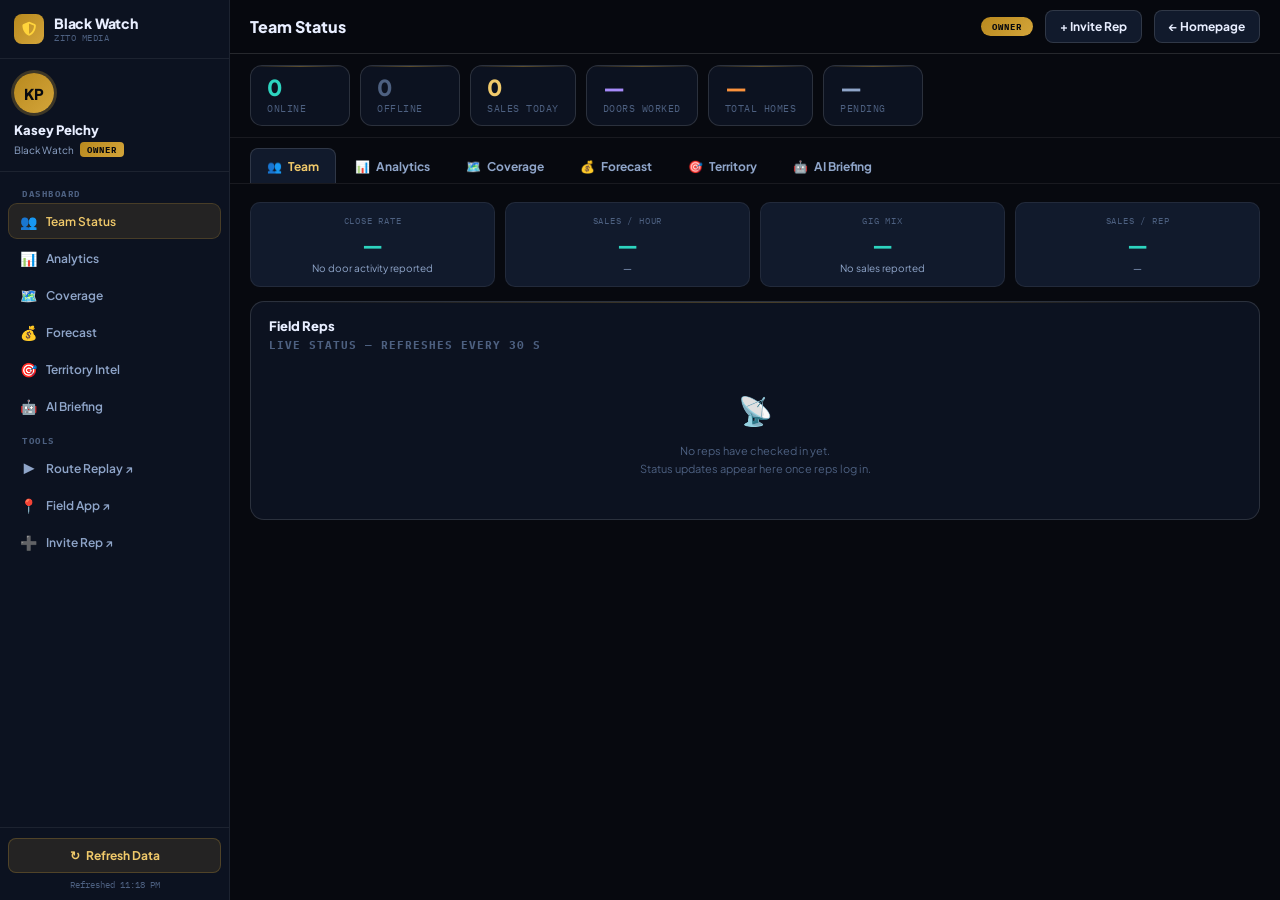
<file: index.html>
<!DOCTYPE html>
<html lang="en">
<head>
  <meta charset="UTF-8">
  <title>Redirecting…</title>
  <meta http-equiv="refresh" content="0; url=./admin.html">
  <script>
    window.location.replace('./admin.html');
  </script>
</head>
<body>
  Redirecting to <a href="./admin.html">admin.html</a>...
</body>
</html>
</file>
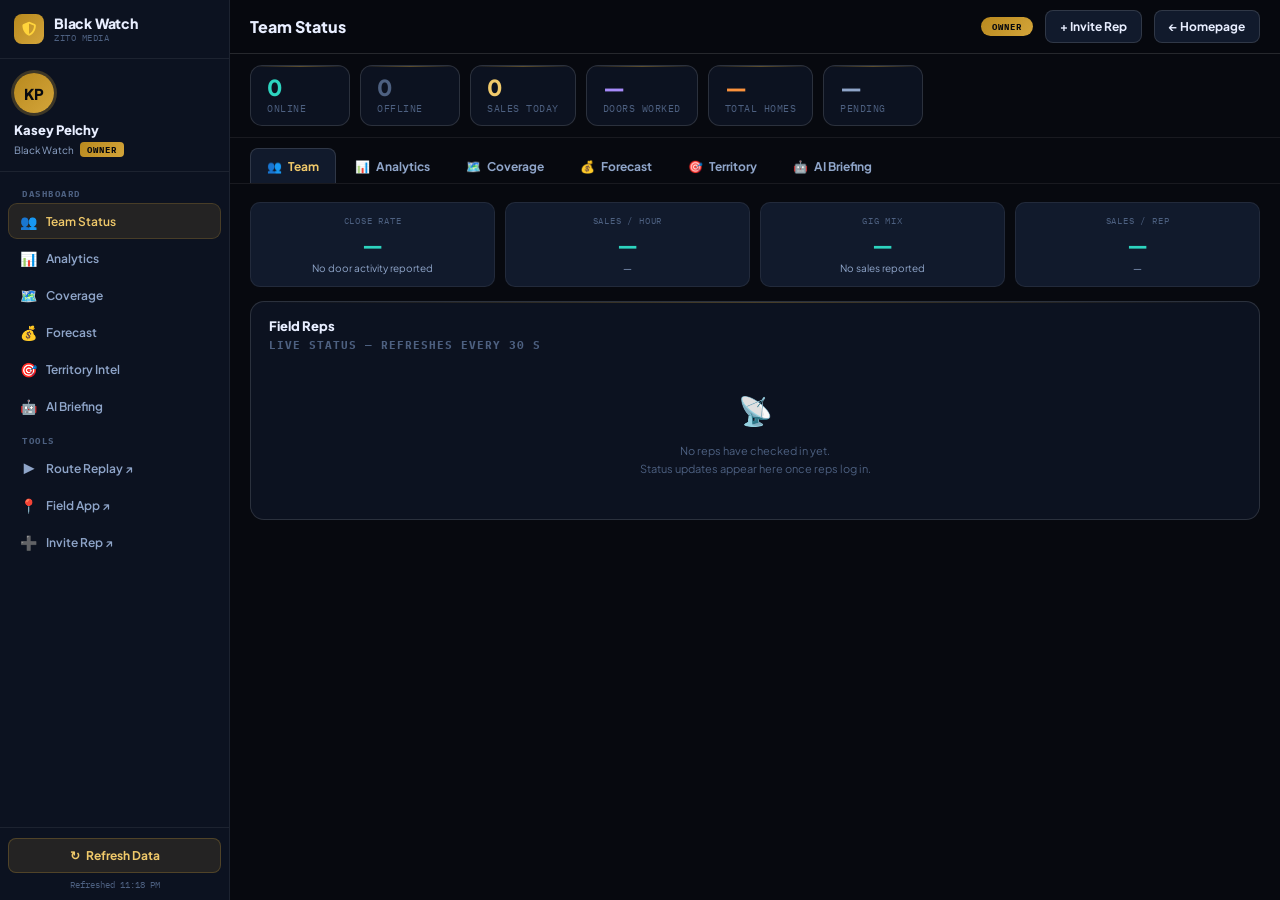
<file: admin.html>
<!DOCTYPE html>
<html lang="en">
<head>
<meta charset="UTF-8">
<meta name="viewport" content="width=device-width, initial-scale=1.0">
<title>Zito FieldOS — Owner Dashboard</title>
<link rel="preconnect" href="https://fonts.googleapis.com">
<link href="https://fonts.googleapis.com/css2?family=Plus+Jakarta+Sans:wght@400;500;600;700;800&family=IBM+Plex+Mono:wght@400;500;600&display=swap" rel="stylesheet">
<link rel="stylesheet" href="https://cdnjs.cloudflare.com/ajax/libs/font-awesome/6.5.2/css/all.min.css">
<style>
/* ══════════════════════════════════════════════════════
   DESIGN TOKENS
══════════════════════════════════════════════════════ */
:root {
  --bg:       #07090f;
  --surface:  #0c1220;
  --s2:       #111a2c;
  --s3:       #162033;
  --border:   rgba(255,255,255,.07);
  --border-s: rgba(255,255,255,.13);
  --gold:     #d4a53a;
  --gold-dim: rgba(212,165,58,.12);
  --gold-t:   #f0c96a;
  --gig:      #2dd4bf;
  --mega:     #a78bfa;
  --danger:   #f43f5e;
  --warn:     #fb923c;
  --blue:     #3b82f6;
  --green:    #10b981;
  --cyan:     #06b6d4;
  --yellow:   #facc15;
  --text:     #e8eeff;
  --t2:       #8fa5c9;
  --muted:    #4d6080;
  --sidebar-w: 230px;
  --top-h:     54px;
  --kpi-h:     72px;
  --tabs-h:    46px;
}
*, *::before, *::after { box-sizing: border-box; margin: 0; padding: 0; }
body {
  font-family: 'Plus Jakarta Sans', sans-serif;
  background: var(--bg);
  color: var(--text);
  height: 100vh;
  display: flex;
  overflow: hidden;
  -webkit-font-smoothing: antialiased;
}

/* ── SIDEBAR ────────────────────────────────────────── */
#sidebar {
  width: var(--sidebar-w);
  height: 100vh;
  flex-shrink: 0;
  background: var(--surface);
  border-right: 1px solid var(--border);
  display: flex;
  flex-direction: column;
  overflow: hidden;
}
.sb-logo {
  display: flex;
  align-items: center;
  gap: 10px;
  padding: 14px 14px;
  border-bottom: 1px solid var(--border);
  flex-shrink: 0;
}
.sb-mark {
  width: 30px; height: 30px;
  background: linear-gradient(135deg, #b8891e, var(--gold));
  border-radius: 8px;
  display: flex; align-items: center; justify-content: center;
  font-size: 14px; font-weight: 900; color: #07090f; flex-shrink: 0;
}
.sb-brand { font-size: 14px; font-weight: 800; letter-spacing: -.2px; line-height: 1.2; }
.sb-sub   { font-size: 9px; color: var(--muted); letter-spacing: .5px; text-transform: uppercase;
  font-family: 'IBM Plex Mono', monospace; }

.sb-profile {
  padding: 14px;
  border-bottom: 1px solid var(--border);
  flex-shrink: 0;
}
.sb-avatar {
  width: 40px; height: 40px; border-radius: 50%;
  background: linear-gradient(135deg, #b8891e, var(--gold));
  display: flex; align-items: center; justify-content: center;
  font-size: 15px; font-weight: 900; color: #07090f;
  margin-bottom: 9px;
  box-shadow: 0 0 0 3px rgba(212,165,58,.25);
}
.sb-name { font-size: 13px; font-weight: 800; color: var(--text); }
.sb-role-row { display: flex; align-items: center; gap: 6px; margin-top: 4px; }
.sb-role { font-size: 10px; color: var(--t2); }
.sb-owner-badge {
  font-size: 9px; font-weight: 800; letter-spacing: 1px; text-transform: uppercase;
  background: linear-gradient(135deg, #b8891e, var(--gold));
  color: #07090f;
  padding: 2px 7px; border-radius: 4px;
  font-family: 'IBM Plex Mono', monospace;
}

.sb-section {
  font-size: 9px; font-weight: 700; text-transform: uppercase;
  letter-spacing: 1.5px; color: var(--muted);
  padding: 10px 14px 4px;
  font-family: 'IBM Plex Mono', monospace;
}
.sb-nav { flex: 1; overflow-y: auto; padding: 6px 8px; }
.sb-item {
  display: flex; align-items: center; gap: 9px;
  padding: 8px 10px; border-radius: 9px;
  cursor: pointer;
  color: var(--t2); font-size: 12px; font-weight: 600;
  margin-bottom: 1px;
  border: 1px solid transparent;
  transition: all .15s;
  white-space: nowrap;
}
.sb-item:hover { background: rgba(255,255,255,.04); color: var(--text); }
.sb-item.active {
  background: var(--gold-dim);
  color: var(--gold-t);
  border-color: rgba(212,165,58,.2);
}
.sb-icon { font-size: 14px; flex-shrink: 0; width: 18px; text-align: center; }

.sb-bottom {
  padding: 10px 8px;
  border-top: 1px solid var(--border);
  flex-shrink: 0;
}
.refresh-btn {
  width: 100%; padding: 9px;
  background: var(--gold-dim);
  border: 1px solid rgba(212,165,58,.25);
  border-radius: 8px;
  color: var(--gold-t); font-size: 12px; font-weight: 700;
  cursor: pointer;
  font-family: 'Plus Jakarta Sans', sans-serif;
  transition: all .18s;
  display: flex; align-items: center; justify-content: center; gap: 6px;
}
.refresh-btn:hover { background: rgba(212,165,58,.2); }
.refresh-btn.spinning .spin-icon { animation: spin .5s linear infinite; display: inline-block; }
@keyframes spin { to { transform: rotate(360deg); } }
.last-refresh {
  text-align: center; font-size: 9px; color: var(--muted);
  font-family: 'IBM Plex Mono', monospace;
  margin-top: 6px;
}

/* ── MAIN ───────────────────────────────────────────── */
#main { flex: 1; display: flex; flex-direction: column; overflow: hidden; }

/* ── TOPBAR ─────────────────────────────────────────── */
#topbar {
  height: var(--top-h); flex-shrink: 0;
  display: flex; align-items: center; padding: 0 20px; gap: 12px;
  background: rgba(7,9,15,.96);
  border-bottom: 1px solid var(--border-s);
  backdrop-filter: blur(12px);
}
.tb-title { font-size: 16px; font-weight: 800; flex: 1; }
.tb-owner {
  padding: 4px 11px; border-radius: 999px;
  font-size: 9px; font-weight: 800; letter-spacing: 1px; text-transform: uppercase;
  background: linear-gradient(135deg, #b8891e, var(--gold));
  color: #07090f; font-family: 'IBM Plex Mono', monospace;
}
.tb-action {
  padding: 8px 14px; border-radius: 8px;
  font-size: 12px; font-weight: 700; cursor: pointer;
  border: 1px solid var(--border-s);
  background: var(--s2); color: var(--text);
  font-family: 'Plus Jakarta Sans', sans-serif;
  transition: all .18s;
  text-decoration: none; display: inline-flex; align-items: center; gap: 5px;
}
.tb-action:hover { border-color: var(--gold); color: var(--gold-t); }
.tb-action.primary {
  background: linear-gradient(135deg, #b8891e, var(--gold));
  color: #07090f; border-color: transparent;
}
.tb-action.primary:hover { filter: brightness(1.08); color: #07090f; }

/* ── KPI BAR ────────────────────────────────────────── */
#kpi-bar {
  display: flex; gap: 10px;
  padding: 11px 20px;
  border-bottom: 1px solid var(--border);
  flex-shrink: 0; overflow-x: auto;
}
.kpi-pill {
  background: var(--surface);
  border: 1px solid var(--border-s);
  border-radius: 12px;
  padding: 10px 16px; min-width: 100px; flex-shrink: 0;
  position: relative; overflow: hidden;
}
.kpi-pill::after {
  content: ''; position: absolute;
  top: 0; left: 0; right: 0; height: 1px;
  background: linear-gradient(90deg, transparent, var(--gold), transparent);
  opacity: .4;
}
.kpi-val { font-size: 22px; font-weight: 800; letter-spacing: -.5px; line-height: 1; }
.kpi-lbl { font-size: 10px; color: var(--muted); text-transform: uppercase;
  letter-spacing: .5px; margin-top: 4px; font-family: 'IBM Plex Mono', monospace; }

/* ── TAB BAR ────────────────────────────────────────── */
#tab-bar {
  display: flex; gap: 2px; padding: 10px 20px 0;
  border-bottom: 1px solid var(--border);
  flex-shrink: 0; overflow-x: auto;
  height: var(--tabs-h);
}
.tab {
  padding: 7px 16px; border-radius: 8px 8px 0 0;
  font-size: 12px; font-weight: 700; cursor: pointer;
  border: 1px solid transparent; border-bottom: none;
  background: transparent; color: var(--t2);
  font-family: 'Plus Jakarta Sans', sans-serif;
  transition: all .15s; white-space: nowrap;
  display: flex; align-items: center; gap: 6px;
}
.tab:hover { color: var(--text); background: rgba(255,255,255,.03); }
.tab.active {
  background: var(--s2);
  color: var(--gold-t);
  border-color: var(--border-s);
  border-bottom-color: var(--s2);
}

/* ── CONTENT ────────────────────────────────────────── */
#content { flex: 1; overflow-y: auto; padding: 18px 20px; }
.panel { display: none; }
.panel.active { display: block; }

/* ── CARDS ──────────────────────────────────────────── */
.card {
  background: var(--surface);
  border: 1px solid var(--border-s);
  border-radius: 14px; padding: 16px 18px; margin-bottom: 14px;
  position: relative; overflow: hidden;
}
.card::before {
  content: ''; position: absolute;
  top: 0; left: 0; right: 0; height: 1px;
  background: linear-gradient(90deg, transparent, var(--gold), transparent);
  opacity: .3;
}
.card-head {
  font-size: 13px; font-weight: 800; margin-bottom: 4px;
  display: flex; align-items: center; gap: 8px;
}
.card-sub { font-size: 11px; color: var(--muted); margin-bottom: 14px; line-height: 1.5; }
.two-col { display: grid; grid-template-columns: 1fr 1fr; gap: 14px; }

/* ── TEAM TAB ───────────────────────────────────────── */
.mgr-perf-grid {
  display: grid; grid-template-columns: repeat(4, 1fr); gap: 10px; margin-bottom: 14px;
}
.mgr-metric {
  background: var(--s2); border: 1px solid var(--border);
  border-radius: 10px; padding: 12px; text-align: center;
}
.mgr-metric-lbl { font-size: 9px; color: var(--muted); text-transform: uppercase;
  letter-spacing: .8px; font-family: 'IBM Plex Mono', monospace; margin-bottom: 5px; }
.mgr-metric-val { font-size: 21px; font-weight: 800; color: var(--gig); }
.mgr-metric-sub { font-size: 10px; color: var(--t2); margin-top: 4px; }

.mgr-list-head { font-size: 11px; font-weight: 700; color: var(--muted);
  text-transform: uppercase; letter-spacing: 1px; margin-bottom: 10px;
  font-family: 'IBM Plex Mono', monospace; }

.mgr-rep-card {
  display: flex; align-items: center; gap: 12px;
  padding: 12px; border-radius: 10px; margin-bottom: 8px;
  background: var(--s2); border: 1px solid var(--border);
}
.mgr-rep-card.rep-online { border-color: rgba(45,212,191,.25); }
.mgr-rep-avatar {
  width: 38px; height: 38px; border-radius: 50%; flex-shrink: 0;
  display: flex; align-items: center; justify-content: center;
  font-size: 13px; font-weight: 800; color: #07090f;
  background: var(--s3); color: var(--muted);
}
.mgr-rep-card.rep-online .mgr-rep-avatar {
  background: linear-gradient(135deg, #0d9488, var(--gig));
  color: #07090f;
}
.mgr-rep-info { flex: 1; min-width: 0; }
.mgr-rep-name { font-size: 13px; font-weight: 700; }
.mgr-rep-meta { font-size: 11px; color: var(--muted); margin-top: 2px; }
.mgr-signout  { font-size: 10px; color: var(--muted); margin-top: 2px; }
.mgr-rep-right { display: flex; flex-direction: column; align-items: flex-end; gap: 4px; flex-shrink: 0; }
.mgr-status-badge {
  padding: 3px 8px; border-radius: 999px;
  font-size: 9px; font-weight: 800; letter-spacing: .5px;
  font-family: 'IBM Plex Mono', monospace;
  display: flex; align-items: center; gap: 4px;
}
.mgr-status-badge.online  { background: rgba(45,212,191,.15); color: var(--gig); }
.mgr-status-badge.offline { background: rgba(77,96,128,.15);  color: var(--muted); }
.mgr-status-dot {
  width: 5px; height: 5px; border-radius: 50%; flex-shrink: 0;
  background: currentColor;
}
.mgr-rep-sales { font-size: 12px; font-weight: 700; color: var(--gold-t); }

/* ── ANALYTICS TAB ──────────────────────────────────── */
.tod-chart {
  display: flex; align-items: flex-end; gap: 3px;
  height: 80px; margin-bottom: 4px;
}
.tod-bar-wrap { flex: 1; display: flex; align-items: flex-end; justify-content: center; position: relative; }
.tod-bar {
  width: 100%; border-radius: 3px 3px 0 0; position: relative;
  min-height: 3px; transition: height .3s;
}
.tod-bar-val {
  position: absolute; top: -16px; left: 50%; transform: translateX(-50%);
  font-size: 8px; color: var(--text); white-space: nowrap;
  font-family: 'IBM Plex Mono', monospace;
}
.tod-x-labels { display: flex; gap: 3px; margin-top: 4px; }
.tod-x-labels span { flex: 1; text-align: center; font-size: 8px; color: var(--muted);
  font-family: 'IBM Plex Mono', monospace; }

.status-bars { display: flex; flex-direction: column; gap: 6px; }
.sbar-row { display: flex; align-items: center; gap: 8px; }
.sbar-lbl { font-size: 11px; color: var(--t2); width: 115px; flex-shrink: 0; text-align: right; }
.sbar-track { flex: 1; height: 8px; background: rgba(255,255,255,.06); border-radius: 4px; overflow: hidden; }
.sbar-fill  { height: 100%; border-radius: 4px; transition: width .4s; }
.sbar-count { font-size: 11px; color: var(--muted); width: 30px;
  font-family: 'IBM Plex Mono', monospace; }

.competitor-grid { display: flex; flex-direction: column; gap: 9px; }
.comp-row-inner { display: flex; align-items: center; gap: 8px; }
.comp-lbl { font-size: 11px; color: var(--t2); width: 90px; flex-shrink: 0; text-align: right; }
.comp-track { flex: 1; height: 10px; background: rgba(255,255,255,.06); border-radius: 5px; overflow: hidden; }
.comp-fill  { height: 100%; border-radius: 5px; transition: width .4s; }
.comp-count { font-size: 11px; color: var(--muted); width: 30px;
  font-family: 'IBM Plex Mono', monospace; }

.leaderboard-list { display: flex; flex-direction: column; gap: 6px; }
.lb-row { display: flex; align-items: center; gap: 10px; padding: 10px;
  background: var(--s2); border-radius: 8px; }
.lb-rank {
  width: 24px; height: 24px; border-radius: 50%; flex-shrink: 0;
  display: flex; align-items: center; justify-content: center;
  font-size: 11px; font-weight: 800;
  background: rgba(255,255,255,.06); color: var(--muted);
}
.lb-rank.gold   { background: rgba(212,165,58,.25); color: var(--gold-t); }
.lb-rank.silver { background: rgba(148,163,184,.2); color: #94a3b8; }
.lb-rank.bronze { background: rgba(180,83,9,.2);    color: var(--warn); }
.lb-name  { font-size: 12px; font-weight: 700; flex: 1; }
.lb-stats { font-size: 10px; color: var(--muted); margin-top: 2px; font-family: 'IBM Plex Mono', monospace; }
.lb-rate  { font-size: 14px; font-weight: 800; color: var(--gig); }

/* ── COVERAGE TAB ───────────────────────────────────── */
.cov-terr-row { margin-bottom: 14px; }
.cov-terr-header { display: flex; justify-content: space-between; align-items: center; margin-bottom: 5px; }
.cov-terr-name  { font-size: 12px; font-weight: 700; }
.cov-terr-stats { font-size: 10px; color: var(--muted); font-family: 'IBM Plex Mono', monospace; }
.cov-track { height: 10px; background: rgba(255,255,255,.06); border-radius: 5px; overflow: hidden; }
.cov-fill  { height: 100%; float: left; border-radius: 5px; transition: width .4s; }

.cov-legend { display: flex; flex-direction: column; gap: 7px; }
.cov-leg-row { display: flex; align-items: center; gap: 8px; font-size: 11px; color: var(--t2); }
.cov-swatch { width: 10px; height: 10px; border-radius: 2px; flex-shrink: 0; display: inline-block; }

/* ── FORECAST TAB ───────────────────────────────────── */
.forecast-hero { text-align: center; padding: 24px 20px; }
.forecast-mrr { font-size: 52px; font-weight: 800; color: var(--gold-t);
  letter-spacing: -2px; margin: 14px 0 6px; }
.forecast-mrr-label { font-size: 11px; color: var(--muted); text-transform: uppercase;
  letter-spacing: 1px; font-family: 'IBM Plex Mono', monospace; }
.fc-inputs-grid { display: grid; grid-template-columns: repeat(3, 1fr); gap: 10px; margin-top: 10px; }
.fc-input-cell { background: var(--s2); border: 1px solid var(--border);
  border-radius: 9px; padding: 12px; text-align: center; }
.fc-input-val { font-size: 18px; font-weight: 800; }
.fc-input-lbl { font-size: 10px; color: var(--muted); text-transform: uppercase;
  letter-spacing: .5px; font-family: 'IBM Plex Mono', monospace; margin-top: 3px; }
.fc-pkg-split { display: flex; gap: 10px; margin-top: 10px; }
.fc-pkg-cell {
  flex: 1; background: var(--s2); border: 1px solid var(--border);
  border-radius: 10px; padding: 14px; text-align: center;
}
.fc-pkg-val { font-size: 18px; font-weight: 800; }
.fc-pkg-lbl { font-size: 10px; color: var(--muted); text-transform: uppercase;
  letter-spacing: .5px; font-family: 'IBM Plex Mono', monospace; margin-top: 3px; }
.fc-terr-table-row {
  display: flex; justify-content: space-between; align-items: center;
  padding: 10px; background: var(--s2); border-radius: 8px;
  margin-bottom: 6px; border: 1px solid var(--border);
}

/* ── TERRITORY TAB ──────────────────────────────────── */
.ti-terr-card { background: var(--s2); border: 1px solid var(--border);
  border-radius: 10px; padding: 13px; margin-bottom: 10px; }
.ti-terr-header { display: flex; justify-content: space-between; align-items: flex-start; margin-bottom: 8px; }
.ti-terr-name { font-size: 13px; font-weight: 800; }
.ti-terr-sig  { font-size: 10px; margin-top: 3px; }
.ti-terr-pct  { font-size: 22px; font-weight: 800; flex-shrink: 0; margin-left: 10px; }
.ti-track { height: 8px; background: rgba(255,255,255,.06); border-radius: 4px;
  overflow: hidden; margin-bottom: 8px; }
.ti-fill  { height: 100%; float: left; border-radius: 4px; }
.ti-terr-stats { display: flex; gap: 12px; flex-wrap: wrap; }
.ti-terr-stats span { font-size: 10px; color: var(--muted); font-family: 'IBM Plex Mono', monospace; }

.ti-comp-header { display: grid; grid-template-columns: 1fr 75px 75px 75px 75px;
  padding: 7px 10px; gap: 4px;
  font-size: 9px; font-weight: 800; text-transform: uppercase; letter-spacing: .5px;
  color: var(--muted); font-family: 'IBM Plex Mono', monospace;
  border-bottom: 1px solid var(--border); }
.ti-comp-row  { display: grid; grid-template-columns: 1fr 75px 75px 75px 75px;
  padding: 8px 10px; gap: 4px; border-radius: 7px; margin-bottom: 2px; }
.ti-comp-row:hover { background: rgba(255,255,255,.025); }
.ti-comp-terr { font-size: 12px; font-weight: 600;
  white-space: nowrap; overflow: hidden; text-overflow: ellipsis; }
.ti-comp-bar-wrap { display: flex; align-items: center; gap: 4px; }
.ti-comp-num   { font-size: 11px; font-family: 'IBM Plex Mono', monospace; width: 20px; flex-shrink: 0; }
.ti-mini-track { flex: 1; height: 5px; background: rgba(255,255,255,.06); border-radius: 3px; overflow: hidden; }

.ti-stale-row { display: flex; align-items: center; gap: 10px; padding: 10px;
  background: var(--s2); border-radius: 8px; margin-bottom: 6px; border: 1px solid var(--border); }
.ti-stale-icon { font-size: 16px; flex-shrink: 0; }
.ti-stale-info { flex: 1; min-width: 0; }
.ti-stale-addr { font-size: 12px; font-weight: 600;
  white-space: nowrap; overflow: hidden; text-overflow: ellipsis; }
.ti-stale-meta { font-size: 10px; color: var(--muted); margin-top: 2px; }
.ti-stale-right { text-align: right; flex-shrink: 0; }
.ti-stale-age  { font-size: 10px; color: var(--muted); font-family: 'IBM Plex Mono', monospace; }
.ti-stale-dist { font-size: 10px; color: var(--t2); font-family: 'IBM Plex Mono', monospace; }

.ti-rec-card { background: var(--s2); border: 1px solid var(--border);
  border-left: 3px solid var(--muted); border-radius: 8px; padding: 12px 14px; margin-bottom: 8px; }
.ti-rec-header  { display: flex; align-items: flex-start; gap: 10px; margin-bottom: 5px; }
.ti-rec-icon    { font-size: 16px; flex-shrink: 0; }
.ti-rec-action  { font-size: 12px; font-weight: 700; line-height: 1.4; flex: 1; }
.ti-rec-territory { font-size: 9px; color: var(--gold-t); font-family: 'IBM Plex Mono', monospace;
  text-transform: uppercase; letter-spacing: .5px; margin-bottom: 5px; }
.ti-rec-detail  { font-size: 11px; color: var(--t2); line-height: 1.5; }
.ti-empty { text-align: center; padding: 20px 14px; font-size: 11px; color: var(--muted); line-height: 1.7; }

/* ── AI TAB ─────────────────────────────────────────── */
.ai-key-row {
  background: var(--s2); border: 1px solid var(--border-s);
  border-radius: 10px; padding: 13px 14px; margin-bottom: 14px;
  display: flex; align-items: center; gap: 10px; flex-wrap: wrap;
}
.ai-key-label { font-size: 11px; font-weight: 700; color: var(--t2); flex-shrink: 0; }
.ai-key-input-wrap { flex: 1; min-width: 200px; display: flex; gap: 6px; }
.ai-key-input {
  flex: 1; background: var(--bg);
  border: 1px solid var(--border-s); border-radius: 7px;
  padding: 8px 11px; color: var(--text);
  font-family: 'IBM Plex Mono', monospace; font-size: 12px;
  outline: none; transition: border-color .2s;
}
.ai-key-input:focus { border-color: var(--gold); }
.ai-key-toggle {
  padding: 8px 10px; background: transparent;
  border: 1px solid var(--border-s); border-radius: 7px;
  cursor: pointer; font-size: 13px;
}
.ai-key-hint { font-size: 10px; color: var(--muted); flex-shrink: 0;
  font-family: 'IBM Plex Mono', monospace; }
.ai-key-hint.saved { color: var(--gig); }

.ai-hero-card {
  background: var(--s2); border: 1px solid var(--border-s);
  border-radius: 12px; padding: 16px 18px; margin-bottom: 12px;
  display: flex; align-items: center; justify-content: space-between; gap: 16px;
}
.ai-hero-title { font-size: 14px; font-weight: 800; margin-bottom: 4px; }
.ai-hero-sub   { font-size: 11px; color: var(--t2); line-height: 1.5; }
.ai-run-btn {
  flex-shrink: 0; padding: 11px 22px;
  background: linear-gradient(135deg, #7c3aed, var(--mega));
  color: #fff; border: none; border-radius: 10px;
  font-family: 'Plus Jakarta Sans', sans-serif;
  font-size: 13px; font-weight: 800; cursor: pointer;
  transition: all .25s;
  box-shadow: 0 4px 20px rgba(167,139,250,.3);
  white-space: nowrap;
}
.ai-run-btn:hover { filter: brightness(1.1); transform: translateY(-1px); }
.ai-run-btn:disabled { opacity: .4; cursor: not-allowed; transform: none; }

.ai-context-pills { display: flex; gap: 6px; flex-wrap: wrap; margin-bottom: 14px; }
.ai-pill {
  background: var(--s2); border: 1px solid var(--border);
  border-radius: 999px; padding: 4px 10px;
  font-size: 10px; color: var(--t2);
  display: flex; align-items: center; gap: 5px;
  font-family: 'IBM Plex Mono', monospace;
}
.ai-pill-dot { width: 6px; height: 6px; border-radius: 50%; background: var(--gig); flex-shrink: 0; }
.ai-pill-dot.warn { background: var(--warn); }
.ai-pill-dot.dim  { background: var(--muted); }

#ai-output { background: var(--s2); border: 1px solid var(--border-s);
  border-radius: 12px; padding: 18px; min-height: 120px; }

.ai-output-placeholder { text-align: center; padding: 36px 20px; }
.ai-placeholder-icon   { font-size: 32px; margin-bottom: 8px; }
.ai-placeholder-txt    { font-size: 12px; color: var(--muted); line-height: 1.6; }

.ai-output-loading { background: var(--s2); border: 1px solid var(--border-s);
  border-radius: 12px; padding: 36px 20px; text-align: center; }
.ai-loading-orb {
  width: 40px; height: 40px; border-radius: 50%;
  border: 3px solid rgba(167,139,250,.2);
  border-top-color: var(--mega);
  animation: spin .8s linear infinite;
  margin: 0 auto 12px;
}
.ai-loading-label { font-size: 13px; font-weight: 700; color: var(--mega); margin-bottom: 6px; }
.ai-loading-steps { font-size: 11px; color: var(--muted); font-family: 'IBM Plex Mono', monospace; }

.ai-output-active  { background: var(--s2); border: 1px solid var(--border-s);
  border-radius: 12px; padding: 18px; }
.ai-section        { margin-bottom: 16px; }
.ai-section-head   { font-size: 10px; font-weight: 700; text-transform: uppercase;
  letter-spacing: 1.5px; color: var(--muted); margin-bottom: 10px;
  font-family: 'IBM Plex Mono', monospace; }
.ai-summary-grid   { display: grid; grid-template-columns: repeat(auto-fit, minmax(90px, 1fr));
  gap: 8px; margin-bottom: 14px; }
.ai-summary-cell   { background: var(--bg); border: 1px solid var(--border);
  border-radius: 8px; padding: 10px; text-align: center; }
.ai-summary-val    { font-size: 16px; font-weight: 800; color: var(--gig); }
.ai-summary-lbl    { font-size: 9px; color: var(--muted); text-transform: uppercase;
  letter-spacing: .5px; font-family: 'IBM Plex Mono', monospace; margin-top: 2px; }
.ai-rec-card { background: var(--bg); border: 1px solid var(--border);
  border-left: 3px solid var(--gold); border-radius: 8px; padding: 10px 12px; margin-bottom: 8px; }
.ai-rec-card.priority-high   { border-left-color: var(--danger); }
.ai-rec-card.priority-medium { border-left-color: var(--warn); }
.ai-rec-card.priority-low    { border-left-color: var(--muted); }
.ai-rec-header   { display: flex; align-items: flex-start; gap: 8px; margin-bottom: 4px; }
.ai-rec-priority {
  padding: 2px 6px; border-radius: 4px; font-size: 9px; font-weight: 800;
  font-family: 'IBM Plex Mono', monospace; letter-spacing: .5px; flex-shrink: 0;
  background: rgba(255,255,255,.06); color: var(--muted); text-transform: uppercase;
}
.ai-rec-territory { font-size: 10px; color: var(--gold-t); font-family: 'IBM Plex Mono', monospace; margin-bottom: 2px; }
.ai-rec-action  { font-size: 12px; font-weight: 700; }
.ai-rec-detail  { font-size: 11px; color: var(--t2); line-height: 1.5; }
.ai-insight-row { display: flex; gap: 8px; padding: 6px 0;
  border-bottom: 1px solid var(--border); font-size: 11px; color: var(--t2); line-height: 1.5; }
.ai-insight-row:last-child { border-bottom: none; }
.ai-insight-icon { flex-shrink: 0; width: 18px; }
.ai-focus-box {
  background: rgba(212,165,58,.07); border: 1px solid rgba(212,165,58,.2);
  border-radius: 9px; padding: 12px 14px;
  font-size: 12px; color: var(--text); line-height: 1.6;
}
.ai-error-box {
  background: rgba(244,63,94,.08); border: 1px solid rgba(244,63,94,.25);
  border-radius: 9px; padding: 14px; font-size: 12px; color: var(--danger); line-height: 1.6;
}
.ai-timestamp { font-size: 9px; color: var(--muted);
  font-family: 'IBM Plex Mono', monospace; text-align: right; margin-top: 10px; }

/* ── SPINNER / LOADING ──────────────────────────────── */
.mgr-loading {
  display: flex; align-items: center; justify-content: center;
  gap: 8px; padding: 24px; font-size: 12px; color: var(--muted);
}
.mgr-spinner {
  width: 14px; height: 14px; border-radius: 50%;
  border: 2px solid rgba(255,255,255,.1);
  border-top-color: var(--gold-t);
  animation: spin .6s linear infinite;
}
.mgr-empty { text-align: center; padding: 24px 14px; font-size: 11px;
  color: var(--muted); line-height: 1.7; }
.mgr-empty-icon { font-size: 28px; margin-bottom: 8px; }

@media (max-width: 900px) {
  #sidebar { display: none; }
  .two-col { grid-template-columns: 1fr; }
  .mgr-perf-grid { grid-template-columns: repeat(2,1fr); }
  .ti-comp-header, .ti-comp-row { grid-template-columns: 1fr 60px 60px 60px 60px; }
}
</style>
</head>
<body>

<!-- ══════════ SIDEBAR ══════════ -->
<nav id="sidebar">
  <div class="sb-logo">
    <div class="sb-mark"><i class="fa-solid fa-shield-halved" style="color: rgb(255, 212, 59);"></i></div>
    <div>
      <div class="sb-brand">Black Watch</div>
      <div class="sb-sub">Zito Media</div>
    </div>
  </div>

  <div class="sb-profile">
    <div class="sb-avatar">KP</div>
    <div class="sb-name">Kasey Pelchy</div>
    <div class="sb-role-row">
      <span class="sb-role">Black Watch</span>
      <span class="sb-owner-badge">OWNER</span>
    </div>
  </div>

  <div class="sb-nav">
    <div class="sb-section">Dashboard</div>
    <div class="sb-item active" data-tab="team"><span class="sb-icon">👥</span>Team Status</div>
    <div class="sb-item" data-tab="analytics"><span class="sb-icon">📊</span>Analytics</div>
    <div class="sb-item" data-tab="coverage"><span class="sb-icon">🗺️</span>Coverage</div>
    <div class="sb-item" data-tab="forecast"><span class="sb-icon">💰</span>Forecast</div>
    <div class="sb-item" data-tab="territory"><span class="sb-icon">🎯</span>Territory Intel</div>
    <div class="sb-item" data-tab="ai"><span class="sb-icon">🤖</span>AI Briefing</div>

    <div class="sb-section">Tools</div>
    <div class="sb-item" onclick="window.open('route-replay.html','_blank')">
      <span class="sb-icon">▶️</span>Route Replay ↗
    </div>
    <div class="sb-item" onclick="window.open('https://zitofiber.vercel.app','_blank')">
      <span class="sb-icon">📍</span>Field App ↗
    </div>
    <div class="sb-item" onclick="window.open('rep-invite.html','_blank')">
      <span class="sb-icon">➕</span>Invite Rep ↗
    </div>
  </div>

  <div class="sb-bottom">
    <button class="refresh-btn" id="refresh-btn" onclick="loadAll()">
      <span class="spin-icon">↻</span> Refresh Data
    </button>
    <div class="last-refresh" id="last-refresh">—</div>
  </div>
</nav>

<!-- ══════════ MAIN ══════════ -->
<div id="main">

  <!-- TOPBAR -->
  <div id="topbar">
    <div class="tb-title" id="tb-title">Team Status</div>
    <div class="tb-owner">OWNER</div>
    <a class="tb-action" href="rep-invite.html" target="_blank">+ Invite Rep</a>
    <a class="tb-action" href="landing.html">← Homepage</a>
  </div>

  <!-- KPI BAR -->
  <div id="kpi-bar">
    <div class="kpi-pill"><div class="kpi-val" id="kpi-online" style="color:var(--gig)">—</div><div class="kpi-lbl">Online</div></div>
    <div class="kpi-pill"><div class="kpi-val" id="kpi-offline" style="color:var(--muted)">—</div><div class="kpi-lbl">Offline</div></div>
    <div class="kpi-pill"><div class="kpi-val" id="kpi-sales" style="color:var(--gold-t)">—</div><div class="kpi-lbl">Sales Today</div></div>
    <div class="kpi-pill"><div class="kpi-val" id="kpi-doors" style="color:var(--mega)">—</div><div class="kpi-lbl">Doors Worked</div></div>
    <div class="kpi-pill"><div class="kpi-val" id="kpi-homes" style="color:var(--warn)">—</div><div class="kpi-lbl">Total Homes</div></div>
    <div class="kpi-pill"><div class="kpi-val" id="kpi-pending" style="color:var(--t2)">—</div><div class="kpi-lbl">Pending</div></div>
  </div>

  <!-- TABS -->
  <div id="tab-bar">
    <button class="tab active" data-tab="team"><span>👥</span> Team</button>
    <button class="tab" data-tab="analytics"><span>📊</span> Analytics</button>
    <button class="tab" data-tab="coverage"><span>🗺️</span> Coverage</button>
    <button class="tab" data-tab="forecast"><span>💰</span> Forecast</button>
    <button class="tab" data-tab="territory"><span>🎯</span> Territory</button>
    <button class="tab" data-tab="ai"><span>🤖</span> AI Briefing</button>
  </div>

  <!-- CONTENT -->
  <div id="content">

    <!-- ── TAB: TEAM ─────────────────────────────────── -->
    <div id="panel-team" class="panel active">

      <!-- Live Performance metrics -->
      <div class="mgr-perf-grid">
        <div class="mgr-metric">
          <div class="mgr-metric-lbl">Close Rate</div>
          <div class="mgr-metric-val" id="mgr-m-close">—</div>
          <div class="mgr-metric-sub" id="mgr-m-close-sub">—</div>
        </div>
        <div class="mgr-metric">
          <div class="mgr-metric-lbl">Sales / Hour</div>
          <div class="mgr-metric-val" id="mgr-m-pace">—</div>
          <div class="mgr-metric-sub" id="mgr-m-pace-sub">—</div>
        </div>
        <div class="mgr-metric">
          <div class="mgr-metric-lbl">Gig Mix</div>
          <div class="mgr-metric-val" id="mgr-m-gigmix">—</div>
          <div class="mgr-metric-sub" id="mgr-m-gigmix-sub">—</div>
        </div>
        <div class="mgr-metric">
          <div class="mgr-metric-lbl">Sales / Rep</div>
          <div class="mgr-metric-val" id="mgr-m-spr">—</div>
          <div class="mgr-metric-sub" id="mgr-m-spr-sub">—</div>
        </div>
      </div>

      <!-- Rep list -->
      <div class="card">
        <div class="card-head">Field Reps</div>
        <div class="mgr-list-head" style="margin-top:4px">Live Status — refreshes every 30 s</div>
        <div id="mgr-rep-list">
          <div class="mgr-loading"><div class="mgr-spinner"></div>Loading rep data…</div>
        </div>
      </div>

    </div>

    <!-- ── TAB: ANALYTICS ────────────────────────────── -->
    <div id="panel-analytics" class="panel">

      <div class="two-col">
        <div class="card">
          <div class="card-head">🕐 Best Hours to Knock</div>
          <div class="card-sub">Close rate by hour of day — based on all recorded door knocks</div>
          <div id="ana-tod-chart" class="tod-chart"></div>
          <div class="tod-x-labels" id="ana-tod-labels"></div>
        </div>
        <div class="card">
          <div class="card-head">📶 Status Breakdown</div>
          <div class="card-sub">Disposition of all worked doors</div>
          <div id="ana-status-bars" class="status-bars"></div>
        </div>
      </div>

      <div class="two-col">
        <div class="card">
          <div class="card-head">🆚 Competitor Landscape</div>
          <div class="card-sub">What service do prospects already have?</div>
          <div id="ana-competitor" class="competitor-grid"></div>
        </div>
        <div class="card">
          <div class="card-head">👤 Rep Leaderboard</div>
          <div class="card-sub">Ranked by close rate — minimum 5 doors worked</div>
          <div id="ana-leaderboard" class="leaderboard-list"></div>
        </div>
      </div>

    </div>

    <!-- ── TAB: COVERAGE ─────────────────────────────── -->
    <div id="panel-coverage" class="panel">

      <div class="two-col">
        <div class="card">
          <div class="card-head">Territory Coverage</div>
          <div class="card-sub">% of addresses knocked per territory</div>
          <div id="cov-territory-bars"></div>
        </div>
        <div class="card">
          <div class="card-head">📍 Coverage Legend</div>
          <div class="cov-legend" style="margin-top:6px">
            <div class="cov-leg-row"><span class="cov-swatch" style="background:#10b981"></span>Mega Sale</div>
            <div class="cov-leg-row"><span class="cov-swatch" style="background:rgba(0,86,150,.6)"></span>Gig Sale (worked, not sold)</div>
            <div class="cov-leg-row"><span class="cov-swatch" style="background:#d97706"></span>Not Home</div>
            <div class="cov-leg-row"><span class="cov-swatch" style="background:#ef4444"></span>Not Interested / Brightspeed</div>
            <div class="cov-leg-row"><span class="cov-swatch" style="background:#818cf8"></span>In Contract</div>
            <div class="cov-leg-row"><span class="cov-swatch" style="background:#06b6d4"></span>Go Back Later</div>
            <div class="cov-leg-row"><span class="cov-swatch" style="background:#6b7280"></span>Pending / Untouched</div>
          </div>
        </div>
      </div>

    </div>

    <!-- ── TAB: FORECAST ─────────────────────────────── -->
    <div id="panel-forecast" class="panel">

      <div class="card forecast-hero">
        <div class="card-head" style="justify-content:center">📡 Revenue Projection</div>
        <div class="card-sub" style="text-align:center">Based on current close rate applied to remaining pending homes</div>
        <div class="forecast-mrr" id="fc-mrr">—</div>
        <div class="forecast-mrr-label">Projected Monthly Recurring Revenue</div>
      </div>

      <div class="card">
        <div class="card-head">Projection Inputs</div>
        <div class="fc-inputs-grid" id="fc-inputs-grid"></div>
      </div>

      <div class="card">
        <div class="card-head">Territory Breakdown</div>
        <div id="fc-territory-table"></div>
      </div>

      <div class="card">
        <div class="card-head">Package Revenue Split</div>
        <div class="fc-pkg-split" id="fc-pkg-split"></div>
      </div>

    </div>

    <!-- ── TAB: TERRITORY INTEL ──────────────────────── -->
    <div id="panel-territory" class="panel">

      <div class="card">
        <div class="card-head">📡 Territory Saturation</div>
        <div class="card-sub">How worked-out is each territory? When to rotate reps in.</div>
        <div id="ti-saturation"></div>
      </div>

      <div class="card">
        <div class="card-head">🆚 Competitor Breakdown by Territory</div>
        <div class="card-sub">Brightspeed, in-contract, open market and Zito sales — per territory</div>
        <div id="ti-competitor-table"></div>
      </div>

      <div class="card">
        <div class="card-head">🔄 Follow-Up Queue</div>
        <div class="card-sub">Go Back Later &amp; Not Home doors — sorted oldest first</div>
        <div id="ti-stale-list"></div>
      </div>

      <div class="card">
        <div class="card-head">📋 Deploy Recommendations</div>
        <div class="card-sub">Where to focus reps next based on coverage and close rate data</div>
        <div id="ti-recommendations"></div>
      </div>

    </div>

    <!-- ── TAB: AI BRIEFING ──────────────────────────── -->
    <div id="panel-ai" class="panel">

      <div class="ai-key-row">
        <div class="ai-key-label">Anthropic API Key</div>
        <div class="ai-key-input-wrap">
          <input class="ai-key-input" id="ai-key-input" type="password"
            placeholder="sk-ant-api03-…" oninput="aiKeySave()"
            autocomplete="off" spellcheck="false">
          <button class="ai-key-toggle" onclick="aiKeyToggle()" title="Show/hide">👁</button>
        </div>
        <div class="ai-key-hint" id="ai-key-hint">Saved in your browser only — never sent to the sheet</div>
      </div>

      <div class="ai-hero-card">
        <div>
          <div class="ai-hero-title">🤖 Field Intelligence Briefing</div>
          <div class="ai-hero-sub">Claude analyses all live territory, rep, competitor, and forecast data to give you actionable deployment recommendations.</div>
        </div>
        <button class="ai-run-btn" id="ai-run-btn" onclick="runAIAnalysis()">
          <span id="ai-run-btn-label">▶ Run Analysis</span>
        </button>
      </div>

      <div class="ai-context-pills" id="ai-context-pills"></div>

      <div id="ai-output">
        <div class="ai-output-placeholder">
          <div class="ai-placeholder-icon">🧠</div>
          <div class="ai-placeholder-txt">Enter your Anthropic API key above, then press Run Analysis.<br>Claude will analyse all your live field data and generate a full briefing.</div>
        </div>
      </div>
      <div class="ai-timestamp" id="ai-timestamp"></div>

    </div>

  </div><!-- /content -->
</div><!-- /main -->

<script>
// ══════════════════════════════════════════════════════
//  CONFIG
// ══════════════════════════════════════════════════════
var SCRIPT_URL  = 'https://script.google.com/macros/s/AKfycbyyqHh3H5qbBxB2fP9dPsymDoreXGwvrjCLT-ROQGBLMjBXKpprt3LWCC2aHbbeovJp/exec';
var OWNER_NAME  = 'Kasey Pelchy';
var STALE_HOURS = 2;
var FC_MONTHLY  = { mega: 35.95, gig: 45.95 };  // base + eero + proc
var mgrAutoRefresh = null;
var aiLastResult   = null;

// ══════════════════════════════════════════════════════
//  STATE — mirrors field app globals
// ══════════════════════════════════════════════════════
var addresses = [];
var repList   = [];

// ══════════════════════════════════════════════════════
//  HELPERS — exact copies from app.js
// ══════════════════════════════════════════════════════
function escHtml(s) {
  return String(s || '').replace(/&/g,'&amp;').replace(/</g,'&lt;').replace(/>/g,'&gt;');
}
function pct(x)  { return Math.round(x * 100) + '%'; }
function usd(n)  { return '$' + Number(n).toFixed(0).replace(/\B(?=(\d{3})+(?!\d))/g, ','); }
function num1(x) { return (Math.round(Number(x) * 10) / 10).toFixed(1); }

function isKnockable(a) {
  var ac = (a.activeCount || '').toLowerCase().trim();
  var s  = (a.status      || '').toLowerCase().trim();
  if (ac === 'active' || ac === 'existing' || ac === 'customer') return false;
  if (s  === 'active' || s  === 'activecustomer')                return false;
  return true;
}

function buildTerrMap() {
  var m = {};
  addresses.forEach(function(a) {
    var t = (a.territory || 'Unknown').trim();
    if (!m[t]) m[t] = {
      total:0, worked:0, pending:0, sales:0,
      mega:0, gig:0, nothome:0,
      brightspeed:0, incontract:0, goback:0,
      notinterested:0, vacant:0, business:0,
      existingCustomers:0
    };
    var d = m[t];
    var s = (a.status || 'pending').toLowerCase();
    if (!isKnockable(a)) { d.existingCustomers++; return; }
    d.total++;
    if (!s || s === 'pending' || s === 'homes passed') { d.pending++; return; }
    d.worked++;
    if      (s === 'mega')          { d.mega++;         d.sales++; }
    else if (s === 'gig')           { d.gig++;          d.sales++; }
    else if (s.startsWith('nothome')) d.nothome++;
    else if (s === 'brightspeed' || s === 'competitor') d.brightspeed++;
    else if (s === 'incontract')    d.incontract++;
    else if (s === 'goback')        d.goback++;
    else if (s === 'notinterested') d.notinterested++;
    else if (s === 'vacant')        d.vacant++;
    else if (s === 'business')      d.business++;
  });
  return m;
}

function getStaleAddresses() {
  var now = Date.now();
  return addresses.filter(function(a) {
    var s = (a.status || '').toLowerCase();
    if (s !== 'nothome' && s !== 'goback') return false;
    if (!a.knockedAt) return true;
    return (now - new Date(a.knockedAt).getTime()) / 3600000 >= STALE_HOURS;
  }).sort(function(a, b) {
    var ta = a.knockedAt ? new Date(a.knockedAt).getTime() : 0;
    var tb = b.knockedAt ? new Date(b.knockedAt).getTime() : 0;
    return ta - tb;
  });
}

function timeAgo(iso) {
  var diff = Math.floor((Date.now() - new Date(iso).getTime()) / 1000);
  if (diff < 60)    return diff + 's ago';
  if (diff < 3600)  return Math.floor(diff / 60) + 'm ago';
  if (diff < 86400) return Math.floor(diff / 3600) + 'h ago';
  return Math.floor(diff / 86400) + 'd ago';
}

function noDataMsg(msg) {
  return '<div class="ti-empty">' + escHtml(msg) + '</div>';
}

// ══════════════════════════════════════════════════════
//  DATA LOADING
// ══════════════════════════════════════════════════════
function loadAll() {
  var btn = document.getElementById('refresh-btn');
  if (btn) btn.classList.add('spinning');

  var repUrl  = SCRIPT_URL + '?action=repStatus&_t=' + Date.now();
  var addrUrl = SCRIPT_URL + '?action=addresses&repName=' + encodeURIComponent(OWNER_NAME) +
                '&isManager=true&_t=' + Date.now();

  Promise.all([
    fetch(repUrl).then(function(r){ return r.json(); }).catch(function(){ return {reps:[]}; }),
    fetch(addrUrl).then(function(r){ return r.json(); }).catch(function(){ return {rows:[]}; })
  ]).then(function(results) {
    repList   = results[0].reps || [];
    addresses = (results[1].rows || []).map(function(row, i){
      return Object.assign({}, row, { id: i });
    });

    updateKPIs();
    renderActiveTab();

    var now = new Date();
    document.getElementById('last-refresh').textContent =
      'Refreshed ' + now.toLocaleTimeString([], { hour:'2-digit', minute:'2-digit' });

    if (btn) btn.classList.remove('spinning');
  }).catch(function(err){
    console.error('Load failed:', err);
    if (btn) btn.classList.remove('spinning');
  });
}

// ══════════════════════════════════════════════════════
//  KPI BAR
// ══════════════════════════════════════════════════════
function updateKPIs() {
  var online  = repList.filter(function(r){ return r.status === 'online'; }).length;
  var offline = repList.filter(function(r){ return r.status !== 'online'; }).length;
  var sales   = repList.reduce(function(s,r){ return s + (Number(r.totalSales)||0); }, 0);
  var doors   = repList.reduce(function(s,r){ return s + (Number(r.doorsWorked)||0); }, 0);

  var knockable = addresses.filter(isKnockable);
  var homes     = knockable.length;
  var pending   = knockable.filter(function(a){
    var s = (a.status||'pending').toLowerCase();
    return !s || s === 'pending';
  }).length;

  document.getElementById('kpi-online').textContent  = online;
  document.getElementById('kpi-offline').textContent = offline;
  document.getElementById('kpi-sales').textContent   = sales;
  document.getElementById('kpi-doors').textContent   = doors || '—';
  document.getElementById('kpi-homes').textContent   = homes ? homes.toLocaleString() : '—';
  document.getElementById('kpi-pending').textContent = pending ? pending.toLocaleString() : '—';
}

// ══════════════════════════════════════════════════════
//  TEAM TAB  (mirrors refreshManagerPanel → renderRepList)
// ══════════════════════════════════════════════════════
function renderRepList(reps) {
  var onlineReps  = reps.filter(function(r){ return r.status === 'online'; });
  var offlineReps = reps.filter(function(r){ return r.status !== 'online'; });

  var megaTotal  = reps.reduce(function(s,r){ return s + (Number(r.megaSales)||0); }, 0);
  var gigTotal   = reps.reduce(function(s,r){ return s + (Number(r.gigSales)||0);  }, 0);
  var totalSales = reps.reduce(function(s,r){ return s + (Number(r.totalSales)||0); }, 0);
  var doorsWorked= reps.reduce(function(s,r){ return s + (Number(r.doorsWorked)||0); }, 0);
  if (!doorsWorked && totalSales) doorsWorked = totalSales * 3;

  var nowMs       = Date.now();
  var activeHours = onlineReps.reduce(function(s,r){
    var t0 = r.firstSeen ? new Date(r.firstSeen).getTime()
           : (r.lastSeen ? new Date(r.lastSeen).getTime() : nowMs);
    return s + Math.max((nowMs - t0) / 3600000, 0.25);
  }, 0);

  // Performance metrics
  var closeRate = doorsWorked > 0 ? totalSales / doorsWorked : 0;
  var pace      = activeHours > 0 ? totalSales / activeHours : 0;
  var denom     = megaTotal + gigTotal;
  var gigMix    = denom > 0 ? gigTotal / denom : 0;
  var spr       = onlineReps.length > 0 ? totalSales / onlineReps.length : 0;

  document.getElementById('mgr-m-close').textContent   = doorsWorked > 0 ? pct(closeRate) : '—';
  document.getElementById('mgr-m-pace').textContent    = activeHours > 0 ? num1(pace) : '—';
  document.getElementById('mgr-m-gigmix').textContent  = denom > 0 ? pct(gigMix) : '—';
  document.getElementById('mgr-m-spr').textContent     = onlineReps.length > 0 ? num1(spr) : '—';
  document.getElementById('mgr-m-close-sub').textContent  = doorsWorked > 0 ? totalSales + ' sales / ' + doorsWorked + ' worked' : 'No door activity reported';
  document.getElementById('mgr-m-pace-sub').textContent   = activeHours > 0 ? 'Across ' + onlineReps.length + ' online rep' + (onlineReps.length===1?'':'s') : '—';
  document.getElementById('mgr-m-gigmix-sub').textContent = denom > 0 ? gigTotal + ' Gig • ' + megaTotal + ' Mega' : 'No sales reported';
  document.getElementById('mgr-m-spr-sub').textContent    = onlineReps.length > 0 ? 'Online reps only' : '—';

  if (reps.length === 0) {
    document.getElementById('mgr-rep-list').innerHTML =
      '<div class="mgr-empty"><div class="mgr-empty-icon">📡</div>' +
      'No reps have checked in yet.<br>Status updates appear here once reps log in.</div>';
    return;
  }

  var sorted = onlineReps.concat(offlineReps).sort(function(a,b){
    if (a.status==='online' && b.status!=='online') return -1;
    if (a.status!=='online' && b.status==='online') return  1;
    return (a.name||'').localeCompare(b.name||'');
  });

  document.getElementById('mgr-rep-list').innerHTML = sorted.map(function(rep) {
    var isOn   = rep.status === 'online';
    var parts  = (rep.name||'Rep').trim().split(/\s+/);
    var initials = parts.length >= 2
      ? (parts[0][0] + parts[parts.length-1][0]).toUpperCase()
      : (rep.name||'?').slice(0,2).toUpperCase();
    var lastSeen = rep.lastSeen ? timeAgo(rep.lastSeen) : 'No activity';
    var mega     = Number(rep.megaSales)||0;
    var gig      = Number(rep.gigSales)||0;
    var total    = Number(rep.totalSales)||(mega+gig);
    var salesStr = total + ' sale' + (total===1?'':'s');
    if (mega||gig) salesStr += ' (' + mega + ' Mega / ' + gig + ' Gig)';

    return '<div class="mgr-rep-card ' + (isOn?'rep-online':'') + '">' +
      '<div class="mgr-rep-avatar">' + escHtml(initials) + '</div>' +
      '<div class="mgr-rep-info">' +
        '<div class="mgr-rep-name">' + escHtml(rep.name||'Unknown') + '</div>' +
        '<div class="mgr-rep-meta">Last seen: ' + lastSeen + '</div>' +
        (!isOn && rep.signOutTime ? '<div class="mgr-signout">Signed out ' + timeAgo(rep.signOutTime) + '</div>' : '') +
      '</div>' +
      '<div class="mgr-rep-right">' +
        '<div class="mgr-status-badge ' + (isOn?'online':'offline') + '">' +
          '<span class="mgr-status-dot"></span>' + (isOn?'ONLINE':'OFFLINE') +
        '</div>' +
        '<div class="mgr-rep-sales">' + escHtml(salesStr) + '</div>' +
      '</div>' +
    '</div>';
  }).join('');
}

// ══════════════════════════════════════════════════════
//  ANALYTICS TAB — exact copies from app.js
// ══════════════════════════════════════════════════════
function renderAnalyticsTab() {
  renderTodChart();
  renderStatusBars();
  renderCompetitor();
  renderLeaderboard();
}

function renderTodChart() {
  var hourSales  = new Array(24).fill(0);
  var hourKnocks = new Array(24).fill(0);

  addresses.forEach(function(a) {
    if (!a.knockedAt) return;
    var h = new Date(a.knockedAt).getHours();
    if (h < 0 || h > 23) return;
    hourKnocks[h]++;
    if (a.status === 'mega' || a.status === 'gig') hourSales[h]++;
  });

  var hours = [], labels = [];
  for (var h = 7; h <= 21; h++) {
    hours.push(h);
    labels.push(h < 12 ? h + 'a' : h === 12 ? '12p' : (h-12) + 'p');
  }

  var maxRate = 0;
  var rates = hours.map(function(h) {
    var rate = hourKnocks[h] > 0 ? hourSales[h] / hourKnocks[h] : 0;
    if (rate > maxRate) maxRate = rate;
    return { h:h, rate:rate, knocks:hourKnocks[h], sales:hourSales[h] };
  });

  var chartEl = document.getElementById('ana-tod-chart');
  var labelEl = document.getElementById('ana-tod-labels');
  var total   = hourKnocks.reduce(function(s,v){ return s+v; }, 0);

  if (total === 0) {
    chartEl.innerHTML = '<div style="width:100%;text-align:center;padding:20px 0;font-size:11px;color:var(--muted)">No knock data yet — populates as reps log door contacts</div>';
    labelEl.innerHTML = '';
    return;
  }

  chartEl.innerHTML = rates.map(function(r) {
    var hp  = maxRate > 0 ? Math.max((r.rate / maxRate) * 100, r.knocks > 0 ? 5 : 1) : 2;
    var col = r.rate >= 0.15 ? '#10b981' : r.rate >= 0.08 ? '#facc15' : r.knocks > 0 ? '#d97706' : 'rgba(255,255,255,.08)';
    var lbl = r.knocks > 0 ? pct(r.rate) : '';
    return '<div class="tod-bar-wrap">' +
      '<div class="tod-bar" style="height:' + hp + '%;background:' + col + '">' +
        (lbl ? '<div class="tod-bar-val">' + lbl + '</div>' : '') +
      '</div></div>';
  }).join('');

  labelEl.innerHTML = labels.map(function(l){ return '<span>' + l + '</span>'; }).join('');
}

function renderStatusBars() {
  var el = document.getElementById('ana-status-bars');
  if (!el) return;

  var counts = {};
  var worked = addresses.filter(function(a) {
    var s = (a.status || 'pending').toLowerCase();
    return isKnockable(a) && s !== 'pending' && s !== '' && s !== 'homes passed';
  });
  worked.forEach(function(a) {
    var s = (a.status||'other').toLowerCase();
    counts[s] = (counts[s]||0) + 1;
  });

  var total = worked.length;
  if (!total) { el.innerHTML = noDataMsg('No worked doors yet'); return; }

  var statusColors = {
    mega:'#a78bfa', gig:'#2dd4bf', nothome:'#d97706', nothome2:'#d97706', nothome3:'#d97706', nothome4:'#d97706',
    brightspeed:'#ef4444', competitor:'#ef4444', incontract:'#818cf8',
    goback:'#06b6d4', notinterested:'#f43f5e', vacant:'#6b7280', business:'#94a3b8'
  };
  var statusLabels = {
    mega:'Mega Sale', gig:'Gig Sale', nothome:'Not Home', nothome2:'Not Home ×2',
    nothome3:'Not Home ×3', nothome4:'Not Home ×4', brightspeed:'Brightspeed',
    competitor:'Competitor', incontract:'In Contract', goback:'Go Back Later',
    notinterested:'Not Interested', vacant:'Vacant', business:'Business', activecustomer:'Active Cust.'
  };

  el.innerHTML = Object.entries(counts)
    .sort(function(a,b){ return b[1]-a[1]; })
    .slice(0, 10)
    .map(function(entry) {
      var s = entry[0], c = entry[1];
      var col = statusColors[s] || '#4d6080';
      var lbl = statusLabels[s] || s;
      var w   = ((c / total) * 100).toFixed(1);
      return '<div class="sbar-row">' +
        '<div class="sbar-lbl">' + escHtml(lbl) + '</div>' +
        '<div class="sbar-track"><div class="sbar-fill" style="width:' + w + '%;background:' + col + '"></div></div>' +
        '<div class="sbar-count">' + c + '</div>' +
      '</div>';
    }).join('');
}

function renderCompetitor() {
  var el = document.getElementById('ana-competitor');
  if (!el) return;
  var knockable = addresses.filter(isKnockable);
  var total     = knockable.length || 1;
  var bs   = knockable.filter(function(a){ return a.status==='brightspeed'||a.status==='competitor'; }).length;
  var ic   = knockable.filter(function(a){ return a.status==='incontract'; }).length;
  var sold = knockable.filter(function(a){ return a.status==='mega'||a.status==='gig'; }).length;
  var open = Math.max(total - bs - ic - sold, 0);

  el.innerHTML = [
    { lbl:'Brightspeed', val:bs,   col:'#ef4444' },
    { lbl:'In Contract', val:ic,   col:'#818cf8' },
    { lbl:'Zito Sales',  val:sold, col:'#10b981' },
    { lbl:'Open Market', val:open, col:'#06b6d4' }
  ].map(function(x){
    var w = ((x.val / total) * 100).toFixed(0);
    return '<div class="comp-row-inner">' +
      '<div class="comp-lbl">' + x.lbl + '</div>' +
      '<div class="comp-track"><div class="comp-fill" style="width:' + w + '%;background:' + x.col + '"></div></div>' +
      '<div class="comp-count">' + x.val + '</div>' +
    '</div>';
  }).join('');
}

function renderLeaderboard() {
  var el = document.getElementById('ana-leaderboard');
  if (!el) return;

  var repData = {};
  addresses.forEach(function(a) {
    var rep = (a.salesperson || '').trim();
    if (!rep || !isKnockable(a)) return;
    if (!repData[rep]) repData[rep] = { doors:0, sales:0 };
    var s = (a.status||'pending').toLowerCase();
    if (s !== 'pending' && s !== '' && s !== 'homes passed') repData[rep].doors++;
    if (s === 'mega' || s === 'gig') repData[rep].sales++;
  });

  var rows = Object.keys(repData)
    .filter(function(r){ return repData[r].doors >= 5; })
    .map(function(r){ var d=repData[r]; return {name:r,doors:d.doors,sales:d.sales,rate:d.doors>0?d.sales/d.doors:0}; })
    .sort(function(a,b){ return b.rate - a.rate; });

  if (!rows.length) {
    el.innerHTML = '<div style="text-align:center;padding:16px;font-size:11px;color:var(--muted)">Need at least 5 doors per rep to rank</div>';
    return;
  }

  var medals = ['gold','silver','bronze'];
  el.innerHTML = rows.map(function(r, i) {
    return '<div class="lb-row">' +
      '<div class="lb-rank ' + (medals[i]||'') + '">' + (i+1) + '</div>' +
      '<div style="flex:1">' +
        '<div class="lb-name">' + escHtml(r.name) + '</div>' +
        '<div class="lb-stats">' + r.sales + ' sales / ' + r.doors + ' doors</div>' +
      '</div>' +
      '<div class="lb-rate">' + pct(r.rate) + '</div>' +
    '</div>';
  }).join('');
}

// ══════════════════════════════════════════════════════
//  COVERAGE TAB — mirrors renderCoverageTab in app.js
// ══════════════════════════════════════════════════════
function renderCoverageTab() {
  var el = document.getElementById('cov-territory-bars');
  if (!el) return;

  var terrMap = buildTerrMap();
  var names   = Object.keys(terrMap).sort();

  if (!names.length) { el.innerHTML = noDataMsg('No territory data available'); return; }

  el.innerHTML = names.map(function(t) {
    var d       = terrMap[t];
    var covPct  = d.total > 0 ? d.worked / d.total : 0;
    var soldPct = d.total > 0 ? d.sales  / d.total : 0;
    var soldW   = (soldPct * 100).toFixed(1);
    var wrkdW   = ((covPct - soldPct) * 100).toFixed(1);

    return '<div class="cov-terr-row">' +
      '<div class="cov-terr-header">' +
        '<span class="cov-terr-name">' + escHtml(t) + '</span>' +
        '<span class="cov-terr-stats">' +
          d.worked + '/' + d.total + ' worked · ' + pct(covPct) + ' coverage · ' + d.sales + ' sales' +
        '</span>' +
      '</div>' +
      '<div class="cov-track">' +
        '<div class="cov-fill" style="width:' + soldW + '%;background:#10b981"></div>' +
        '<div class="cov-fill" style="width:' + wrkdW + '%;background:rgba(0,86,150,.6)"></div>' +
      '</div>' +
    '</div>';
  }).join('');
}

// ══════════════════════════════════════════════════════
//  FORECAST TAB — mirrors renderForecastTab in app.js
// ══════════════════════════════════════════════════════
function renderForecastTab() {
  var knockable  = addresses.filter(isKnockable);
  var totalHomes = knockable.length;
  var soldMega   = knockable.filter(function(a){ return a.status==='mega'; }).length;
  var soldGig    = knockable.filter(function(a){ return a.status==='gig';  }).length;
  var totalSold  = soldMega + soldGig;
  var worked     = knockable.filter(function(a){
    var s = (a.status||'pending').toLowerCase();
    return s !== 'pending' && s !== '' && s !== 'homes passed';
  }).length;
  var pending    = knockable.filter(function(a){
    var s = (a.status||'pending').toLowerCase();
    return !s || s === 'pending';
  }).length;

  var closeRate  = worked > 0 ? totalSold / worked : 0;
  var gigMix     = totalSold > 0 ? soldGig / totalSold : 0.40;
  var projSales  = Math.round(pending * closeRate);
  var projGig    = Math.round(projSales * gigMix);
  var projMega   = projSales - projGig;
  var currentMRR = (soldMega * FC_MONTHLY.mega) + (soldGig  * FC_MONTHLY.gig);
  var projMRR    = currentMRR + (projMega * FC_MONTHLY.mega) + (projGig * FC_MONTHLY.gig);

  var mrrEl = document.getElementById('fc-mrr');
  if (mrrEl) mrrEl.textContent = usd(projMRR);

  var inputsEl = document.getElementById('fc-inputs-grid');
  if (inputsEl) {
    inputsEl.innerHTML = [
      { val: totalHomes, lbl: 'Total Homes' },
      { val: pending,    lbl: 'Pending' },
      { val: worked > 0 ? pct(closeRate) : '—', lbl: 'Close Rate' },
      { val: projSales,  lbl: 'Projected Sales' },
      { val: usd(currentMRR), lbl: 'Current MRR' },
      { val: pct(gigMix), lbl: 'Gig Mix' }
    ].map(function(x){
      return '<div class="fc-input-cell">' +
        '<div class="fc-input-val">' + x.val + '</div>' +
        '<div class="fc-input-lbl">' + x.lbl + '</div>' +
      '</div>';
    }).join('');
  }

  // Territory table
  var terrMap  = buildTerrMap();
  var tNames   = Object.keys(terrMap).sort();
  var tableEl  = document.getElementById('fc-territory-table');
  if (tableEl) {
    if (!tNames.length) { tableEl.innerHTML = noDataMsg('No territory data'); }
    else {
      tableEl.innerHTML = tNames.map(function(t) {
        var d   = terrMap[t];
        var cr  = d.worked > 0 ? d.sales / d.worked : closeRate;
        var pSales = Math.round(d.pending * cr);
        var pG     = Math.round(pSales * gigMix);
        var pM     = pSales - pG;
        var pMRR   = (pM * FC_MONTHLY.mega) + (pG * FC_MONTHLY.gig);
        return '<div class="fc-terr-table-row">' +
          '<div>' +
            '<div style="font-size:12px;font-weight:700">' + escHtml(t) + '</div>' +
            '<div style="font-size:10px;color:var(--muted);margin-top:2px;font-family:\'IBM Plex Mono\',monospace">' +
              d.sales + ' sold · ' + d.pending + ' pending · ' + (worked>0?pct(cr):'—') + ' close rate' +
            '</div>' +
          '</div>' +
          '<div style="text-align:right">' +
            '<div style="font-size:14px;font-weight:800;color:var(--gold-t)">' + usd(pMRR) + '</div>' +
            '<div style="font-size:9px;color:var(--muted);font-family:\'IBM Plex Mono\',monospace">projected MRR</div>' +
          '</div>' +
        '</div>';
      }).join('');
    }
  }

  // Package split
  var splitEl = document.getElementById('fc-pkg-split');
  if (splitEl) {
    splitEl.innerHTML = [
      { lbl:'Mega Speed',  count:soldMega, proj:soldMega+projMega, mrr:(soldMega+projMega)*FC_MONTHLY.mega, col:var_mega() },
      { lbl:'Gig Speed',   count:soldGig,  proj:soldGig+projGig,   mrr:(soldGig+projGig)*FC_MONTHLY.gig,   col:var_gig()  }
    ].map(function(x){
      return '<div class="fc-pkg-cell">' +
        '<div class="fc-pkg-val" style="color:' + x.col + '">' + usd(x.mrr) + '</div>' +
        '<div class="fc-pkg-lbl">' + x.lbl + '</div>' +
        '<div style="font-size:10px;color:var(--muted);margin-top:4px">' +
          x.count + ' current · ' + x.proj + ' projected' +
        '</div>' +
      '</div>';
    }).join('');
  }
}

function var_mega(){ return '#a78bfa'; }
function var_gig() { return '#2dd4bf'; }

// ══════════════════════════════════════════════════════
//  TERRITORY INTEL TAB — mirrors renderTerritoryTab
// ══════════════════════════════════════════════════════
function renderTerritoryTab() {
  renderSaturation();
  renderCompetitorByTerritory();
  renderStaleList();
  renderDeployRecommendations();
}

function renderSaturation() {
  var el = document.getElementById('ti-saturation');
  if (!el) return;
  var terrMap = buildTerrMap();
  var names   = Object.keys(terrMap).sort();
  if (!names.length) { el.innerHTML = noDataMsg('No territory data loaded'); return; }

  el.innerHTML = names.map(function(t) {
    var d   = terrMap[t];
    var cov = d.total > 0 ? d.worked / d.total : 0;
    var cr  = d.worked > 0 ? d.sales / d.worked : 0;

    var sig, sigColor;
    if      (cov >= 0.90) { sig='Saturated — consider rotating reps out';             sigColor='#ef4444'; }
    else if (cov >= 0.70) { sig='Well-worked — push for closes on remaining homes';    sigColor='#facc15'; }
    else if (cov >= 0.40) { sig='Active — good opportunity remaining';                 sigColor='#10b981'; }
    else                  { sig='Fresh territory — high opportunity';                   sigColor='#06b6d4'; }

    var covW  = (cov * 100).toFixed(1);
    var soldW = d.total > 0 ? ((d.sales / d.total) * 100).toFixed(1) : 0;

    return '<div class="ti-terr-card">' +
      '<div class="ti-terr-header">' +
        '<div>' +
          '<div class="ti-terr-name">' + escHtml(t) + '</div>' +
          '<div class="ti-terr-sig" style="color:' + sigColor + '">' + sig + '</div>' +
        '</div>' +
        '<div class="ti-terr-pct" style="color:' + sigColor + '">' + covW + '%</div>' +
      '</div>' +
      '<div class="ti-track">' +
        '<div class="ti-fill" style="width:' + soldW + '%;background:#10b981"></div>' +
        '<div class="ti-fill" style="width:' + (covW - soldW) + '%;background:rgba(0,86,150,.55)"></div>' +
      '</div>' +
      '<div class="ti-terr-stats">' +
        '<span>' + d.worked + '/' + d.total + ' knocked</span>' +
        '<span>' + d.sales + ' sales</span>' +
        '<span>Close rate: ' + pct(cr) + '</span>' +
        '<span>' + d.pending + ' remaining</span>' +
      '</div>' +
    '</div>';
  }).join('');
}

function renderCompetitorByTerritory() {
  var el = document.getElementById('ti-competitor-table');
  if (!el) return;
  var terrMap = buildTerrMap();
  var names   = Object.keys(terrMap).sort();
  if (!names.length) { el.innerHTML = noDataMsg('No territory data loaded'); return; }

  var rows = '<div class="ti-comp-header">' +
    '<span class="ti-comp-terr">Territory</span>' +
    '<span style="color:#ef4444;font-size:9px;font-weight:700;font-family:\'IBM Plex Mono\',monospace">Brightspd</span>' +
    '<span style="color:#818cf8;font-size:9px;font-weight:700;font-family:\'IBM Plex Mono\',monospace">In Contr</span>' +
    '<span style="color:#10b981;font-size:9px;font-weight:700;font-family:\'IBM Plex Mono\',monospace">Zito</span>' +
    '<span style="color:#06b6d4;font-size:9px;font-weight:700;font-family:\'IBM Plex Mono\',monospace">Open</span>' +
  '</div>';

  rows += names.map(function(t) {
    var d     = terrMap[t];
    var total = d.total || 1;
    var open  = Math.max(total - d.brightspeed - d.incontract - d.sales, 0);

    function bar(val, color) {
      var w = ((val / total) * 100).toFixed(0);
      return '<div class="ti-comp-bar-wrap">' +
        '<span class="ti-comp-num">' + val + '</span>' +
        '<div class="ti-mini-track"><div style="width:' + w + '%;background:' + color + ';height:100%;border-radius:2px"></div></div>' +
      '</div>';
    }

    return '<div class="ti-comp-row">' +
      '<span class="ti-comp-terr" title="' + escHtml(t) + '">' + escHtml(t) + '</span>' +
      bar(d.brightspeed, '#ef4444') +
      bar(d.incontract,  '#818cf8') +
      bar(d.sales,       '#10b981') +
      bar(open,          '#06b6d4') +
    '</div>';
  }).join('');

  el.innerHTML = rows;
}

function renderStaleList() {
  var el    = document.getElementById('ti-stale-list');
  if (!el) return;
  var stale = getStaleAddresses();

  if (!stale.length) {
    el.innerHTML = '<div class="ti-empty">No follow-up contacts — all Not Home and Go Back doors are fresh or cleared 👍</div>';
    return;
  }

  var now = Date.now();
  el.innerHTML = stale.slice(0, 20).map(function(a) {
    var s     = (a.status||'').toLowerCase();
    var icon  = s === 'goback' ? '🔄' : '🚪';
    var label = s === 'goback' ? 'Go Back' : 'Not Home';
    var color = s === 'goback' ? '#06b6d4' : '#d97706';
    var age   = a.knockedAt
      ? (function(){ var hrs=(now-new Date(a.knockedAt).getTime())/3600000;
          return hrs<1?Math.round(hrs*60)+'m ago':hrs<24?hrs.toFixed(1)+'h ago':Math.floor(hrs/24)+'d ago'; })()
      : 'unknown';

    return '<div class="ti-stale-row">' +
      '<div class="ti-stale-icon">' + icon + '</div>' +
      '<div class="ti-stale-info">' +
        '<div class="ti-stale-addr">' + escHtml(a.address) + '</div>' +
        '<div class="ti-stale-meta">' +
          '<span style="color:' + color + '">' + label + '</span>' +
          (a.note ? ' · ' + escHtml(a.note.substring(0, 40)) : '') +
        '</div>' +
      '</div>' +
      '<div class="ti-stale-right">' +
        '<div class="ti-stale-age">' + age + '</div>' +
      '</div>' +
    '</div>';
  }).join('') +
  (stale.length > 20 ? '<div class="ti-empty" style="margin-top:8px">+ ' + (stale.length-20) + ' more</div>' : '');
}

function renderDeployRecommendations() {
  var el = document.getElementById('ti-recommendations');
  if (!el) return;
  var terrMap = buildTerrMap();
  var names   = Object.keys(terrMap);
  if (!names.length) { el.innerHTML = noDataMsg('No territory data to analyze'); return; }

  var recs = [];
  names.forEach(function(t) {
    var d    = terrMap[t];
    var cov  = d.total > 0 ? d.worked / d.total : 0;
    var cr   = d.worked > 0 ? d.sales / d.worked : 0;
    var staleCount = addresses.filter(function(a){
      return (a.territory||'').trim()===t && (a.status==='nothome'||a.status==='goback');
    }).length;

    if (cov >= 0.90) {
      recs.push({ t, priority:'high',   icon:'🔴', action:'Rotate out — '+(cov*100).toFixed(0)+'% worked, only '+d.pending+' homes left', detail:'Territory is effectively saturated. Move reps to a fresh area to maintain pace.' });
    } else if (staleCount >= 10 && cov >= 0.50) {
      recs.push({ t, priority:'medium', icon:'🔄', action:'Schedule a revisit day — '+staleCount+' Not Home / Go Back contacts waiting', detail:'High stale count suggests many residents were not home. A dedicated revisit run could yield hidden sales.' });
    } else if (cr >= 0.12 && cov < 0.50) {
      recs.push({ t, priority:'high',   icon:'🟢', action:'Double down — '+pct(cr)+' close rate with '+d.pending+' homes untouched', detail:'Above-average performance with significant runway remaining. Add more reps or extend hours here.' });
    } else if (cr < 0.05 && d.worked >= 20) {
      recs.push({ t, priority:'low',    icon:'🟡', action:'Review approach — only '+pct(cr)+' close rate after '+d.worked+' doors', detail:'Low close rate may indicate high competitor penetration or wrong rep-territory fit. Check competitor data.' });
    } else if (cov < 0.20 && d.total > 50) {
      recs.push({ t, priority:'medium', icon:'🔵', action:'Fresh territory — send more reps to '+t, detail:'Only '+(cov*100).toFixed(0)+'% worked. High opportunity — deploy additional reps to increase pace.' });
    }
  });

  if (!recs.length) {
    el.innerHTML = '<div class="ti-empty">All territories are well-balanced — no urgent recommendations right now.</div>';
    return;
  }

  var order = { high:0, medium:1, low:2 };
  recs.sort(function(a,b){ return (order[a.priority]||0) - (order[b.priority]||0); });

  var borderColors = { high:'#ef4444', medium:'#facc15', low:'#6b7280' };

  el.innerHTML = recs.map(function(r) {
    return '<div class="ti-rec-card" style="border-left-color:' + (borderColors[r.priority]||'#6b7280') + '">' +
      '<div class="ti-rec-territory">' + escHtml(r.t) + '</div>' +
      '<div class="ti-rec-header">' +
        '<div class="ti-rec-icon">' + r.icon + '</div>' +
        '<div class="ti-rec-action">' + escHtml(r.action) + '</div>' +
      '</div>' +
      '<div class="ti-rec-detail">' + escHtml(r.detail) + '</div>' +
    '</div>';
  }).join('');
}

// ══════════════════════════════════════════════════════
//  AI TAB — exact copy of app.js renderAITab / runAIAnalysis / renderAIResult
// ══════════════════════════════════════════════════════
function renderAITab() {
  var saved = localStorage.getItem('fieldos_ai_key') || '';
  var input = document.getElementById('ai-key-input');
  if (input && saved) {
    input.value = saved;
    var hint = document.getElementById('ai-key-hint');
    if (hint) { hint.textContent = '✓ Key saved in this browser'; hint.className = 'ai-key-hint saved'; }
  }
  renderAIContextPills();
  if (aiLastResult) renderAIResult(aiLastResult);
}

function aiKeySave() {
  var input = document.getElementById('ai-key-input');
  var hint  = document.getElementById('ai-key-hint');
  if (!input) return;
  var val = input.value.trim();
  if (val) {
    localStorage.setItem('fieldos_ai_key', val);
    if (hint) { hint.textContent = '✓ Key saved in this browser'; hint.className = 'ai-key-hint saved'; }
  } else {
    localStorage.removeItem('fieldos_ai_key');
    if (hint) { hint.textContent = 'Saved in your browser only — never sent to the sheet'; hint.className = 'ai-key-hint'; }
  }
}

function aiKeyToggle() {
  var input = document.getElementById('ai-key-input');
  if (input) input.type = (input.type === 'password') ? 'text' : 'password';
}

function renderAIContextPills() {
  var el = document.getElementById('ai-context-pills');
  if (!el) return;
  var terrMap     = buildTerrMap();
  var territories = Object.keys(terrMap);
  var knockable   = addresses.filter(isKnockable);
  var worked      = knockable.filter(function(a){
    var s=(a.status||'pending').toLowerCase();
    return s!=='pending'&&s!==''&&s!=='homes passed';
  }).length;
  var totalSales  = knockable.filter(function(a){ return a.status==='mega'||a.status==='gig'; }).length;
  var staleCount  = getStaleAddresses().length;

  var pills = [
    { dot:'default', label: territories.length + ' territor' + (territories.length===1?'y':'ies') },
    { dot:'default', label: knockable.length + ' homes' },
    { dot:'default', label: worked + ' knocked' },
    { dot: totalSales > 0 ? 'default' : 'dim', label: totalSales + ' sales' },
    { dot: staleCount > 5 ? 'warn' : 'default', label: staleCount + ' follow-ups' }
  ];

  el.innerHTML = pills.map(function(p){
    return '<div class="ai-pill">' +
      '<div class="ai-pill-dot ' + (p.dot!=='default'?p.dot:'') + '"></div>' +
      p.label +
    '</div>';
  }).join('');
}

function buildAIPayload() {
  var terrMap   = buildTerrMap();
  var knockable = addresses.filter(isKnockable);

  var territoryStats = Object.keys(terrMap).map(function(t) {
    var d  = terrMap[t];
    var cr = d.worked>0 ? d.sales/d.worked : 0;
    var cov= d.total>0  ? d.worked/d.total : 0;
    return {
      name:t, totalHomes:d.total, knocked:d.worked, pending:d.pending,
      coveragePct:Math.round(cov*100), sales:d.sales, mega:d.mega, gig:d.gig,
      closeRatePct:Math.round(cr*100), notHome:d.nothome, brightspeed:d.brightspeed,
      inContract:d.incontract, goBack:d.goback, notInterested:d.notinterested,
      vacant:d.vacant, business:d.business, existingCustomers:d.existingCustomers
    };
  });

  var totalWorked = knockable.filter(function(a){
    var s=(a.status||'pending').toLowerCase();
    return s!=='pending'&&s!==''&&s!=='homes passed';
  }).length;
  var totalSold  = knockable.filter(function(a){ return a.status==='mega'||a.status==='gig'; }).length;
  var totalMega  = knockable.filter(function(a){ return a.status==='mega'; }).length;
  var totalGig   = knockable.filter(function(a){ return a.status==='gig';  }).length;
  var pending    = knockable.filter(function(a){ var s=(a.status||'pending').toLowerCase(); return !s||s==='pending'; }).length;
  var globalCR   = totalWorked>0 ? totalSold/totalWorked : 0;
  var gigMix     = totalSold>0   ? totalGig/totalSold    : 0;

  var stale = getStaleAddresses();
  var staleByTerritory = {};
  stale.forEach(function(a){
    var t=(a.territory||'Unknown').trim();
    if (!staleByTerritory[t]) staleByTerritory[t]={goBack:0,notHome:0};
    if (a.status==='goback') staleByTerritory[t].goBack++;
    else                     staleByTerritory[t].notHome++;
  });

  var currentMRR = (totalMega*FC_MONTHLY.mega)+(totalGig*FC_MONTHLY.gig);
  var projSales  = Math.round(pending*globalCR);
  var projGig    = Math.round(projSales*(gigMix||0.40));
  var projMega   = projSales-projGig;
  var projMRR    = currentMRR+(projMega*FC_MONTHLY.mega)+(projGig*FC_MONTHLY.gig);

  return {
    generatedAt: new Date().toISOString(),
    summary: {
      totalKnockableHomes:knockable.length, totalKnocked:totalWorked,
      totalPending:pending, totalSales:totalSold, megaSales:totalMega, gigSales:totalGig,
      globalCloseRatePct:Math.round(globalCR*100), gigMixPct:Math.round(gigMix*100),
      currentMRR:Math.round(currentMRR), projectedMRR:Math.round(projMRR),
      projectedAdditionalSales:projSales, totalFollowUps:stale.length,
      onlineReps:repList.filter(function(r){return r.status==='online';}).length,
      totalReps:repList.length
    },
    territories:  territoryStats,
    reps:         repList.map(function(r){ return {name:r.name,online:r.status==='online',sales:r.totalSales||0}; }),
    followUpsByTerritory: staleByTerritory
  };
}

function runAIAnalysis() {
  var btn   = document.getElementById('ai-run-btn');
  var label = document.getElementById('ai-run-btn-label');
  var out   = document.getElementById('ai-output');

  function resetBtn(txt) {
    if (btn)   btn.disabled = false;
    if (label) label.textContent = txt || '↻ Re-run Analysis';
  }

  var apiKey = ((document.getElementById('ai-key-input')||{}).value||'').trim() ||
               (localStorage.getItem('fieldos_ai_key')||'').trim();

  if (!apiKey) {
    if (out) { out.className='ai-output-active'; out.innerHTML='<div class="ai-error-box">⚠ Enter your Anthropic API key above first.</div>'; }
    return;
  }

  if (btn)   btn.disabled = true;
  if (label) label.textContent = '⏳ Analysing…';
  if (out) {
    out.className = 'ai-output-loading';
    out.innerHTML = '<div class="ai-loading-orb"></div>' +
      '<div class="ai-loading-label">Analysing field data…</div>' +
      '<div class="ai-loading-steps" id="ai-loading-step">Building territory snapshot</div>';
  }

  var steps = ['Building territory snapshot','Computing close rates & coverage','Scanning competitor landscape',
    'Evaluating follow-up queue','Generating deployment recommendations','Writing briefing…'];
  var stepIdx  = 0;
  var stepTimer = setInterval(function(){
    stepIdx = (stepIdx+1) % steps.length;
    var el = document.getElementById('ai-loading-step');
    if (el) el.textContent = steps[stepIdx];
  }, 1800);

  var payload;
  try { payload = buildAIPayload(); }
  catch(e) { clearInterval(stepTimer); if(out){out.className='ai-output-active';out.innerHTML='<div class="ai-error-box">⚠ '+escHtml(e.message)+'</div>';} resetBtn('▶ Run Analysis'); return; }

  var s = payload.summary || {};
  var summaryLines = [
    'Total knockable homes: '         + s.totalKnockableHomes,
    'Total knocked: '                 + s.totalKnocked,
    'Pending (untouched): '           + s.totalPending,
    'Total sales: '                   + s.totalSales + ' (' + s.megaSales + ' Mega, ' + s.gigSales + ' Gig)',
    'Global close rate: '             + s.globalCloseRatePct + '%',
    'Gig mix: '                       + s.gigMixPct + '%',
    'Current MRR: $'                  + s.currentMRR,
    'Projected full-territory MRR: $' + s.projectedMRR,
    'Projected additional sales: '    + s.projectedAdditionalSales,
    'Open follow-up contacts: '       + s.totalFollowUps,
    'Online reps: '                   + s.onlineReps + ' of ' + s.totalReps
  ].join('\n');

  var terrLines = (payload.territories||[]).map(function(t){
    return '  • '+t.name+': '+t.coveragePct+'% coverage, '+t.closeRatePct+'% close rate, '+t.sales+' sales, '+t.pending+
      ' pending | Brightspeed='+t.brightspeed+' InContract='+t.inContract+' NotHome='+t.notHome+' GoBack='+t.goBack;
  }).join('\n') || '  No territory data';

  var repLines = (payload.reps||[]).map(function(r){
    return '  • '+r.name+' ['+(r.online?'ONLINE':'offline')+'] — '+r.sales+' sales';
  }).join('\n') || '  No rep data';

  var followUpLines = Object.keys(payload.followUpsByTerritory||{}).map(function(t){
    var f=payload.followUpsByTerritory[t];
    return '  • '+t+': '+f.goBack+' Go Back, '+f.notHome+' Not Home';
  }).join('\n') || '  None';

  var systemPrompt =
    'You are a field sales operations analyst for Zito Media, a fiber internet company. ' +
    'You receive real-time door-knocking data and produce a concise, actionable daily briefing for the owner. ' +
    'Be direct and specific. Use exact numbers. Avoid generic advice. ' +
    'Prioritize actions by urgency and revenue impact. ' +
    'Gig Speed ($54.95/mo) is higher value than Mega Speed ($44.95/mo). ' +
    'Respond ONLY with a valid JSON object — no markdown fences, no preamble. ' +
    'Schema:\n{"headline":"one punchy sentence","situation":"2-3 sentences","metrics":[{"label":"","value":""}],' +
    '"recommendations":[{"priority":"high|medium|low","territory":"name or null","action":"specific action","reasoning":"why, citing data"}],' +
    '"insights":[{"icon":"📊","text":"insight"}],"repCoaching":[{"rep":"Name","note":"specific note"}],' +
    '"todaysFocus":"one paragraph: single most important thing right now"}';

  var userPrompt =
    '── OVERALL SUMMARY ──\n' + summaryLines +
    '\n\n── TERRITORY BREAKDOWN ──\n' + terrLines +
    '\n\n── REP STATUS ──\n' + repLines +
    '\n\n── FOLLOW-UP QUEUE ──\n' + followUpLines +
    '\n\nProduce the JSON briefing now.';

  var MAX_RETRIES = 3, retryCount = 0;
  var requestBody = JSON.stringify({
    model:'claude-sonnet-4-6', max_tokens:4000,
    system:systemPrompt, messages:[{role:'user',content:userPrompt}]
  });

  function attemptFetch() {
    var ctrl = new AbortController();
    var tid  = setTimeout(function(){ ctrl.abort(); }, 45000);

    fetch('https://api.anthropic.com/v1/messages', {
      method:'POST', signal:ctrl.signal,
      headers:{
        'Content-Type':'application/json',
        'x-api-key':apiKey,
        'anthropic-version':'2023-06-01',
        'anthropic-dangerous-direct-browser-access':'true'
      },
      body:requestBody
    })
    .then(function(r){
      clearTimeout(tid);
      if (r.status===529||r.status===503) {
        retryCount++;
        if (retryCount<=MAX_RETRIES) {
          var delay=retryCount*8000;
          var el=document.getElementById('ai-loading-step');
          if(el) el.textContent='API busy — retrying in '+(delay/1000)+'s ('+retryCount+'/'+MAX_RETRIES+')';
          setTimeout(attemptFetch,delay); return null;
        }
        return r.text().then(function(){ throw new Error('Anthropic API overloaded. Wait 30–60 s and try again.'); });
      }
      if (!r.ok) return r.text().then(function(t){ throw new Error('HTTP '+r.status+': '+t.substring(0,200)); });
      return r.json();
    })
    .then(function(apiResult){
      if (!apiResult) return;
      clearInterval(stepTimer);
      var raw = (apiResult.content&&apiResult.content[0]&&apiResult.content[0].text)
        ? apiResult.content[0].text.trim() : '';
      if (!raw) throw new Error('Empty response from Claude.');
      raw = raw.replace(/^```json\s*/i,'').replace(/^```\s*/i,'').replace(/```\s*$/i,'').trim();
      var bs=raw.indexOf('{'), be=raw.lastIndexOf('}');
      if (bs>0||(be>0&&be<raw.length-1)) raw=raw.substring(bs,be+1);

      var analysis;
      try { analysis=JSON.parse(raw); }
      catch(e){
        var fixed=raw.replace(/,\s*([}\]])/g,'$1').replace(/([{,]\s*)'([^']+)'(\s*:)/g,'$1"$2"$3').replace(/:\s*'([^']*)'/g,': "$1"');
        try { analysis=JSON.parse(fixed); } catch(e2){ throw new Error('Could not parse response. Raw: '+raw.substring(0,120)); }
      }

      aiLastResult = { status:'ok', analysis:analysis };
      renderAIResult(aiLastResult);
      var ts=document.getElementById('ai-timestamp');
      if (ts) ts.textContent='Generated '+new Date().toLocaleTimeString([],{hour:'2-digit',minute:'2-digit'});
      resetBtn('↻ Re-run Analysis');
    })
    .catch(function(err){
      clearInterval(stepTimer); clearTimeout(tid);
      var msg=err.name==='AbortError'?'Request timed out after 45 s. Check your API key and try again.':String(err.message||err);
      if(out){out.className='ai-output-active';out.innerHTML='<div class="ai-error-box">⚠ '+escHtml(msg)+'</div>';}
      resetBtn('▶ Run Analysis');
    });
  }

  attemptFetch();
}

function renderAIResult(data) {
  var out = document.getElementById('ai-output');
  if (!out) return;
  out.className = 'ai-output-active';
  var r = data.analysis || {};
  var html = '';

  if (r.headline) {
    html += '<div class="ai-section">' +
      '<div style="font-size:15px;font-weight:700;color:var(--text);margin-bottom:8px;line-height:1.4">' + escHtml(r.headline) + '</div>';
    if (r.situation) html += '<div style="font-size:12.5px;color:var(--muted);line-height:1.6;margin-bottom:10px">' + escHtml(r.situation) + '</div>';
    html += '</div>';
  }

  if (r.metrics && r.metrics.length) {
    html += '<div class="ai-summary-grid">';
    r.metrics.forEach(function(m){ html += '<div class="ai-summary-cell"><div class="ai-summary-val">'+escHtml(String(m.value))+'</div><div class="ai-summary-lbl">'+escHtml(m.label)+'</div></div>'; });
    html += '</div>';
  }

  if (r.recommendations && r.recommendations.length) {
    html += '<div class="ai-section"><div class="ai-section-head">🎯 Deployment Recommendations</div>';
    r.recommendations.forEach(function(rec){
      var pri=(rec.priority||'medium').toLowerCase();
      html += '<div class="ai-rec-card priority-'+escHtml(pri)+'">' +
        '<div class="ai-rec-header">' +
          '<span class="ai-rec-priority">'+pri.toUpperCase()+'</span>' +
          '<div>' +
            (rec.territory?'<div class="ai-rec-territory">📍 '+escHtml(rec.territory)+'</div>':'') +
            '<div class="ai-rec-action">'+escHtml(rec.action)+'</div>' +
          '</div>' +
        '</div>' +
        (rec.reasoning?'<div class="ai-rec-detail">'+escHtml(rec.reasoning)+'</div>':'') +
      '</div>';
    });
    html += '</div>';
  }

  if (r.insights && r.insights.length) {
    html += '<div class="ai-section"><div class="ai-section-head">💡 Key Insights</div>';
    r.insights.forEach(function(ins){ html += '<div class="ai-insight-row"><span class="ai-insight-icon">'+escHtml(ins.icon||'▸')+'</span><span>'+escHtml(ins.text)+'</span></div>'; });
    html += '</div>';
  }

  if (r.repCoaching && r.repCoaching.length) {
    html += '<div class="ai-section"><div class="ai-section-head">👤 Rep Coaching Notes</div>';
    r.repCoaching.forEach(function(note){ html += '<div class="ai-insight-row"><span class="ai-insight-icon">•</span><span><strong>'+escHtml(note.rep)+'</strong> — '+escHtml(note.note)+'</span></div>'; });
    html += '</div>';
  }

  if (r.todaysFocus) {
    html += '<div class="ai-section"><div class="ai-section-head">⚡ Today\'s Focus</div>' +
      '<div class="ai-focus-box">'+escHtml(r.todaysFocus)+'</div></div>';
  }

  out.innerHTML = html || '<div class="ai-output-placeholder"><div class="ai-placeholder-icon">✅</div><div class="ai-placeholder-txt">Analysis complete but no structured output returned.</div></div>';
}

// ══════════════════════════════════════════════════════
//  TAB ROUTING
// ══════════════════════════════════════════════════════
var TAB_TITLES = {
  team:'Team Status', analytics:'Analytics', coverage:'Coverage',
  forecast:'Forecast', territory:'Territory Intel', ai:'AI Briefing'
};
var activeTab = 'team';

function renderActiveTab() {
  if      (activeTab === 'team')      renderRepList(repList);
  else if (activeTab === 'analytics') renderAnalyticsTab();
  else if (activeTab === 'coverage')  renderCoverageTab();
  else if (activeTab === 'forecast')  renderForecastTab();
  else if (activeTab === 'territory') renderTerritoryTab();
  else if (activeTab === 'ai')        renderAITab();
}

function switchTab(tab) {
  activeTab = tab;

  document.querySelectorAll('.tab').forEach(function(b){ b.classList.remove('active'); });
  document.querySelectorAll('.sb-item[data-tab]').forEach(function(b){ b.classList.remove('active'); });
  document.querySelectorAll('.panel').forEach(function(p){ p.classList.remove('active'); });

  document.querySelectorAll('[data-tab="'+tab+'"]').forEach(function(el){ el.classList.add('active'); });
  var panel = document.getElementById('panel-'+tab);
  if (panel) panel.classList.add('active');

  var title = document.getElementById('tb-title');
  if (title) title.textContent = TAB_TITLES[tab] || tab;

  renderActiveTab();
}

// Wire up all tab buttons + sidebar items
document.querySelectorAll('[data-tab]').forEach(function(el){
  el.addEventListener('click', function(){ switchTab(el.dataset.tab); });
});

// ══════════════════════════════════════════════════════
//  BOOT
// ══════════════════════════════════════════════════════
window.addEventListener('load', function(){
  // Restore AI key
  var saved = localStorage.getItem('fieldos_ai_key') || '';
  if (saved) {
    var inp = document.getElementById('ai-key-input');
    if (inp) inp.value = saved;
    var hint = document.getElementById('ai-key-hint');
    if (hint) { hint.textContent = '✓ Key saved in this browser'; hint.className = 'ai-key-hint saved'; }
  }

  loadAll();
  // Auto-refresh every 30 s — same cadence as field app manager panel
  mgrAutoRefresh = setInterval(loadAll, 30000);
});
</script>
</body>
</html>
</file>
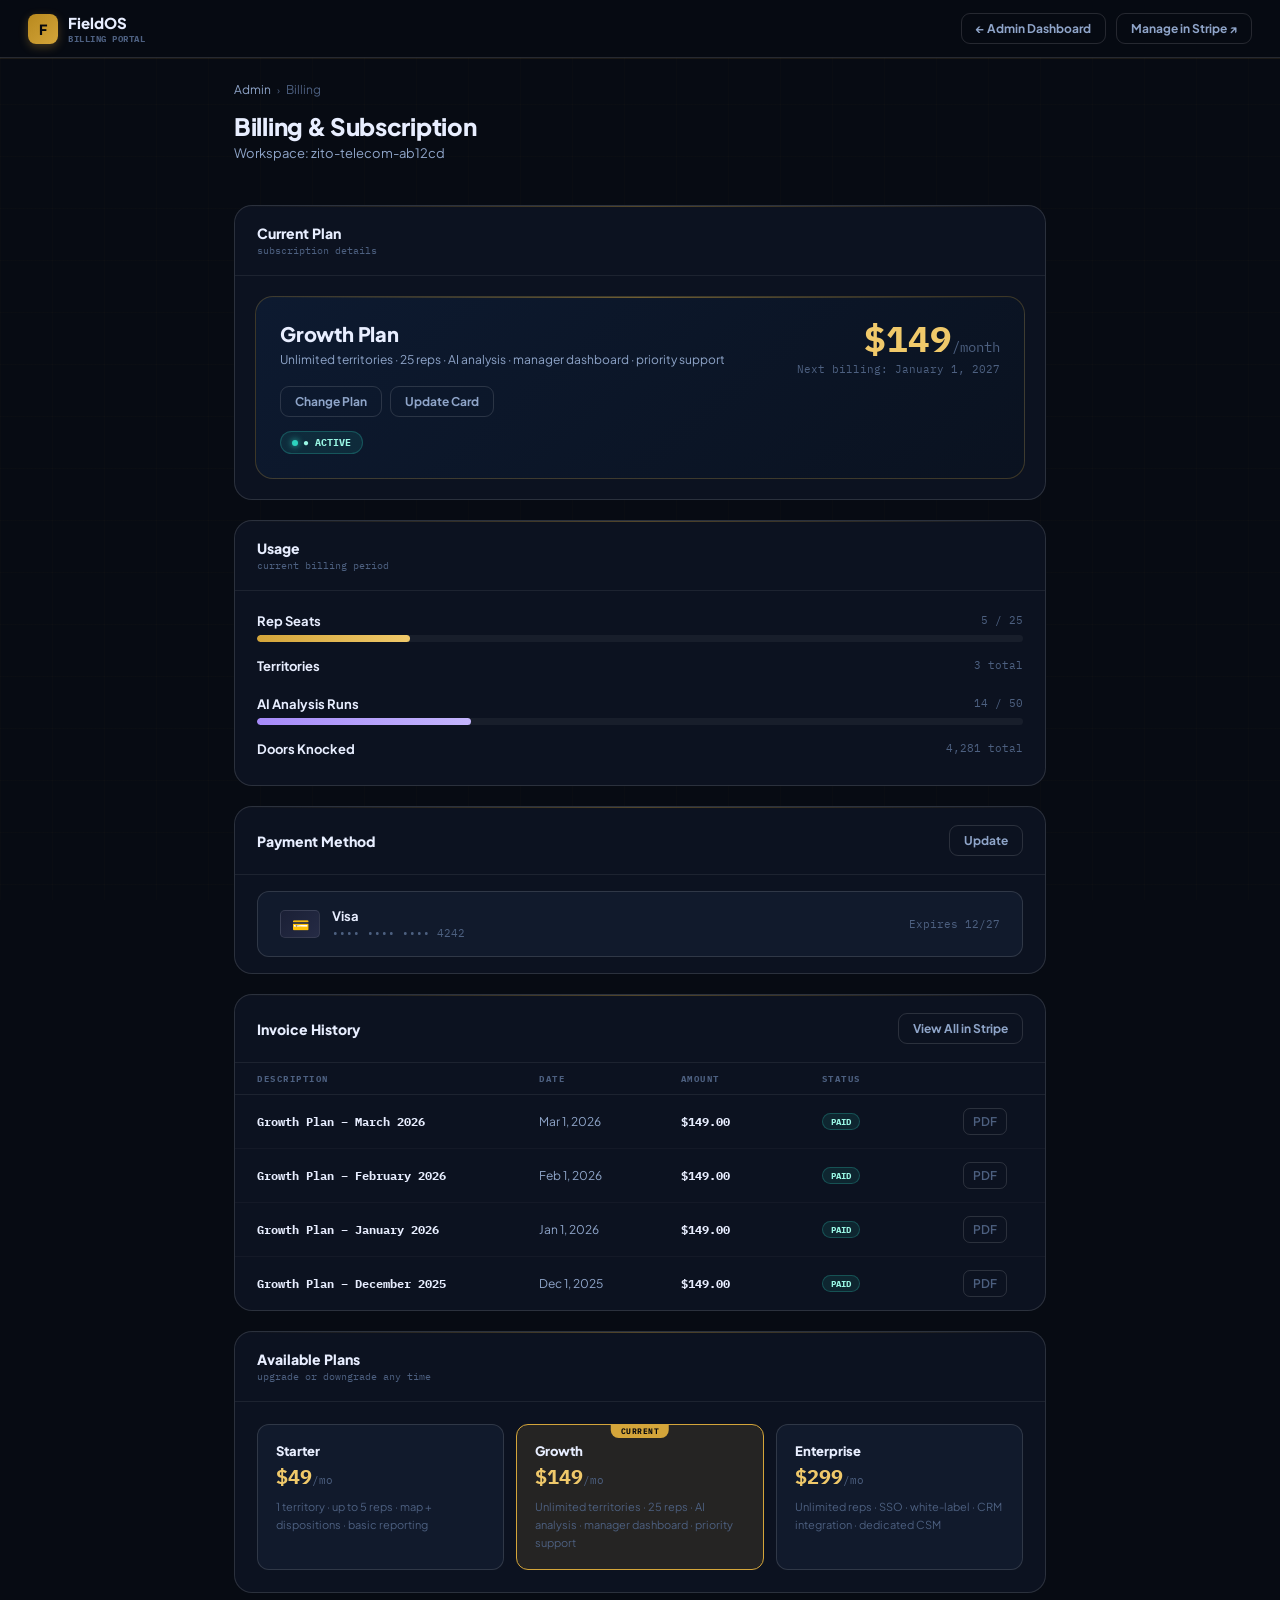
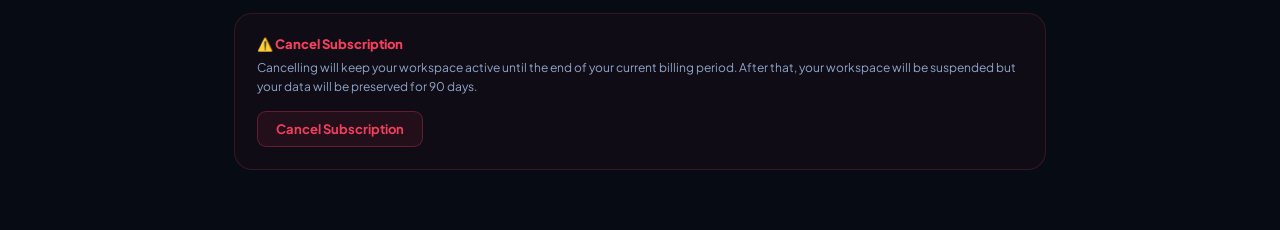
<file: billing-portal.html>
<!DOCTYPE html>
<html lang="en">
<head>
<meta charset="UTF-8">
<meta name="viewport" content="width=device-width, initial-scale=1.0">
<title>FieldOS — Billing Portal</title>
<link rel="preconnect" href="https://fonts.googleapis.com">
<link href="https://fonts.googleapis.com/css2?family=Plus+Jakarta+Sans:wght@400;500;600;700;800&family=IBM+Plex+Mono:wght@400;500;600&display=swap" rel="stylesheet">
<style>
:root{
  --bg:#070b13;--surface:#0c1220;--s2:#111a2c;--s3:#162033;
  --border:rgba(255,255,255,.07);--border-s:rgba(255,255,255,.13);
  --gold:#d4a53a;--gold-dim:rgba(212,165,58,.12);--gold-t:#f0c96a;
  --gig:#2dd4bf;--mega:#a78bfa;--danger:#f43f5e;--warn:#fb923c;
  --text:#e8eeff;--t2:#8fa5c9;--muted:#4d6080;
  --r:12px;--r-lg:18px;
}
*{box-sizing:border-box;margin:0;padding:0}
body{font-family:'Plus Jakarta Sans',sans-serif;background:var(--bg);color:var(--text);min-height:100vh;-webkit-font-smoothing:antialiased}
.bg-fixed{position:fixed;inset:0;z-index:0;pointer-events:none}
.bg-grid{position:absolute;inset:0;background-image:linear-gradient(rgba(212,165,58,.02) 1px,transparent 1px),linear-gradient(90deg,rgba(212,165,58,.02) 1px,transparent 1px);background-size:52px 52px}

/* ── NAV ──────────────────────────────────────────── */
#topbar{position:fixed;top:0;left:0;right:0;height:58px;display:flex;align-items:center;justify-content:space-between;padding:0 28px;background:rgba(7,11,19,.9);border-bottom:1px solid var(--border-s);backdrop-filter:blur(16px);z-index:100;box-shadow:0 1px 0 rgba(212,165,58,.1)}
.logo{display:flex;align-items:center;gap:10px;font-size:15px;font-weight:800}
.logo-mark{width:30px;height:30px;background:linear-gradient(135deg,#b8891e,var(--gold));border-radius:8px;display:flex;align-items:center;justify-content:center;font-size:14px;font-weight:900;color:#07090f;box-shadow:0 3px 10px rgba(212,165,58,.3)}
.logo-sub{font-size:9px;color:var(--muted);font-family:'IBM Plex Mono',monospace;letter-spacing:.5px;margin-top:1px}
.topbar-right{display:flex;align-items:center;gap:10px}
.btn-sm{background:none;border:1px solid var(--border-s);border-radius:9px;color:var(--t2);font-family:'Plus Jakarta Sans',sans-serif;font-size:12px;font-weight:700;padding:7px 14px;cursor:pointer;transition:all .18s}
.btn-sm:hover{border-color:var(--gold);color:var(--gold-t)}

/* ── LAYOUT ───────────────────────────────────────── */
.page{position:relative;z-index:1;max-width:860px;margin:0 auto;padding:82px 24px 60px;display:flex;flex-direction:column;gap:20px;animation:rise .4s ease}
@keyframes rise{from{opacity:0;transform:translateY(12px)}to{opacity:1;transform:translateY(0)}}

/* ── PAGE HEADER ──────────────────────────────────── */
.page-header{display:flex;align-items:flex-start;justify-content:space-between;gap:16px;margin-bottom:4px}
.page-title{font-size:24px;font-weight:800;letter-spacing:-.3px}
.page-sub{font-size:13px;color:var(--t2);margin-top:4px}
.breadcrumb{font-size:12px;color:var(--muted);display:flex;align-items:center;gap:6px;margin-bottom:14px}
.breadcrumb a{color:var(--t2);cursor:pointer;transition:color .15s}
.breadcrumb a:hover{color:var(--gold-t)}
.bc-sep{color:var(--muted);font-size:10px}

/* ── CARDS ────────────────────────────────────────── */
.card{background:var(--surface);border:1px solid var(--border-s);border-radius:var(--r-lg);overflow:hidden;position:relative}
.card::before{content:'';position:absolute;top:0;left:0;right:0;height:1px;background:linear-gradient(90deg,transparent,var(--gold),transparent);opacity:.35}
.card-head{padding:18px 22px;border-bottom:1px solid var(--border);display:flex;align-items:center;justify-content:space-between}
.card-title{font-size:14px;font-weight:800}
.card-sub{font-size:10px;color:var(--muted);font-family:'IBM Plex Mono',monospace;margin-top:2px}
.card-body{padding:22px}

/* ── PLAN BOX ─────────────────────────────────────── */
.plan-box{background:linear-gradient(140deg,#0d1a30,#0a1220);border:1px solid rgba(212,165,58,.25);border-radius:var(--r-lg);padding:24px;display:flex;align-items:flex-start;justify-content:space-between;gap:20px;position:relative;overflow:hidden;margin-bottom:0}
.plan-box::before{content:'';position:absolute;top:0;left:0;right:0;height:1px;background:linear-gradient(90deg,transparent,var(--gold),transparent);opacity:.5}
.plan-name{font-size:20px;font-weight:800;margin-bottom:4px;letter-spacing:-.2px}
.plan-feats{font-size:12px;color:var(--t2);line-height:1.7;margin-bottom:16px}
.plan-actions{display:flex;gap:8px;flex-wrap:wrap}
.plan-price-big{font-family:'IBM Plex Mono',monospace;font-size:36px;font-weight:700;color:var(--gold-t);line-height:1}
.plan-price-big span{font-size:14px;color:var(--muted);font-weight:400}
.plan-next{font-size:11px;color:var(--muted);font-family:'IBM Plex Mono',monospace;margin-top:5px}
.status-chip{display:inline-flex;align-items:center;gap:5px;border-radius:999px;padding:4px 11px;font-size:10px;font-weight:700;font-family:'IBM Plex Mono',monospace;margin-top:8px}
.status-chip.active{background:rgba(45,212,191,.1);border:1px solid rgba(45,212,191,.25);color:#99f6e4}
.status-chip.trial{background:var(--gold-dim);border:1px solid rgba(212,165,58,.3);color:var(--gold-t)}
.status-chip.failed{background:rgba(251,146,60,.1);border:1px solid rgba(251,146,60,.3);color:#fed7aa}
.status-chip.cancelled{background:rgba(244,63,94,.08);border:1px solid rgba(244,63,94,.25);color:#fda4af}
.status-chip-dot{width:6px;height:6px;border-radius:50%}
.active .status-chip-dot{background:var(--gig);box-shadow:0 0 6px var(--gig);animation:pulse 2s infinite}
.trial .status-chip-dot{background:var(--gold)}
.failed .status-chip-dot{background:var(--warn)}
.cancelled .status-chip-dot{background:var(--danger)}
@keyframes pulse{0%,100%{box-shadow:0 0 4px var(--gig)}50%{box-shadow:0 0 10px var(--gig)}}

/* ── USAGE BARS ───────────────────────────────────── */
.usage-grid{display:flex;flex-direction:column;gap:16px}
.usage-item{}
.usage-row{display:flex;justify-content:space-between;margin-bottom:6px}
.usage-name{font-size:13px;font-weight:700}
.usage-nums{font-size:11px;font-family:'IBM Plex Mono',monospace;color:var(--muted)}
.usage-track{height:7px;background:rgba(255,255,255,.05);border-radius:4px;overflow:hidden}
.usage-fill{height:100%;border-radius:4px;transition:width 1s cubic-bezier(.4,0,.2,1)}

/* ── INVOICE TABLE ────────────────────────────────── */
.inv-table{width:100%}
.inv-head{display:grid;grid-template-columns:2fr 1fr 1fr 1fr 60px;padding:10px 22px;border-bottom:1px solid var(--border)}
.inv-hcell{font-size:9px;font-weight:700;text-transform:uppercase;letter-spacing:1.5px;color:var(--muted);font-family:'IBM Plex Mono',monospace}
.inv-row{display:grid;grid-template-columns:2fr 1fr 1fr 1fr 60px;padding:13px 22px;border-bottom:1px solid rgba(255,255,255,.03);align-items:center;transition:background .1s}
.inv-row:last-child{border-bottom:none}
.inv-row:hover{background:rgba(255,255,255,.02)}
.inv-cell{font-size:12px;color:var(--t2)}
.inv-cell.bold{font-weight:700;color:var(--text);font-family:'IBM Plex Mono',monospace}
.inv-badge{display:inline-flex;padding:2px 8px;border-radius:999px;font-size:9px;font-weight:700;font-family:'IBM Plex Mono',monospace}
.inv-badge.paid{background:rgba(45,212,191,.1);border:1px solid rgba(45,212,191,.25);color:#99f6e4}
.inv-badge.failed{background:rgba(244,63,94,.08);border:1px solid rgba(244,63,94,.25);color:#fda4af}
.inv-dl{background:none;border:1px solid var(--border-s);border-radius:7px;color:var(--muted);cursor:pointer;font-size:12px;padding:5px 9px;transition:all .15s;font-family:'Plus Jakarta Sans',sans-serif;font-weight:600}
.inv-dl:hover{border-color:var(--gold);color:var(--gold-t)}

/* ── PAYMENT METHOD ───────────────────────────────── */
.pm-row{display:flex;align-items:center;justify-content:space-between;padding:16px 22px;background:var(--s2);border:1px solid var(--border-s);border-radius:var(--r)}
.pm-card{display:flex;align-items:center;gap:12px}
.pm-icon{width:40px;height:28px;background:linear-gradient(135deg,#1a1f35,#252b45);border:1px solid rgba(255,255,255,.1);border-radius:5px;display:flex;align-items:center;justify-content:center;font-size:14px}
.pm-info-brand{font-size:13px;font-weight:700;text-transform:capitalize}
.pm-info-last{font-size:11px;color:var(--muted);font-family:'IBM Plex Mono',monospace;margin-top:2px}
.pm-expiry{font-size:11px;color:var(--muted);font-family:'IBM Plex Mono',monospace}

/* ── UPGRADE GRID ─────────────────────────────────── */
.upgrade-grid{display:grid;grid-template-columns:repeat(3,1fr);gap:12px}
.upgrade-card{background:var(--s2);border:1px solid var(--border-s);border-radius:var(--r);padding:18px;cursor:pointer;transition:all .18s;position:relative}
.upgrade-card:hover{border-color:rgba(212,165,58,.35);background:var(--s3)}
.upgrade-card.current{border-color:var(--gold);background:var(--gold-dim)}
.upgrade-card.current::before{content:'Current';position:absolute;top:-1px;left:50%;transform:translateX(-50%);background:var(--gold);color:#07090f;font-size:8px;font-weight:800;padding:2px 10px;border-radius:0 0 8px 8px;font-family:'IBM Plex Mono',monospace;letter-spacing:.5px;text-transform:uppercase;white-space:nowrap}
.uc-name{font-size:13px;font-weight:800;margin-bottom:4px}
.uc-price{font-family:'IBM Plex Mono',monospace;font-size:20px;font-weight:700;color:var(--gold-t);margin-bottom:8px}
.uc-price span{font-size:11px;color:var(--muted);font-weight:400}
.uc-feats{font-size:11px;color:var(--muted);line-height:1.6}

/* ── DANGER ZONE ──────────────────────────────────── */
.danger-zone{background:rgba(244,63,94,.04);border:1px solid rgba(244,63,94,.18);border-radius:var(--r-lg);padding:22px}
.danger-zone h3{font-size:13px;font-weight:800;color:var(--danger);margin-bottom:6px}
.danger-zone p{font-size:12px;color:var(--t2);line-height:1.6;margin-bottom:14px}
.btn-danger{background:rgba(244,63,94,.08);border:1px solid rgba(244,63,94,.3);border-radius:9px;color:var(--danger);font-family:'Plus Jakarta Sans',sans-serif;font-size:13px;font-weight:700;padding:9px 18px;cursor:pointer;transition:all .2s}
.btn-danger:hover{background:rgba(244,63,94,.18);border-color:var(--danger)}

/* ── MODAL ────────────────────────────────────────── */
#modal-overlay{display:none;position:fixed;inset:0;background:rgba(0,0,0,.8);backdrop-filter:blur(6px);z-index:200;align-items:center;justify-content:center;padding:20px}
#modal-overlay.open{display:flex}
.modal{background:var(--surface);border:1px solid var(--border-s);border-radius:var(--r-lg);padding:32px;max-width:440px;width:100%;position:relative;box-shadow:0 24px 64px rgba(0,0,0,.6)}
.modal::before{content:'';position:absolute;top:0;left:0;right:0;height:1px;background:linear-gradient(90deg,transparent,var(--gold),transparent);opacity:.4}
.modal-title{font-size:18px;font-weight:800;margin-bottom:6px;letter-spacing:-.2px}
.modal-sub{font-size:13px;color:var(--t2);margin-bottom:22px;line-height:1.5}
.modal-close{position:absolute;top:12px;right:12px;background:var(--s2);border:1px solid var(--border-s);border-radius:7px;color:var(--muted);cursor:pointer;width:28px;height:28px;font-size:14px;display:flex;align-items:center;justify-content:center;transition:all .15s}
.modal-close:hover{color:var(--danger);border-color:rgba(244,63,94,.4)}
.modal-actions{display:flex;gap:10px;margin-top:20px}
.btn-modal-cancel{flex:1;background:var(--s2);border:1px solid var(--border-s);border-radius:9px;color:var(--t2);font-family:'Plus Jakarta Sans',sans-serif;font-size:13px;font-weight:700;padding:11px;cursor:pointer;transition:all .15s}
.btn-modal-cancel:hover{color:var(--text)}
.btn-modal-danger{flex:1;background:rgba(244,63,94,.1);border:1px solid rgba(244,63,94,.35);border-radius:9px;color:var(--danger);font-family:'Plus Jakarta Sans',sans-serif;font-size:13px;font-weight:800;padding:11px;cursor:pointer;transition:all .2s}
.btn-modal-danger:hover{background:rgba(244,63,94,.2)}
.btn-modal-gold{flex:2;background:linear-gradient(135deg,#b8891e,var(--gold));color:#07090f;border:none;border-radius:9px;font-family:'Plus Jakarta Sans',sans-serif;font-size:13px;font-weight:800;padding:11px;cursor:pointer;transition:all .2s;box-shadow:0 3px 12px rgba(212,165,58,.25)}
.btn-modal-gold:hover{filter:brightness(1.08)}

/* ── ALERT BANNER ─────────────────────────────────── */
.alert{border-radius:var(--r);padding:12px 16px;font-size:13px;line-height:1.5;display:flex;align-items:flex-start;gap:10px;margin-bottom:4px}
.alert.warn{background:rgba(251,146,60,.08);border:1px solid rgba(251,146,60,.25);color:#fed7aa}
.alert.info{background:var(--gold-dim);border:1px solid rgba(212,165,58,.25);color:var(--gold-t)}
.alert-icon{font-size:16px;flex-shrink:0}

@media(max-width:680px){
  .upgrade-grid{grid-template-columns:1fr}
  .inv-head,.inv-row{grid-template-columns:2fr 1fr 1fr 60px}
  .inv-hcell:nth-child(4),.inv-cell:nth-child(4){display:none}
  .plan-box{flex-direction:column}
}
</style>
</head>
<body>
<div class="bg-fixed"><div class="bg-grid"></div></div>

<nav id="topbar">
  <div class="logo">
    <div class="logo-mark">F</div>
    <div><div>FieldOS</div><div class="logo-sub">BILLING PORTAL</div></div>
  </div>
  <div class="topbar-right">
    <button class="btn-sm" onclick="goToAdmin()">← Admin Dashboard</button>
    <button class="btn-sm" onclick="openStripePortal()" id="btn-stripe-portal" style="display:none">Manage in Stripe ↗</button>
  </div>
</nav>

<div class="page">
  <div>
    <div class="breadcrumb">
      <a onclick="goToAdmin()">Admin</a>
      <span class="bc-sep">›</span>
      <span>Billing</span>
    </div>
    <div class="page-header">
      <div>
        <div class="page-title">Billing & Subscription</div>
        <div class="page-sub" id="ws-sub">Loading workspace…</div>
      </div>
    </div>
  </div>

  <!-- Alert area -->
  <div id="alert-area"></div>

  <!-- Current plan -->
  <div class="card">
    <div class="card-head">
      <div><div class="card-title">Current Plan</div><div class="card-sub">subscription details</div></div>
    </div>
    <div class="card-body" style="padding:0">
      <div class="plan-box" id="plan-box" style="margin:20px 20px 20px">
        <div>
          <div class="plan-name" id="pb-name">Loading…</div>
          <div class="plan-feats" id="pb-feats">—</div>
          <div class="plan-actions">
            <button class="btn-sm" onclick="openUpgradeModal()">Change Plan</button>
            <button class="btn-sm" onclick="openStripePortal()">Update Card</button>
          </div>
          <div class="status-chip trial" id="status-chip" style="margin-top:14px">
            <div class="status-chip-dot"></div>
            <span id="status-chip-label">Loading</span>
          </div>
        </div>
        <div style="text-align:right;flex-shrink:0">
          <div class="plan-price-big" id="pb-price">—</div>
          <div class="plan-next" id="pb-next">—</div>
        </div>
      </div>
    </div>
  </div>

  <!-- Usage -->
  <div class="card">
    <div class="card-head"><div><div class="card-title">Usage</div><div class="card-sub">current billing period</div></div></div>
    <div class="card-body">
      <div class="usage-grid" id="usage-grid"></div>
    </div>
  </div>

  <!-- Payment method -->
  <div class="card">
    <div class="card-head">
      <div><div class="card-title">Payment Method</div></div>
      <button class="btn-sm" onclick="openStripePortal()">Update</button>
    </div>
    <div class="card-body" style="padding:16px 22px">
      <div class="pm-row" id="pm-row">
        <div class="pm-card">
          <div class="pm-icon">💳</div>
          <div>
            <div class="pm-info-brand" id="pm-brand">Visa</div>
            <div class="pm-info-last" id="pm-last">•••• •••• •••• 4242</div>
          </div>
        </div>
        <div class="pm-expiry" id="pm-expiry">Expires 12/27</div>
      </div>
    </div>
  </div>

  <!-- Invoice history -->
  <div class="card">
    <div class="card-head">
      <div><div class="card-title">Invoice History</div></div>
      <button class="btn-sm" onclick="openStripePortal()">View All in Stripe</button>
    </div>
    <div class="inv-table">
      <div class="inv-head">
        <div class="inv-hcell">Description</div>
        <div class="inv-hcell">Date</div>
        <div class="inv-hcell">Amount</div>
        <div class="inv-hcell">Status</div>
        <div class="inv-hcell"></div>
      </div>
      <div id="invoice-rows"></div>
    </div>
  </div>

  <!-- Upgrade options -->
  <div class="card" id="upgrade-section">
    <div class="card-head"><div><div class="card-title">Available Plans</div><div class="card-sub">upgrade or downgrade any time</div></div></div>
    <div class="card-body">
      <div class="upgrade-grid" id="upgrade-grid"></div>
    </div>
  </div>

  <!-- Danger zone -->
  <div class="danger-zone">
    <h3>⚠️ Cancel Subscription</h3>
    <p>Cancelling will keep your workspace active until the end of your current billing period. After that, your workspace will be suspended but your data will be preserved for 90 days.</p>
    <button class="btn-danger" onclick="openCancelModal()">Cancel Subscription</button>
  </div>
</div>

<!-- UPGRADE MODAL -->
<div id="modal-overlay">
  <div class="modal">
    <button class="modal-close" onclick="closeModal()">×</button>
    <div id="modal-content"></div>
  </div>
</div>

<script>
const BILLING_SCRIPT_URL = 'https://script.google.com/macros/s/AKfycbzUh6M8XO8MVmxdiUxil5kHLqi4LRtavootsxApa9Q9b3qliZmlKrZ4WRgJfBHg7lzv/exec';
const params  = new URLSearchParams(window.location.search);
const WS_ID   = params.get('ws') || '';

// Mock billing data (replace with live fetch in production)
const MOCK_STATUS = {
  wsId:          WS_ID || 'zito-telecom-ab12cd',
  plan:          'growth',
  billingStatus: 'active',
  inTrial:       false,
  trialDaysLeft: 0,
  hasPayment:    true,
  stripeSubId:   'sub_abc123',
  live: {
    stripeStatus:     'active',
    currentPeriodEnd: Math.floor(Date.now()/1000) + 86400*28,
    cancelAtPeriodEnd: false,
    amount:           149,
    currency:         'usd',
    interval:         'month'
  }
};

const PLAN_DETAILS = {
  starter:    { name:'Starter',    price:'$49',  cycle:'/mo', feats:'1 territory · up to 5 reps · map + dispositions · basic reporting', seats:5,  ai:10  },
  growth:     { name:'Growth',     price:'$149', cycle:'/mo', feats:'Unlimited territories · 25 reps · AI analysis · manager dashboard · priority support', seats:25, ai:50  },
  enterprise: { name:'Enterprise', price:'$299', cycle:'/mo', feats:'Unlimited reps · SSO · white-label · CRM integration · dedicated CSM', seats:null, ai:null }
};

const MOCK_INVOICES = [
  { desc:'Growth Plan – March 2026',   date:'Mar 1, 2026',  amount:'$149.00', status:'paid' },
  { desc:'Growth Plan – February 2026',date:'Feb 1, 2026',  amount:'$149.00', status:'paid' },
  { desc:'Growth Plan – January 2026', date:'Jan 1, 2026',  amount:'$149.00', status:'paid' },
  { desc:'Growth Plan – December 2025',date:'Dec 1, 2025',  amount:'$149.00', status:'paid' },
];

let billingData = null;

async function boot() {
  // In production: fetch from billing script
  // try {
  //   const res  = await fetch(`${BILLING_SCRIPT_URL}?action=billing_status&ws=${WS_ID}`);
  //   const json = await res.json();
  //   billingData = json.data;
  // } catch(e) { billingData = MOCK_STATUS; }
  billingData = MOCK_STATUS;

  renderPage();
}

function renderPage() {
  const d = billingData;
  const planKey = d.plan || 'growth';
  const plan  = PLAN_DETAILS[planKey] || PLAN_DETAILS.growth;
  const live  = d.live || {};
  const status = d.billingStatus;

  // WS subtitle
  document.getElementById('ws-sub').textContent = 'Workspace: ' + (d.wsId || WS_ID);

  // Alert for payment issues
  const alertArea = document.getElementById('alert-area');
  if (status === 'payment_failed') {
    alertArea.innerHTML = `<div class="alert warn"><div class="alert-icon">⚠️</div><div>Your last payment failed. <strong>Update your payment method</strong> to avoid service interruption.</div></div>`;
  } else if (d.inTrial && d.trialDaysLeft <= 3) {
    alertArea.innerHTML = `<div class="alert info"><div class="alert-icon">⏳</div><div>Your free trial ends in <strong>${d.trialDaysLeft} day${d.trialDaysLeft===1?'':'s'}</strong>. Add a payment method to continue without interruption.</div></div>`;
  }

  // Plan box
  document.getElementById('pb-name').textContent = plan.name + ' Plan';
  document.getElementById('pb-feats').textContent = plan.feats;
  const priceStr = live.amount ? `$${live.amount}` : plan.price;
  const cycleStr = live.interval ? `/${live.interval}` : plan.cycle;
  document.getElementById('pb-price').innerHTML = priceStr + `<span>${cycleStr}</span>`;

  // Next bill
  if (live.currentPeriodEnd) {
    const nextDate = new Date(live.currentPeriodEnd * 1000).toLocaleDateString('en-US', { month:'long', day:'numeric', year:'numeric' });
    document.getElementById('pb-next').textContent = live.cancelAtPeriodEnd
      ? `Cancels on ${nextDate}`
      : `Next billing: ${nextDate}`;
  } else if (d.inTrial) {
    document.getElementById('pb-next').textContent = `Trial ends in ${d.trialDaysLeft} days`;
  }

  // Status chip
  const chip = document.getElementById('status-chip');
  const chipLbl = document.getElementById('status-chip-label');
  const chipMap = {
    active:         ['active', '● ACTIVE'],
    trial:          ['trial',  '● FREE TRIAL'],
    payment_failed: ['failed', '● PAYMENT FAILED'],
    cancelled:      ['cancelled','● CANCELLED'],
    suspended:      ['cancelled','● SUSPENDED']
  };
  const [chipCls, chipTxt] = chipMap[status] || chipMap.active;
  chip.className = 'status-chip ' + chipCls;
  chipLbl.textContent = chipTxt;

  // Show Stripe portal button if subscription exists
  if (d.hasPayment) document.getElementById('btn-stripe-portal').style.display = '';

  // Usage bars
  const usageGrid = document.getElementById('usage-grid');
  const usages = [
    { name:'Rep Seats',         used:5,  total:plan.seats,  color:'linear-gradient(90deg,var(--gold),var(--gold-t))' },
    { name:'Territories',       used:3,  total:null,        color:'linear-gradient(90deg,var(--gig),#5eead4)' },
    { name:'AI Analysis Runs',  used:14, total:plan.ai,     color:'linear-gradient(90deg,var(--mega),#c4b5fd)' },
    { name:'Doors Knocked',     used:4281,total:null,       color:'linear-gradient(90deg,#6366f1,#818cf8)' },
  ];
  usageGrid.innerHTML = usages.map(u => {
    const pct = u.total ? Math.round((u.used/u.total)*100) : null;
    const fillColor = pct > 90 ? 'linear-gradient(90deg,var(--danger),#fb7185)' : pct > 70 ? 'linear-gradient(90deg,var(--warn),#fbbf24)' : u.color;
    return `
      <div class="usage-item">
        <div class="usage-row">
          <div class="usage-name">${u.name}</div>
          <div class="usage-nums">${u.used.toLocaleString()}${u.total ? ' / ' + u.total : ' total'}</div>
        </div>
        ${u.total ? `
          <div class="usage-track">
            <div class="usage-fill" style="width:0%;background:${fillColor}" data-width="${pct}%"></div>
          </div>` : ''}
      </div>`;
  }).join('');

  // Animate bars
  requestAnimationFrame(() => {
    document.querySelectorAll('.usage-fill[data-width]').forEach(b => {
      setTimeout(() => b.style.width = b.dataset.width, 100);
    });
  });

  // Invoices
  document.getElementById('invoice-rows').innerHTML = MOCK_INVOICES.map(inv => `
    <div class="inv-row">
      <div class="inv-cell bold">${inv.desc}</div>
      <div class="inv-cell">${inv.date}</div>
      <div class="inv-cell" style="font-family:'IBM Plex Mono',monospace;font-weight:700;color:var(--text)">${inv.amount}</div>
      <div class="inv-cell"><span class="inv-badge ${inv.status}">${inv.status.toUpperCase()}</span></div>
      <div class="inv-cell"><button class="inv-dl" onclick="downloadInvoice('${inv.date}')">PDF</button></div>
    </div>
  `).join('');

  // Upgrade grid
  const currentPlan = planKey;
  document.getElementById('upgrade-grid').innerHTML = Object.entries(PLAN_DETAILS).map(([key, p]) => `
    <div class="upgrade-card${key === currentPlan ? ' current' : ''}" onclick="selectUpgrade('${key}')">
      <div class="uc-name">${p.name}</div>
      <div class="uc-price">${p.price}<span>${p.cycle}</span></div>
      <div class="uc-feats">${p.feats}</div>
    </div>
  `).join('');
}

// ── MODALS ─────────────────────────────────────────────────
function openUpgradeModal() {
  const mc = document.getElementById('modal-content');
  mc.innerHTML = `
    <div class="modal-title">Change Plan</div>
    <div class="modal-sub">Changes take effect immediately. You'll be charged or credited the prorated difference.</div>
    <div style="display:flex;flex-direction:column;gap:8px" id="modal-plan-list">
      ${Object.entries(PLAN_DETAILS).map(([key, p]) => `
        <div style="display:flex;align-items:center;gap:12px;padding:12px 14px;background:var(--s2);border:1px solid var(--border-s);border-radius:10px;cursor:pointer;transition:all .15s" onclick="confirmUpgrade('${key}')" onmouseover="this.style.borderColor='rgba(212,165,58,.4)'" onmouseout="this.style.borderColor='var(--border-s)'">
          <div style="flex:1">
            <div style="font-size:13px;font-weight:800">${p.name}</div>
            <div style="font-size:11px;color:var(--muted);margin-top:2px">${p.feats}</div>
          </div>
          <div style="font-family:'IBM Plex Mono',monospace;font-size:16px;font-weight:700;color:var(--gold-t);flex-shrink:0">${p.price}<span style="font-size:10px;color:var(--muted)">${p.cycle}</span></div>
        </div>`).join('')}
    </div>
    <div class="modal-actions">
      <button class="btn-modal-cancel" onclick="closeModal()">Cancel</button>
    </div>`;
  document.getElementById('modal-overlay').classList.add('open');
}

function openCancelModal() {
  const mc = document.getElementById('modal-content');
  mc.innerHTML = `
    <div class="modal-title">Cancel Subscription?</div>
    <div class="modal-sub">Your workspace will stay active until the end of your current billing period. After that, your team will lose access but your data will be preserved for 90 days.</div>
    <div style="background:rgba(244,63,94,.06);border:1px solid rgba(244,63,94,.2);border-radius:10px;padding:14px;font-size:12px;color:var(--t2);line-height:1.6;margin-bottom:4px">
      <div>✗ Reps will lose field app access</div>
      <div>✗ Manager dashboard will be disabled</div>
      <div>✓ Your Google Sheet data remains intact</div>
      <div>✓ You can reactivate any time</div>
    </div>
    <div class="modal-actions">
      <button class="btn-modal-cancel" onclick="closeModal()">Keep Subscription</button>
      <button class="btn-modal-danger" onclick="confirmCancel()">Yes, Cancel</button>
    </div>`;
  document.getElementById('modal-overlay').classList.add('open');
}

function confirmUpgrade(planKey) {
  const p = PLAN_DETAILS[planKey];
  closeModal();
  setTimeout(() => {
    // In production: call Stripe to update subscription
    alert(`Plan change to ${p.name} would be processed via Stripe. Prorated difference applied automatically.`);
  }, 200);
}

function confirmCancel() {
  closeModal();
  setTimeout(() => {
    alert('Cancellation scheduled. Your workspace stays active until end of billing period.');
    // In production: call Stripe portal or API to cancel at period end
  }, 200);
}

function selectUpgrade(key) {
  openUpgradeModal();
}

function closeModal() {
  document.getElementById('modal-overlay').classList.remove('open');
}

function openStripePortal() {
  // In production: fetch portal URL and redirect
  // fetch(`${BILLING_SCRIPT_URL}?action=create_portal&ws=${WS_ID}`)
  //   .then(r => r.json())
  //   .then(j => window.location.href = j.data.portalUrl)
  alert('In production this opens the Stripe Customer Portal — update card, download invoices, cancel subscription.');
}

function downloadInvoice(date) {
  alert(`Downloading invoice for ${date}. In production this fetches the PDF from Stripe.`);
}

function goToAdmin() {
  window.location.href = 'admin.html?ws=' + WS_ID;
}

// Close modal on overlay click
document.getElementById('modal-overlay').addEventListener('click', function(e) {
  if (e.target === this) closeModal();
});

boot();
</script>
</body>
</html>
</file>
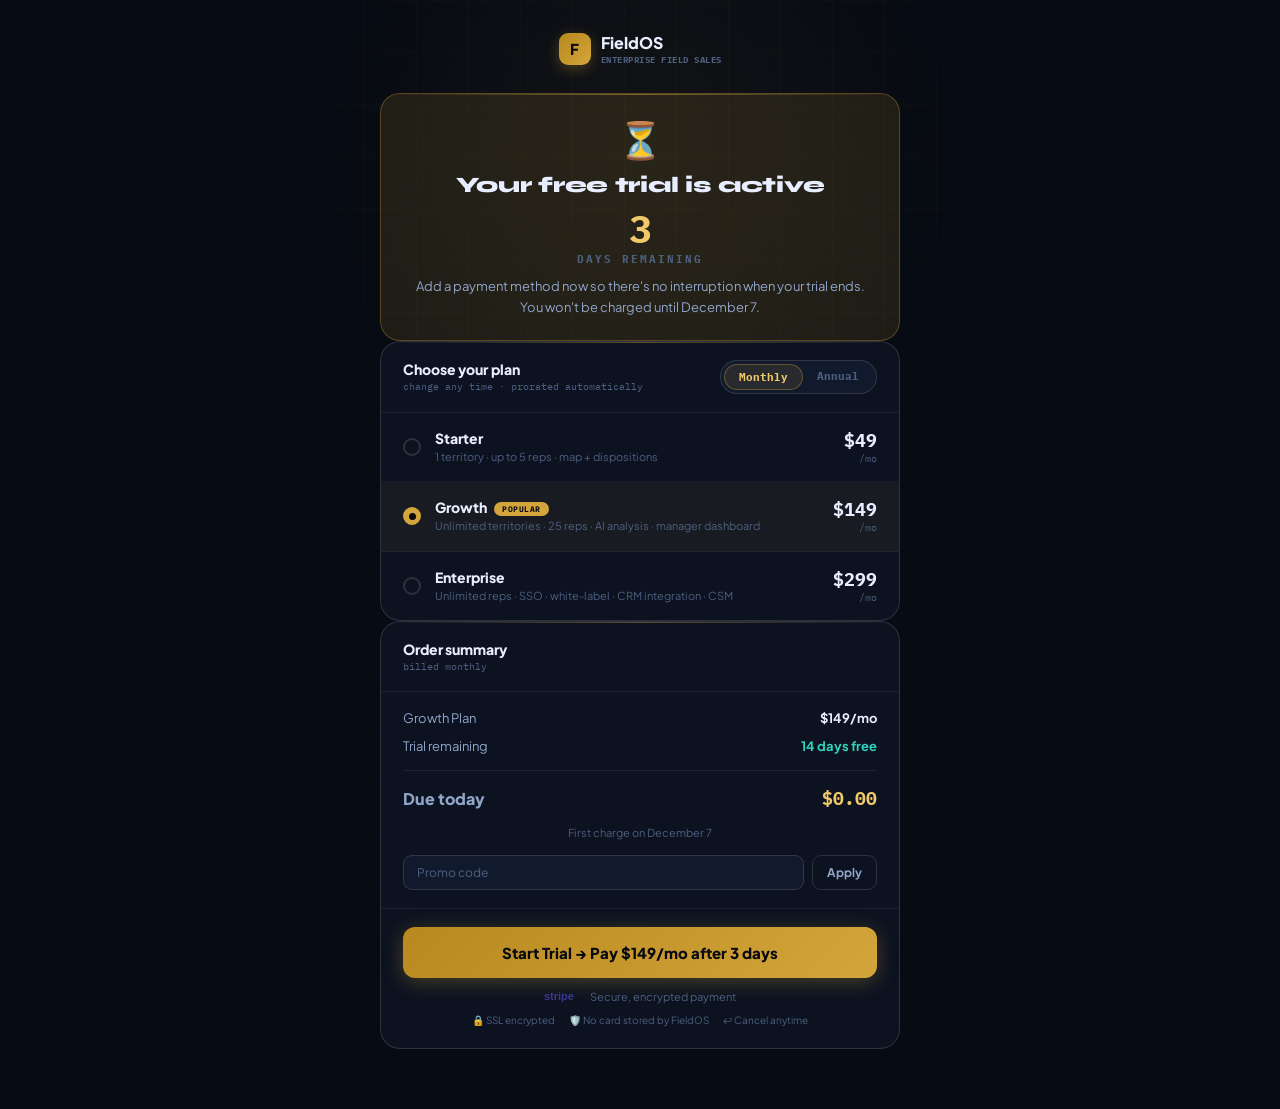
<file: checkout.html>
<!DOCTYPE html>
<html lang="en">
<head>
<meta charset="UTF-8">
<meta name="viewport" content="width=device-width, initial-scale=1.0">
<title>FieldOS — Activate Your Workspace</title>
<link rel="preconnect" href="https://fonts.googleapis.com">
<link href="https://fonts.googleapis.com/css2?family=Syne:wght@700;800&family=Plus+Jakarta+Sans:wght@400;500;600;700;800&family=IBM+Plex+Mono:wght@400;500;600&display=swap" rel="stylesheet">
<style>
:root{
  --bg:#070b13;--surface:#0c1220;--s2:#111a2c;
  --border:rgba(255,255,255,.07);--border-s:rgba(255,255,255,.13);
  --gold:#d4a53a;--gold-dim:rgba(212,165,58,.12);--gold-t:#f0c96a;
  --gig:#2dd4bf;--mega:#a78bfa;--danger:#f43f5e;--warn:#fb923c;
  --text:#e8eeff;--t2:#8fa5c9;--muted:#4d6080;
  --r:12px;--r-lg:20px;
}
*{box-sizing:border-box;margin:0;padding:0}
body{font-family:'Plus Jakarta Sans',sans-serif;background:var(--bg);color:var(--text);min-height:100vh;display:flex;flex-direction:column;align-items:center;justify-content:flex-start;padding:32px 20px 60px;-webkit-font-smoothing:antialiased;overflow-x:hidden}
.bg-fixed{position:fixed;inset:0;z-index:0;pointer-events:none}
.bg-grid{position:absolute;inset:0;background-image:linear-gradient(rgba(212,165,58,.022) 1px,transparent 1px),linear-gradient(90deg,rgba(212,165,58,.022) 1px,transparent 1px);background-size:52px 52px}
.bg-glow{position:absolute;width:700px;height:700px;border-radius:50%;background:radial-gradient(circle,rgba(212,165,58,.06) 0%,transparent 65%);top:-200px;left:50%;transform:translateX(-50%)}

/* ── WRAP ─────────────────────────────────────────── */
.wrap{position:relative;z-index:1;width:100%;max-width:520px;display:flex;flex-direction:column;gap:20px;animation:rise .5s ease}
@keyframes rise{from{opacity:0;transform:translateY(16px)}to{opacity:1;transform:translateY(0)}}

/* ── LOGO ─────────────────────────────────────────── */
.logo-row{display:flex;justify-content:center;margin-bottom:8px}
.logo{display:flex;align-items:center;gap:10px;font-size:16px;font-weight:800}
.logo-mark{width:32px;height:32px;background:linear-gradient(135deg,#b8891e,var(--gold));border-radius:9px;display:flex;align-items:center;justify-content:center;font-size:15px;font-weight:900;color:#07090f;box-shadow:0 4px 14px rgba(212,165,58,.3)}
.logo-sub{font-size:9px;color:var(--muted);font-family:'IBM Plex Mono',monospace;letter-spacing:.5px;margin-top:1px}

/* ── STATUS BANNER ────────────────────────────────── */
.status-banner{border-radius:var(--r-lg);padding:22px 24px;text-align:center;position:relative;overflow:hidden}
.status-banner::before{content:'';position:absolute;top:0;left:0;right:0;height:1px;background:linear-gradient(90deg,transparent,currentColor,transparent);opacity:.5}
.status-banner.trial{background:var(--gold-dim);border:1px solid rgba(212,165,58,.3);color:var(--gold)}
.status-banner.trial::before{background:linear-gradient(90deg,transparent,var(--gold),transparent)}
.status-banner.expired{background:rgba(244,63,94,.08);border:1px solid rgba(244,63,94,.25);color:var(--danger)}
.status-banner.expired::before{background:linear-gradient(90deg,transparent,var(--danger),transparent)}
.status-banner.failed{background:rgba(251,146,60,.08);border:1px solid rgba(251,146,60,.25);color:var(--warn)}
.status-banner.success{background:rgba(45,212,191,.08);border:1px solid rgba(45,212,191,.3);color:var(--gig)}
.banner-icon{font-size:36px;margin-bottom:10px}
.banner-title{font-family:'Syne',sans-serif;font-size:22px;font-weight:800;color:var(--text);margin-bottom:6px;letter-spacing:-.3px}
.banner-sub{font-size:13px;line-height:1.6}
.banner-sub.gold{color:var(--t2)}
.days-left{font-family:'IBM Plex Mono',monospace;font-size:38px;font-weight:700;color:var(--gold-t);line-height:1;margin:12px 0 4px}
.days-label{font-size:11px;font-weight:700;text-transform:uppercase;letter-spacing:2px;color:var(--muted);font-family:'IBM Plex Mono',monospace}

/* ── PLAN SELECTOR ────────────────────────────────── */
.section-card{background:var(--surface);border:1px solid var(--border-s);border-radius:var(--r-lg);overflow:hidden;position:relative}
.section-card::before{content:'';position:absolute;top:0;left:0;right:0;height:1px;background:linear-gradient(90deg,transparent,var(--gold),transparent);opacity:.4}
.section-head{padding:18px 22px;border-bottom:1px solid var(--border);display:flex;align-items:center;justify-content:space-between}
.section-title{font-size:14px;font-weight:800;letter-spacing:-.1px}
.section-sub{font-size:10px;color:var(--muted);font-family:'IBM Plex Mono',monospace;margin-top:2px}

/* Toggle */
.billing-toggle{display:inline-flex;background:var(--s2);border:1px solid var(--border-s);border-radius:999px;padding:3px}
.bt-opt{padding:5px 14px;border-radius:999px;font-size:11px;font-weight:700;cursor:pointer;transition:all .18s;color:var(--muted);font-family:'IBM Plex Mono',monospace}
.bt-opt.active{background:var(--gold-dim);border:1px solid rgba(212,165,58,.35);color:var(--gold-t)}
.save-chip{background:rgba(45,212,191,.12);border:1px solid rgba(45,212,191,.3);border-radius:999px;padding:3px 9px;font-size:9px;font-weight:700;color:#99f6e4;font-family:'IBM Plex Mono',monospace}

/* Plan cards */
.plan-list{display:flex;flex-direction:column;gap:0}
.plan-row{display:flex;align-items:center;gap:14px;padding:16px 22px;border-bottom:1px solid rgba(255,255,255,.04);cursor:pointer;transition:background .12s;position:relative}
.plan-row:last-child{border-bottom:none}
.plan-row:hover{background:rgba(255,255,255,.02)}
.plan-row.selected{background:rgba(212,165,58,.06)}
.plan-radio{width:18px;height:18px;border-radius:50%;border:2px solid var(--border-s);flex-shrink:0;transition:all .18s;display:flex;align-items:center;justify-content:center}
.plan-row.selected .plan-radio{border-color:var(--gold);background:var(--gold)}
.plan-radio-dot{width:7px;height:7px;border-radius:50%;background:#07090f;opacity:0;transition:opacity .18s}
.plan-row.selected .plan-radio-dot{opacity:1}
.plan-row-info{flex:1}
.plan-row-name{font-size:14px;font-weight:800;margin-bottom:2px}
.plan-row-feats{font-size:11px;color:var(--muted);line-height:1.5}
.plan-row-price{text-align:right;flex-shrink:0}
.plan-row-num{font-family:'IBM Plex Mono',monospace;font-size:18px;font-weight:700;color:var(--text)}
.plan-row-cycle{font-size:10px;color:var(--muted);font-family:'IBM Plex Mono',monospace}
.plan-pop{display:inline-flex;align-items:center;background:var(--gold);color:#07090f;font-size:8px;font-weight:800;padding:2px 8px;border-radius:999px;font-family:'IBM Plex Mono',monospace;letter-spacing:.5px;text-transform:uppercase;vertical-align:middle;margin-left:7px;flex-shrink:0}

/* ── ORDER SUMMARY ────────────────────────────────── */
.summary-body{padding:18px 22px;display:flex;flex-direction:column;gap:12px}
.summary-row{display:flex;justify-content:space-between;align-items:center;font-size:13px}
.summary-label{color:var(--t2)}
.summary-val{font-weight:700;color:var(--text)}
.summary-divider{height:1px;background:var(--border);margin:4px 0}
.summary-total{font-size:16px;font-weight:800}
.summary-total .summary-val{color:var(--gold-t);font-family:'IBM Plex Mono',monospace;font-size:18px}
.promo-row{display:flex;gap:8px}
.promo-input{flex:1;background:var(--s2);border:1px solid var(--border-s);border-radius:9px;padding:9px 13px;color:var(--text);font-family:'Plus Jakarta Sans',sans-serif;font-size:12px;outline:none;transition:border-color .2s}
.promo-input:focus{border-color:var(--gold)}
.promo-input::placeholder{color:var(--muted)}
.btn-promo{background:none;border:1px solid var(--border-s);border-radius:9px;color:var(--t2);font-family:'Plus Jakarta Sans',sans-serif;font-size:12px;font-weight:700;padding:9px 14px;cursor:pointer;transition:all .18s;white-space:nowrap}
.btn-promo:hover{border-color:var(--gold);color:var(--gold-t)}

/* ── CTA ──────────────────────────────────────────── */
.cta-wrap{padding:18px 22px 22px;display:flex;flex-direction:column;gap:10px;border-top:1px solid var(--border)}
.btn-checkout{width:100%;padding:16px;background:linear-gradient(135deg,#b8891e,var(--gold));color:#07090f;border:none;border-radius:12px;font-family:'Plus Jakarta Sans',sans-serif;font-size:15px;font-weight:800;cursor:pointer;transition:all .25s;box-shadow:0 4px 20px rgba(212,165,58,.3);display:flex;align-items:center;justify-content:center;gap:10px}
.btn-checkout:hover{filter:brightness(1.08);transform:translateY(-1px);box-shadow:0 8px 28px rgba(212,165,58,.45)}
.btn-checkout:disabled{opacity:.4;cursor:not-allowed;transform:none;box-shadow:none}
.stripe-badge{display:flex;align-items:center;justify-content:center;gap:6px;font-size:11px;color:var(--muted)}
.stripe-badge svg{opacity:.5}
.trust-chips{display:flex;justify-content:center;gap:14px;flex-wrap:wrap}
.trust-chip{font-size:10px;color:var(--muted);display:flex;align-items:center;gap:4px}

/* ── SUCCESS STATE ────────────────────────────────── */
.success-wrap{text-align:center;padding:20px 0}
.success-icon{font-size:64px;margin-bottom:14px;display:block;animation:pop .6s cubic-bezier(.175,.885,.32,1.275)}
@keyframes pop{from{transform:scale(0) rotate(-15deg);opacity:0}to{transform:scale(1);opacity:1}}
.success-title{font-family:'Syne',sans-serif;font-size:26px;font-weight:800;margin-bottom:8px;letter-spacing:-.3px}
.success-sub{font-size:13px;color:var(--t2);line-height:1.6;margin-bottom:24px}
.success-detail{background:var(--s2);border:1px solid rgba(212,165,58,.2);border-radius:var(--r);padding:16px 20px;margin-bottom:22px;display:flex;flex-direction:column;gap:8px}
.sd-row{display:flex;justify-content:space-between;font-size:12px}
.sd-label{color:var(--muted);font-family:'IBM Plex Mono',monospace}
.sd-val{font-weight:700;color:var(--text)}
.btn-go{width:100%;padding:15px;background:linear-gradient(135deg,#0d9488,#0f766e);color:#fff;border:none;border-radius:12px;font-family:'Plus Jakarta Sans',sans-serif;font-size:15px;font-weight:800;cursor:pointer;box-shadow:0 4px 20px rgba(13,148,136,.3);transition:all .25s}
.btn-go:hover{filter:brightness(1.1);transform:translateY(-1px)}

/* ── SPINNER ──────────────────────────────────────── */
.spinner{width:18px;height:18px;border:2px solid rgba(7,9,15,.3);border-top-color:#07090f;border-radius:50%;animation:spin .6s linear infinite;flex-shrink:0}
@keyframes spin{to{transform:rotate(360deg)}}

/* ── CANCELLED ────────────────────────────────────── */
.cancelled-box{background:rgba(251,146,60,.07);border:1px solid rgba(251,146,60,.25);border-radius:var(--r);padding:14px 18px;font-size:13px;color:var(--warn);line-height:1.6;text-align:center}

@media(max-width:480px){.plan-pop{font-size:7px;padding:1px 6px}}
</style>
</head>
<body>
<div class="bg-fixed"><div class="bg-grid"></div><div class="bg-glow"></div></div>

<div class="wrap">
  <div class="logo-row">
    <div class="logo">
      <div class="logo-mark">F</div>
      <div><div>FieldOS</div><div class="logo-sub">ENTERPRISE FIELD SALES</div></div>
    </div>
  </div>

  <div id="main-content"></div>
</div>

<script>
// ── CONFIG ──────────────────────────────────────────────────
const BILLING_SCRIPT_URL = 'https://script.google.com/macros/s/AKfycbzUh6M8XO8MVmxdiUxil5kHLqi4LRtavootsxApa9Q9b3qliZmlKrZ4WRgJfBHg7lzv/exec';
const ADMIN_URL = 'admin.html';

const params    = new URLSearchParams(window.location.search);
const WS_ID     = params.get('ws') || '';
const SUCCESS   = params.get('success') === '1';
const CANCELLED = params.get('cancelled') === '1';
const INIT_PLAN = params.get('plan') || 'growth';

// ── PRICING DATA ────────────────────────────────────────────
const PLANS = [
  {
    id: 'starter', name: 'Starter',
    monthly: 49, annual: 39,
    feats: '1 territory · up to 5 reps · map + dispositions'
  },
  {
    id: 'growth', name: 'Growth', popular: true,
    monthly: 149, annual: 119,
    feats: 'Unlimited territories · 25 reps · AI analysis · manager dashboard'
  },
  {
    id: 'enterprise', name: 'Enterprise',
    monthly: 299, annual: 249,
    feats: 'Unlimited reps · SSO · white-label · CRM integration · CSM'
  }
];

// ── STATE ───────────────────────────────────────────────────
let selectedPlan    = INIT_PLAN;
let billingInterval = 'monthly';
let billingStatus   = null;
let loading         = true;

// ── BOOT ────────────────────────────────────────────────────
async function boot() {
  if (SUCCESS) { renderSuccess(); return; }

  // Load billing status from backend
  try {
    const res  = await fetch(`${BILLING_SCRIPT_URL}?action=billing_status&ws=${WS_ID}`);
    const json = await res.json();
    billingStatus = json.data;
    if (billingStatus && billingStatus.plan) selectedPlan = billingStatus.plan;
  } catch(e) {
    // Offline / demo mode — use mock data
    billingStatus = {
      wsId: WS_ID || 'demo-workspace',
      plan: INIT_PLAN,
      billingStatus: params.get('status') || 'trial',
      inTrial: true,
      trialDaysLeft: 3,
      hasPayment: false,
      needsPayment: false
    };
  }

  loading = false;
  render();
}

// ── RENDER ──────────────────────────────────────────────────
function render() {
  const mc = document.getElementById('main-content');

  if (SUCCESS) { renderSuccess(); return; }

  const status = billingStatus ? billingStatus.billingStatus : 'trial';
  const days   = billingStatus ? billingStatus.trialDaysLeft : 0;

  // Build banner based on status
  let banner = '';
  if (status === 'trial' && days > 0) {
    banner = `
      <div class="status-banner trial">
        <div class="banner-icon">⏳</div>
        <div class="banner-title">Your free trial is active</div>
        <div class="days-left">${days}</div>
        <div class="days-label">days remaining</div>
        <div class="banner-sub gold" style="margin-top:10px">Add a payment method now so there's no interruption when your trial ends. You won't be charged until ${trialEndStr(days)}.</div>
      </div>`;
  } else if (status === 'trial' && days <= 0) {
    banner = `
      <div class="status-banner expired">
        <div class="banner-icon">🔒</div>
        <div class="banner-title">Your trial has ended</div>
        <div class="banner-sub" style="color:var(--t2);margin-top:8px">Your workspace is paused. Activate a plan to get your team back in the field. Your data is safe.</div>
      </div>`;
  } else if (status === 'payment_failed') {
    banner = `
      <div class="status-banner failed">
        <div class="banner-icon">⚠️</div>
        <div class="banner-title">Payment failed</div>
        <div class="banner-sub" style="color:var(--t2);margin-top:8px">We couldn't process your last payment. Update your card to keep your workspace active.</div>
      </div>`;
  } else if (status === 'suspended') {
    banner = `
      <div class="status-banner expired">
        <div class="banner-icon">🚫</div>
        <div class="banner-title">Workspace suspended</div>
        <div class="banner-sub" style="color:var(--t2);margin-top:8px">Reactivate your workspace below. Your data and territory settings are intact.</div>
      </div>`;
  }

  // Cancelled notice
  const cancelledNotice = CANCELLED
    ? `<div class="cancelled-box">Payment was cancelled — no charge was made. Your trial is still active.</div>`
    : '';

  mc.innerHTML = `
    ${cancelledNotice}
    ${banner}

    <div class="section-card">
      <div class="section-head">
        <div>
          <div class="section-title">Choose your plan</div>
          <div class="section-sub">change any time · prorated automatically</div>
        </div>
        <div style="display:flex;align-items:center;gap:8px">
          <div class="billing-toggle">
            <div class="bt-opt active" id="bt-monthly" onclick="setBilling('monthly')">Monthly</div>
            <div class="bt-opt" id="bt-annual" onclick="setBilling('annual')">Annual</div>
          </div>
          <div class="save-chip" id="save-chip" style="display:none">–20%</div>
        </div>
      </div>
      <div class="plan-list" id="plan-list"></div>
    </div>

    <div class="section-card">
      <div class="section-head">
        <div>
          <div class="section-title">Order summary</div>
          <div class="section-sub" id="summary-sub">billed monthly</div>
        </div>
      </div>
      <div class="summary-body">
        <div class="summary-row">
          <span class="summary-label" id="s-plan-name">Growth Plan</span>
          <span class="summary-val" id="s-plan-price">$149</span>
        </div>
        <div class="summary-row" id="s-annual-row" style="display:none">
          <span class="summary-label">Annual savings</span>
          <span class="summary-val" style="color:var(--gig)" id="s-savings">–$360/yr</span>
        </div>
        <div class="summary-row">
          <span class="summary-label">Trial remaining</span>
          <span class="summary-val" style="color:var(--gig)">14 days free</span>
        </div>
        <div class="summary-divider"></div>
        <div class="summary-row summary-total">
          <span class="summary-label">Due today</span>
          <span class="summary-val" id="s-due">$0.00</span>
        </div>
        <div style="font-size:11px;color:var(--muted);text-align:center;margin-top:4px" id="s-charge-note">
          First charge on <span id="s-charge-date">${trialEndStr(days > 0 ? days : 0)}</span>
        </div>

        <div class="promo-row" style="margin-top:4px">
          <input type="text" class="promo-input" id="promo-input" placeholder="Promo code">
          <button class="btn-promo" onclick="applyPromo()">Apply</button>
        </div>
        <div id="promo-result" style="font-size:11px;text-align:center;display:none"></div>
      </div>

      <div class="cta-wrap">
        <button class="btn-checkout" id="btn-checkout" onclick="startCheckout()">
          <span id="checkout-label">Activate with Stripe →</span>
        </button>
        <div class="stripe-badge">
          <svg width="40" viewBox="0 0 40 16" fill="none"><text x="0" y="12" font-family="sans-serif" font-size="11" font-weight="700" fill="#635bff">stripe</text></svg>
          Secure, encrypted payment
        </div>
        <div class="trust-chips">
          <div class="trust-chip">🔒 SSL encrypted</div>
          <div class="trust-chip">🛡️ No card stored by FieldOS</div>
          <div class="trust-chip">↩️ Cancel anytime</div>
        </div>
      </div>
    </div>
  `;

  renderPlanList();
  updateSummary();
}

function renderPlanList() {
  const list = document.getElementById('plan-list');
  if (!list) return;
  list.innerHTML = PLANS.map(p => {
    const price = billingInterval === 'annual' ? p.annual : p.monthly;
    return `
      <div class="plan-row${selectedPlan === p.id ? ' selected' : ''}" onclick="selectPlan('${p.id}')">
        <div class="plan-radio"><div class="plan-radio-dot"></div></div>
        <div class="plan-row-info">
          <div class="plan-row-name">${p.name}${p.popular ? `<span class="plan-pop">Popular</span>` : ''}</div>
          <div class="plan-row-feats">${p.feats}</div>
        </div>
        <div class="plan-row-price">
          <div class="plan-row-num">$${price}</div>
          <div class="plan-row-cycle">/${billingInterval === 'annual' ? 'mo·billed annually' : 'mo'}</div>
        </div>
      </div>`;
  }).join('');
}

function updateSummary() {
  const plan  = PLANS.find(p => p.id === selectedPlan) || PLANS[1];
  const price = billingInterval === 'annual' ? plan.annual : plan.monthly;
  const total = billingInterval === 'annual' ? plan.annual * 12 : plan.monthly;

  const snEl = document.getElementById('s-plan-name');
  const spEl = document.getElementById('s-plan-price');
  const ssEl = document.getElementById('s-savings');
  const arEl = document.getElementById('s-annual-row');
  const sdEl = document.getElementById('s-due');
  const subEl = document.getElementById('summary-sub');
  const btn   = document.getElementById('checkout-label');

  if (snEl) snEl.textContent = plan.name + ' Plan';
  if (spEl) spEl.textContent = `$${price}/mo`;
  if (subEl) subEl.textContent = billingInterval === 'annual' ? `billed annually ($${total}/yr)` : 'billed monthly';
  if (sdEl) sdEl.textContent = '$0.00';

  if (billingInterval === 'annual') {
    const savings = (plan.monthly - plan.annual) * 12;
    if (ssEl) ssEl.textContent = `–$${savings}/yr`;
    if (arEl) arEl.style.display = '';
  } else {
    if (arEl) arEl.style.display = 'none';
  }

  if (btn) {
    const days = billingStatus ? billingStatus.trialDaysLeft : 0;
    btn.textContent = days > 0
      ? `Start Trial → Pay $${billingInterval === 'annual' ? total : price}${billingInterval === 'annual' ? '/yr' : '/mo'} after ${days} days`
      : `Activate ${plan.name} → $${billingInterval === 'annual' ? total : price}${billingInterval === 'annual' ? '/yr' : '/mo'}`;
  }
}

function selectPlan(id) {
  selectedPlan = id;
  renderPlanList();
  updateSummary();
}

function setBilling(mode) {
  billingInterval = mode;
  document.getElementById('bt-monthly').classList.toggle('active', mode === 'monthly');
  document.getElementById('bt-annual').classList.toggle('active', mode === 'annual');
  document.getElementById('save-chip').style.display = mode === 'annual' ? '' : 'none';
  renderPlanList();
  updateSummary();
}

function applyPromo() {
  const code = document.getElementById('promo-input').value.trim().toUpperCase();
  const el   = document.getElementById('promo-result');
  if (!el) return;
  if (code === 'FIELDOS20') {
    el.style.display = '';
    el.style.color = 'var(--gig)';
    el.textContent = '✓ 20% off your first 3 months applied';
  } else if (code) {
    el.style.display = '';
    el.style.color = 'var(--danger)';
    el.textContent = '✗ Invalid promo code';
  }
}

// ── CHECKOUT ────────────────────────────────────────────────
async function startCheckout() {
  const btn   = document.getElementById('btn-checkout');
  const label = document.getElementById('checkout-label');
  if (!btn) return;

  btn.disabled = true;
  label.innerHTML = '<div class="spinner"></div> Opening Stripe…';

  try {
    const res = await fetch(
      `${BILLING_SCRIPT_URL}?action=create_checkout&ws=${WS_ID}&plan=${selectedPlan}&billing=${billingInterval}`
    );
    const json = await res.json();

    if (json.data && json.data.sessionUrl) {
      window.location.href = json.data.sessionUrl;
    } else if (json.data && json.data.alreadyActive) {
      window.location.href = `${ADMIN_URL}?ws=${WS_ID}&payment=already_active`;
    } else {
      throw new Error(json.message || 'Could not create checkout session');
    }
  } catch(e) {
    // Demo mode — simulate redirect
    console.log('Demo mode — would redirect to Stripe:', selectedPlan, billingInterval);
    setTimeout(() => {
      renderSuccess();
    }, 800);
  }
}

// ── SUCCESS ─────────────────────────────────────────────────
function renderSuccess() {
  const plan   = PLANS.find(p => p.id === selectedPlan) || PLANS[1];
  const price  = billingInterval === 'annual' ? plan.annual * 12 : plan.monthly;
  const cycle  = billingInterval === 'annual' ? 'year' : 'month';

  document.getElementById('main-content').innerHTML = `
    <div class="section-card">
      <div class="summary-body">
        <div class="success-wrap">
          <span class="success-icon">🎉</span>
          <div class="success-title">Workspace activated!</div>
          <div class="success-sub">Your FieldOS workspace is fully active. Your team can start knocking doors right now.</div>
          <div class="success-detail">
            <div class="sd-row"><span class="sd-label">Plan</span><span class="sd-val">${plan.name}</span></div>
            <div class="sd-row"><span class="sd-label">Billing</span><span class="sd-val">$${price} / ${cycle}</span></div>
            <div class="sd-row"><span class="sd-label">Workspace</span><span class="sd-val">${WS_ID || '—'}</span></div>
            <div class="sd-row"><span class="sd-label">Status</span><span class="sd-val" style="color:var(--gig)">✓ Active</span></div>
          </div>
          <button class="btn-go" onclick="goToDashboard()">Open Admin Dashboard →</button>
          <p style="text-align:center;font-size:11px;color:var(--muted);margin-top:12px">A receipt has been sent to your email</p>
        </div>
      </div>
    </div>`;
}

function goToDashboard() {
  window.location.href = `${ADMIN_URL}?ws=${WS_ID}`;
}

// ── HELPERS ─────────────────────────────────────────────────
function trialEndStr(daysLeft) {
  const d = new Date();
  d.setDate(d.getDate() + (daysLeft || 14));
  return d.toLocaleDateString('en-US', { month: 'long', day: 'numeric' });
}

// ── BOOT ────────────────────────────────────────────────────
boot();
</script>
</body>
</html>
</file>
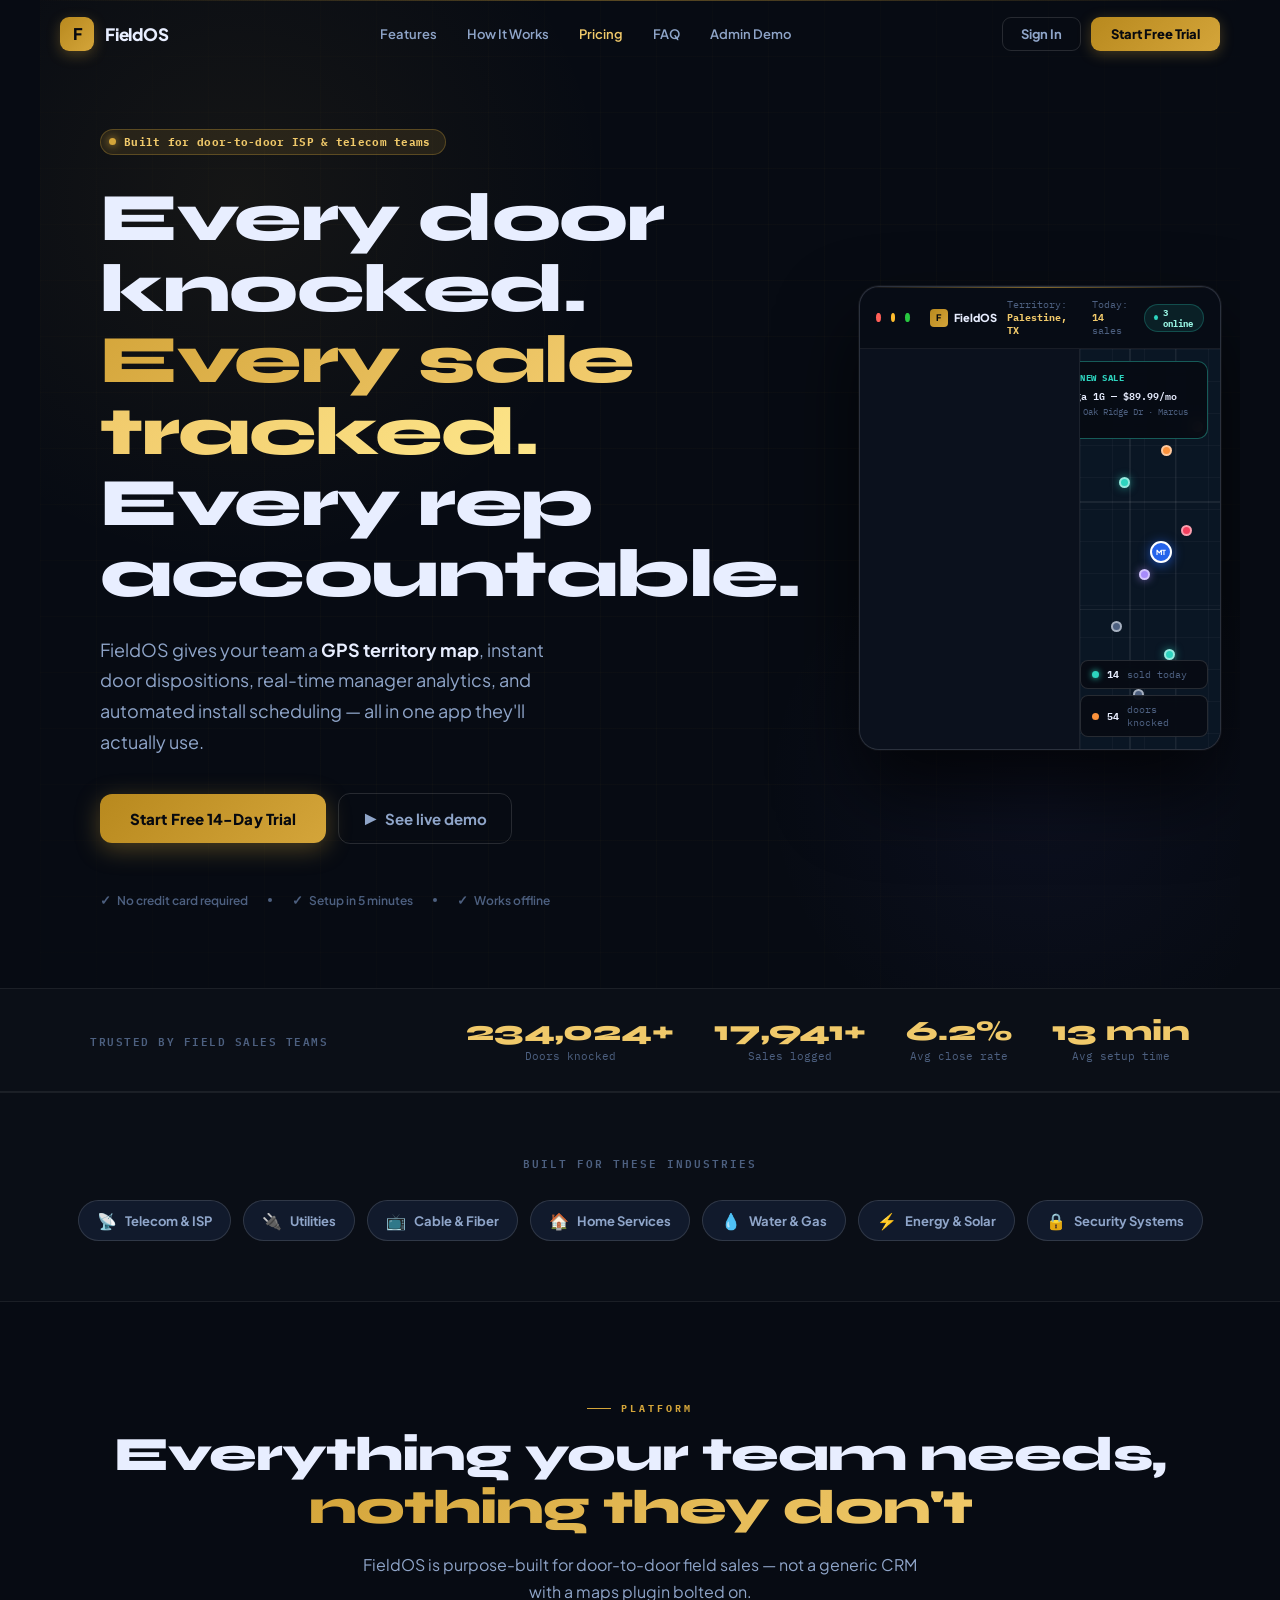
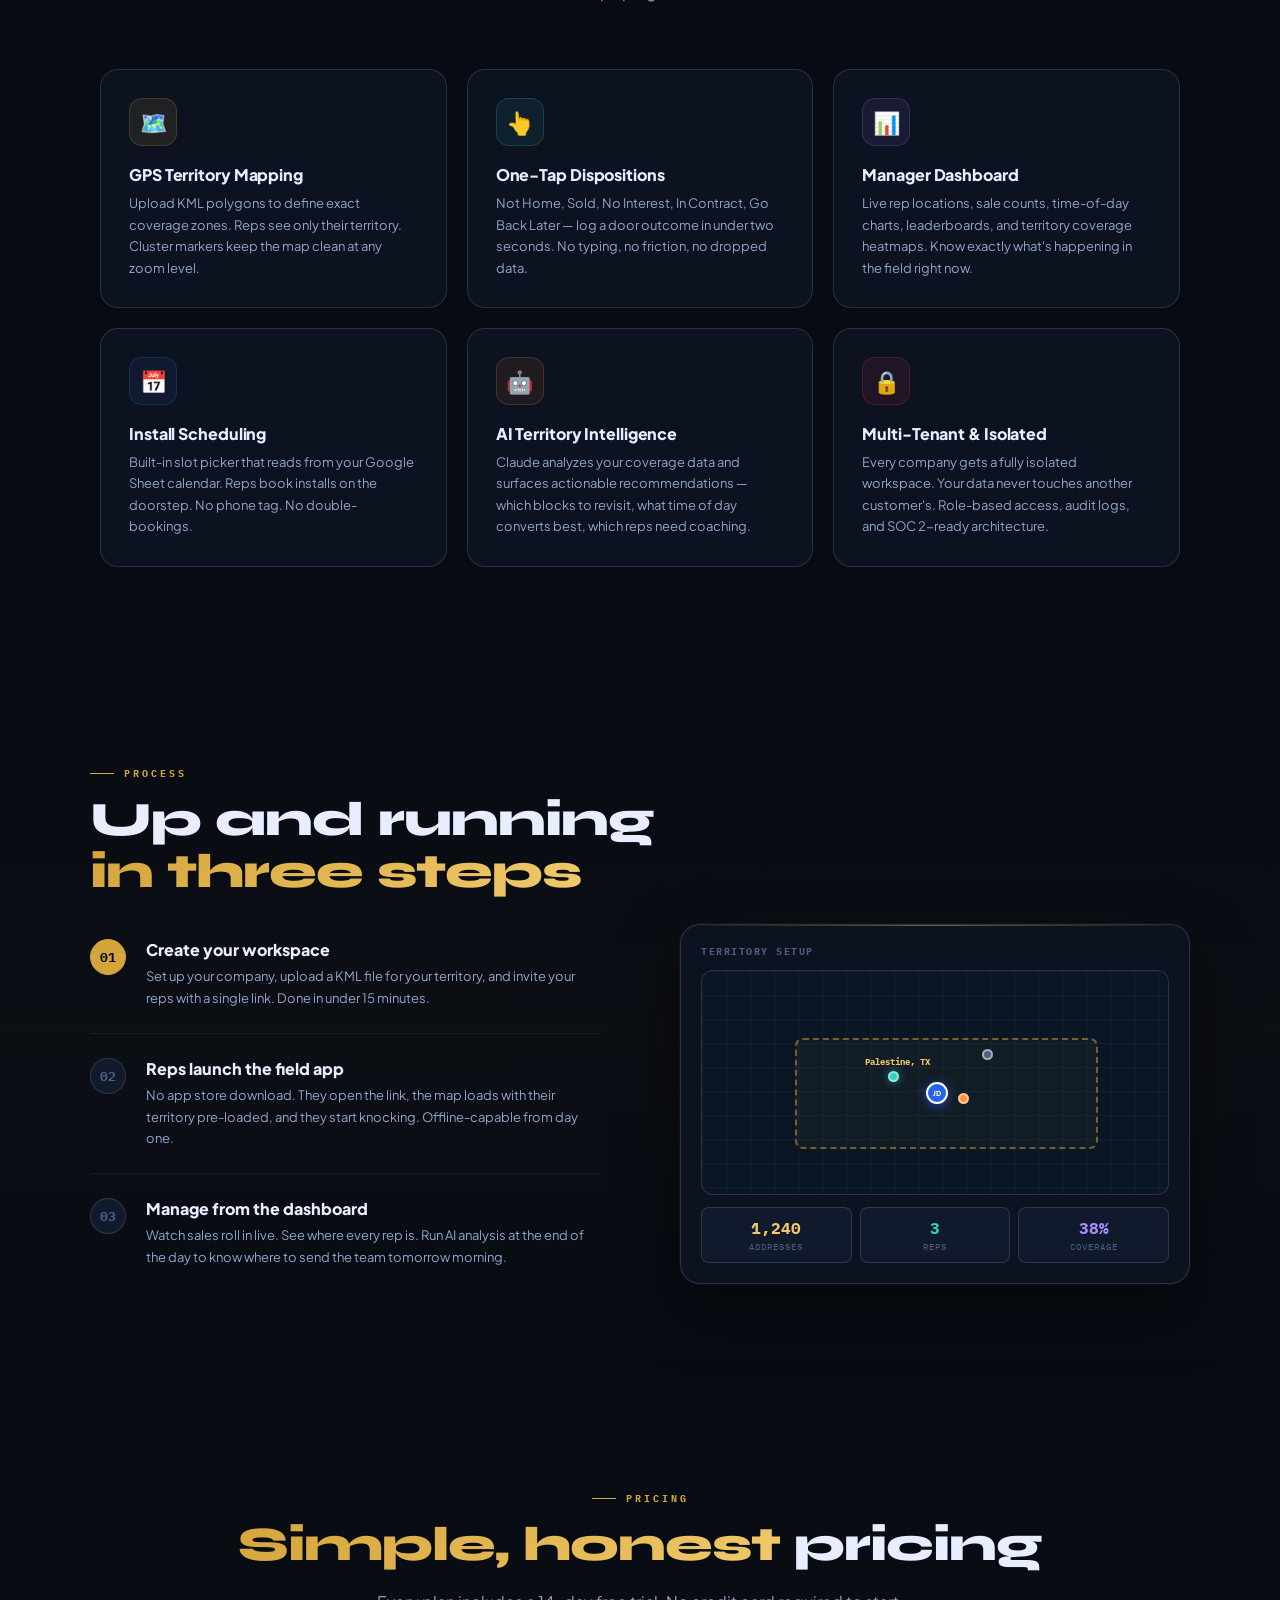
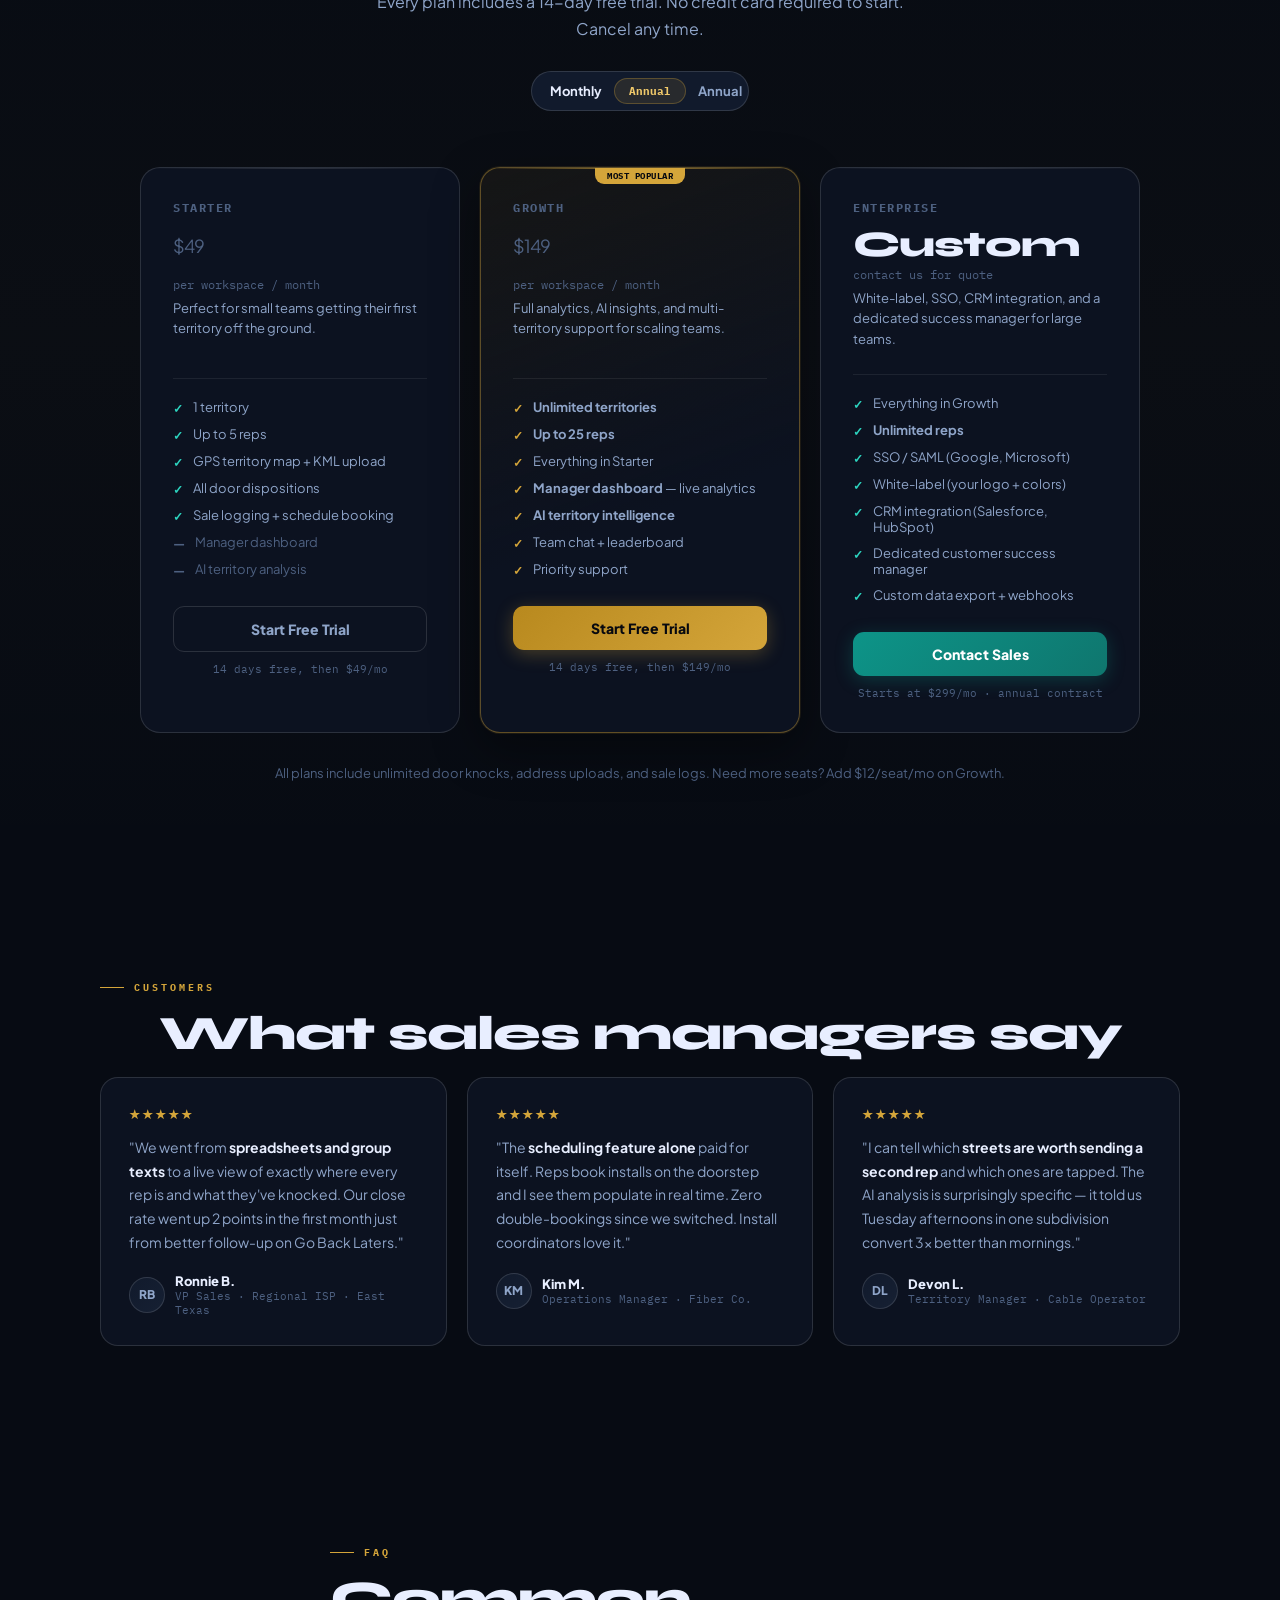
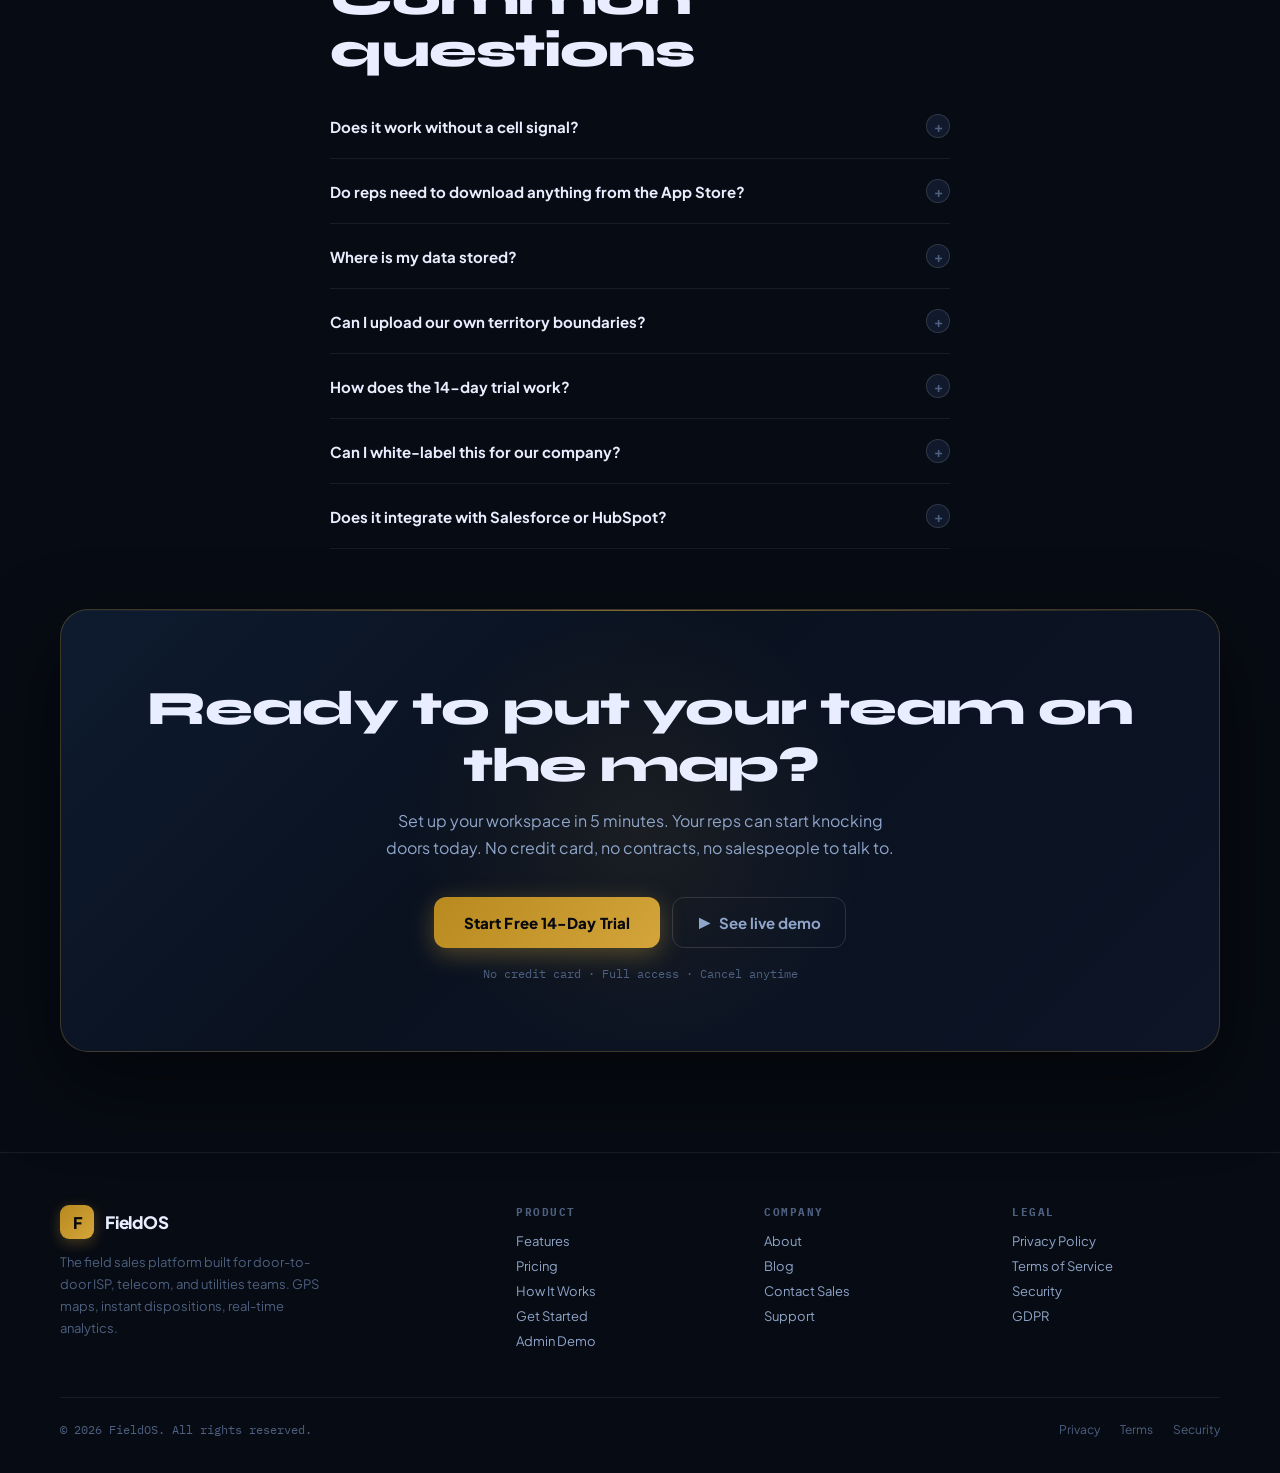
<file: landing.html>
<!DOCTYPE html>
<html lang="en">
<head>
<meta charset="UTF-8">
<meta name="viewport" content="width=device-width, initial-scale=1.0">
<title>FieldOS — The Field Sales Platform Built for Door-to-Door Teams</title>
<meta name="description" content="GPS territory mapping, one-tap dispositions, real-time analytics, and team management. Built for ISP, telecom, and utilities door-to-door sales teams.">
<link rel="preconnect" href="https://fonts.googleapis.com">
<link href="https://fonts.googleapis.com/css2?family=Syne:wght@700;800&family=Plus+Jakarta+Sans:wght@400;500;600;700;800&family=IBM+Plex+Mono:wght@400;500;600&display=swap" rel="stylesheet">
<style>
/* ══════════════════════════════════════════════════════
   TOKENS
══════════════════════════════════════════════════════ */
:root {
  --bg:       #070b13;
  --surface:  #0c1220;
  --s2:       #111a2c;
  --s3:       #162033;
  --border:   rgba(255,255,255,.07);
  --border-s: rgba(255,255,255,.13);
  --gold:     #d4a53a;
  --gold-dim: rgba(212,165,58,.12);
  --gold-t:   #f0c96a;
  --gig:      #2dd4bf;
  --mega:     #a78bfa;
  --danger:   #f43f5e;
  --warn:     #fb923c;
  --text:     #e8eeff;
  --t2:       #8fa5c9;
  --muted:    #4d6080;
  --nav-h:    68px;
}
*, *::before, *::after { box-sizing: border-box; margin: 0; padding: 0; }
html { scroll-behavior: smooth; }
body {
  font-family: 'Plus Jakarta Sans', sans-serif;
  background: var(--bg);
  color: var(--text);
  overflow-x: hidden;
  -webkit-font-smoothing: antialiased;
}
a { color: inherit; text-decoration: none; }
img { max-width: 100%; }

/* ══════════════════════════════════════════════════════
   NAV
══════════════════════════════════════════════════════ */
#nav {
  position: fixed; top: 0; left: 0; right: 0; z-index: 900;
  height: var(--nav-h);
  display: flex; align-items: center;
  padding: 0 clamp(20px, 5vw, 60px);
  background: rgba(7,11,19,.0);
  border-bottom: 1px solid transparent;
  transition: background .4s, border-color .4s, backdrop-filter .4s;
}
#nav.scrolled {
  background: rgba(7,11,19,.92);
  border-color: var(--border);
  backdrop-filter: blur(18px);
  -webkit-backdrop-filter: blur(18px);
}
.nav-logo {
  display: flex; align-items: center; gap: 11px;
  font-size: 17px; font-weight: 800; letter-spacing: -.2px;
  flex-shrink: 0;
}
.nav-mark {
  width: 34px; height: 34px;
  background: linear-gradient(135deg, #b8891e, var(--gold));
  border-radius: 9px;
  display: flex; align-items: center; justify-content: center;
  font-size: 16px; font-weight: 900; color: #07090f;
  box-shadow: 0 4px 14px rgba(212,165,58,.3);
}
.nav-links {
  display: flex; align-items: center; gap: 30px;
  margin: 0 auto;
  font-size: 13px; font-weight: 600; color: var(--t2);
}
.nav-links a:hover { color: var(--text); }
.nav-links a.active { color: var(--gold-t); }
.nav-cta {
  display: flex; align-items: center; gap: 10px; flex-shrink: 0;
}
.btn-ghost {
  background: none; border: 1px solid var(--border-s);
  border-radius: 9px; color: var(--t2);
  font-family: 'Plus Jakarta Sans', sans-serif;
  font-size: 13px; font-weight: 700; padding: 8px 18px; cursor: pointer;
  transition: all .18s;
}
.btn-ghost:hover { border-color: var(--gold); color: var(--gold-t); }
.btn-gold {
  background: linear-gradient(135deg, #b8891e, var(--gold));
  color: #07090f; border: none; border-radius: 9px;
  font-family: 'Plus Jakarta Sans', sans-serif;
  font-size: 13px; font-weight: 800; padding: 9px 20px; cursor: pointer;
  transition: all .2s; box-shadow: 0 3px 14px rgba(212,165,58,.3);
  white-space: nowrap;
}
.btn-gold:hover { filter: brightness(1.1); transform: translateY(-1px); box-shadow: 0 6px 22px rgba(212,165,58,.45); }
.nav-hamburger { display: none; background: none; border: none; color: var(--t2); font-size: 22px; cursor: pointer; }

/* Mobile nav */
@media (max-width: 768px) {
  .nav-links { display: none; }
  .nav-hamburger { display: block; margin-left: auto; margin-right: 12px; }
  #nav.menu-open .nav-links {
    display: flex; flex-direction: column; gap: 0;
    position: fixed; top: var(--nav-h); left: 0; right: 0;
    background: var(--surface); border-bottom: 1px solid var(--border-s);
    padding: 16px 24px 24px; align-items: flex-start;
    box-shadow: 0 12px 40px rgba(0,0,0,.5);
  }
  #nav.menu-open .nav-links a { padding: 12px 0; font-size: 15px; border-bottom: 1px solid var(--border); width: 100%; }
  #nav.menu-open .nav-links a:last-child { border-bottom: none; }
}

/* ══════════════════════════════════════════════════════
   HERO
══════════════════════════════════════════════════════ */
#hero {
  min-height: 100vh;
  padding: calc(var(--nav-h) + 60px) clamp(20px,5vw,60px) 80px;
  display: grid;
  grid-template-columns: 1fr 1.1fr;
  gap: 60px;
  align-items: center;
  position: relative;
  overflow: hidden;
}

/* Background effects */
.hero-bg {
  position: absolute; inset: 0; z-index: 0; pointer-events: none;
}
.hero-grid {
  position: absolute; inset: 0;
  background-image:
    linear-gradient(rgba(212,165,58,.028) 1px, transparent 1px),
    linear-gradient(90deg, rgba(212,165,58,.028) 1px, transparent 1px);
  background-size: 56px 56px;
  mask-image: radial-gradient(ellipse 85% 85% at 50% 50%, black 40%, transparent 100%);
  -webkit-mask-image: radial-gradient(ellipse 85% 85% at 50% 50%, black 40%, transparent 100%);
}
.hero-glow-l {
  position: absolute; width: 800px; height: 800px; border-radius: 50%;
  background: radial-gradient(circle, rgba(212,165,58,.07) 0%, transparent 65%);
  top: -200px; left: -200px;
}
.hero-glow-r {
  position: absolute; width: 600px; height: 600px; border-radius: 50%;
  background: radial-gradient(circle, rgba(99,102,241,.06) 0%, transparent 65%);
  bottom: -100px; right: -100px;
}
.hero-scan {
  position: absolute; left: 0; right: 0; height: 1px;
  background: linear-gradient(90deg, transparent, rgba(212,165,58,.4), transparent);
  animation: scan-line 8s linear infinite;
  top: 0;
}
@keyframes scan-line {
  0%   { top: 0%;   opacity: 0; }
  5%   { opacity: 1; }
  95%  { opacity: 1; }
  100% { top: 100%; opacity: 0; }
}

/* Left col */
.hero-left { position: relative; z-index: 1; }
.hero-badge {
  display: inline-flex; align-items: center; gap: 8px;
  background: var(--gold-dim); border: 1px solid rgba(212,165,58,.3);
  border-radius: 999px; padding: 5px 14px 5px 8px;
  font-size: 11px; font-weight: 700; color: var(--gold-t);
  font-family: 'IBM Plex Mono', monospace; letter-spacing: .3px;
  margin-bottom: 28px;
  opacity: 0; transform: translateY(16px);
  animation: rise .6s ease forwards .1s;
}
.hero-badge-dot {
  width: 7px; height: 7px; border-radius: 50%;
  background: var(--gold); box-shadow: 0 0 8px var(--gold);
  animation: blink 2s ease-in-out infinite;
}
@keyframes blink { 0%,100%{opacity:.6} 50%{opacity:1} }

.hero-h1 {
  font-family: 'Syne', sans-serif;
  font-size: clamp(38px, 5.5vw, 68px);
  font-weight: 800;
  line-height: 1.05;
  letter-spacing: -1.5px;
  margin-bottom: 24px;
  opacity: 0; transform: translateY(20px);
  animation: rise .7s ease forwards .25s;
}
.hero-h1 em {
  font-style: normal;
  background: linear-gradient(135deg, var(--gold), var(--gold-t), #fde68a);
  -webkit-background-clip: text;
  -webkit-text-fill-color: transparent;
  background-clip: text;
}
.hero-sub {
  font-size: clamp(15px, 1.8vw, 18px);
  color: var(--t2); line-height: 1.7; max-width: 480px;
  margin-bottom: 36px;
  opacity: 0; transform: translateY(16px);
  animation: rise .7s ease forwards .4s;
}
.hero-sub strong { color: var(--text); }
.hero-actions {
  display: flex; gap: 12px; align-items: center; flex-wrap: wrap;
  margin-bottom: 48px;
  opacity: 0; transform: translateY(16px);
  animation: rise .7s ease forwards .55s;
}
.btn-hero {
  padding: 15px 30px;
  background: linear-gradient(135deg, #b8891e, var(--gold));
  color: #07090f; border: none; border-radius: 12px;
  font-family: 'Plus Jakarta Sans', sans-serif;
  font-size: 15px; font-weight: 800; cursor: pointer;
  transition: all .25s; box-shadow: 0 6px 24px rgba(212,165,58,.35);
  letter-spacing: .1px;
}
.btn-hero:hover { filter: brightness(1.08); transform: translateY(-2px); box-shadow: 0 10px 32px rgba(212,165,58,.5); }
.btn-hero-ghost {
  padding: 15px 24px; background: none;
  border: 1px solid var(--border-s); border-radius: 12px;
  color: var(--t2); font-family: 'Plus Jakarta Sans', sans-serif;
  font-size: 15px; font-weight: 700; cursor: pointer;
  transition: all .2s; display: flex; align-items: center; gap: 8px;
}
.btn-hero-ghost:hover { border-color: var(--gold); color: var(--gold-t); }

.hero-trust {
  display: flex; align-items: center; gap: 20px; flex-wrap: wrap;
  opacity: 0; animation: rise .6s ease forwards .7s;
}
.hero-trust-item {
  display: flex; align-items: center; gap: 6px;
  font-size: 12px; color: var(--muted); font-weight: 600;
}
.hero-trust-item span { font-size: 13px; }
.hero-trust-sep { width: 4px; height: 4px; border-radius: 50%; background: var(--muted); }

@keyframes rise { to { opacity: 1; transform: translateY(0); } }

/* ── DASHBOARD MOCKUP ────────────────────────────────────── */
.hero-right {
  position: relative; z-index: 1;
  opacity: 0; transform: translateX(30px) scale(.97);
  animation: hero-right-in .9s cubic-bezier(.4,0,.2,1) forwards .5s;
}
@keyframes hero-right-in { to { opacity: 1; transform: translateX(0) scale(1); } }

.mock-device {
  background: var(--surface);
  border: 1px solid var(--border-s);
  border-radius: 20px;
  overflow: hidden;
  box-shadow:
    0 40px 80px rgba(0,0,0,.7),
    0 0 0 1px rgba(255,255,255,.06),
    inset 0 1px 0 rgba(255,255,255,.06);
  position: relative;
}
.mock-device::before {
  content: '';
  position: absolute; top: 0; left: 0; right: 0; height: 1px;
  background: linear-gradient(90deg, transparent, rgba(212,165,58,.6), transparent);
}

/* Topbar */
.mock-topbar {
  display: flex; align-items: center; gap: 10px;
  padding: 11px 16px;
  background: rgba(7,11,19,.8);
  border-bottom: 1px solid var(--border);
}
.mock-tb-dot { width: 9px; height: 9px; border-radius: 50%; }
.mock-tb-dot:nth-child(1) { background: #ff5f57; }
.mock-tb-dot:nth-child(2) { background: #febc2e; }
.mock-tb-dot:nth-child(3) { background: #28c840; }
.mock-tb-logo {
  margin-left: 10px; font-size: 11px; font-weight: 800;
  color: var(--text); display: flex; align-items: center; gap: 6px;
}
.mock-tb-mark {
  width: 18px; height: 18px; background: linear-gradient(135deg,#b8891e,var(--gold));
  border-radius: 4px; display: flex; align-items: center; justify-content: center;
  font-size: 9px; font-weight: 900; color: #07090f;
}
.mock-tb-stats {
  display: flex; gap: 18px; margin-left: auto;
  font-size: 10px; font-family: 'IBM Plex Mono', monospace;
}
.mock-tb-stat { color: var(--muted); }
.mock-tb-stat strong { color: var(--gold-t); }
.mock-tb-online {
  display: flex; align-items: center; gap: 5px;
  background: rgba(45,212,191,.1); border: 1px solid rgba(45,212,191,.25);
  border-radius: 20px; padding: 2px 9px;
  font-size: 9px; font-weight: 700; color: #99f6e4; font-family: 'IBM Plex Mono',monospace;
}
.mock-tb-online-dot { width: 5px; height: 5px; border-radius: 50%; background: var(--gig); animation: blink 1.8s infinite; }

/* Body */
.mock-body { display: grid; grid-template-columns: 220px 1fr; height: 400px; }

/* Sidebar */
.mock-sidebar {
  background: rgba(11,17,28,.6);
  border-right: 1px solid var(--border);
  display: flex; flex-direction: column;
  overflow: hidden;
}
.mock-addr {
  display: flex; align-items: center; gap: 8px;
  padding: 8px 12px; border-bottom: 1px solid rgba(255,255,255,.03);
  font-size: 10px; transition: background .1s;
}
.mock-addr:first-child { background: rgba(212,165,58,.1); border-left: 2px solid var(--gold); }
.mock-addr-dot { width: 8px; height: 8px; border-radius: 50%; flex-shrink: 0; }
.mock-addr-info { flex: 1; min-width: 0; }
.mock-addr-st { font-size: 10px; font-weight: 600; color: var(--text); white-space: nowrap; overflow: hidden; text-overflow: ellipsis; }
.mock-addr-tag { font-size: 8px; padding: 1px 5px; border-radius: 8px; margin-left: auto; flex-shrink: 0; font-weight: 700; font-family: 'IBM Plex Mono',monospace; }

/* Map area */
.mock-map {
  background: #0a1624;
  position: relative; overflow: hidden;
}
/* Faux map tiles */
.mock-map-grid {
  position: absolute; inset: 0;
  background-image:
    linear-gradient(rgba(255,255,255,.03) 1px, transparent 1px),
    linear-gradient(90deg, rgba(255,255,255,.03) 1px, transparent 1px);
  background-size: 32px 32px;
}
.mock-map-road {
  position: absolute; background: rgba(255,255,255,.07);
}
.mock-map-road.h1 { top: 38%; left: 0; right: 0; height: 2px; }
.mock-map-road.h2 { top: 65%; left: 0; right: 0; height: 1px; }
.mock-map-road.v1 { left: 35%; top: 0; bottom: 0; width: 2px; }
.mock-map-road.v2 { left: 68%; top: 0; bottom: 0; width: 1px; }

/* Map pins */
.mock-pin {
  position: absolute; width: 11px; height: 11px; border-radius: 50%;
  border: 2px solid rgba(255,255,255,.5); cursor: pointer;
  transition: transform .2s;
}
.mock-pin:hover { transform: scale(1.4); }
.mock-pin.sold  { background: var(--gig); box-shadow: 0 0 8px rgba(45,212,191,.6); }
.mock-pin.nh    { background: var(--warn); }
.mock-pin.ni    { background: var(--danger); }
.mock-pin.pend  { background: var(--muted); }
.mock-pin.mega  { background: var(--mega); box-shadow: 0 0 8px rgba(167,139,250,.6); }
.mock-pin.rep   {
  width: 22px; height: 22px;
  background: #2563eb; border: 2px solid #fff;
  box-shadow: 0 2px 12px rgba(37,99,235,.7);
  display: flex; align-items: center; justify-content: center;
  font-size: 7px; font-weight: 800; color: #fff;
  animation: rep-pulse 2.2s ease-out infinite;
}
@keyframes rep-pulse {
  0% { box-shadow: 0 0 0 0 rgba(37,99,235,.5), 0 2px 12px rgba(37,99,235,.7); }
  70% { box-shadow: 0 0 0 10px rgba(37,99,235,0), 0 2px 12px rgba(37,99,235,.7); }
  100% { box-shadow: 0 0 0 0 rgba(37,99,235,0), 0 2px 12px rgba(37,99,235,.7); }
}

/* Stat overlay */
.mock-stats-overlay {
  position: absolute; bottom: 12px; right: 12px;
  display: flex; flex-direction: column; gap: 6px;
}
.mock-stat-chip {
  background: rgba(7,11,19,.88);
  border: 1px solid var(--border-s);
  border-radius: 8px; padding: 7px 11px;
  backdrop-filter: blur(8px);
  display: flex; align-items: center; gap: 8px;
  font-size: 10px; font-family: 'IBM Plex Mono', monospace;
}
.mock-stat-chip-dot { width: 7px; height: 7px; border-radius: 50%; flex-shrink: 0; }
.mock-stat-chip-val { font-weight: 700; color: var(--text); }
.mock-stat-chip-lbl { color: var(--muted); }

/* Sale toast animation */
.mock-toast {
  position: absolute; top: 12px; right: 12px;
  background: rgba(7,11,19,.95);
  border: 1px solid rgba(45,212,191,.4);
  border-radius: 10px; padding: 10px 14px;
  font-size: 10px; font-family: 'IBM Plex Mono', monospace;
  backdrop-filter: blur(8px);
  animation: toast-cycle 6s ease-in-out infinite;
  min-width: 160px;
}
.mock-toast-head { color: var(--gig); font-weight: 700; margin-bottom: 3px; font-size: 9px; letter-spacing: .5px; text-transform: uppercase; }
.mock-toast-body { color: var(--text); font-weight: 600; }
.mock-toast-sub  { color: var(--muted); font-size: 9px; margin-top: 2px; }
@keyframes toast-cycle {
  0%,12%   { opacity: 1; transform: translateY(0); }
  15%,85%  { opacity: 1; transform: translateY(0); }
  88%,100% { opacity: 0; transform: translateY(-8px); }
}

/* ══════════════════════════════════════════════════════
   SOCIAL PROOF BAR
══════════════════════════════════════════════════════ */
#proof-bar {
  padding: 28px clamp(20px,5vw,60px);
  border-top: 1px solid var(--border);
  border-bottom: 1px solid var(--border);
  background: rgba(255,255,255,.015);
}
.proof-inner {
  max-width: 1100px; margin: 0 auto;
  display: flex; align-items: center; justify-content: space-between;
  flex-wrap: wrap; gap: 24px;
}
.proof-label {
  font-size: 11px; color: var(--muted); font-weight: 600;
  text-transform: uppercase; letter-spacing: 1.5px;
  font-family: 'IBM Plex Mono', monospace;
  flex-shrink: 0;
}
.proof-stats {
  display: flex; gap: 40px; flex-wrap: wrap;
}
.proof-stat { text-align: center; }
.proof-num {
  font-family: 'Syne', sans-serif;
  font-size: 28px; font-weight: 800; color: var(--gold-t); line-height: 1;
}
.proof-unit { font-family: 'IBM Plex Mono', monospace; font-size: 11px; color: var(--muted); margin-top: 4px; }

/* ══════════════════════════════════════════════════════
   SECTIONS
══════════════════════════════════════════════════════ */
section {
  padding: 100px clamp(20px,5vw,60px);
  max-width: 1200px; margin: 0 auto;
  position: relative;
}
.section-eyebrow {
  font-size: 10px; font-weight: 700; letter-spacing: 3px;
  text-transform: uppercase; color: var(--gold);
  font-family: 'IBM Plex Mono', monospace; margin-bottom: 14px;
  display: flex; align-items: center; gap: 10px;
}
.section-eyebrow::before { content: ''; width: 24px; height: 1px; background: var(--gold); }
.section-h2 {
  font-family: 'Syne', sans-serif;
  font-size: clamp(28px, 4vw, 48px);
  font-weight: 800; letter-spacing: -1px; line-height: 1.1;
  margin-bottom: 16px;
}
.section-h2 em {
  font-style: normal;
  background: linear-gradient(135deg, var(--gold), var(--gold-t));
  -webkit-background-clip: text; -webkit-text-fill-color: transparent;
  background-clip: text;
}
.section-sub {
  font-size: 16px; color: var(--t2); line-height: 1.7;
  max-width: 560px; margin-bottom: 60px;
}

/* Reveal animation */
.reveal {
  opacity: 0; transform: translateY(28px);
  transition: opacity .65s ease, transform .65s ease;
}
.reveal.visible { opacity: 1; transform: translateY(0); }
.reveal-delay-1 { transition-delay: .1s; }
.reveal-delay-2 { transition-delay: .2s; }
.reveal-delay-3 { transition-delay: .3s; }
.reveal-delay-4 { transition-delay: .4s; }

/* ══════════════════════════════════════════════════════
   FEATURES
══════════════════════════════════════════════════════ */
#features { background: transparent; }
.features-header { text-align: center; margin-bottom: 64px; }
.features-header .section-sub { margin: 0 auto; }
.feat-grid {
  display: grid;
  grid-template-columns: repeat(3, 1fr);
  gap: 20px;
}
.feat-card {
  background: var(--surface);
  border: 1px solid var(--border-s);
  border-radius: 18px; padding: 28px;
  transition: border-color .25s, box-shadow .25s, transform .25s;
  position: relative; overflow: hidden;
}
.feat-card::before {
  content: ''; position: absolute; top: 0; left: 0; right: 0; height: 1px;
  background: linear-gradient(90deg, transparent, var(--gold), transparent);
  opacity: 0; transition: opacity .3s;
}
.feat-card:hover { border-color: rgba(212,165,58,.3); box-shadow: 0 12px 40px rgba(0,0,0,.4), 0 0 0 1px rgba(212,165,58,.08); transform: translateY(-3px); }
.feat-card:hover::before { opacity: .6; }
.feat-icon {
  width: 48px; height: 48px; border-radius: 13px;
  display: flex; align-items: center; justify-content: center;
  font-size: 22px; margin-bottom: 18px;
  background: var(--s2); border: 1px solid var(--border-s);
}
.feat-icon.gold   { background: rgba(212,165,58,.1);  border-color: rgba(212,165,58,.2);  }
.feat-icon.teal   { background: rgba(45,212,191,.08); border-color: rgba(45,212,191,.2);  }
.feat-icon.purple { background: rgba(167,139,250,.08);border-color: rgba(167,139,250,.2); }
.feat-icon.blue   { background: rgba(59,130,246,.08); border-color: rgba(59,130,246,.2);  }
.feat-icon.warn   { background: rgba(251,146,60,.08); border-color: rgba(251,146,60,.2);  }
.feat-icon.red    { background: rgba(244,63,94,.08);  border-color: rgba(244,63,94,.2);   }
.feat-title { font-size: 16px; font-weight: 800; margin-bottom: 8px; letter-spacing: -.1px; }
.feat-desc  { font-size: 13px; color: var(--t2); line-height: 1.65; }

/* ══════════════════════════════════════════════════════
   HOW IT WORKS
══════════════════════════════════════════════════════ */
#how {
  background: linear-gradient(180deg, transparent 0%, rgba(212,165,58,.025) 50%, transparent 100%);
}
.how-grid { display: grid; grid-template-columns: 1fr 1fr; gap: 80px; align-items: center; }
.how-steps { display: flex; flex-direction: column; gap: 0; }
.how-step {
  display: flex; gap: 20px; padding: 24px 0;
  border-bottom: 1px solid var(--border);
  cursor: pointer;
}
.how-step:last-child { border-bottom: none; }
.how-step:hover .how-step-num { background: var(--gold-dim); border-color: rgba(212,165,58,.4); color: var(--gold-t); }
.how-step-num {
  width: 36px; height: 36px; border-radius: 50%; flex-shrink: 0;
  background: var(--s2); border: 1px solid var(--border-s);
  display: flex; align-items: center; justify-content: center;
  font-size: 13px; font-weight: 800; color: var(--muted);
  font-family: 'IBM Plex Mono', monospace;
  transition: all .2s;
}
.how-step.active .how-step-num { background: var(--gold); color: #07090f; border-color: var(--gold); }
.how-step-body { flex: 1; }
.how-step-title { font-size: 16px; font-weight: 800; margin-bottom: 6px; }
.how-step-desc  { font-size: 13px; color: var(--t2); line-height: 1.65; }

/* Animated feature screen */
.how-screen {
  background: var(--surface);
  border: 1px solid var(--border-s);
  border-radius: 20px; overflow: hidden;
  box-shadow: 0 24px 60px rgba(0,0,0,.5), 0 0 0 1px rgba(255,255,255,.04);
  position: relative; height: 360px;
}
.how-screen::before {
  content: ''; position: absolute; top: 0; left: 0; right: 0; height: 1px;
  background: linear-gradient(90deg, transparent, var(--gold), transparent); opacity: .5;
}
.how-panel { position: absolute; inset: 0; opacity: 0; transition: opacity .4s; padding: 20px; display: flex; flex-direction: column; gap: 12px; }
.how-panel.active { opacity: 1; }

/* Panel 1: map minimap */
.minimap {
  flex: 1; background: #0a1624; border-radius: 12px;
  border: 1px solid var(--border-s); position: relative; overflow: hidden;
}
.minimap-grid {
  position: absolute; inset: 0;
  background-image: linear-gradient(rgba(255,255,255,.04) 1px,transparent 1px),linear-gradient(90deg,rgba(255,255,255,.04) 1px,transparent 1px);
  background-size: 24px 24px;
}

/* Panel 2: disposition buttons */
.disp-grid { display: grid; grid-template-columns: repeat(2,1fr); gap: 8px; flex: 1; }
.disp-btn {
  background: var(--s2); border: 1px solid var(--border-s); border-radius: 10px;
  padding: 14px 10px; font-size: 12px; font-weight: 700; text-align: center; color: var(--t2);
  transition: all .2s; cursor: pointer;
}
.disp-btn:hover { transform: scale(1.02); }
.disp-btn.d-nh  { border-color: rgba(251,146,60,.4);  color: #fed7aa; background: rgba(251,146,60,.08); }
.disp-btn.d-mega{ border-color: rgba(167,139,250,.4); color: #c4b5fd; background: rgba(167,139,250,.1); }
.disp-btn.d-gig { border-color: rgba(45,212,191,.4);  color: #99f6e4; background: rgba(45,212,191,.08); }
.disp-btn.d-ic  { border-color: rgba(129,140,248,.4); color: #a5b4fc; background: rgba(129,140,248,.1); }
.disp-btn.d-ni  { border-color: rgba(244,63,94,.4);   color: #fda4af; background: rgba(244,63,94,.08); }
.disp-btn.d-cb  { border-color: rgba(212,165,58,.4);  color: var(--gold-t); background: var(--gold-dim); }

/* Panel 3: analytics */
.ana-bars { display: flex; flex-direction: column; gap: 10px; flex: 1; }
.ana-bar-row { display: flex; flex-direction: column; gap: 4px; }
.ana-bar-head { display: flex; justify-content: space-between; font-size: 11px; }
.ana-bar-lbl  { color: var(--text); font-weight: 600; }
.ana-bar-val  { font-family: 'IBM Plex Mono', monospace; color: var(--gold-t); font-size: 10px; }
.ana-bar-track { height: 6px; background: rgba(255,255,255,.05); border-radius: 3px; overflow: hidden; }
.ana-bar-fill  { height: 100%; border-radius: 3px; transition: width 1.2s cubic-bezier(.4,0,.2,1); }

/* ══════════════════════════════════════════════════════
   VERTICAL FIT
══════════════════════════════════════════════════════ */
#verticals {
  text-align: center;
  padding: 60px clamp(20px,5vw,60px);
  border-top: 1px solid var(--border);
  border-bottom: 1px solid var(--border);
  background: rgba(255,255,255,.01);
}
.vert-label { font-size: 11px; color: var(--muted); font-weight: 600; text-transform: uppercase; letter-spacing: 2px; font-family: 'IBM Plex Mono',monospace; margin-bottom: 28px; }
.vert-chips { display: flex; flex-wrap: wrap; gap: 12px; justify-content: center; }
.vert-chip {
  display: flex; align-items: center; gap: 8px;
  background: var(--s2); border: 1px solid var(--border-s);
  border-radius: 999px; padding: 9px 18px;
  font-size: 13px; font-weight: 700; color: var(--t2);
  transition: all .2s;
}
.vert-chip:hover { border-color: rgba(212,165,58,.35); color: var(--text); }
.vert-chip span { font-size: 16px; }

/* ══════════════════════════════════════════════════════
   PRICING
══════════════════════════════════════════════════════ */
#pricing { scroll-margin-top: var(--nav-h); }
.pricing-header { text-align: center; }
.pricing-toggle {
  display: inline-flex; align-items: center; gap: 12px;
  background: var(--s2); border: 1px solid var(--border-s);
  border-radius: 999px; padding: 6px 6px 6px 18px;
  margin: 0 auto 56px; font-size: 13px; font-weight: 700; color: var(--t2);
}
.toggle-opt { cursor: pointer; transition: color .15s; }
.toggle-opt.active { color: var(--text); }
.toggle-pill {
  background: var(--gold-dim); border: 1px solid rgba(212,165,58,.3);
  border-radius: 999px; padding: 5px 14px; font-size: 11px;
  color: var(--gold-t); font-weight: 800; cursor: pointer;
  transition: all .2s; font-family: 'IBM Plex Mono', monospace;
}
.annual-badge {
  background: rgba(45,212,191,.12); border: 1px solid rgba(45,212,191,.3);
  border-radius: 999px; padding: 3px 10px;
  font-size: 10px; color: #99f6e4; font-weight: 700;
  font-family: 'IBM Plex Mono', monospace;
}

.pricing-grid {
  display: grid; grid-template-columns: repeat(3, 1fr);
  gap: 20px; max-width: 1000px; margin: 0 auto;
}
.price-card {
  background: var(--surface);
  border: 1px solid var(--border-s);
  border-radius: 20px; padding: 32px;
  position: relative; overflow: hidden;
  transition: transform .25s, box-shadow .25s;
}
.price-card:hover { transform: translateY(-4px); box-shadow: 0 24px 60px rgba(0,0,0,.5); }
.price-card.featured {
  border-color: rgba(212,165,58,.4);
  background: linear-gradient(160deg, rgba(212,165,58,.06) 0%, var(--surface) 60%);
  box-shadow: 0 0 0 1px rgba(212,165,58,.1), 0 16px 48px rgba(0,0,0,.4);
}
.price-card::before {
  content: ''; position: absolute; top: 0; left: 0; right: 0; height: 1px;
  background: linear-gradient(90deg, transparent, var(--border-s), transparent);
}
.price-card.featured::before {
  background: linear-gradient(90deg, transparent, var(--gold), transparent);
  opacity: .7;
}
.price-pop {
  position: absolute; top: -1px; left: 50%; transform: translateX(-50%);
  background: var(--gold); color: #07090f;
  font-size: 9px; font-weight: 800; padding: 3px 12px;
  border-radius: 0 0 9px 9px; letter-spacing: .5px;
  text-transform: uppercase; font-family: 'IBM Plex Mono', monospace;
  white-space: nowrap;
}
.price-tier { font-size: 12px; font-weight: 700; color: var(--muted); text-transform: uppercase; letter-spacing: 1.5px; font-family: 'IBM Plex Mono',monospace; margin-bottom: 12px; }
.price-num {
  font-family: 'Syne', sans-serif; font-size: 46px; font-weight: 800;
  color: var(--text); line-height: 1; margin-bottom: 4px; letter-spacing: -1px;
}
.price-num span { font-size: 18px; color: var(--muted); font-weight: 400; vertical-align: top; margin-top: 10px; display: inline-block; font-family: 'Plus Jakarta Sans',sans-serif; }
.price-cycle { font-size: 12px; color: var(--muted); margin-bottom: 6px; font-family: 'IBM Plex Mono', monospace; }
.price-desc { font-size: 13px; color: var(--t2); line-height: 1.6; margin-bottom: 24px; min-height: 56px; }
.price-divider { height: 1px; background: var(--border); margin-bottom: 20px; }
.price-features { display: flex; flex-direction: column; gap: 10px; margin-bottom: 28px; }
.pf-row { display: flex; align-items: flex-start; gap: 10px; font-size: 13px; color: var(--t2); }
.pf-check { color: var(--gig); font-size: 12px; font-weight: 800; flex-shrink: 0; margin-top: 2px; }
.pf-check.gold { color: var(--gold); }
.pf-check.dim  { color: var(--muted); }
.price-cta {
  width: 100%; padding: 13px; border-radius: 11px;
  font-family: 'Plus Jakarta Sans', sans-serif; font-size: 14px; font-weight: 800;
  cursor: pointer; transition: all .22s;
}
.price-cta.ghost { background: none; border: 1px solid var(--border-s); color: var(--t2); }
.price-cta.ghost:hover { border-color: var(--gold); color: var(--gold-t); }
.price-cta.gold  { background: linear-gradient(135deg,#b8891e,var(--gold)); color:#07090f; border:none; box-shadow: 0 4px 18px rgba(212,165,58,.3); }
.price-cta.gold:hover  { filter: brightness(1.08); transform: translateY(-1px); }
.price-cta.teal  { background: linear-gradient(135deg,#0d9488,#0f766e); color:#fff; border:none; box-shadow: 0 4px 18px rgba(13,148,136,.3); }
.price-cta.teal:hover  { filter: brightness(1.1); transform: translateY(-1px); }
.price-note { text-align: center; font-size: 11px; color: var(--muted); margin-top: 10px; font-family: 'IBM Plex Mono', monospace; }

/* ══════════════════════════════════════════════════════
   TESTIMONIALS
══════════════════════════════════════════════════════ */
#testimonials { text-align: center; }
.testi-grid {
  display: grid; grid-template-columns: repeat(3, 1fr);
  gap: 20px; margin-top: 0;
}
.testi-card {
  background: var(--surface); border: 1px solid var(--border-s);
  border-radius: 18px; padding: 28px; text-align: left;
  transition: border-color .2s, transform .2s;
}
.testi-card:hover { border-color: rgba(212,165,58,.25); transform: translateY(-2px); }
.testi-stars { color: var(--gold); font-size: 13px; margin-bottom: 14px; letter-spacing: 2px; }
.testi-quote { font-size: 14px; line-height: 1.7; color: var(--t2); margin-bottom: 18px; }
.testi-quote strong { color: var(--text); }
.testi-author { display: flex; align-items: center; gap: 10px; }
.testi-av {
  width: 36px; height: 36px; border-radius: 50%; flex-shrink: 0;
  background: linear-gradient(135deg, var(--s2), var(--s3));
  border: 1px solid var(--border-s);
  display: flex; align-items: center; justify-content: center;
  font-size: 12px; font-weight: 800; color: var(--t2);
}
.testi-name { font-size: 13px; font-weight: 800; color: var(--text); }
.testi-role { font-size: 11px; color: var(--muted); font-family: 'IBM Plex Mono', monospace; }

/* ══════════════════════════════════════════════════════
   FAQ
══════════════════════════════════════════════════════ */
#faq { max-width: 740px; }
#faq .section-h2, #faq .section-eyebrow { text-align: left; }
.faq-list { display: flex; flex-direction: column; }
.faq-item { border-bottom: 1px solid var(--border); }
.faq-q {
  display: flex; align-items: center; justify-content: space-between;
  padding: 20px 0; cursor: pointer; font-size: 15px; font-weight: 700;
  color: var(--text); transition: color .15s; gap: 16px;
  list-style: none;
}
.faq-q:hover { color: var(--gold-t); }
.faq-q::marker, .faq-q::-webkit-details-marker { display: none; }
.faq-icon {
  width: 24px; height: 24px; border-radius: 50%;
  background: var(--s2); border: 1px solid var(--border-s);
  display: flex; align-items: center; justify-content: center;
  font-size: 14px; color: var(--muted); flex-shrink: 0;
  transition: all .2s;
}
details[open] .faq-icon { background: var(--gold-dim); border-color: rgba(212,165,58,.3); color: var(--gold-t); transform: rotate(45deg); }
.faq-a {
  padding: 0 0 18px; font-size: 14px; color: var(--t2); line-height: 1.75;
}
.faq-a strong { color: var(--text); }
.faq-a a { color: var(--gold-t); text-decoration: underline; }

/* ══════════════════════════════════════════════════════
   CTA BANNER
══════════════════════════════════════════════════════ */
#cta-banner {
  max-width: 100%; padding: 0;
  margin: 0 clamp(20px,5vw,60px) 100px;
}
.cta-inner {
  background: linear-gradient(135deg, #0e1b2f 0%, #0a1220 40%, #0d1526 100%);
  border: 1px solid rgba(212,165,58,.25);
  border-radius: 28px; padding: 70px clamp(32px,6vw,80px);
  text-align: center; position: relative; overflow: hidden;
  box-shadow: 0 32px 80px rgba(0,0,0,.5);
}
.cta-inner::before {
  content: ''; position: absolute; top: 0; left: 0; right: 0; height: 1px;
  background: linear-gradient(90deg, transparent, var(--gold), transparent); opacity: .6;
}
.cta-glow {
  position: absolute; width: 500px; height: 500px; border-radius: 50%;
  background: radial-gradient(circle, rgba(212,165,58,.08) 0%, transparent 65%);
  top: 50%; left: 50%; transform: translate(-50%,-50%);
  pointer-events: none;
}
.cta-inner h2 {
  font-family: 'Syne', sans-serif;
  font-size: clamp(28px, 4vw, 48px); font-weight: 800; letter-spacing: -1px;
  margin-bottom: 14px; position: relative;
}
.cta-inner p {
  font-size: 16px; color: var(--t2); line-height: 1.65; max-width: 520px;
  margin: 0 auto 36px; position: relative;
}
.cta-btns {
  display: flex; justify-content: center; gap: 12px; flex-wrap: wrap;
  position: relative;
}
.cta-fine {
  margin-top: 18px; font-size: 12px; color: var(--muted);
  font-family: 'IBM Plex Mono', monospace; position: relative;
}

/* ══════════════════════════════════════════════════════
   FOOTER
══════════════════════════════════════════════════════ */
footer {
  border-top: 1px solid var(--border);
  padding: 52px clamp(20px,5vw,60px) 36px;
}
.footer-inner {
  max-width: 1200px; margin: 0 auto;
  display: grid; grid-template-columns: 2fr 1fr 1fr 1fr; gap: 40px;
  margin-bottom: 48px;
}
.footer-brand-desc {
  font-size: 13px; color: var(--muted); line-height: 1.7; margin-top: 12px; max-width: 280px;
}
.footer-col-title {
  font-size: 11px; font-weight: 700; text-transform: uppercase; letter-spacing: 1.5px;
  color: var(--muted); font-family: 'IBM Plex Mono', monospace; margin-bottom: 14px;
}
.footer-links { display: flex; flex-direction: column; gap: 9px; }
.footer-links a { font-size: 13px; color: var(--t2); transition: color .15s; }
.footer-links a:hover { color: var(--gold-t); }
.footer-bottom {
  max-width: 1200px; margin: 0 auto;
  display: flex; justify-content: space-between; align-items: center; flex-wrap: wrap; gap: 12px;
  border-top: 1px solid var(--border); padding-top: 24px;
}
.footer-copy { font-size: 12px; color: var(--muted); font-family: 'IBM Plex Mono', monospace; }
.footer-legal { display: flex; gap: 20px; }
.footer-legal a { font-size: 12px; color: var(--muted); transition: color .15s; }
.footer-legal a:hover { color: var(--t2); }

/* ══════════════════════════════════════════════════════
   RESPONSIVE
══════════════════════════════════════════════════════ */
@media (max-width: 1024px) {
  .feat-grid    { grid-template-columns: repeat(2, 1fr); }
  .testi-grid   { grid-template-columns: repeat(2, 1fr); }
  .footer-inner { grid-template-columns: 1fr 1fr; gap: 28px; }
}
@media (max-width: 860px) {
  #hero         { grid-template-columns: 1fr; gap: 40px; }
  .hero-right   { order: -1; }
  .mock-body    { height: 280px; }
  .mock-sidebar { display: none; }
  .how-grid     { grid-template-columns: 1fr; }
  .how-screen   { display: none; }
  .pricing-grid { grid-template-columns: 1fr; max-width: 420px; }
  .testi-grid   { grid-template-columns: 1fr; }
}
@media (max-width: 600px) {
  .feat-grid  { grid-template-columns: 1fr; }
  .proof-stats { gap: 24px; }
  .footer-inner { grid-template-columns: 1fr; }
  section { padding: 64px clamp(20px,5vw,60px); }
}
</style>
</head>
<body>

<!-- ══ NAV ══════════════════════════════════════════════ -->
<nav id="nav">
  <div class="nav-logo">
    <div class="nav-mark">F</div>
    <div>FieldOS</div>
  </div>
  <div class="nav-links">
    <a href="#features">Features</a>
    <a href="#how">How It Works</a>
    <a href="#pricing" class="active">Pricing</a>
    <a href="#faq">FAQ</a>
    <a href="admin.html">Admin Demo</a>
  </div>
  <div class="nav-cta">
    <button class="btn-ghost" onclick="window.location='admin.html'">Sign In</button>
    <button class="btn-gold" onclick="window.location='onboarding.html'">Start Free Trial</button>
  </div>
  <button class="nav-hamburger" id="hamburger">☰</button>
</nav>

<!-- ══ HERO ══════════════════════════════════════════════ -->
<section id="hero">
  <div class="hero-bg">
    <div class="hero-grid"></div>
    <div class="hero-glow-l"></div>
    <div class="hero-glow-r"></div>
    <div class="hero-scan"></div>
  </div>

  <div class="hero-left">
    <div class="hero-badge">
      <div class="hero-badge-dot"></div>
      Built for door-to-door ISP &amp; telecom teams
    </div>
    <h1 class="hero-h1">Every door knocked.<br><em>Every sale tracked.</em><br>Every rep accountable.</h1>
    <p class="hero-sub">
      FieldOS gives your team a <strong>GPS territory map</strong>, instant door dispositions,
      real-time manager analytics, and automated install scheduling — all in one app they'll
      actually use.
    </p>
    <div class="hero-actions">
      <button class="btn-hero" onclick="window.location='onboarding.html'">Start Free 14-Day Trial</button>
      <button class="btn-hero-ghost" onclick="window.location='admin.html'">
        <span>▶</span> See live demo
      </button>
    </div>
    <div class="hero-trust">
      <div class="hero-trust-item"><span>✓</span> No credit card required</div>
      <div class="hero-trust-sep"></div>
      <div class="hero-trust-item"><span>✓</span> Setup in 5 minutes</div>
      <div class="hero-trust-sep"></div>
      <div class="hero-trust-item"><span>✓</span> Works offline</div>
    </div>
  </div>

  <div class="hero-right">
    <div class="mock-device">
      <div class="mock-topbar">
        <div class="mock-tb-dot"></div>
        <div class="mock-tb-dot"></div>
        <div class="mock-tb-dot"></div>
        <div class="mock-tb-logo"><div class="mock-tb-mark">F</div> FieldOS</div>
        <div class="mock-tb-stats">
          <div class="mock-tb-stat">Territory: <strong>Palestine, TX</strong></div>
          <div class="mock-tb-stat">Today: <strong id="mock-sales">0</strong> sales</div>
        </div>
        <div class="mock-tb-online"><div class="mock-tb-online-dot"></div> 3 online</div>
      </div>
      <div class="mock-body">
        <div class="mock-sidebar">
          <div class="mock-addr" style="animation:fade-addr .5s ease forwards .8s;opacity:0">
            <div class="mock-addr-dot" style="background:var(--gig);box-shadow:0 0 6px rgba(45,212,191,.6)"></div>
            <div class="mock-addr-info">
              <div class="mock-addr-st">142 Oak Ridge Dr</div>
            </div>
            <div class="mock-addr-tag" style="background:rgba(45,212,191,.12);color:#99f6e4;border:1px solid rgba(45,212,191,.3)">SOLD</div>
          </div>
          <div class="mock-addr" style="animation:fade-addr .5s ease forwards 1s;opacity:0">
            <div class="mock-addr-dot" style="background:var(--warn)"></div>
            <div class="mock-addr-info"><div class="mock-addr-st">287 Elm Street</div></div>
            <div class="mock-addr-tag" style="background:rgba(251,146,60,.1);color:#fed7aa;border:1px solid rgba(251,146,60,.3)">NH</div>
          </div>
          <div class="mock-addr" style="animation:fade-addr .5s ease forwards 1.2s;opacity:0">
            <div class="mock-addr-dot" style="background:var(--mega);box-shadow:0 0 5px rgba(167,139,250,.6)"></div>
            <div class="mock-addr-info"><div class="mock-addr-st">901 Pecan Ave</div></div>
            <div class="mock-addr-tag" style="background:rgba(167,139,250,.12);color:#c4b5fd;border:1px solid rgba(167,139,250,.3)">MEGA</div>
          </div>
          <div class="mock-addr" style="animation:fade-addr .5s ease forwards 1.4s;opacity:0">
            <div class="mock-addr-dot" style="background:var(--muted)"></div>
            <div class="mock-addr-info"><div class="mock-addr-st">334 Hickory Ln</div></div>
            <div class="mock-addr-tag" style="background:rgba(77,96,128,.15);color:var(--muted);border:1px solid rgba(77,96,128,.3)">PEND</div>
          </div>
          <div class="mock-addr" style="animation:fade-addr .5s ease forwards 1.6s;opacity:0">
            <div class="mock-addr-dot" style="background:var(--danger)"></div>
            <div class="mock-addr-info"><div class="mock-addr-st">78 Magnolia Blvd</div></div>
            <div class="mock-addr-tag" style="background:rgba(244,63,94,.1);color:#fda4af;border:1px solid rgba(244,63,94,.3)">NI</div>
          </div>
          <div class="mock-addr" style="animation:fade-addr .5s ease forwards 1.8s;opacity:0">
            <div class="mock-addr-dot" style="background:var(--gig);box-shadow:0 0 5px rgba(45,212,191,.5)"></div>
            <div class="mock-addr-info"><div class="mock-addr-st">512 Cypress Rd</div></div>
            <div class="mock-addr-tag" style="background:rgba(45,212,191,.1);color:#99f6e4;border:1px solid rgba(45,212,191,.25)">SOLD</div>
          </div>
        </div>
        <div class="mock-map">
          <div class="mock-map-grid"></div>
          <div class="mock-map-road h1"></div>
          <div class="mock-map-road h2"></div>
          <div class="mock-map-road v1"></div>
          <div class="mock-map-road v2"></div>
          <!-- Pins -->
          <div class="mock-pin sold" style="top:32%;left:28%"></div>
          <div class="mock-pin mega" style="top:55%;left:42%"></div>
          <div class="mock-pin nh"   style="top:24%;left:58%"></div>
          <div class="mock-pin pend" style="top:68%;left:22%"></div>
          <div class="mock-pin ni"   style="top:44%;left:72%"></div>
          <div class="mock-pin sold" style="top:75%;left:60%"></div>
          <div class="mock-pin nh"   style="top:18%;left:80%"></div>
          <div class="mock-pin pend" style="top:85%;left:38%"></div>
          <div class="mock-pin rep"  style="top:48%;left:50%">MT</div>
          <!-- Stats -->
          <div class="mock-stats-overlay">
            <div class="mock-stat-chip">
              <div class="mock-stat-chip-dot" style="background:var(--gig);box-shadow:0 0 6px var(--gig)"></div>
              <span class="mock-stat-chip-val" id="mock-sold-count">0</span>
              <span class="mock-stat-chip-lbl">sold today</span>
            </div>
            <div class="mock-stat-chip">
              <div class="mock-stat-chip-dot" style="background:var(--warn)"></div>
              <span class="mock-stat-chip-val" id="mock-doors-count">0</span>
              <span class="mock-stat-chip-lbl">doors knocked</span>
            </div>
          </div>
          <!-- Toast -->
          <div class="mock-toast">
            <div class="mock-toast-head">🏠 New Sale</div>
            <div class="mock-toast-body">Mega 1G — $89.99/mo</div>
            <div class="mock-toast-sub">142 Oak Ridge Dr · Marcus T.</div>
          </div>
        </div>
      </div>
    </div>
  </div>
</section>

<!-- ══ PROOF BAR ═════════════════════════════════════════ -->
<div id="proof-bar">
  <div class="proof-inner">
    <div class="proof-label">Trusted by field sales teams</div>
    <div class="proof-stats">
      <div class="proof-stat reveal">
        <div class="proof-num" data-target="240000" data-suffix="+">0</div>
        <div class="proof-unit">Doors knocked</div>
      </div>
      <div class="proof-stat reveal reveal-delay-1">
        <div class="proof-num" data-target="18400" data-suffix="+">0</div>
        <div class="proof-unit">Sales logged</div>
      </div>
      <div class="proof-stat reveal reveal-delay-2">
        <div class="proof-num" data-target="6.4" data-suffix="%" data-decimal="true">0</div>
        <div class="proof-unit">Avg close rate</div>
      </div>
      <div class="proof-stat reveal reveal-delay-3">
        <div class="proof-num" data-target="14" data-suffix=" min">0</div>
        <div class="proof-unit">Avg setup time</div>
      </div>
    </div>
  </div>
</div>

<!-- ══ VERTICALS ═════════════════════════════════════════ -->
<div id="verticals">
  <div class="vert-label">Built for these industries</div>
  <div class="vert-chips">
    <div class="vert-chip"><span>📡</span> Telecom &amp; ISP</div>
    <div class="vert-chip"><span>🔌</span> Utilities</div>
    <div class="vert-chip"><span>📺</span> Cable &amp; Fiber</div>
    <div class="vert-chip"><span>🏠</span> Home Services</div>
    <div class="vert-chip"><span>💧</span> Water &amp; Gas</div>
    <div class="vert-chip"><span>⚡</span> Energy &amp; Solar</div>
    <div class="vert-chip"><span>🔒</span> Security Systems</div>
  </div>
</div>

<!-- ══ FEATURES ═════════════════════════════════════════ -->
<section id="features">
  <div class="features-header">
    <div class="section-eyebrow" style="justify-content:center">Platform</div>
    <h2 class="section-h2">Everything your team needs,<br><em>nothing they don't</em></h2>
    <p class="section-sub">FieldOS is purpose-built for door-to-door field sales — not a generic CRM with a maps plugin bolted on.</p>
  </div>
  <div class="feat-grid">
    <div class="feat-card reveal">
      <div class="feat-icon gold">🗺️</div>
      <div class="feat-title">GPS Territory Mapping</div>
      <div class="feat-desc">Upload KML polygons to define exact coverage zones. Reps see only their territory. Cluster markers keep the map clean at any zoom level.</div>
    </div>
    <div class="feat-card reveal reveal-delay-1">
      <div class="feat-icon teal">👆</div>
      <div class="feat-title">One-Tap Dispositions</div>
      <div class="feat-desc">Not Home, Sold, No Interest, In Contract, Go Back Later — log a door outcome in under two seconds. No typing, no friction, no dropped data.</div>
    </div>
    <div class="feat-card reveal reveal-delay-2">
      <div class="feat-icon purple">📊</div>
      <div class="feat-title">Manager Dashboard</div>
      <div class="feat-desc">Live rep locations, sale counts, time-of-day charts, leaderboards, and territory coverage heatmaps. Know exactly what's happening in the field right now.</div>
    </div>
    <div class="feat-card reveal reveal-delay-1">
      <div class="feat-icon blue">📅</div>
      <div class="feat-title">Install Scheduling</div>
      <div class="feat-desc">Built-in slot picker that reads from your Google Sheet calendar. Reps book installs on the doorstep. No phone tag. No double-bookings.</div>
    </div>
    <div class="feat-card reveal reveal-delay-2">
      <div class="feat-icon warn">🤖</div>
      <div class="feat-title">AI Territory Intelligence</div>
      <div class="feat-desc">Claude analyzes your coverage data and surfaces actionable recommendations — which blocks to revisit, what time of day converts best, which reps need coaching.</div>
    </div>
    <div class="feat-card reveal reveal-delay-3">
      <div class="feat-icon red">🔒</div>
      <div class="feat-title">Multi-Tenant &amp; Isolated</div>
      <div class="feat-desc">Every company gets a fully isolated workspace. Your data never touches another customer's. Role-based access, audit logs, and SOC 2-ready architecture.</div>
    </div>
  </div>
</section>

<!-- ══ HOW IT WORKS ══════════════════════════════════════ -->
<section id="how" style="max-width:100%;padding:100px clamp(20px,5vw,60px)">
  <div style="max-width:1100px;margin:0 auto">
    <div class="section-eyebrow reveal">Process</div>
    <h2 class="section-h2 reveal">Up and running<br><em>in three steps</em></h2>
    <div class="how-grid reveal">
      <div class="how-steps">
        <div class="how-step active" data-step="0">
          <div class="how-step-num">01</div>
          <div class="how-step-body">
            <div class="how-step-title">Create your workspace</div>
            <div class="how-step-desc">Set up your company, upload a KML file for your territory, and invite your reps with a single link. Done in under 15 minutes.</div>
          </div>
        </div>
        <div class="how-step" data-step="1">
          <div class="how-step-num">02</div>
          <div class="how-step-body">
            <div class="how-step-title">Reps launch the field app</div>
            <div class="how-step-desc">No app store download. They open the link, the map loads with their territory pre-loaded, and they start knocking. Offline-capable from day one.</div>
          </div>
        </div>
        <div class="how-step" data-step="2">
          <div class="how-step-num">03</div>
          <div class="how-step-body">
            <div class="how-step-title">Manage from the dashboard</div>
            <div class="how-step-desc">Watch sales roll in live. See where every rep is. Run AI analysis at the end of the day to know where to send the team tomorrow morning.</div>
          </div>
        </div>
      </div>
      <div class="how-screen">
        <!-- Panel 0: map -->
        <div class="how-panel active" id="how-panel-0">
          <div style="font-size:10px;font-weight:700;text-transform:uppercase;letter-spacing:1.5px;color:var(--muted);font-family:'IBM Plex Mono',monospace">Territory Setup</div>
          <div class="minimap">
            <div class="minimap-grid"></div>
            <div style="position:absolute;top:30%;left:20%;right:15%;bottom:20%;border:2px dashed rgba(212,165,58,.5);border-radius:8px;background:rgba(212,165,58,.04)"></div>
            <div style="position:absolute;top:38%;left:35%;font-size:9px;font-family:'IBM Plex Mono',monospace;color:var(--gold-t);font-weight:700">Palestine, TX</div>
            <div class="mock-pin sold" style="top:45%;left:40%"></div>
            <div class="mock-pin nh"   style="top:55%;left:55%"></div>
            <div class="mock-pin pend" style="top:35%;left:60%"></div>
            <div class="mock-pin rep"  style="top:50%;left:48%">JD</div>
          </div>
          <div style="display:grid;grid-template-columns:1fr 1fr 1fr;gap:8px">
            <div style="background:var(--s2);border:1px solid var(--border-s);border-radius:8px;padding:10px;text-align:center">
              <div style="font-size:16px;font-weight:800;font-family:'IBM Plex Mono',monospace;color:var(--gold-t)">1,240</div>
              <div style="font-size:9px;color:var(--muted);margin-top:3px;font-family:'IBM Plex Mono',monospace;text-transform:uppercase;letter-spacing:1px">Addresses</div>
            </div>
            <div style="background:var(--s2);border:1px solid var(--border-s);border-radius:8px;padding:10px;text-align:center">
              <div style="font-size:16px;font-weight:800;font-family:'IBM Plex Mono',monospace;color:var(--gig)">3</div>
              <div style="font-size:9px;color:var(--muted);margin-top:3px;font-family:'IBM Plex Mono',monospace;text-transform:uppercase;letter-spacing:1px">Reps</div>
            </div>
            <div style="background:var(--s2);border:1px solid var(--border-s);border-radius:8px;padding:10px;text-align:center">
              <div style="font-size:16px;font-weight:800;font-family:'IBM Plex Mono',monospace;color:var(--mega)">38%</div>
              <div style="font-size:9px;color:var(--muted);margin-top:3px;font-family:'IBM Plex Mono',monospace;text-transform:uppercase;letter-spacing:1px">Coverage</div>
            </div>
          </div>
        </div>
        <!-- Panel 1: dispositions -->
        <div class="how-panel" id="how-panel-1">
          <div style="font-size:10px;font-weight:700;text-transform:uppercase;letter-spacing:1.5px;color:var(--muted);font-family:'IBM Plex Mono',monospace">Rep Field App</div>
          <div style="background:var(--s2);border:1px solid var(--border-s);border-radius:10px;padding:12px">
            <div style="font-size:13px;font-weight:700;margin-bottom:2px">142 Oak Ridge Drive</div>
            <div style="font-size:10px;color:var(--muted);font-family:'IBM Plex Mono',monospace">Palestine, TX 75801 · 0.3 mi away</div>
          </div>
          <div class="disp-grid">
            <div class="disp-btn d-nh">Not Home</div>
            <div class="disp-btn d-mega">Sold Mega 1G</div>
            <div class="disp-btn d-gig">Sold Gig 500</div>
            <div class="disp-btn d-ic">In Contract</div>
            <div class="disp-btn d-ni">Not Interested</div>
            <div class="disp-btn d-cb">Go Back Later</div>
          </div>
          <div style="display:flex;gap:8px;margin-top:auto">
            <div style="flex:1;background:rgba(167,139,250,.1);border:1px solid rgba(167,139,250,.3);border-radius:8px;padding:10px;text-align:center;font-size:10px;color:#c4b5fd;font-weight:700;font-family:'IBM Plex Mono',monospace">Schedule Install</div>
            <div style="flex:1;background:var(--gold-dim);border:1px solid rgba(212,165,58,.3);border-radius:8px;padding:10px;text-align:center;font-size:10px;color:var(--gold-t);font-weight:700;font-family:'IBM Plex Mono',monospace">View Notes</div>
          </div>
        </div>
        <!-- Panel 2: analytics -->
        <div class="how-panel" id="how-panel-2">
          <div style="font-size:10px;font-weight:700;text-transform:uppercase;letter-spacing:1.5px;color:var(--muted);font-family:'IBM Plex Mono',monospace">Manager Analytics</div>
          <div style="display:grid;grid-template-columns:repeat(3,1fr);gap:8px">
            <div style="background:var(--s2);border:1px solid var(--border-s);border-radius:8px;padding:10px;text-align:center">
              <div style="font-size:20px;font-weight:800;font-family:'IBM Plex Mono',monospace;color:var(--gold-t)">14</div>
              <div style="font-size:8px;color:var(--muted);margin-top:2px;text-transform:uppercase;letter-spacing:1px;font-family:'IBM Plex Mono',monospace">Sales</div>
            </div>
            <div style="background:var(--s2);border:1px solid var(--border-s);border-radius:8px;padding:10px;text-align:center">
              <div style="font-size:20px;font-weight:800;font-family:'IBM Plex Mono',monospace;color:var(--gig)">6.4%</div>
              <div style="font-size:8px;color:var(--muted);margin-top:2px;text-transform:uppercase;letter-spacing:1px;font-family:'IBM Plex Mono',monospace">Close Rate</div>
            </div>
            <div style="background:var(--s2);border:1px solid var(--border-s);border-radius:8px;padding:10px;text-align:center">
              <div style="font-size:20px;font-weight:800;font-family:'IBM Plex Mono',monospace;color:var(--mega)">3</div>
              <div style="font-size:8px;color:var(--muted);margin-top:2px;text-transform:uppercase;letter-spacing:1px;font-family:'IBM Plex Mono',monospace">Online</div>
            </div>
          </div>
          <div class="ana-bars">
            <div class="ana-bar-row"><div class="ana-bar-head"><span class="ana-bar-lbl">Marcus T.</span><span class="ana-bar-val">6 sales</span></div><div class="ana-bar-track"><div class="ana-bar-fill" style="width:0%;background:var(--gold);transition-delay:.2s" data-width="85%"></div></div></div>
            <div class="ana-bar-row"><div class="ana-bar-head"><span class="ana-bar-lbl">Jaylen B.</span><span class="ana-bar-val">5 sales</span></div><div class="ana-bar-track"><div class="ana-bar-fill" style="width:0%;background:var(--gig);transition-delay:.4s" data-width="72%"></div></div></div>
            <div class="ana-bar-row"><div class="ana-bar-head"><span class="ana-bar-lbl">Priya N.</span><span class="ana-bar-val">3 sales</span></div><div class="ana-bar-track"><div class="ana-bar-fill" style="width:0%;background:var(--mega);transition-delay:.6s" data-width="42%"></div></div></div>
          </div>
        </div>
      </div>
    </div>
  </div>
</section>

<!-- ══ PRICING ═══════════════════════════════════════════ -->
<section id="pricing" style="max-width:100%;background:linear-gradient(180deg,transparent 0%,rgba(212,165,58,.02) 50%,transparent 100%)">
  <div style="max-width:1100px;margin:0 auto">
    <div class="pricing-header reveal">
      <div class="section-eyebrow" style="justify-content:center">Pricing</div>
      <h2 class="section-h2"><em>Simple, honest</em> pricing</h2>
      <p class="section-sub" style="margin:0 auto 28px">Every plan includes a 14-day free trial. No credit card required to start. Cancel any time.</p>
      <div style="display:flex;justify-content:center">
        <div class="pricing-toggle">
          <span class="toggle-opt active" id="bill-monthly" onclick="setBilling('monthly')">Monthly</span>
          <div class="toggle-pill" onclick="setBilling(billingMode==='monthly'?'annual':'monthly')">Annual</div>
          <span class="toggle-opt" id="bill-annual" onclick="setBilling('annual')">Annual</span>
          <span class="annual-badge" id="annual-save" style="display:none">Save 20%</span>
        </div>
      </div>
    </div>

    <div class="pricing-grid">
      <!-- Starter -->
      <div class="price-card reveal">
        <div class="price-tier">Starter</div>
        <div class="price-num"><span>$</span><span id="p-starter">49</span></div>
        <div class="price-cycle">per workspace / month</div>
        <div class="price-desc">Perfect for small teams getting their first territory off the ground.</div>
        <div class="price-divider"></div>
        <div class="price-features">
          <div class="pf-row"><div class="pf-check">✓</div><div>1 territory</div></div>
          <div class="pf-row"><div class="pf-check">✓</div><div>Up to 5 reps</div></div>
          <div class="pf-row"><div class="pf-check">✓</div><div>GPS territory map + KML upload</div></div>
          <div class="pf-row"><div class="pf-check">✓</div><div>All door dispositions</div></div>
          <div class="pf-row"><div class="pf-check">✓</div><div>Sale logging + schedule booking</div></div>
          <div class="pf-row"><div class="pf-check dim">—</div><div style="color:var(--muted)">Manager dashboard</div></div>
          <div class="pf-row"><div class="pf-check dim">—</div><div style="color:var(--muted)">AI territory analysis</div></div>
        </div>
        <button class="price-cta ghost" onclick="window.location='onboarding.html?plan=starter'">Start Free Trial</button>
        <div class="price-note">14 days free, then $<span class="price-monthly">49</span>/mo</div>
      </div>

      <!-- Growth -->
      <div class="price-card featured reveal reveal-delay-1">
        <div class="price-pop">Most Popular</div>
        <div class="price-tier">Growth</div>
        <div class="price-num"><span>$</span><span id="p-growth">149</span></div>
        <div class="price-cycle">per workspace / month</div>
        <div class="price-desc">Full analytics, AI insights, and multi-territory support for scaling teams.</div>
        <div class="price-divider"></div>
        <div class="price-features">
          <div class="pf-row"><div class="pf-check gold">✓</div><div><strong>Unlimited territories</strong></div></div>
          <div class="pf-row"><div class="pf-check gold">✓</div><div><strong>Up to 25 reps</strong></div></div>
          <div class="pf-row"><div class="pf-check gold">✓</div><div>Everything in Starter</div></div>
          <div class="pf-row"><div class="pf-check gold">✓</div><div><strong>Manager dashboard</strong> — live analytics</div></div>
          <div class="pf-row"><div class="pf-check gold">✓</div><div><strong>AI territory intelligence</strong></div></div>
          <div class="pf-row"><div class="pf-check gold">✓</div><div>Team chat + leaderboard</div></div>
          <div class="pf-row"><div class="pf-check gold">✓</div><div>Priority support</div></div>
        </div>
        <button class="price-cta gold" onclick="window.location='onboarding.html?plan=growth'">Start Free Trial</button>
        <div class="price-note">14 days free, then $<span class="price-monthly">149</span>/mo</div>
      </div>

      <!-- Enterprise -->
      <div class="price-card reveal reveal-delay-2">
        <div class="price-tier">Enterprise</div>
        <div class="price-num" style="font-size:36px">Custom</div>
        <div class="price-cycle">contact us for quote</div>
        <div class="price-desc">White-label, SSO, CRM integration, and a dedicated success manager for large teams.</div>
        <div class="price-divider"></div>
        <div class="price-features">
          <div class="pf-row"><div class="pf-check">✓</div><div>Everything in Growth</div></div>
          <div class="pf-row"><div class="pf-check">✓</div><div><strong>Unlimited reps</strong></div></div>
          <div class="pf-row"><div class="pf-check">✓</div><div>SSO / SAML (Google, Microsoft)</div></div>
          <div class="pf-row"><div class="pf-check">✓</div><div>White-label (your logo + colors)</div></div>
          <div class="pf-row"><div class="pf-check">✓</div><div>CRM integration (Salesforce, HubSpot)</div></div>
          <div class="pf-row"><div class="pf-check">✓</div><div>Dedicated customer success manager</div></div>
          <div class="pf-row"><div class="pf-check">✓</div><div>Custom data export + webhooks</div></div>
        </div>
        <button class="price-cta teal" onclick="window.location='mailto:sales@fieldos.io?subject=Enterprise Inquiry'">Contact Sales</button>
        <div class="price-note">Starts at $299/mo · annual contract</div>
      </div>
    </div>

    <!-- Add-ons note -->
    <div style="text-align:center;margin-top:32px;font-size:13px;color:var(--muted)" class="reveal">
      All plans include unlimited door knocks, address uploads, and sale logs. Need more seats? Add $12/seat/mo on Growth.
    </div>
  </div>
</section>

<!-- ══ TESTIMONIALS ══════════════════════════════════════ -->
<section id="testimonials">
  <div class="section-eyebrow reveal">Customers</div>
  <h2 class="section-h2 reveal">What sales managers say</h2>
  <div class="testi-grid">
    <div class="testi-card reveal">
      <div class="testi-stars">★★★★★</div>
      <div class="testi-quote">"We went from <strong>spreadsheets and group texts</strong> to a live view of exactly where every rep is and what they've knocked. Our close rate went up 2 points in the first month just from better follow-up on Go Back Laters."</div>
      <div class="testi-author">
        <div class="testi-av">RB</div>
        <div><div class="testi-name">Ronnie B.</div><div class="testi-role">VP Sales · Regional ISP · East Texas</div></div>
      </div>
    </div>
    <div class="testi-card reveal reveal-delay-1">
      <div class="testi-stars">★★★★★</div>
      <div class="testi-quote">"The <strong>scheduling feature alone</strong> paid for itself. Reps book installs on the doorstep and I see them populate in real time. Zero double-bookings since we switched. Install coordinators love it."</div>
      <div class="testi-author">
        <div class="testi-av">KM</div>
        <div><div class="testi-name">Kim M.</div><div class="testi-role">Operations Manager · Fiber Co.</div></div>
      </div>
    </div>
    <div class="testi-card reveal reveal-delay-2">
      <div class="testi-stars">★★★★★</div>
      <div class="testi-quote">"I can tell which <strong>streets are worth sending a second rep</strong> and which ones are tapped. The AI analysis is surprisingly specific — it told us Tuesday afternoons in one subdivision convert 3× better than mornings."</div>
      <div class="testi-author">
        <div class="testi-av">DL</div>
        <div><div class="testi-name">Devon L.</div><div class="testi-role">Territory Manager · Cable Operator</div></div>
      </div>
    </div>
  </div>
</section>

<!-- ══ FAQ ════════════════════════════════════════════════ -->
<section id="faq" style="padding-bottom:60px">
  <div class="section-eyebrow reveal">FAQ</div>
  <h2 class="section-h2 reveal">Common questions</h2>
  <div class="faq-list reveal">
    <details class="faq-item">
      <summary class="faq-q">Does it work without a cell signal? <div class="faq-icon">+</div></summary>
      <div class="faq-a">Yes. FieldOS is a <strong>Progressive Web App</strong> with offline support. Reps can log dispositions and view their address list without signal. Data syncs automatically when connection resumes. KML territory overlays are cached on device.</div>
    </details>
    <details class="faq-item">
      <summary class="faq-q">Do reps need to download anything from the App Store? <div class="faq-icon">+</div></summary>
      <div class="faq-a">No. Reps open their invite link in a browser and add the app to their home screen. It looks and feels like a native app, works on iOS and Android, and your IT department doesn't need to manage app distribution.</div>
    </details>
    <details class="faq-item">
      <summary class="faq-q">Where is my data stored? <div class="faq-icon">+</div></summary>
      <div class="faq-a">Each workspace gets its own isolated <strong>Google Sheet</strong> as the backend store — which means you can always open it directly in Google Sheets if you want a raw data export. Nothing is commingled with other customers. You own your data entirely.</div>
    </details>
    <details class="faq-item">
      <summary class="faq-q">Can I upload our own territory boundaries? <div class="faq-icon">+</div></summary>
      <div class="faq-a">Yes. Upload a <strong>KML file</strong> exported from Google My Maps or any GIS tool and FieldOS draws your territory polygons on the map. You can also drop pins manually or draw zones directly on the map. Multiple territories are supported on Growth and Enterprise plans.</div>
    </details>
    <details class="faq-item">
      <summary class="faq-q">How does the 14-day trial work? <div class="faq-icon">+</div></summary>
      <div class="faq-a">You get full access to all features of your chosen plan for 14 days. <strong>No credit card required</strong> to start. You'll receive a reminder 3 days before the trial ends. If you decide not to continue, your data stays in your Google Sheet — nothing is deleted.</div>
    </details>
    <details class="faq-item">
      <summary class="faq-q">Can I white-label this for our company? <div class="faq-icon">+</div></summary>
      <div class="faq-a">Yes, on the Enterprise plan. We replace the FieldOS logo with yours, customize the color scheme to match your brand, and update the app name. Your reps see your company's branding throughout. <a href="/cdn-cgi/l/email-protection#186b79747d6b587e717d747c776b367177">Contact us</a> to discuss.</div>
    </details>
    <details class="faq-item">
      <summary class="faq-q">Does it integrate with Salesforce or HubSpot? <div class="faq-icon">+</div></summary>
      <div class="faq-a">CRM integration is available on the Enterprise plan via webhook. Every sale automatically pushes a record to your CRM. We also support Zapier for connecting to 6,000+ other apps. Self-service integration setup is on our roadmap for Growth plan.</div>
    </details>
  </div>
</section>

<!-- ══ CTA BANNER ════════════════════════════════════════ -->
<div id="cta-banner">
  <div class="cta-inner reveal">
    <div class="cta-glow"></div>
    <h2>Ready to put your team on the map?</h2>
    <p>Set up your workspace in 5 minutes. Your reps can start knocking doors today. No credit card, no contracts, no salespeople to talk to.</p>
    <div class="cta-btns">
      <button class="btn-hero" onclick="window.location='onboarding.html'">Start Free 14-Day Trial</button>
      <button class="btn-hero-ghost" onclick="window.location='admin.html'">
        <span>▶</span> See live demo
      </button>
    </div>
    <div class="cta-fine">No credit card · Full access · Cancel anytime</div>
  </div>
</div>

<!-- ══ FOOTER ═════════════════════════════════════════════ -->
<footer>
  <div class="footer-inner">
    <div>
      <div class="nav-logo" style="margin-bottom:0"><div class="nav-mark">F</div><div>FieldOS</div></div>
      <div class="footer-brand-desc">The field sales platform built for door-to-door ISP, telecom, and utilities teams. GPS maps, instant dispositions, real-time analytics.</div>
    </div>
    <div>
      <div class="footer-col-title">Product</div>
      <div class="footer-links">
        <a href="#features">Features</a>
        <a href="#pricing">Pricing</a>
        <a href="#how">How It Works</a>
        <a href="onboarding.html">Get Started</a>
        <a href="admin.html">Admin Demo</a>
      </div>
    </div>
    <div>
      <div class="footer-col-title">Company</div>
      <div class="footer-links">
        <a href="#">About</a>
        <a href="#">Blog</a>
        <a href="/cdn-cgi/l/email-protection#493a28252c3a092f202c252d263a672026">Contact Sales</a>
        <a href="/cdn-cgi/l/email-protection#374442474758454377515e525b535844195e58">Support</a>
      </div>
    </div>
    <div>
      <div class="footer-col-title">Legal</div>
      <div class="footer-links">
        <a href="privacy.html">Privacy Policy</a>
        <a href="terms.html">Terms of Service</a>
        <a href="mailto:security@fieldos.io">Security</a>
        <a href="#">GDPR</a>
      </div>
    </div>
  </div>
  <div class="footer-bottom">
    <div class="footer-copy">© 2026 FieldOS. All rights reserved.</div>
    <div class="footer-legal">
      <a href="privacy.html">Privacy</a>
      <a href="terms.html">Terms</a>
      <a href="mailto:security@fieldos.io">Security</a>
    </div>
  </div>
</footer>

<script>
// ── NAV SCROLL ──────────────────────────────────────────
const nav = document.getElementById('nav');
window.addEventListener('scroll', () => {
  nav.classList.toggle('scrolled', window.scrollY > 20);
}, { passive: true });

document.getElementById('hamburger').addEventListener('click', () => {
  nav.classList.toggle('menu-open');
});

// ── HERO STAT COUNTER ───────────────────────────────────
let salesCount = 0, doorsCount = 0;
function tick() {
  if (salesCount < 14) {
    salesCount++;
    document.getElementById('mock-sales').textContent = salesCount;
    document.getElementById('mock-sold-count').textContent = salesCount;
  }
  if (doorsCount < 218) {
    doorsCount += 3;
    document.getElementById('mock-doors-count').textContent = doorsCount;
  }
  if (salesCount < 14 || doorsCount < 218) setTimeout(tick, 80);
}
setTimeout(tick, 1200);

// ── SCROLL REVEAL ───────────────────────────────────────
const observer = new IntersectionObserver((entries) => {
  entries.forEach(el => {
    if (el.isIntersecting) {
      el.target.classList.add('visible');

      const num = el.target.querySelector('[data-target]');
      if (num) animateCounter(num);

      el.target.querySelectorAll('[data-width]').forEach(bar => {
        setTimeout(() => bar.style.width = bar.dataset.width, 100);
      });

      observer.unobserve(el.target);
    }
  });
}, { threshold: 0.15 });

document.querySelectorAll('.reveal').forEach(el => observer.observe(el));

function animateCounter(el) {
  const target  = parseFloat(el.dataset.target);
  const suffix  = el.dataset.suffix || '';
  const decimal = el.dataset.decimal === 'true';
  const dur     = 1800;
  const start   = performance.now();

  function step(now) {
    const prog = Math.min((now - start) / dur, 1);
    const ease = 1 - Math.pow(1 - prog, 3);
    const val  = target * ease;
    el.textContent = (decimal ? val.toFixed(1) : Math.floor(val).toLocaleString()) + suffix;
    if (prog < 1) requestAnimationFrame(step);
  }

  requestAnimationFrame(step);
}

// ── HOW IT WORKS ────────────────────────────────────────
const howSteps  = document.querySelectorAll('.how-step');
const howPanels = document.querySelectorAll('.how-panel');

howSteps.forEach(step => {
  step.addEventListener('click', () => {
    const i = parseInt(step.dataset.step, 10);
    howSteps.forEach(s => s.classList.remove('active'));
    howPanels.forEach(p => p.classList.remove('active'));
    step.classList.add('active');

    const panel = document.getElementById('how-panel-' + i);
    if (panel) {
      panel.classList.add('active');
      if (i === 2) {
        panel.querySelectorAll('[data-width]').forEach(bar => {
          setTimeout(() => bar.style.width = bar.dataset.width, 150);
        });
      }
    }
  });
});

let howIdx = 0;
setInterval(() => {
  howIdx = (howIdx + 1) % 3;
  if (howSteps[howIdx]) howSteps[howIdx].click();
}, 4000);

// ── PRICING TOGGLE ──────────────────────────────────────
let billingMode = 'monthly';
const prices = {
  starter: [49, 39],
  growth: [149, 119]
};

function setBilling(mode) {
  billingMode = mode;

  document.getElementById('bill-monthly').classList.toggle('active', mode === 'monthly');
  document.getElementById('bill-annual').classList.toggle('active', mode === 'annual');
  document.getElementById('annual-save').style.display = mode === 'annual' ? '' : 'none';

  const idx = mode === 'annual' ? 1 : 0;

  document.getElementById('p-starter').textContent = prices.starter[idx];
  document.getElementById('p-growth').textContent = prices.growth[idx];

  document.querySelectorAll('.price-monthly')[0].textContent = prices.starter[idx];
  document.querySelectorAll('.price-monthly')[1].textContent = prices.growth[idx];

  document.querySelectorAll('.price-cycle')[0].textContent = 'per workspace / month';
  document.querySelectorAll('.price-cycle')[1].textContent = 'per workspace / month';
}

setBilling('monthly');
</script>
</body>
</html>
</file>
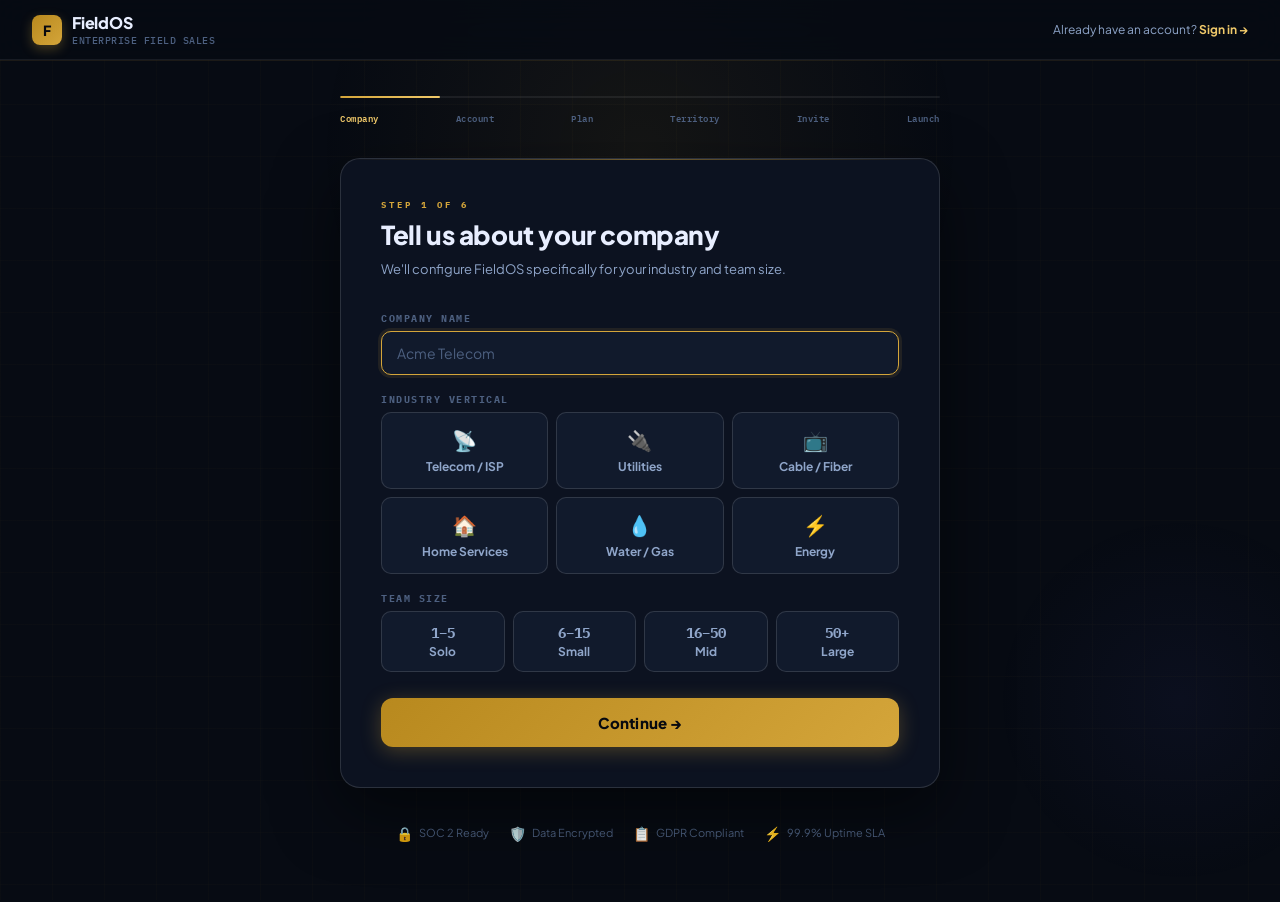
<file: onboarding.html>
<!DOCTYPE html>
<html lang="en">
<head>
<meta charset="UTF-8">
<meta name="viewport" content="width=device-width, initial-scale=1.0">
<title>FieldOS — Get Started</title>
<link rel="preconnect" href="https://fonts.googleapis.com">
<link href="https://fonts.googleapis.com/css2?family=Plus+Jakarta+Sans:wght@400;500;600;700;800&family=IBM+Plex+Mono:wght@400;500;600&display=swap" rel="stylesheet">
<style>
/* ── TOKENS ──────────────────────────────────────────── */
:root {
  --bg:         #070b13;
  --surface:    #0c1220;
  --surface2:   #111a2c;
  --border:     rgba(255,255,255,0.07);
  --border-s:   rgba(255,255,255,0.13);
  --gold:       #d4a53a;
  --gold-dim:   rgba(212,165,58,0.12);
  --gold-text:  #f0c96a;
  --gig:        #2dd4bf;
  --mega:       #a78bfa;
  --danger:     #f43f5e;
  --text:       #e8eeff;
  --text2:      #8fa5c9;
  --muted:      #4d6080;
  --r:          14px;
  --r-lg:       20px;
}
*{box-sizing:border-box;margin:0;padding:0}
body{font-family:'Plus Jakarta Sans',sans-serif;background:var(--bg);color:var(--text);min-height:100vh;display:flex;flex-direction:column;align-items:center;justify-content:flex-start;overflow-x:hidden;-webkit-font-smoothing:antialiased}

/* ── BACKGROUND ─────────────────────────────────────── */
.bg-layer{position:fixed;inset:0;z-index:0;pointer-events:none;overflow:hidden}
.bg-grid{position:absolute;inset:0;background-image:linear-gradient(rgba(212,165,58,.025) 1px,transparent 1px),linear-gradient(90deg,rgba(212,165,58,.025) 1px,transparent 1px);background-size:52px 52px}
.bg-glow{position:absolute;width:700px;height:700px;border-radius:50%;background:radial-gradient(circle,rgba(212,165,58,.07) 0%,transparent 65%);top:-200px;left:50%;transform:translateX(-50%)}
.bg-glow2{position:absolute;width:400px;height:400px;border-radius:50%;background:radial-gradient(circle,rgba(99,102,241,.05) 0%,transparent 65%);bottom:0;right:-100px}

/* ── TOPBAR ─────────────────────────────────────────── */
.topbar{position:fixed;top:0;left:0;right:0;height:60px;display:flex;align-items:center;justify-content:space-between;padding:0 32px;z-index:100;background:rgba(7,11,19,.85);backdrop-filter:blur(16px);border-bottom:1px solid var(--border);box-shadow:0 1px 0 rgba(212,165,58,.1)}
.logo{display:flex;align-items:center;gap:10px;font-size:16px;font-weight:800;letter-spacing:-.2px}
.logo-mark{width:30px;height:30px;background:linear-gradient(135deg,#b8891e,var(--gold));border-radius:8px;display:flex;align-items:center;justify-content:center;font-size:14px;color:#07090f;font-weight:900;box-shadow:0 4px 12px rgba(212,165,58,.3)}
.logo-sub{font-size:10px;font-weight:500;color:var(--muted);letter-spacing:.5px;margin-top:1px;font-family:'IBM Plex Mono',monospace}
.topbar-right{font-size:12px;color:var(--text2)}
.topbar-right a{color:var(--gold-text);text-decoration:none;font-weight:700}
.topbar-right a:hover{text-decoration:underline}

/* ── PAGE WRAPPER ───────────────────────────────────── */
.page{position:relative;z-index:1;width:100%;max-width:640px;padding:96px 20px 60px;display:flex;flex-direction:column;align-items:center;gap:32px}

/* ── PROGRESS ───────────────────────────────────────── */
.progress-wrap{width:100%;display:flex;flex-direction:column;gap:12px}
.progress-bar-track{height:2px;background:rgba(255,255,255,.07);border-radius:2px;overflow:hidden}
.progress-bar-fill{height:100%;background:linear-gradient(90deg,var(--gold),var(--gold-text));border-radius:2px;transition:width .5s cubic-bezier(.4,0,.2,1)}
.step-labels{display:flex;justify-content:space-between}
.step-label{font-size:9px;font-family:'IBM Plex Mono',monospace;font-weight:600;color:var(--muted);letter-spacing:.5px;transition:color .3s}
.step-label.active{color:var(--gold-text)}
.step-label.done{color:var(--gig)}

/* ── STEP CARD ──────────────────────────────────────── */
.step-card{width:100%;background:var(--surface);border:1px solid var(--border-s);border-radius:var(--r-lg);padding:40px;position:relative;overflow:hidden;box-shadow:0 24px 64px rgba(0,0,0,.5)}
.step-card::before{content:'';position:absolute;top:0;left:0;right:0;height:1px;background:linear-gradient(90deg,transparent,var(--gold),transparent);opacity:.5}
.step-eyebrow{font-size:9px;font-weight:700;letter-spacing:3px;text-transform:uppercase;color:var(--gold);font-family:'IBM Plex Mono',monospace;margin-bottom:8px}
.step-title{font-size:26px;font-weight:800;letter-spacing:-.4px;margin-bottom:8px}
.step-sub{font-size:13px;color:var(--text2);line-height:1.6;margin-bottom:32px}

/* ── FORM ELEMENTS ──────────────────────────────────── */
.field{margin-bottom:18px}
.field-row{display:grid;grid-template-columns:1fr 1fr;gap:14px;margin-bottom:18px}
label{display:block;font-size:10px;font-weight:700;text-transform:uppercase;letter-spacing:1.5px;color:var(--muted);font-family:'IBM Plex Mono',monospace;margin-bottom:6px}
input,select,textarea{width:100%;background:var(--surface2);border:1px solid var(--border-s);border-radius:10px;padding:12px 15px;color:var(--text);font-family:'Plus Jakarta Sans',sans-serif;font-size:14px;outline:none;transition:border-color .2s,box-shadow .2s}
input:focus,select:focus,textarea:focus{border-color:var(--gold);box-shadow:0 0 0 3px rgba(212,165,58,.1)}
input::placeholder,textarea::placeholder{color:var(--muted)}
select option{background:var(--surface2)}

/* ── PLAN CARDS ─────────────────────────────────────── */
.plan-grid{display:grid;grid-template-columns:repeat(3,1fr);gap:12px;margin-bottom:8px}
.plan-card{border:1px solid var(--border-s);border-radius:var(--r);padding:20px 16px;cursor:pointer;position:relative;transition:all .22s;background:var(--surface2)}
.plan-card:hover{border-color:rgba(212,165,58,.4);background:var(--surface2)}
.plan-card.selected{border-color:var(--gold);background:rgba(212,165,58,.08);box-shadow:0 0 0 3px rgba(212,165,58,.12)}
.plan-card.featured{border-color:rgba(212,165,58,.35)}
.plan-badge{position:absolute;top:-1px;left:50%;transform:translateX(-50%);background:var(--gold);color:#07090f;font-size:9px;font-weight:800;padding:3px 10px;border-radius:0 0 8px 8px;letter-spacing:.5px;text-transform:uppercase;font-family:'IBM Plex Mono',monospace;white-space:nowrap}
.plan-name{font-size:14px;font-weight:800;margin-bottom:4px}
.plan-price{font-family:'IBM Plex Mono',monospace;font-size:22px;font-weight:700;color:var(--gold-text);margin-bottom:2px}
.plan-price span{font-size:12px;color:var(--muted);font-weight:400}
.plan-desc{font-size:11px;color:var(--text2);margin-bottom:14px;line-height:1.5}
.plan-features{display:flex;flex-direction:column;gap:5px}
.plan-feat{font-size:11px;color:var(--text2);display:flex;align-items:center;gap:6px}
.plan-feat::before{content:'✓';color:var(--gig);font-weight:700;font-size:11px;flex-shrink:0}
.plan-check{position:absolute;top:12px;right:12px;width:18px;height:18px;border-radius:50%;background:var(--gold);display:flex;align-items:center;justify-content:center;font-size:10px;color:#07090f;font-weight:900;opacity:0;transition:opacity .2s}
.plan-card.selected .plan-check{opacity:1}

/* ── SIZE BUTTONS ───────────────────────────────────── */
.size-grid{display:grid;grid-template-columns:repeat(4,1fr);gap:8px;margin-bottom:18px}
.size-btn{border:1px solid var(--border-s);border-radius:10px;padding:12px 8px;text-align:center;cursor:pointer;transition:all .18s;background:var(--surface2);font-size:12px;font-weight:700;color:var(--text2)}
.size-btn:hover{border-color:rgba(212,165,58,.35);color:var(--text)}
.size-btn.sel{border-color:var(--gold);background:var(--gold-dim);color:var(--gold-text)}
.size-num{font-family:'IBM Plex Mono',monospace;font-size:14px;font-weight:700;display:block;margin-bottom:2px}

/* ── VERTICAL BUTTONS ───────────────────────────────── */
.vert-grid{display:grid;grid-template-columns:repeat(3,1fr);gap:8px;margin-bottom:18px}
.vert-btn{border:1px solid var(--border-s);border-radius:10px;padding:14px 10px;text-align:center;cursor:pointer;transition:all .18s;background:var(--surface2);font-size:12px;font-weight:700;color:var(--text2)}
.vert-btn:hover{border-color:rgba(212,165,58,.35);color:var(--text)}
.vert-btn.sel{border-color:var(--gold);background:var(--gold-dim);color:var(--gold-text)}
.vert-icon{font-size:20px;margin-bottom:6px;display:block}

/* ── TERRITORY TAG STRIP ────────────────────────────── */
.terr-tags{display:flex;flex-wrap:wrap;gap:8px;margin-bottom:16px}
.terr-tag{background:var(--surface2);border:1px solid var(--border-s);border-radius:20px;padding:5px 12px 5px 10px;display:flex;align-items:center;gap:8px;font-size:12px;font-weight:600;color:var(--text)}
.terr-tag-dot{width:8px;height:8px;border-radius:50%;background:var(--gold);flex-shrink:0}
.terr-tag-rm{background:none;border:none;color:var(--muted);cursor:pointer;font-size:14px;padding:0 2px;line-height:1;transition:color .15s}
.terr-tag-rm:hover{color:var(--danger)}

/* ── INVITE SECTION ─────────────────────────────────── */
.invite-box{background:var(--surface2);border:1px solid var(--border-s);border-radius:var(--r);padding:18px;margin-bottom:16px}
.invite-label{font-size:10px;font-weight:700;text-transform:uppercase;letter-spacing:1.5px;color:var(--muted);font-family:'IBM Plex Mono',monospace;margin-bottom:10px}
.invite-link-row{display:flex;gap:8px;align-items:center}
.invite-link{flex:1;background:var(--bg);border:1px solid var(--border-s);border-radius:8px;padding:10px 13px;font-family:'IBM Plex Mono',monospace;font-size:11px;color:var(--text2);overflow:hidden;text-overflow:ellipsis;white-space:nowrap}
.btn-copy{background:var(--gold-dim);border:1px solid rgba(212,165,58,.4);border-radius:8px;color:var(--gold-text);font-family:'Plus Jakarta Sans',sans-serif;font-size:12px;font-weight:700;padding:9px 14px;cursor:pointer;white-space:nowrap;transition:all .18s}
.btn-copy:hover{background:rgba(212,165,58,.22);border-color:var(--gold)}
.btn-copy.copied{background:rgba(45,212,191,.15);border-color:rgba(45,212,191,.45);color:#5eead4}
.invite-stats{display:flex;gap:16px;margin-top:12px;padding-top:12px;border-top:1px solid var(--border)}
.invite-stat{font-size:11px;color:var(--muted);font-family:'IBM Plex Mono',monospace}
.invite-stat strong{color:var(--text);font-weight:700}

/* Email invite row */
.email-add-row{display:flex;gap:8px;margin-bottom:8px}
.email-add-row input{flex:1}
.btn-add-email{background:var(--surface2);border:1px solid var(--border-s);border-radius:8px;color:var(--text2);font-size:13px;font-weight:700;padding:0 14px;cursor:pointer;white-space:nowrap;transition:all .18s;font-family:'Plus Jakarta Sans',sans-serif}
.btn-add-email:hover{border-color:var(--gold);color:var(--gold-text)}
.email-list{display:flex;flex-direction:column;gap:6px;margin-top:8px}
.email-row{display:flex;align-items:center;justify-content:space-between;background:var(--surface2);border:1px solid var(--border);border-radius:8px;padding:8px 12px;font-size:12px;color:var(--text2)}
.email-rm{background:none;border:none;color:var(--muted);cursor:pointer;font-size:13px;transition:color .15s}
.email-rm:hover{color:var(--danger)}

/* ── LAUNCH SCREEN ──────────────────────────────────── */
.launch-center{text-align:center;padding:16px 0 8px}
.launch-icon{font-size:64px;margin-bottom:20px;display:block;animation:launch-pop .6s cubic-bezier(.175,.885,.32,1.275)}
@keyframes launch-pop{from{transform:scale(0) rotate(-20deg);opacity:0}to{transform:scale(1) rotate(0deg);opacity:1}}
.launch-title{font-size:30px;font-weight:800;letter-spacing:-.5px;margin-bottom:8px}
.launch-sub{font-size:14px;color:var(--text2);line-height:1.6;max-width:440px;margin:0 auto 28px}
.workspace-id-box{background:var(--surface2);border:1px solid rgba(212,165,58,.3);border-radius:var(--r);padding:16px 20px;margin-bottom:28px;display:inline-flex;align-items:center;gap:14px}
.ws-id-label{font-size:10px;font-weight:700;text-transform:uppercase;letter-spacing:1.5px;color:var(--muted);font-family:'IBM Plex Mono',monospace}
.ws-id-val{font-family:'IBM Plex Mono',monospace;font-size:14px;font-weight:600;color:var(--gold-text)}
.launch-stats{display:grid;grid-template-columns:repeat(3,1fr);gap:12px;margin-bottom:32px}
.lstat{background:var(--surface2);border:1px solid var(--border-s);border-radius:var(--r);padding:16px;text-align:center}
.lstat-val{font-size:22px;font-weight:800;font-family:'IBM Plex Mono',monospace;color:var(--text)}
.lstat-lbl{font-size:9px;color:var(--muted);text-transform:uppercase;letter-spacing:1px;margin-top:4px;font-family:'IBM Plex Mono',monospace}

/* ── BUTTONS ────────────────────────────────────────── */
.btn-next{width:100%;padding:15px;background:linear-gradient(135deg,#b8891e,var(--gold));color:#07090f;border:none;border-radius:12px;font-family:'Plus Jakarta Sans',sans-serif;font-size:15px;font-weight:800;cursor:pointer;transition:all .25s;box-shadow:0 4px 20px rgba(212,165,58,.3);letter-spacing:.1px;margin-top:8px}
.btn-next:hover{filter:brightness(1.08);transform:translateY(-1px);box-shadow:0 8px 28px rgba(212,165,58,.45)}
.btn-next:disabled{opacity:.35;cursor:not-allowed;transform:none;box-shadow:none}
.btn-back{background:none;border:none;color:var(--text2);font-family:'Plus Jakarta Sans',sans-serif;font-size:13px;font-weight:600;cursor:pointer;padding:10px;margin-top:4px;transition:color .15s;display:flex;align-items:center;gap:5px}
.btn-back:hover{color:var(--text)}
.btn-launch-go{width:100%;padding:16px;background:linear-gradient(135deg,#0d9488,#0f766e);color:#fff;border:none;border-radius:12px;font-family:'Plus Jakarta Sans',sans-serif;font-size:15px;font-weight:800;cursor:pointer;transition:all .25s;box-shadow:0 4px 20px rgba(13,148,136,.3);letter-spacing:.1px}
.btn-launch-go:hover{filter:brightness(1.1);transform:translateY(-1px);box-shadow:0 8px 28px rgba(13,148,136,.45)}
.btn-actions{display:flex;flex-direction:column;gap:8px;margin-top:8px}

/* ── HINT / NOTE ────────────────────────────────────── */
.hint{font-size:11px;color:var(--muted);line-height:1.5;margin-top:8px}
.note-box{background:var(--gold-dim);border:1px solid rgba(212,165,58,.25);border-radius:10px;padding:10px 13px;font-size:11px;color:var(--text2);line-height:1.6;margin-bottom:18px}

/* ── STEP TRANSITIONS ───────────────────────────────── */
.step-card{animation:step-in .35s cubic-bezier(.4,0,.2,1)}
@keyframes step-in{from{opacity:0;transform:translateY(16px)}to{opacity:1;transform:translateY(0)}}

/* ── SECURITY BADGES ────────────────────────────────── */
.trust-row{display:flex;align-items:center;justify-content:center;gap:20px;flex-wrap:wrap;margin-top:4px}
.trust-badge{display:flex;align-items:center;gap:6px;font-size:11px;color:var(--muted)}
.trust-badge span{font-size:14px}

/* ── LOADING SPINNER ────────────────────────────────── */
.spinner{width:18px;height:18px;border:2px solid rgba(7,9,15,.3);border-top-color:#07090f;border-radius:50%;animation:spin .6s linear infinite;display:inline-block;vertical-align:middle;margin-right:8px}
@keyframes spin{to{transform:rotate(360deg)}}

/* ── RESPONSIVE ─────────────────────────────────────── */
@media(max-width:580px){
  .plan-grid{grid-template-columns:1fr}
  .field-row{grid-template-columns:1fr}
  .size-grid{grid-template-columns:repeat(2,1fr)}
  .vert-grid{grid-template-columns:repeat(2,1fr)}
  .step-card{padding:26px 18px}
  .step-title{font-size:22px}
  .launch-stats{grid-template-columns:repeat(3,1fr)}
  .page{padding:80px 16px 40px}
  .step-label{font-size:8px}
}
</style>
</head>
<body>

<div class="bg-layer">
  <div class="bg-grid"></div>
  <div class="bg-glow"></div>
  <div class="bg-glow2"></div>
</div>

<nav class="topbar">
  <div class="logo">
    <div class="logo-mark">F</div>
    <div>
      <div>FieldOS</div>
      <div class="logo-sub">ENTERPRISE FIELD SALES</div>
    </div>
  </div>
  <div class="topbar-right">Already have an account? <a href="#">Sign in →</a></div>
</nav>

<div class="page">

  <!-- PROGRESS -->
  <div class="progress-wrap">
    <div class="progress-bar-track">
      <div class="progress-bar-fill" id="progress-fill" style="width:16.6%"></div>
    </div>
    <div class="step-labels">
      <span class="step-label active" id="lbl-0">Company</span>
      <span class="step-label" id="lbl-1">Account</span>
      <span class="step-label" id="lbl-2">Plan</span>
      <span class="step-label" id="lbl-3">Territory</span>
      <span class="step-label" id="lbl-4">Invite</span>
      <span class="step-label" id="lbl-5">Launch</span>
    </div>
  </div>

  <!-- CARD CONTAINER -->
  <div id="step-container" style="width:100%"></div>

  <!-- TRUST ROW -->
  <div class="trust-row">
    <div class="trust-badge"><span>🔒</span> SOC 2 Ready</div>
    <div class="trust-badge"><span>🛡️</span> Data Encrypted</div>
    <div class="trust-badge"><span>📋</span> GDPR Compliant</div>
    <div class="trust-badge"><span>⚡</span> 99.9% Uptime SLA</div>
  </div>

</div>

<script>
// ── STATE ────────────────────────────────────────────
const state = {
  step: 0,
  company: '', vertical: '', size: '',
  adminName: '', adminEmail: '', adminPhone: '', adminRole: '',
  plan: 'growth',
  territories: [],
  inviteEmails: [],
  workspaceId: '',
  inviteToken: ''
};

const STEPS = ['Company','Account','Plan','Territory','Invite','Launch'];
const SCRIPT_URL = 'https://script.google.com/macros/s/AKfycbxA3zZbBUGYBGxrZd5VqGfjIMor-uoV8YkkH2v9_QXrgVzIFHeiB2Fb11ZKi6g8jCJt/exec'; // replace after deploying multitenant.gs

// ── RENDER ───────────────────────────────────────────
function render() {
  const c = document.getElementById('step-container');
  c.innerHTML = '';

  const pct = ((state.step + 1) / STEPS.length) * 100;
  document.getElementById('progress-fill').style.width = pct + '%';
  STEPS.forEach((_, i) => {
    const el = document.getElementById('lbl-' + i);
    el.className = 'step-label' +
      (i === state.step ? ' active' : '') +
      (i < state.step ? ' done' : '');
  });

  const fns = [renderStep0, renderStep1, renderStep2, renderStep3, renderStep4, renderStep5];
  c.appendChild(fns[state.step]());
}

// ── STEP 0: COMPANY ──────────────────────────────────
function renderStep0() {
  const d = div('step-card');
  d.innerHTML = `
    <div class="step-eyebrow">Step 1 of 6</div>
    <h1 class="step-title">Tell us about your company</h1>
    <p class="step-sub">We'll configure FieldOS specifically for your industry and team size.</p>

    <div class="field">
      <label>Company Name</label>
      <input type="text" id="company" placeholder="Acme Telecom" value="${state.company}" autofocus>
    </div>

    <label>Industry Vertical</label>
    <div class="vert-grid" id="vert-grid">
      ${[['📡','Telecom / ISP'],['🔌','Utilities'],['📺','Cable / Fiber'],['🏠','Home Services'],['💧','Water / Gas'],['⚡','Energy']].map(([ic,lb]) =>
        `<div class="vert-btn${state.vertical===lb?' sel':''}" data-v="${lb}"><span class="vert-icon">${ic}</span>${lb}</div>`
      ).join('')}
    </div>

    <label>Team Size</label>
    <div class="size-grid">
      ${[['1–5','Solo'],['6–15','Small'],['16–50','Mid'],['50+','Large']].map(([n,l]) =>
        `<div class="size-btn${state.size===n?' sel':''}" data-s="${n}"><span class="size-num">${n}</span>${l}</div>`
      ).join('')}
    </div>

    <button class="btn-next" id="btn-next-0">Continue →</button>
  `;

  d.querySelectorAll('.vert-btn').forEach(b => b.addEventListener('click', () => {
    state.vertical = b.dataset.v;
    d.querySelectorAll('.vert-btn').forEach(x => x.classList.remove('sel'));
    b.classList.add('sel');
  }));
  d.querySelectorAll('.size-btn').forEach(b => b.addEventListener('click', () => {
    state.size = b.dataset.s;
    d.querySelectorAll('.size-btn').forEach(x => x.classList.remove('sel'));
    b.classList.add('sel');
  }));
  d.querySelector('#btn-next-0').addEventListener('click', () => {
    state.company = d.querySelector('#company').value.trim();
    if (!state.company) { shake(d.querySelector('#company')); return; }
    if (!state.vertical) { alert('Please select your industry vertical.'); return; }
    if (!state.size) { alert('Please select your team size.'); return; }
    next();
  });
  return d;
}

// ── STEP 1: ACCOUNT ──────────────────────────────────
function renderStep1() {
  const d = div('step-card');
  d.innerHTML = `
    <div class="step-eyebrow">Step 2 of 6</div>
    <h1 class="step-title">Your admin account</h1>
    <p class="step-sub">This becomes the master account for your workspace. You'll be able to add your team in a moment.</p>

    <div class="field-row">
      <div class="field">
        <label>Full Name</label>
        <input type="text" id="adminName" placeholder="Jordan Smith" value="${state.adminName}">
      </div>
      <div class="field">
        <label>Your Role</label>
        <select id="adminRole">
          ${['Owner','VP of Sales','Sales Manager','Operations Manager','Other'].map(r =>
            `<option value="${r}"${state.adminRole===r?' selected':''}>${r}</option>`
          ).join('')}
        </select>
      </div>
    </div>

    <div class="field">
      <label>Work Email</label>
      <input type="email" id="adminEmail" placeholder="jordan@acmetelecom.com" value="${state.adminEmail}">
    </div>

    <div class="field">
      <label>Phone <span style="color:var(--muted);font-size:9px;font-weight:400">OPTIONAL</span></label>
      <input type="tel" id="adminPhone" placeholder="+1 (555) 000-0000" value="${state.adminPhone}">
    </div>

    <div class="note-box">🔐 Your workspace will be isolated — no other company can access your data. We never sell or share your information.</div>

    <button class="btn-next" id="btn-next-1">Continue →</button>
    <button class="btn-back" onclick="back()">← Back</button>
  `;
  d.querySelector('#btn-next-1').addEventListener('click', () => {
    state.adminName  = d.querySelector('#adminName').value.trim();
    state.adminEmail = d.querySelector('#adminEmail').value.trim();
    state.adminPhone = d.querySelector('#adminPhone').value.trim();
    state.adminRole  = d.querySelector('#adminRole').value;
    if (!state.adminName)  { shake(d.querySelector('#adminName')); return; }
    if (!state.adminEmail || !state.adminEmail.includes('@')) { shake(d.querySelector('#adminEmail')); return; }
    next();
  });
  return d;
}

// ── STEP 2: PLAN ─────────────────────────────────────
function renderStep2() {
  const d = div('step-card');
  const plans = [
    { id:'starter', name:'Starter', price:'$49', per:'/mo', desc:'Perfect for small teams getting started with field sales tracking.', feats:['1 territory','Up to 5 reps','Map + dispositions','Basic reporting','Email support'] },
    { id:'growth',  name:'Growth',  price:'$149', per:'/mo', desc:'Full analytics, AI insights, and multi-territory management.', feats:['Unlimited territories','Up to 25 reps','AI analysis tab','Manager dashboard','Schedule booking','Priority support'], badge:'Most Popular' },
    { id:'enterprise', name:'Enterprise', price:'Custom', per:'', desc:'White-label, SSO, CRM integration, and dedicated success manager.', feats:['Unlimited everything','SSO / SAML','CRM integration','White-label branding','Custom territories','Dedicated CSM'] },
  ];
  d.innerHTML = `
    <div class="step-eyebrow">Step 3 of 6</div>
    <h1 class="step-title">Choose your plan</h1>
    <p class="step-sub">All plans include a 14-day free trial. No credit card required to start.</p>
    <div class="plan-grid">
      ${plans.map(p => `
        <div class="plan-card${state.plan===p.id?' selected':''}${p.badge?' featured':''}" data-plan="${p.id}">
          ${p.badge?`<div class="plan-badge">${p.badge}</div>`:''}
          <div class="plan-check">✓</div>
          <div class="plan-name">${p.name}</div>
          <div class="plan-price">${p.price}<span>${p.per}</span></div>
          <div class="plan-desc">${p.desc}</div>
          <div class="plan-features">${p.feats.map(f=>`<div class="plan-feat">${f}</div>`).join('')}</div>
        </div>
      `).join('')}
    </div>
    <p class="hint">Enterprise pricing starts at $299/mo. Contact us after setup for a custom quote.</p>
    <button class="btn-next" id="btn-next-2">Continue with ${state.plan.charAt(0).toUpperCase()+state.plan.slice(1)} →</button>
    <button class="btn-back" onclick="back()">← Back</button>
  `;
  d.querySelectorAll('.plan-card').forEach(c => c.addEventListener('click', () => {
    state.plan = c.dataset.plan;
    d.querySelectorAll('.plan-card').forEach(x => x.classList.remove('selected'));
    c.classList.add('selected');
    d.querySelector('#btn-next-2').textContent = `Continue with ${state.plan.charAt(0).toUpperCase()+state.plan.slice(1)} →`;
  }));
  d.querySelector('#btn-next-2').addEventListener('click', next);
  return d;
}

// ── STEP 3: TERRITORY ────────────────────────────────
function renderStep3() {
  const d = div('step-card');
  d.innerHTML = `
    <div class="step-eyebrow">Step 4 of 6</div>
    <h1 class="step-title">Set up your territories</h1>
    <p class="step-sub">Territories organize your reps and track performance by region. You can always add more later.</p>

    <div class="terr-tags" id="terr-tags">
      ${state.territories.map(t => `
        <div class="terr-tag" data-t="${t}">
          <div class="terr-tag-dot"></div>${t}
          <button class="terr-tag-rm" data-rm="${t}">×</button>
        </div>
      `).join('')}
    </div>

    <div class="field-row">
      <div class="field" style="margin-bottom:0">
        <label>Territory Name</label>
        <input type="text" id="terr-name" placeholder="e.g. Palestine, TX">
      </div>
      <div class="field" style="margin-bottom:0">
        <label>Region / State</label>
        <input type="text" id="terr-region" placeholder="e.g. East Texas">
      </div>
    </div>
    <button class="btn-add-email" id="btn-add-terr" style="margin-top:10px;width:100%;padding:12px">+ Add Territory</button>

    <div class="note-box" style="margin-top:18px;margin-bottom:0">📍 Reps are assigned to territories. Each territory gets its own address list, schedule, and analytics. KML map upload is available after setup.</div>

    <button class="btn-next" id="btn-next-3" style="margin-top:24px">${state.territories.length ? 'Continue →' : 'Skip for now →'}</button>
    <button class="btn-back" onclick="back()">← Back</button>
  `;

  function refreshTags() {
    const ct = d.querySelector('#terr-tags');
    ct.innerHTML = state.territories.map(t => `
      <div class="terr-tag" data-t="${t}">
        <div class="terr-tag-dot"></div>${t}
        <button class="terr-tag-rm" data-rm="${t}">×</button>
      </div>
    `).join('');
    ct.querySelectorAll('.terr-tag-rm').forEach(b => b.addEventListener('click', () => {
      state.territories = state.territories.filter(x => x !== b.dataset.rm);
      refreshTags();
      d.querySelector('#btn-next-3').textContent = state.territories.length ? 'Continue →' : 'Skip for now →';
    }));
  }
  refreshTags();

  d.querySelector('#btn-add-terr').addEventListener('click', () => {
    const n = d.querySelector('#terr-name').value.trim();
    if (!n) { shake(d.querySelector('#terr-name')); return; }
    if (!state.territories.includes(n)) state.territories.push(n);
    d.querySelector('#terr-name').value = '';
    d.querySelector('#terr-region').value = '';
    refreshTags();
    d.querySelector('#btn-next-3').textContent = 'Continue →';
  });
  d.querySelector('#btn-next-3').addEventListener('click', next);
  return d;
}

// ── STEP 4: INVITE ───────────────────────────────────
function renderStep4() {
  const wsSlug = slugify(state.company);
  const token  = genToken();
  state.inviteToken = token;
  state.workspaceId = wsSlug + '-' + token.slice(0,6);
  const link = `${window.location.origin}/invite.html?ws=${state.workspaceId}&token=${token}`;

  const d = div('step-card');
  d.innerHTML = `
    <div class="step-eyebrow">Step 5 of 6</div>
    <h1 class="step-title">Invite your reps</h1>
    <p class="step-sub">Share your unique invite link or send emails directly. Reps get their own onboarding flow to set up their profile.</p>

    <div class="invite-box">
      <div class="invite-label">Your Workspace Invite Link</div>
      <div class="invite-link-row">
        <div class="invite-link" id="invite-link-display">${link}</div>
        <button class="btn-copy" id="btn-copy-link">Copy Link</button>
      </div>
      <div class="invite-stats">
        <div class="invite-stat">Workspace: <strong>${state.workspaceId}</strong></div>
        <div class="invite-stat">Seats: <strong>${state.plan==='starter'?'5':state.plan==='growth'?'25':'∞'}</strong></div>
        <div class="invite-stat">Expires: <strong>Never</strong></div>
      </div>
    </div>

    <label>Or send email invites directly</label>
    <div class="email-add-row">
      <input type="email" id="invite-email-input" placeholder="rep@company.com">
      <button class="btn-add-email" id="btn-add-inv-email">+ Add</button>
    </div>
    <div class="email-list" id="email-list">
      ${state.inviteEmails.map(e => `
        <div class="email-row">${e}<button class="email-rm" data-e="${e}">×</button></div>
      `).join('')}
    </div>

    <p class="hint" style="margin-top:16px">You can skip this step and invite reps from your admin dashboard after setup.</p>

    <button class="btn-next" id="btn-next-4" style="margin-top:24px">Create My Workspace →</button>
    <button class="btn-back" onclick="back()">← Back</button>
  `;

  d.querySelector('#btn-copy-link').addEventListener('click', function() {
    navigator.clipboard.writeText(link).then(() => {
      this.textContent = '✓ Copied!';
      this.classList.add('copied');
      setTimeout(() => { this.textContent = 'Copy Link'; this.classList.remove('copied'); }, 2500);
    });
  });

  function refreshEmails() {
    const el = d.querySelector('#email-list');
    el.innerHTML = state.inviteEmails.map(e =>
      `<div class="email-row">${e}<button class="email-rm" data-e="${e}">×</button></div>`
    ).join('');
    el.querySelectorAll('.email-rm').forEach(b => b.addEventListener('click', () => {
      state.inviteEmails = state.inviteEmails.filter(x => x !== b.dataset.e);
      refreshEmails();
    }));
  }
  refreshEmails();

  d.querySelector('#btn-add-inv-email').addEventListener('click', () => {
    const v = d.querySelector('#invite-email-input').value.trim();
    if (v && v.includes('@') && !state.inviteEmails.includes(v)) {
      state.inviteEmails.push(v);
      d.querySelector('#invite-email-input').value = '';
      refreshEmails();
    }
  });

  d.querySelector('#btn-next-4').addEventListener('click', async () => {
    const btn = d.querySelector('#btn-next-4');
    btn.disabled = true;
    btn.innerHTML = '<span class="spinner"></span>Creating workspace…';
    await createWorkspace();
    next();
  });
  return d;
}

// ── STEP 5: LAUNCH ───────────────────────────────────
function renderStep5() {
  const d = div('step-card');
  d.innerHTML = `
    <div class="launch-center">
      <span class="launch-icon">🚀</span>
      <h1 class="launch-title">You're all set, ${state.adminName.split(' ')[0]}!</h1>
      <p class="launch-sub">Your <strong>${state.company}</strong> workspace is live. Your reps can start knocking doors today.</p>

      <div class="workspace-id-box">
        <div>
          <div class="ws-id-label">Workspace ID</div>
          <div class="ws-id-val">${state.workspaceId}</div>
        </div>
        <div style="width:1px;height:36px;background:var(--border)"></div>
        <div>
          <div class="ws-id-label">Plan</div>
          <div class="ws-id-val">${state.plan.charAt(0).toUpperCase()+state.plan.slice(1)}</div>
        </div>
        <div style="width:1px;height:36px;background:var(--border)"></div>
        <div>
          <div class="ws-id-label">Trial Ends</div>
          <div class="ws-id-val">${trialEnd()}</div>
        </div>
      </div>

      <div class="launch-stats">
        <div class="lstat">
          <div class="lstat-val">${state.territories.length || 0}</div>
          <div class="lstat-lbl">Territories</div>
        </div>
        <div class="lstat">
          <div class="lstat-val">${state.inviteEmails.length}</div>
          <div class="lstat-lbl">Invites Sent</div>
        </div>
        <div class="lstat">
          <div class="lstat-val">14</div>
          <div class="lstat-lbl">Days Free</div>
        </div>
      </div>

      <div class="btn-actions">
        <button class="btn-launch-go" onclick="goToAdmin()">Open Admin Dashboard →</button>
        <button class="btn-next" style="background:linear-gradient(135deg,#6d28d9,#7c3aed);box-shadow:0 4px 20px rgba(109,40,217,.3)" onclick="goToApp()">Launch Field App →</button>
      </div>

      <p class="hint" style="margin-top:16px;text-align:center">A setup email has been sent to <strong>${state.adminEmail}</strong></p>
    </div>
  `;
  return d;
}

// ── HELPERS ──────────────────────────────────────────
function div(cls) { const d = document.createElement('div'); if(cls) d.className=cls; return d; }
function next() { state.step = Math.min(state.step+1, STEPS.length-1); render(); window.scrollTo({top:0,behavior:'smooth'}); }
function back() { state.step = Math.max(state.step-1, 0); render(); window.scrollTo({top:0,behavior:'smooth'}); }
function slugify(s) { return s.toLowerCase().replace(/[^a-z0-9]+/g,'-').replace(/^-|-$/g,''); }
function genToken() { return Math.random().toString(36).slice(2,10) + Math.random().toString(36).slice(2,10); }
function trialEnd() {
  const d = new Date(); d.setDate(d.getDate()+14);
  return d.toLocaleDateString('en-US',{month:'short',day:'numeric'});
}
function shake(el) {
  el.style.borderColor='var(--danger)';
  el.focus();
  el.animate([{transform:'translateX(-6px)'},{transform:'translateX(6px)'},{transform:'translateX(-4px)'},{transform:'translateX(4px)'},{transform:'translateX(0)'}],{duration:350});
  setTimeout(()=>el.style.borderColor='',1500);
}

async function createWorkspace() {
  // In production: POST to multitenant.gs endpoint
  // const res = await fetch(SCRIPT_URL, {
  //   method: 'POST',
  //   body: JSON.stringify({ type: 'create_workspace', ...state })
  // });
  // const data = await res.json();
  // state.workspaceId = data.workspaceId;

  // Demo: simulate network delay
  await new Promise(r => setTimeout(r, 1400));
  console.log('Workspace created:', state);
}

function goToAdmin() {
  window.location.href = `admin.html?ws=${state.workspaceId}`;
}
function goToApp() {
  window.location.href = `index.html?ws=${state.workspaceId}&rep=${encodeURIComponent(state.adminName)}&role=admin`;
}

// ── BOOT ─────────────────────────────────────────────
render();
</script>
</body>
</html>
</file>
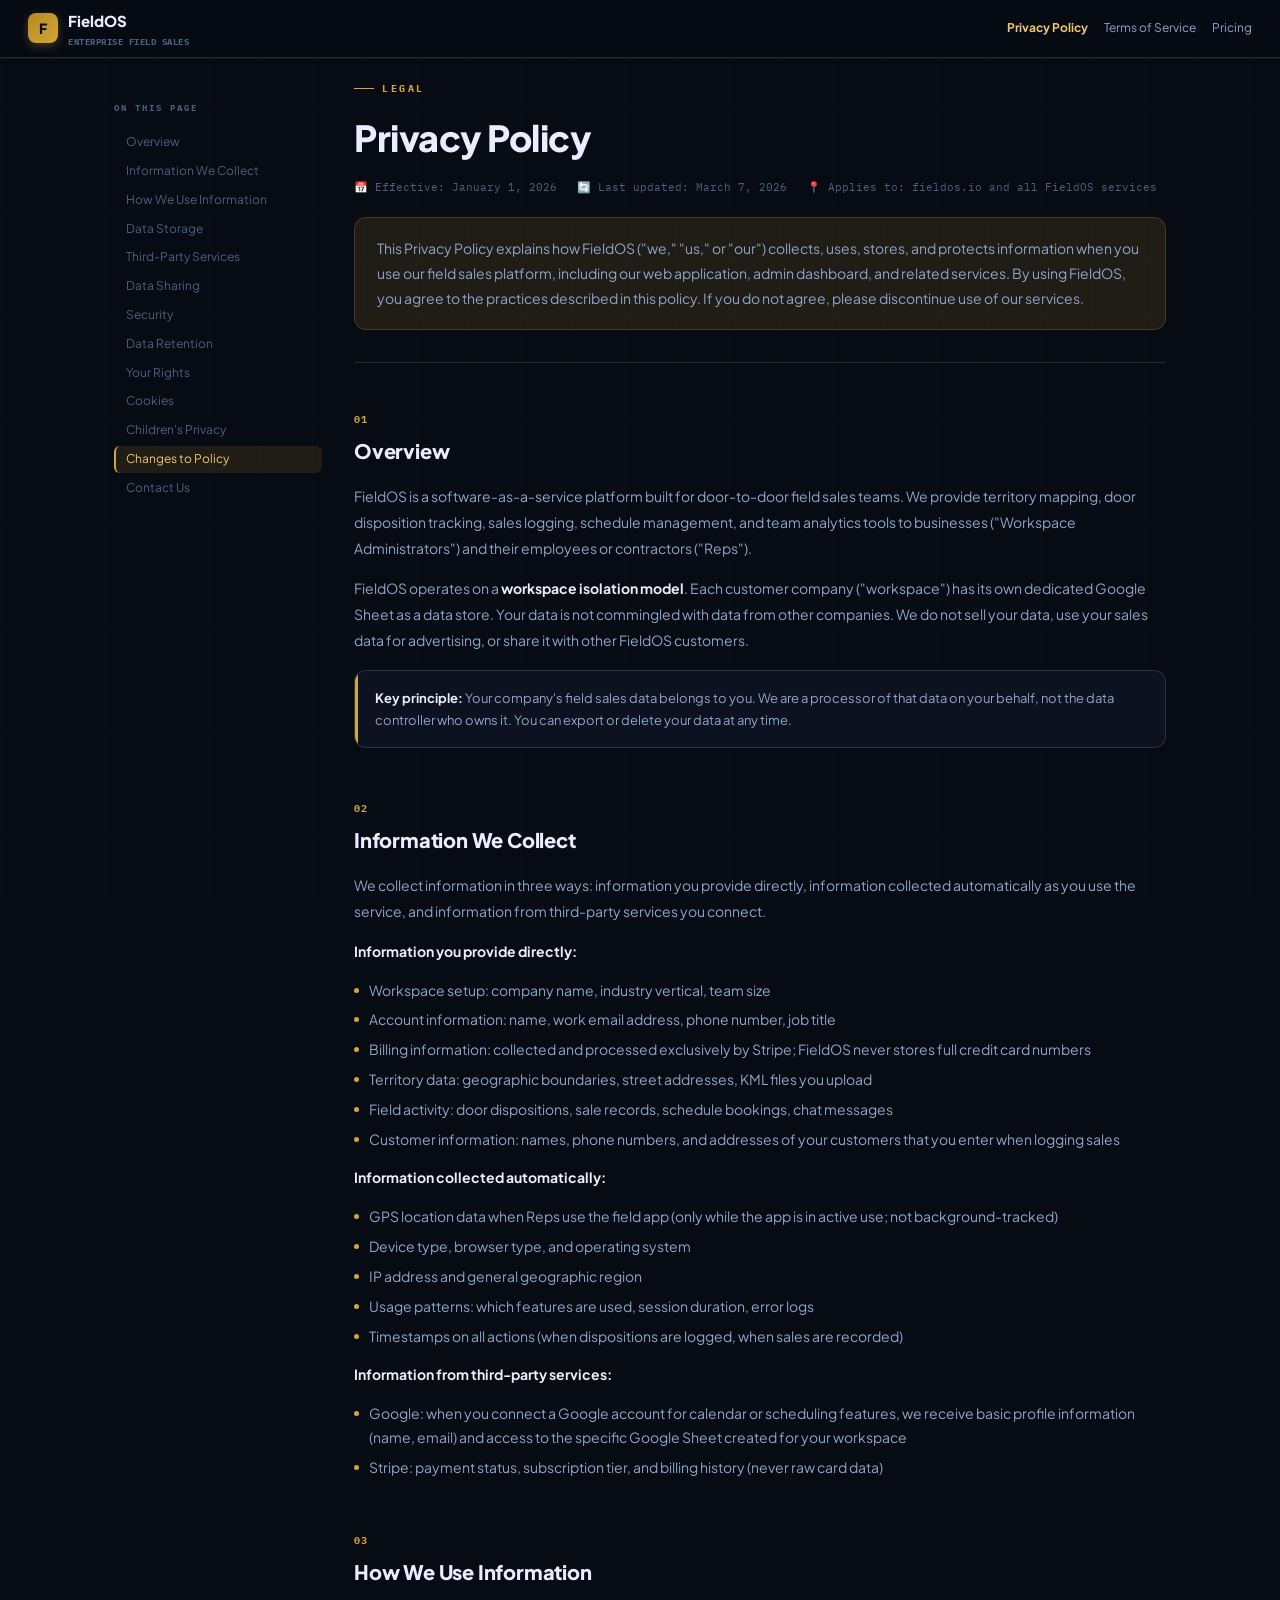
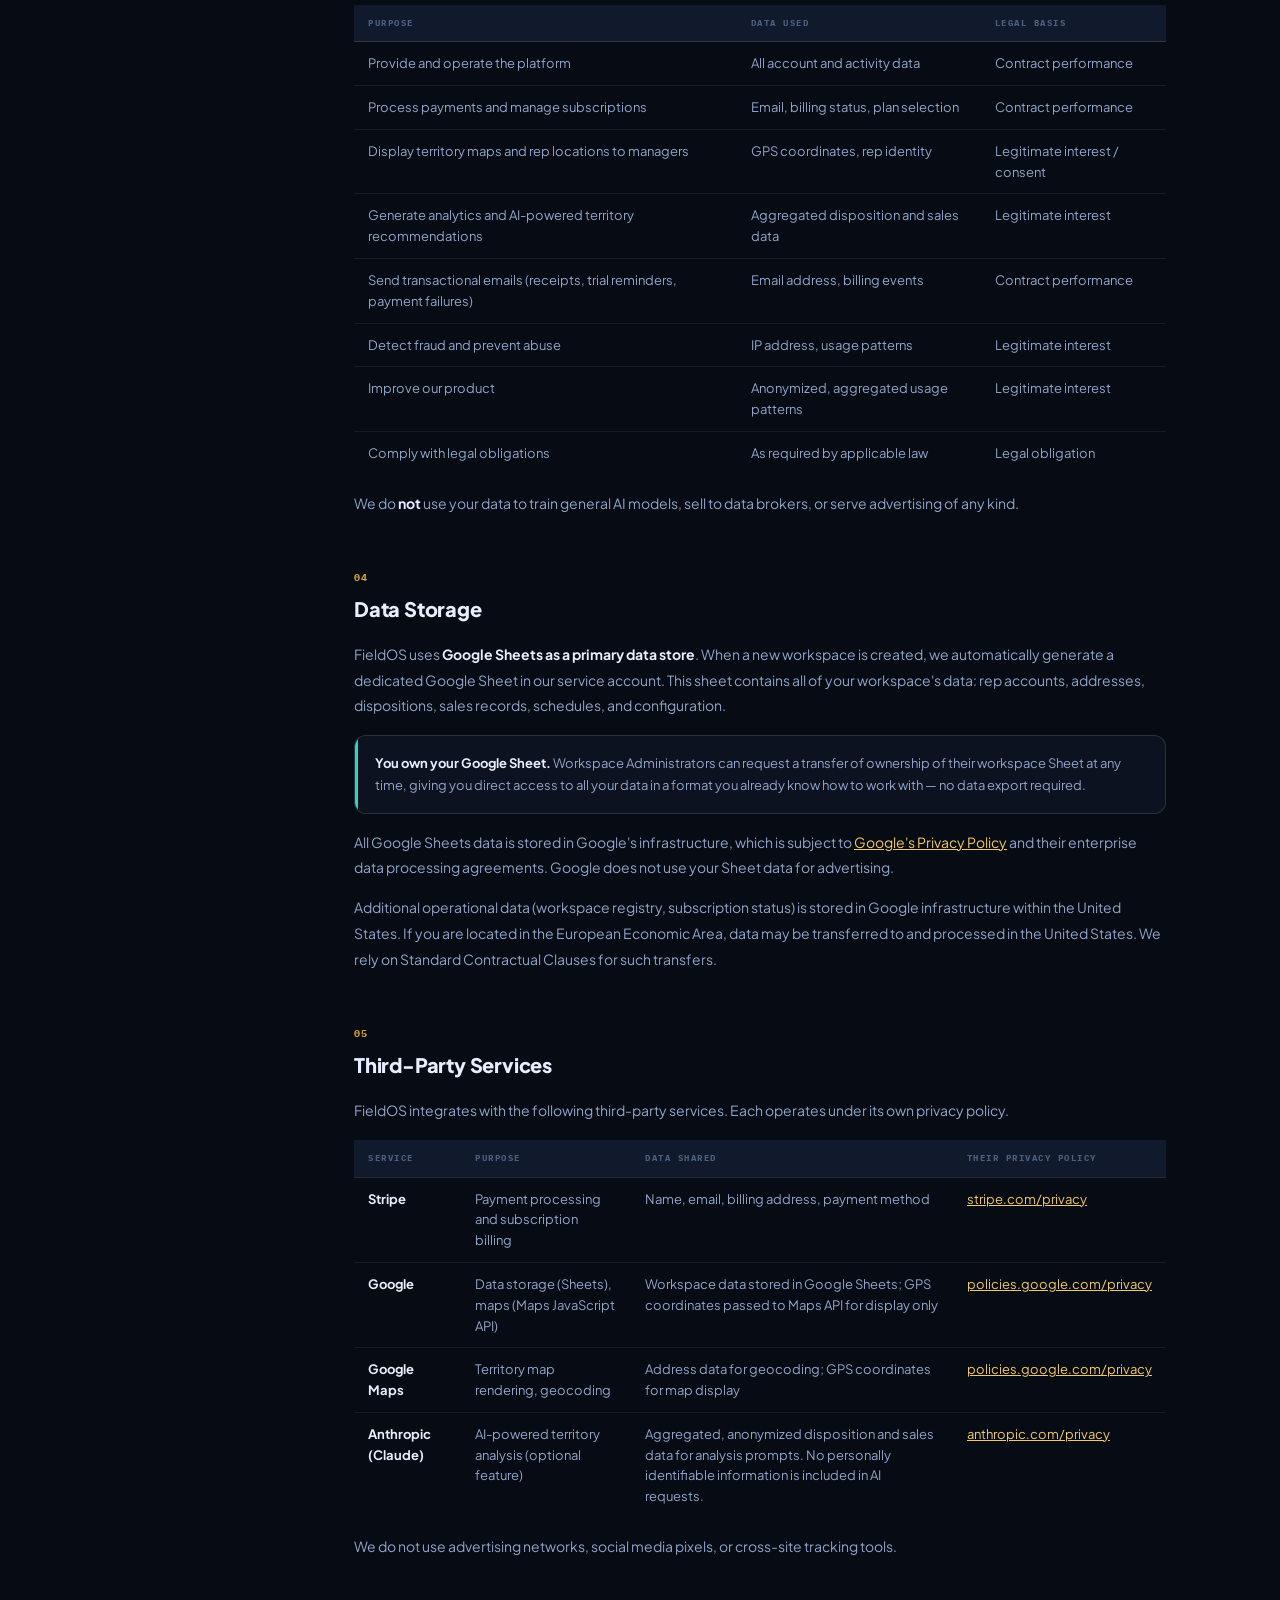
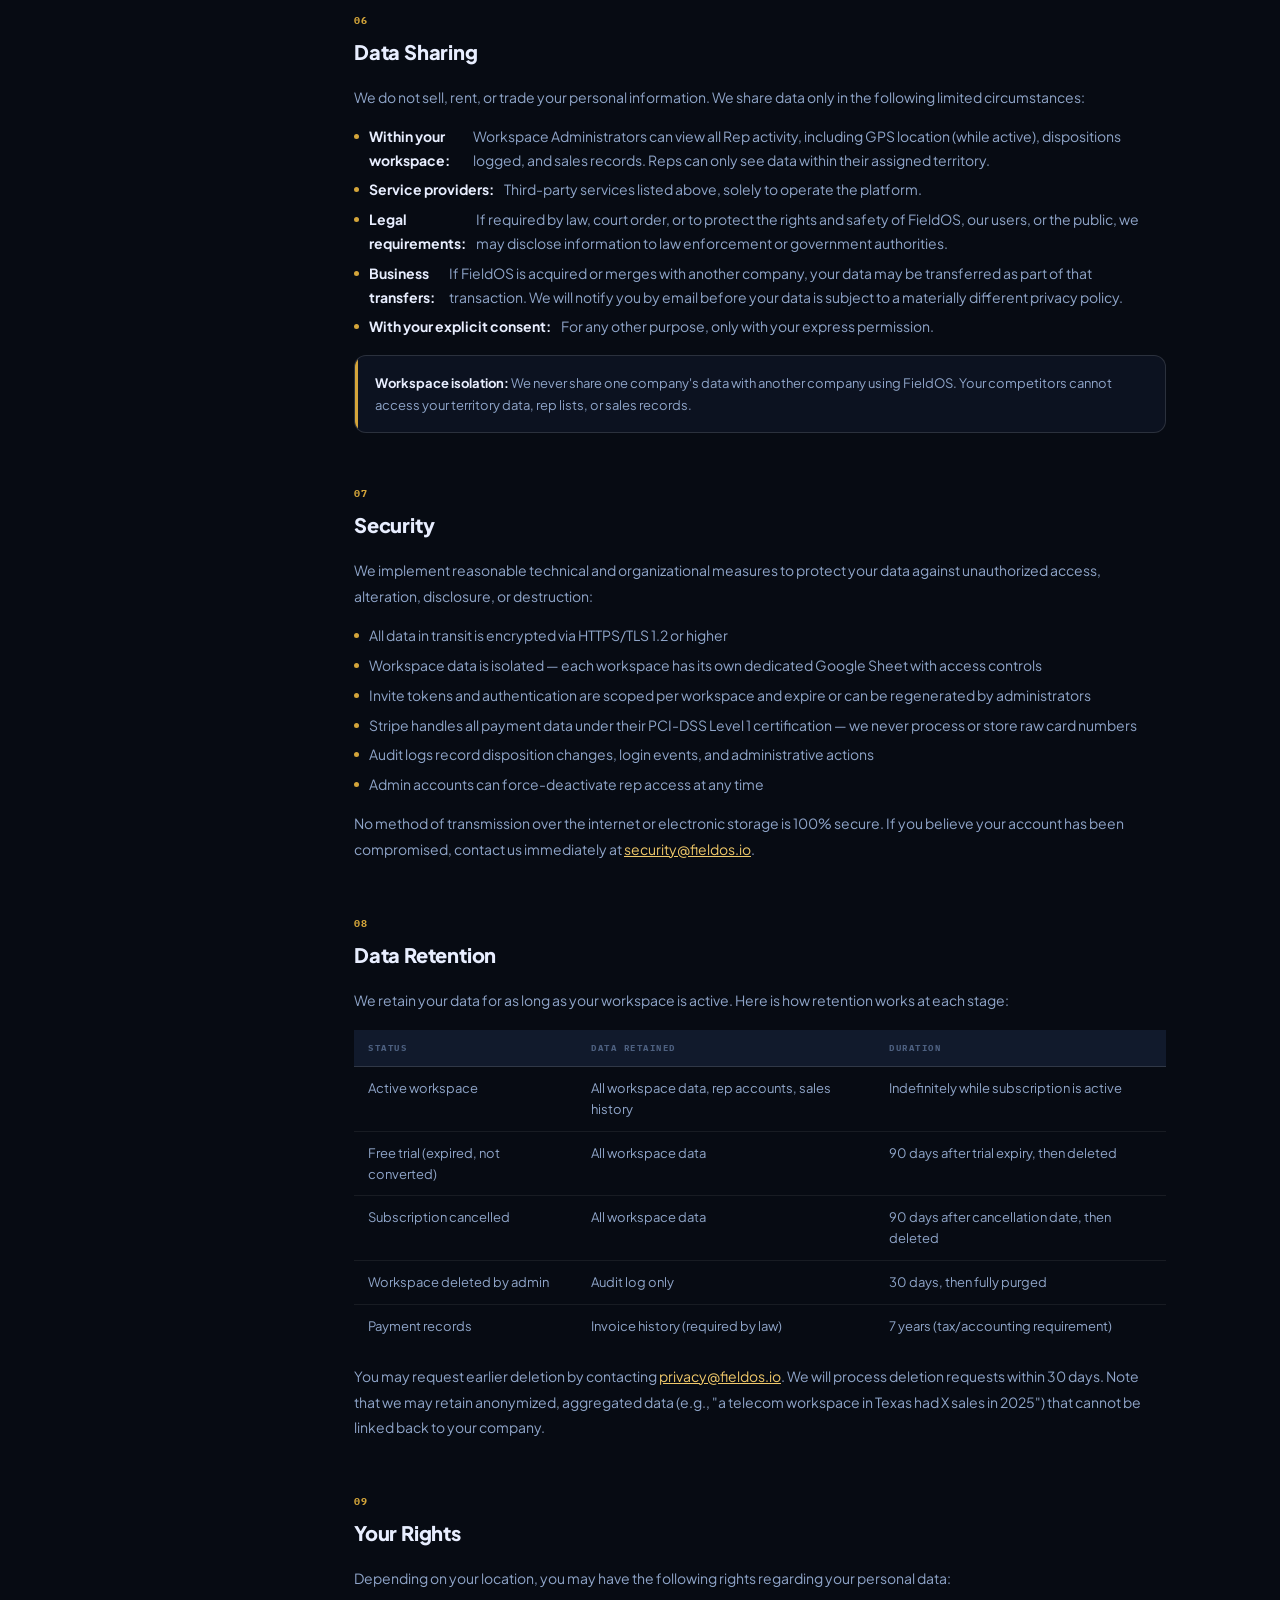
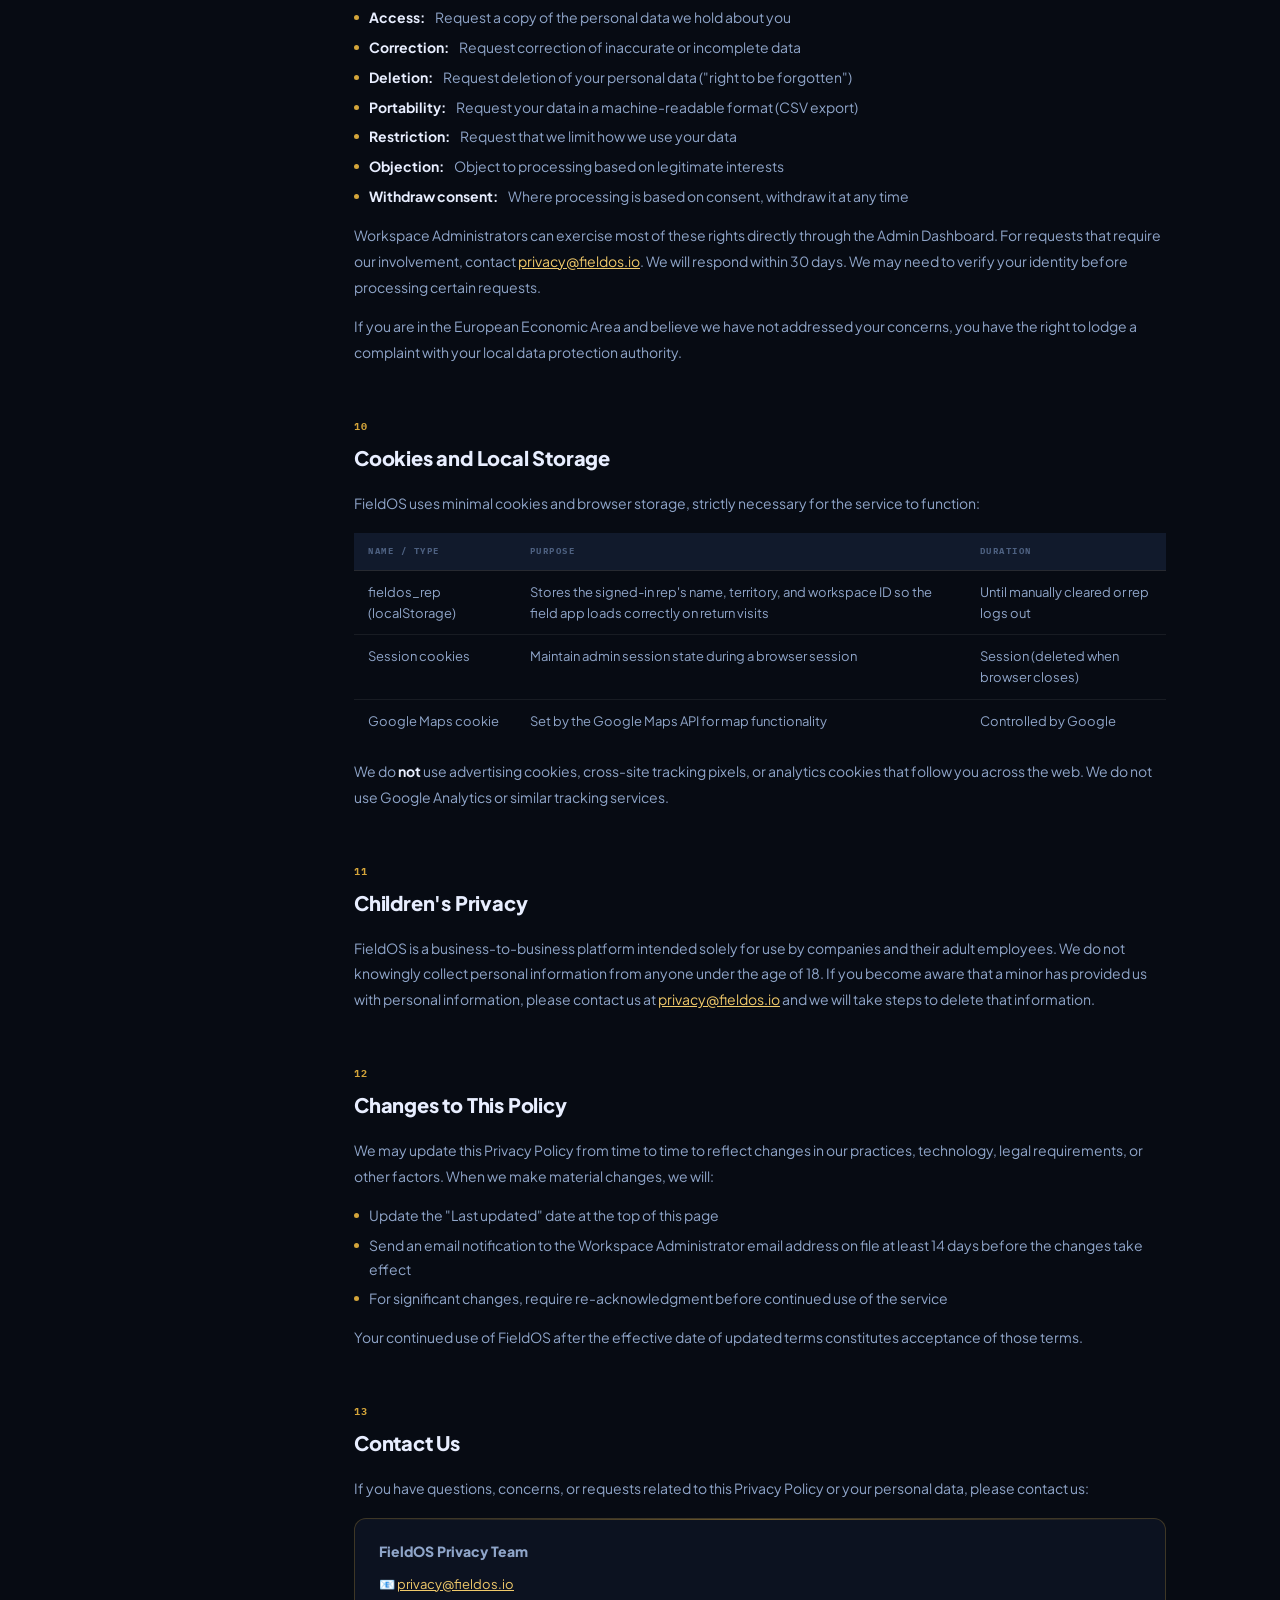
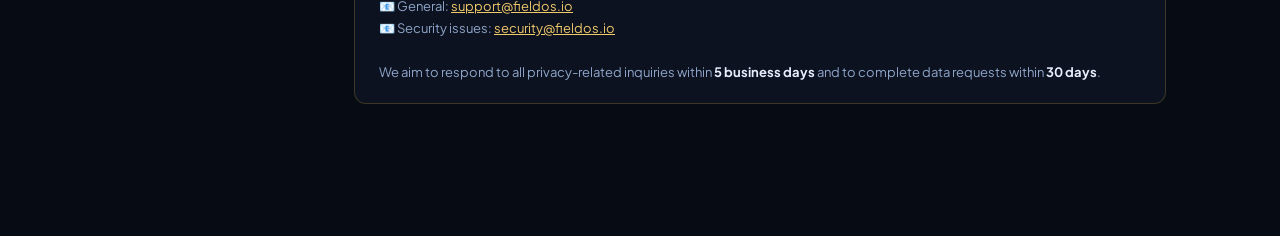
<file: privacy.html>
<!DOCTYPE html>
<html lang="en">
<head>
<meta charset="UTF-8">
<meta name="viewport" content="width=device-width, initial-scale=1.0">
<title>Privacy Policy — FieldOS</title>
<link rel="preconnect" href="https://fonts.googleapis.com">
<link href="https://fonts.googleapis.com/css2?family=Plus+Jakarta+Sans:wght@400;500;600;700;800&family=IBM+Plex+Mono:wght@400;500;600&display=swap" rel="stylesheet">
<style>
:root{--bg:#070b13;--surface:#0c1220;--s2:#111a2c;--border:rgba(255,255,255,.07);--border-s:rgba(255,255,255,.13);--gold:#d4a53a;--gold-dim:rgba(212,165,58,.12);--gold-t:#f0c96a;--gig:#2dd4bf;--text:#e8eeff;--t2:#8fa5c9;--muted:#4d6080;--r:12px}
*{box-sizing:border-box;margin:0;padding:0}
html{scroll-behavior:smooth}
body{font-family:'Plus Jakarta Sans',sans-serif;background:var(--bg);color:var(--text);-webkit-font-smoothing:antialiased;line-height:1.7}
.bg-fixed{position:fixed;inset:0;z-index:0;pointer-events:none}
.bg-grid{position:absolute;inset:0;background-image:linear-gradient(rgba(212,165,58,.018) 1px,transparent 1px),linear-gradient(90deg,rgba(212,165,58,.018) 1px,transparent 1px);background-size:52px 52px}

/* NAV */
#topbar{position:fixed;top:0;left:0;right:0;height:58px;display:flex;align-items:center;justify-content:space-between;padding:0 28px;background:rgba(7,11,19,.92);border-bottom:1px solid var(--border-s);backdrop-filter:blur(16px);z-index:100;box-shadow:0 1px 0 rgba(212,165,58,.08)}
.logo{display:flex;align-items:center;gap:10px;font-size:15px;font-weight:800;text-decoration:none;color:var(--text)}
.logo-mark{width:30px;height:30px;background:linear-gradient(135deg,#b8891e,var(--gold));border-radius:8px;display:flex;align-items:center;justify-content:center;font-size:14px;font-weight:900;color:#07090f;box-shadow:0 3px 10px rgba(212,165,58,.3)}
.logo-sub{font-size:9px;color:var(--muted);font-family:'IBM Plex Mono',monospace;letter-spacing:.5px;margin-top:1px}
.topbar-links{display:flex;gap:16px;font-size:12px}
.topbar-links a{color:var(--t2);text-decoration:none;transition:color .15s}
.topbar-links a:hover{color:var(--gold-t)}
.topbar-links a.active{color:var(--gold-t);font-weight:700}

/* LAYOUT */
.page-wrap{position:relative;z-index:1;display:grid;grid-template-columns:240px 1fr;gap:0;max-width:1100px;margin:0 auto;padding:80px 24px 80px;min-height:100vh}

/* SIDEBAR TOC */
.toc{position:sticky;top:80px;height:fit-content;padding:20px 0 20px 0;padding-right:32px}
.toc-label{font-size:9px;font-weight:700;text-transform:uppercase;letter-spacing:2px;color:var(--muted);font-family:'IBM Plex Mono',monospace;margin-bottom:14px}
.toc-list{display:flex;flex-direction:column;gap:2px}
.toc-item{font-size:12px;color:var(--muted);text-decoration:none;padding:5px 10px;border-radius:6px;transition:all .15s;border-left:2px solid transparent;line-height:1.4}
.toc-item:hover{color:var(--t2);background:rgba(255,255,255,.03)}
.toc-item.active{color:var(--gold-t);border-left-color:var(--gold);background:var(--gold-dim)}

/* CONTENT */
.content{min-width:0}
.doc-header{margin-bottom:48px;padding-bottom:32px;border-bottom:1px solid var(--border-s)}
.doc-eyebrow{font-size:10px;font-weight:700;text-transform:uppercase;letter-spacing:2.5px;color:var(--gold);font-family:'IBM Plex Mono',monospace;margin-bottom:10px;display:flex;align-items:center;gap:8px}
.doc-eyebrow::before{content:'';width:20px;height:1px;background:var(--gold)}
.doc-title{font-size:36px;font-weight:800;letter-spacing:-.5px;margin-bottom:10px}
.doc-meta{display:flex;gap:20px;font-size:11px;color:var(--muted);font-family:'IBM Plex Mono',monospace;flex-wrap:wrap}
.doc-meta span{display:flex;align-items:center;gap:5px}
.doc-intro{margin-top:20px;font-size:14px;color:var(--t2);line-height:1.8;padding:18px 22px;background:var(--gold-dim);border:1px solid rgba(212,165,58,.2);border-radius:var(--r)}

/* SECTIONS */
.doc-section{margin-bottom:52px;scroll-margin-top:80px}
.section-num{font-size:10px;font-weight:700;font-family:'IBM Plex Mono',monospace;color:var(--gold);letter-spacing:1px;margin-bottom:6px}
.section-title{font-size:20px;font-weight:800;letter-spacing:-.2px;margin-bottom:16px;color:var(--text)}
.section-body{font-size:14px;color:var(--t2);line-height:1.85}
.section-body p{margin-bottom:14px}
.section-body p:last-child{margin-bottom:0}
.section-body strong{color:var(--text);font-weight:700}
.section-body a{color:var(--gold-t);text-decoration:underline}

/* LISTS */
.doc-list{margin:10px 0 14px 0;display:flex;flex-direction:column;gap:6px}
.doc-list li{font-size:14px;color:var(--t2);line-height:1.7;display:flex;align-items:flex-start;gap:10px;list-style:none}
.doc-list li::before{content:'';width:5px;height:5px;border-radius:50%;background:var(--gold);flex-shrink:0;margin-top:9px}

/* INFO BOXES */
.info-box{background:var(--surface);border:1px solid var(--border-s);border-radius:var(--r);padding:16px 20px;margin:16px 0;font-size:13px;color:var(--t2);line-height:1.7;position:relative;overflow:hidden}
.info-box::before{content:'';position:absolute;left:0;top:0;bottom:0;width:3px;background:var(--gold)}
.info-box.teal::before{background:var(--gig)}
.info-box strong{color:var(--text)}

/* TABLE */
.doc-table{width:100%;border-collapse:collapse;margin:16px 0;font-size:13px}
.doc-table th{text-align:left;padding:10px 14px;font-size:9px;font-weight:700;text-transform:uppercase;letter-spacing:1.5px;color:var(--muted);font-family:'IBM Plex Mono',monospace;border-bottom:1px solid var(--border-s);background:var(--s2)}
.doc-table td{padding:11px 14px;border-bottom:1px solid var(--border);color:var(--t2);vertical-align:top;line-height:1.6}
.doc-table tr:last-child td{border-bottom:none}
.doc-table tr:hover td{background:rgba(255,255,255,.015)}

/* CONTACT BOX */
.contact-box{background:var(--surface);border:1px solid rgba(212,165,58,.25);border-radius:var(--r);padding:20px 24px;margin-top:16px;position:relative;overflow:hidden}
.contact-box::before{content:'';position:absolute;top:0;left:0;right:0;height:1px;background:linear-gradient(90deg,transparent,var(--gold),transparent);opacity:.5}
.contact-box h4{font-size:14px;font-weight:800;margin-bottom:8px}
.contact-box p{font-size:13px;color:var(--t2);line-height:1.7}
.contact-box a{color:var(--gold-t)}

/* RESPONSIVE */
@media(max-width:800px){
  .page-wrap{grid-template-columns:1fr;padding:74px 20px 60px}
  .toc{display:none}
  .doc-title{font-size:28px}
}
</style>
</head>
<body>
<div class="bg-fixed"><div class="bg-grid"></div></div>

<nav id="topbar">
  <a class="logo" href="landing.html">
    <div class="logo-mark">F</div>
    <div><div>FieldOS</div><div class="logo-sub">ENTERPRISE FIELD SALES</div></div>
  </a>
  <div class="topbar-links">
    <a href="privacy.html" class="active">Privacy Policy</a>
    <a href="terms.html">Terms of Service</a>
    <a href="landing.html#pricing">Pricing</a>
  </div>
</nav>

<div class="page-wrap">

  <!-- TABLE OF CONTENTS -->
  <aside class="toc">
    <div class="toc-label">On this page</div>
    <div class="toc-list">
      <a class="toc-item active" href="#overview">Overview</a>
      <a class="toc-item" href="#information-we-collect">Information We Collect</a>
      <a class="toc-item" href="#how-we-use">How We Use Information</a>
      <a class="toc-item" href="#data-storage">Data Storage</a>
      <a class="toc-item" href="#third-parties">Third-Party Services</a>
      <a class="toc-item" href="#data-sharing">Data Sharing</a>
      <a class="toc-item" href="#security">Security</a>
      <a class="toc-item" href="#retention">Data Retention</a>
      <a class="toc-item" href="#your-rights">Your Rights</a>
      <a class="toc-item" href="#cookies">Cookies</a>
      <a class="toc-item" href="#children">Children's Privacy</a>
      <a class="toc-item" href="#changes">Changes to Policy</a>
      <a class="toc-item" href="#contact">Contact Us</a>
    </div>
  </aside>

  <!-- DOCUMENT CONTENT -->
  <main class="content">

    <div class="doc-header">
      <div class="doc-eyebrow">Legal</div>
      <h1 class="doc-title">Privacy Policy</h1>
      <div class="doc-meta">
        <span>📅 Effective: January 1, 2026</span>
        <span>🔄 Last updated: March 7, 2026</span>
        <span>📍 Applies to: fieldos.io and all FieldOS services</span>
      </div>
      <div class="doc-intro">
        This Privacy Policy explains how FieldOS ("we," "us," or "our") collects, uses, stores, and protects information when you use our field sales platform, including our web application, admin dashboard, and related services. By using FieldOS, you agree to the practices described in this policy. If you do not agree, please discontinue use of our services.
      </div>
    </div>

    <!-- 1. OVERVIEW -->
    <div class="doc-section" id="overview">
      <div class="section-num">01</div>
      <h2 class="section-title">Overview</h2>
      <div class="section-body">
        <p>FieldOS is a software-as-a-service platform built for door-to-door field sales teams. We provide territory mapping, door disposition tracking, sales logging, schedule management, and team analytics tools to businesses ("Workspace Administrators") and their employees or contractors ("Reps").</p>
        <p>FieldOS operates on a <strong>workspace isolation model</strong>. Each customer company ("workspace") has its own dedicated Google Sheet as a data store. Your data is not commingled with data from other companies. We do not sell your data, use your sales data for advertising, or share it with other FieldOS customers.</p>
        <div class="info-box">
          <strong>Key principle:</strong> Your company's field sales data belongs to you. We are a processor of that data on your behalf, not the data controller who owns it. You can export or delete your data at any time.
        </div>
      </div>
    </div>

    <!-- 2. INFORMATION WE COLLECT -->
    <div class="doc-section" id="information-we-collect">
      <div class="section-num">02</div>
      <h2 class="section-title">Information We Collect</h2>
      <div class="section-body">
        <p>We collect information in three ways: information you provide directly, information collected automatically as you use the service, and information from third-party services you connect.</p>

        <p><strong>Information you provide directly:</strong></p>
        <ul class="doc-list">
          <li>Workspace setup: company name, industry vertical, team size</li>
          <li>Account information: name, work email address, phone number, job title</li>
          <li>Billing information: collected and processed exclusively by Stripe; FieldOS never stores full credit card numbers</li>
          <li>Territory data: geographic boundaries, street addresses, KML files you upload</li>
          <li>Field activity: door dispositions, sale records, schedule bookings, chat messages</li>
          <li>Customer information: names, phone numbers, and addresses of your customers that you enter when logging sales</li>
        </ul>

        <p><strong>Information collected automatically:</strong></p>
        <ul class="doc-list">
          <li>GPS location data when Reps use the field app (only while the app is in active use; not background-tracked)</li>
          <li>Device type, browser type, and operating system</li>
          <li>IP address and general geographic region</li>
          <li>Usage patterns: which features are used, session duration, error logs</li>
          <li>Timestamps on all actions (when dispositions are logged, when sales are recorded)</li>
        </ul>

        <p><strong>Information from third-party services:</strong></p>
        <ul class="doc-list">
          <li>Google: when you connect a Google account for calendar or scheduling features, we receive basic profile information (name, email) and access to the specific Google Sheet created for your workspace</li>
          <li>Stripe: payment status, subscription tier, and billing history (never raw card data)</li>
        </ul>
      </div>
    </div>

    <!-- 3. HOW WE USE INFORMATION -->
    <div class="doc-section" id="how-we-use">
      <div class="section-num">03</div>
      <h2 class="section-title">How We Use Information</h2>
      <div class="section-body">
        <table class="doc-table">
          <thead>
            <tr><th>Purpose</th><th>Data Used</th><th>Legal Basis</th></tr>
          </thead>
          <tbody>
            <tr><td>Provide and operate the platform</td><td>All account and activity data</td><td>Contract performance</td></tr>
            <tr><td>Process payments and manage subscriptions</td><td>Email, billing status, plan selection</td><td>Contract performance</td></tr>
            <tr><td>Display territory maps and rep locations to managers</td><td>GPS coordinates, rep identity</td><td>Legitimate interest / consent</td></tr>
            <tr><td>Generate analytics and AI-powered territory recommendations</td><td>Aggregated disposition and sales data</td><td>Legitimate interest</td></tr>
            <tr><td>Send transactional emails (receipts, trial reminders, payment failures)</td><td>Email address, billing events</td><td>Contract performance</td></tr>
            <tr><td>Detect fraud and prevent abuse</td><td>IP address, usage patterns</td><td>Legitimate interest</td></tr>
            <tr><td>Improve our product</td><td>Anonymized, aggregated usage patterns</td><td>Legitimate interest</td></tr>
            <tr><td>Comply with legal obligations</td><td>As required by applicable law</td><td>Legal obligation</td></tr>
          </tbody>
        </table>
        <p>We do <strong>not</strong> use your data to train general AI models, sell to data brokers, or serve advertising of any kind.</p>
      </div>
    </div>

    <!-- 4. DATA STORAGE -->
    <div class="doc-section" id="data-storage">
      <div class="section-num">04</div>
      <h2 class="section-title">Data Storage</h2>
      <div class="section-body">
        <p>FieldOS uses <strong>Google Sheets as a primary data store</strong>. When a new workspace is created, we automatically generate a dedicated Google Sheet in our service account. This sheet contains all of your workspace's data: rep accounts, addresses, dispositions, sales records, schedules, and configuration.</p>
        <div class="info-box teal">
          <strong>You own your Google Sheet.</strong> Workspace Administrators can request a transfer of ownership of their workspace Sheet at any time, giving you direct access to all your data in a format you already know how to work with — no data export required.
        </div>
        <p>All Google Sheets data is stored in Google's infrastructure, which is subject to <a href="https://policies.google.com/privacy" target="_blank">Google's Privacy Policy</a> and their enterprise data processing agreements. Google does not use your Sheet data for advertising.</p>
        <p>Additional operational data (workspace registry, subscription status) is stored in Google infrastructure within the United States. If you are located in the European Economic Area, data may be transferred to and processed in the United States. We rely on Standard Contractual Clauses for such transfers.</p>
      </div>
    </div>

    <!-- 5. THIRD-PARTY SERVICES -->
    <div class="doc-section" id="third-parties">
      <div class="section-num">05</div>
      <h2 class="section-title">Third-Party Services</h2>
      <div class="section-body">
        <p>FieldOS integrates with the following third-party services. Each operates under its own privacy policy.</p>
        <table class="doc-table">
          <thead>
            <tr><th>Service</th><th>Purpose</th><th>Data Shared</th><th>Their Privacy Policy</th></tr>
          </thead>
          <tbody>
            <tr><td><strong>Stripe</strong></td><td>Payment processing and subscription billing</td><td>Name, email, billing address, payment method</td><td><a href="https://stripe.com/privacy" target="_blank">stripe.com/privacy</a></td></tr>
            <tr><td><strong>Google</strong></td><td>Data storage (Sheets), maps (Maps JavaScript API)</td><td>Workspace data stored in Google Sheets; GPS coordinates passed to Maps API for display only</td><td><a href="https://policies.google.com/privacy" target="_blank">policies.google.com/privacy</a></td></tr>
            <tr><td><strong>Google Maps</strong></td><td>Territory map rendering, geocoding</td><td>Address data for geocoding; GPS coordinates for map display</td><td><a href="https://policies.google.com/privacy" target="_blank">policies.google.com/privacy</a></td></tr>
            <tr><td><strong>Anthropic (Claude)</strong></td><td>AI-powered territory analysis (optional feature)</td><td>Aggregated, anonymized disposition and sales data for analysis prompts. No personally identifiable information is included in AI requests.</td><td><a href="https://www.anthropic.com/privacy" target="_blank">anthropic.com/privacy</a></td></tr>
          </tbody>
        </table>
        <p>We do not use advertising networks, social media pixels, or cross-site tracking tools.</p>
      </div>
    </div>

    <!-- 6. DATA SHARING -->
    <div class="doc-section" id="data-sharing">
      <div class="section-num">06</div>
      <h2 class="section-title">Data Sharing</h2>
      <div class="section-body">
        <p>We do not sell, rent, or trade your personal information. We share data only in the following limited circumstances:</p>
        <ul class="doc-list">
          <li><strong>Within your workspace:</strong> Workspace Administrators can view all Rep activity, including GPS location (while active), dispositions logged, and sales records. Reps can only see data within their assigned territory.</li>
          <li><strong>Service providers:</strong> Third-party services listed above, solely to operate the platform.</li>
          <li><strong>Legal requirements:</strong> If required by law, court order, or to protect the rights and safety of FieldOS, our users, or the public, we may disclose information to law enforcement or government authorities.</li>
          <li><strong>Business transfers:</strong> If FieldOS is acquired or merges with another company, your data may be transferred as part of that transaction. We will notify you by email before your data is subject to a materially different privacy policy.</li>
          <li><strong>With your explicit consent:</strong> For any other purpose, only with your express permission.</li>
        </ul>
        <div class="info-box">
          <strong>Workspace isolation:</strong> We never share one company's data with another company using FieldOS. Your competitors cannot access your territory data, rep lists, or sales records.
        </div>
      </div>
    </div>

    <!-- 7. SECURITY -->
    <div class="doc-section" id="security">
      <div class="section-num">07</div>
      <h2 class="section-title">Security</h2>
      <div class="section-body">
        <p>We implement reasonable technical and organizational measures to protect your data against unauthorized access, alteration, disclosure, or destruction:</p>
        <ul class="doc-list">
          <li>All data in transit is encrypted via HTTPS/TLS 1.2 or higher</li>
          <li>Workspace data is isolated — each workspace has its own dedicated Google Sheet with access controls</li>
          <li>Invite tokens and authentication are scoped per workspace and expire or can be regenerated by administrators</li>
          <li>Stripe handles all payment data under their PCI-DSS Level 1 certification — we never process or store raw card numbers</li>
          <li>Audit logs record disposition changes, login events, and administrative actions</li>
          <li>Admin accounts can force-deactivate rep access at any time</li>
        </ul>
        <p>No method of transmission over the internet or electronic storage is 100% secure. If you believe your account has been compromised, contact us immediately at <a href="mailto:security@fieldos.io">security@fieldos.io</a>.</p>
      </div>
    </div>

    <!-- 8. RETENTION -->
    <div class="doc-section" id="retention">
      <div class="section-num">08</div>
      <h2 class="section-title">Data Retention</h2>
      <div class="section-body">
        <p>We retain your data for as long as your workspace is active. Here is how retention works at each stage:</p>
        <table class="doc-table">
          <thead><tr><th>Status</th><th>Data Retained</th><th>Duration</th></tr></thead>
          <tbody>
            <tr><td>Active workspace</td><td>All workspace data, rep accounts, sales history</td><td>Indefinitely while subscription is active</td></tr>
            <tr><td>Free trial (expired, not converted)</td><td>All workspace data</td><td>90 days after trial expiry, then deleted</td></tr>
            <tr><td>Subscription cancelled</td><td>All workspace data</td><td>90 days after cancellation date, then deleted</td></tr>
            <tr><td>Workspace deleted by admin</td><td>Audit log only</td><td>30 days, then fully purged</td></tr>
            <tr><td>Payment records</td><td>Invoice history (required by law)</td><td>7 years (tax/accounting requirement)</td></tr>
          </tbody>
        </table>
        <p>You may request earlier deletion by contacting <a href="mailto:privacy@fieldos.io">privacy@fieldos.io</a>. We will process deletion requests within 30 days. Note that we may retain anonymized, aggregated data (e.g., "a telecom workspace in Texas had X sales in 2025") that cannot be linked back to your company.</p>
      </div>
    </div>

    <!-- 9. YOUR RIGHTS -->
    <div class="doc-section" id="your-rights">
      <div class="section-num">09</div>
      <h2 class="section-title">Your Rights</h2>
      <div class="section-body">
        <p>Depending on your location, you may have the following rights regarding your personal data:</p>
        <ul class="doc-list">
          <li><strong>Access:</strong> Request a copy of the personal data we hold about you</li>
          <li><strong>Correction:</strong> Request correction of inaccurate or incomplete data</li>
          <li><strong>Deletion:</strong> Request deletion of your personal data ("right to be forgotten")</li>
          <li><strong>Portability:</strong> Request your data in a machine-readable format (CSV export)</li>
          <li><strong>Restriction:</strong> Request that we limit how we use your data</li>
          <li><strong>Objection:</strong> Object to processing based on legitimate interests</li>
          <li><strong>Withdraw consent:</strong> Where processing is based on consent, withdraw it at any time</li>
        </ul>
        <p>Workspace Administrators can exercise most of these rights directly through the Admin Dashboard. For requests that require our involvement, contact <a href="mailto:privacy@fieldos.io">privacy@fieldos.io</a>. We will respond within 30 days. We may need to verify your identity before processing certain requests.</p>
        <p>If you are in the European Economic Area and believe we have not addressed your concerns, you have the right to lodge a complaint with your local data protection authority.</p>
      </div>
    </div>

    <!-- 10. COOKIES -->
    <div class="doc-section" id="cookies">
      <div class="section-num">10</div>
      <h2 class="section-title">Cookies and Local Storage</h2>
      <div class="section-body">
        <p>FieldOS uses minimal cookies and browser storage, strictly necessary for the service to function:</p>
        <table class="doc-table">
          <thead><tr><th>Name / Type</th><th>Purpose</th><th>Duration</th></tr></thead>
          <tbody>
            <tr><td>fieldos_rep (localStorage)</td><td>Stores the signed-in rep's name, territory, and workspace ID so the field app loads correctly on return visits</td><td>Until manually cleared or rep logs out</td></tr>
            <tr><td>Session cookies</td><td>Maintain admin session state during a browser session</td><td>Session (deleted when browser closes)</td></tr>
            <tr><td>Google Maps cookie</td><td>Set by the Google Maps API for map functionality</td><td>Controlled by Google</td></tr>
          </tbody>
        </table>
        <p>We do <strong>not</strong> use advertising cookies, cross-site tracking pixels, or analytics cookies that follow you across the web. We do not use Google Analytics or similar tracking services.</p>
      </div>
    </div>

    <!-- 11. CHILDREN -->
    <div class="doc-section" id="children">
      <div class="section-num">11</div>
      <h2 class="section-title">Children's Privacy</h2>
      <div class="section-body">
        <p>FieldOS is a business-to-business platform intended solely for use by companies and their adult employees. We do not knowingly collect personal information from anyone under the age of 18. If you become aware that a minor has provided us with personal information, please contact us at <a href="mailto:privacy@fieldos.io">privacy@fieldos.io</a> and we will take steps to delete that information.</p>
      </div>
    </div>

    <!-- 12. CHANGES -->
    <div class="doc-section" id="changes">
      <div class="section-num">12</div>
      <h2 class="section-title">Changes to This Policy</h2>
      <div class="section-body">
        <p>We may update this Privacy Policy from time to time to reflect changes in our practices, technology, legal requirements, or other factors. When we make material changes, we will:</p>
        <ul class="doc-list">
          <li>Update the "Last updated" date at the top of this page</li>
          <li>Send an email notification to the Workspace Administrator email address on file at least 14 days before the changes take effect</li>
          <li>For significant changes, require re-acknowledgment before continued use of the service</li>
        </ul>
        <p>Your continued use of FieldOS after the effective date of updated terms constitutes acceptance of those terms.</p>
      </div>
    </div>

    <!-- 13. CONTACT -->
    <div class="doc-section" id="contact">
      <div class="section-num">13</div>
      <h2 class="section-title">Contact Us</h2>
      <div class="section-body">
        <p>If you have questions, concerns, or requests related to this Privacy Policy or your personal data, please contact us:</p>
        <div class="contact-box">
          <h4>FieldOS Privacy Team</h4>
          <p>
            📧 <a href="mailto:privacy@fieldos.io">privacy@fieldos.io</a><br>
            📧 General: <a href="mailto:support@fieldos.io">support@fieldos.io</a><br>
            📧 Security issues: <a href="mailto:security@fieldos.io">security@fieldos.io</a><br><br>
            We aim to respond to all privacy-related inquiries within <strong>5 business days</strong> and to complete data requests within <strong>30 days</strong>.
          </p>
        </div>
      </div>
    </div>

  </main>
</div>

<script>
// Highlight active TOC item on scroll
const sections = document.querySelectorAll('.doc-section');
const tocItems = document.querySelectorAll('.toc-item');
const observer = new IntersectionObserver(entries => {
  entries.forEach(e => {
    if (e.isIntersecting) {
      tocItems.forEach(t => t.classList.remove('active'));
      const match = document.querySelector(`.toc-item[href="#${e.target.id}"]`);
      if (match) match.classList.add('active');
    }
  });
}, { rootMargin:'-20% 0px -70% 0px' });
sections.forEach(s => observer.observe(s));
</script>
</body>
</html>
</file>
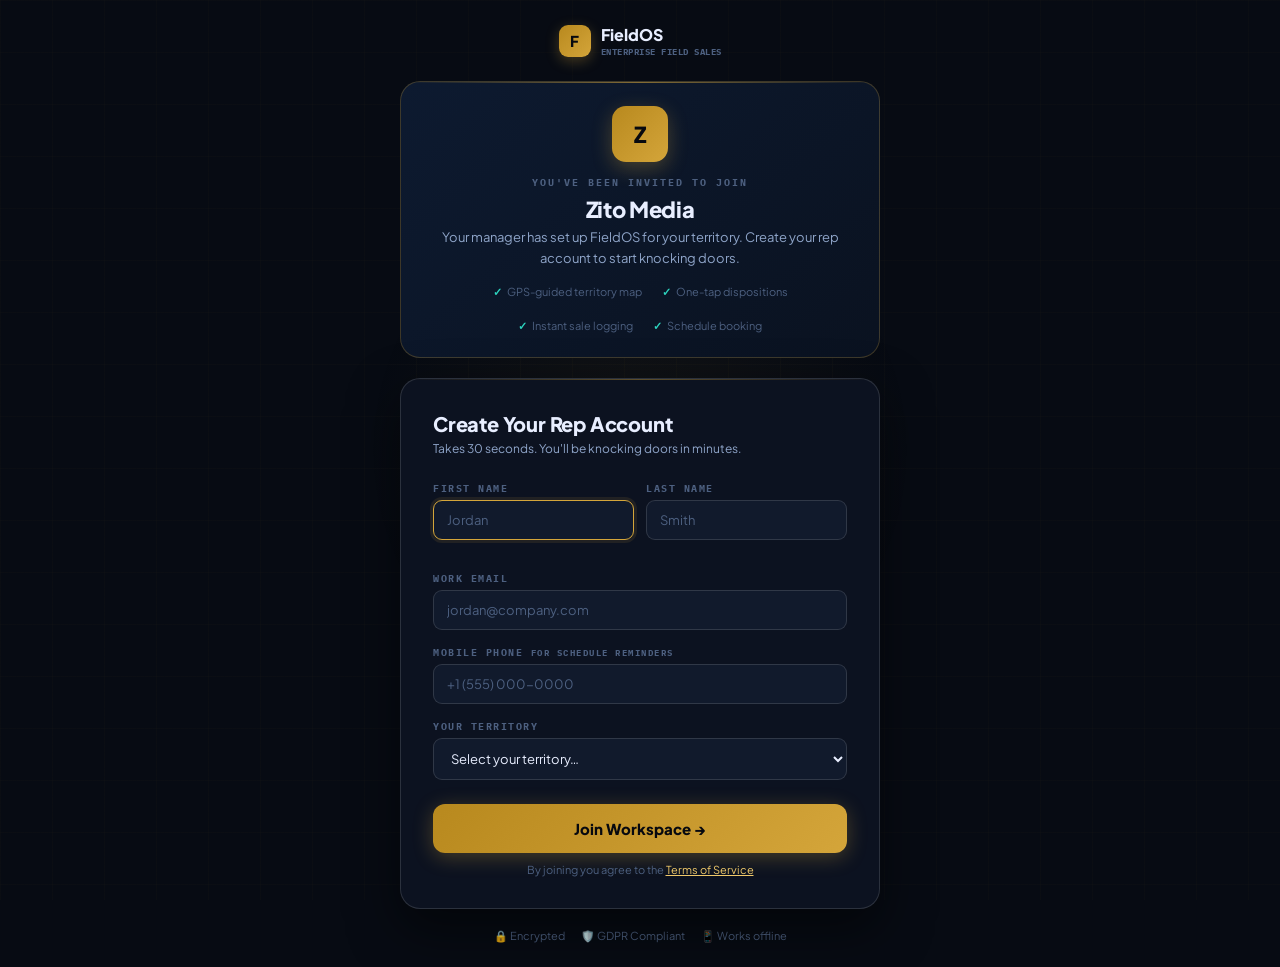
<file: rep-invite.html>
<!DOCTYPE html>
<html lang="en">
<head>
<meta charset="UTF-8">
<meta name="viewport" content="width=device-width, initial-scale=1.0">
<title>FieldOS — Join Your Team</title>
<link rel="preconnect" href="https://fonts.googleapis.com">
<link href="https://fonts.googleapis.com/css2?family=Plus+Jakarta+Sans:wght@400;500;600;700;800&family=IBM+Plex+Mono:wght@400;500;600&display=swap" rel="stylesheet">
<style>
:root{--bg:#070b13;--surface:#0c1220;--surface2:#111a2c;--border:rgba(255,255,255,.07);--border-s:rgba(255,255,255,.13);--gold:#d4a53a;--gold-dim:rgba(212,165,58,.12);--gold-text:#f0c96a;--gig:#2dd4bf;--mega:#a78bfa;--danger:#f43f5e;--text:#e8eeff;--text2:#8fa5c9;--muted:#4d6080;--r:12px;--r-lg:20px}
*{box-sizing:border-box;margin:0;padding:0}
body{font-family:'Plus Jakarta Sans',sans-serif;background:var(--bg);color:var(--text);min-height:100vh;display:flex;flex-direction:column;align-items:center;justify-content:center;padding:24px;-webkit-font-smoothing:antialiased;overflow-x:hidden}
.bg-layer{position:fixed;inset:0;z-index:0;pointer-events:none}
.bg-grid{position:absolute;inset:0;background-image:linear-gradient(rgba(212,165,58,.025) 1px,transparent 1px),linear-gradient(90deg,rgba(212,165,58,.025) 1px,transparent 1px);background-size:52px 52px}
.bg-glow{position:absolute;width:600px;height:600px;border-radius:50%;background:radial-gradient(circle,rgba(212,165,58,.06) 0%,transparent 65%);top:50%;left:50%;transform:translate(-50%,-50%)}
.wrap{position:relative;z-index:1;width:100%;max-width:480px;display:flex;flex-direction:column;gap:20px}
.logo-row{display:flex;justify-content:center;margin-bottom:4px}
.logo{display:flex;align-items:center;gap:10px;font-size:16px;font-weight:800}
.logo-mark{width:32px;height:32px;background:linear-gradient(135deg,#b8891e,var(--gold));border-radius:9px;display:flex;align-items:center;justify-content:center;font-size:15px;font-weight:900;color:#07090f;box-shadow:0 4px 14px rgba(212,165,58,.3)}
.logo-sub{font-size:9px;color:var(--muted);font-family:'IBM Plex Mono',monospace;letter-spacing:.5px;margin-top:1px}

/* invite banner */
.inv-banner{background:linear-gradient(140deg,#0d1a30,#0a1220);border:1px solid rgba(212,165,58,.25);border-radius:var(--r-lg);padding:24px 28px;text-align:center;position:relative;overflow:hidden}
.inv-banner::before{content:'';position:absolute;top:0;left:0;right:0;height:1px;background:linear-gradient(90deg,transparent,var(--gold),transparent);opacity:.6}
.inv-company-logo{width:56px;height:56px;background:linear-gradient(135deg,#b8891e,var(--gold));border-radius:14px;display:flex;align-items:center;justify-content:center;font-size:22px;font-weight:900;color:#07090f;margin:0 auto 14px;box-shadow:0 6px 20px rgba(212,165,58,.3)}
.inv-from{font-size:10px;font-weight:700;text-transform:uppercase;letter-spacing:2px;color:var(--muted);font-family:'IBM Plex Mono',monospace;margin-bottom:6px}
.inv-company{font-size:22px;font-weight:800;margin-bottom:4px;letter-spacing:-.3px}
.inv-msg{font-size:13px;color:var(--text2);line-height:1.6;margin-bottom:16px}
.inv-features{display:flex;justify-content:center;gap:20px;flex-wrap:wrap}
.inv-feat{font-size:11px;color:var(--muted);display:flex;align-items:center;gap:5px}
.inv-feat::before{content:'✓';color:var(--gig);font-weight:800}

/* form card */
.form-card{background:var(--surface);border:1px solid var(--border-s);border-radius:var(--r-lg);padding:32px;position:relative;overflow:hidden;box-shadow:0 20px 50px rgba(0,0,0,.5)}
.form-card::before{content:'';position:absolute;top:0;left:0;right:0;height:1px;background:linear-gradient(90deg,transparent,var(--gold),transparent);opacity:.4}
.fc-title{font-size:20px;font-weight:800;margin-bottom:4px;letter-spacing:-.2px}
.fc-sub{font-size:12px;color:var(--text2);margin-bottom:24px;line-height:1.5}
.field{margin-bottom:16px}
.field-row{display:grid;grid-template-columns:1fr 1fr;gap:12px;margin-bottom:16px}
label{display:block;font-size:10px;font-weight:700;text-transform:uppercase;letter-spacing:1.5px;color:var(--muted);font-family:'IBM Plex Mono',monospace;margin-bottom:5px}
input,select{width:100%;background:var(--surface2);border:1px solid var(--border-s);border-radius:9px;padding:11px 13px;color:var(--text);font-family:'Plus Jakarta Sans',sans-serif;font-size:13px;outline:none;transition:border-color .2s,box-shadow .2s}
input:focus,select:focus{border-color:var(--gold);box-shadow:0 0 0 3px rgba(212,165,58,.1)}
input::placeholder{color:var(--muted)}
select option{background:var(--surface2)}
.btn-join{width:100%;padding:15px;background:linear-gradient(135deg,#b8891e,var(--gold));color:#07090f;border:none;border-radius:12px;font-family:'Plus Jakarta Sans',sans-serif;font-size:15px;font-weight:800;cursor:pointer;transition:all .25s;box-shadow:0 4px 20px rgba(212,165,58,.3);margin-top:8px}
.btn-join:hover{filter:brightness(1.08);transform:translateY(-1px);box-shadow:0 8px 28px rgba(212,165,58,.45)}
.btn-join:disabled{opacity:.35;cursor:not-allowed;transform:none}

/* success state */
.success-wrap{text-align:center}
.success-icon{font-size:72px;margin-bottom:16px;animation:pop .6s cubic-bezier(.175,.885,.32,1.275)}
@keyframes pop{from{transform:scale(0) rotate(-15deg);opacity:0}to{transform:scale(1);opacity:1}}
.success-title{font-size:26px;font-weight:800;margin-bottom:8px;letter-spacing:-.3px}
.success-sub{font-size:13px;color:var(--text2);line-height:1.6;margin-bottom:24px}
.success-ws{background:var(--surface2);border:1px solid rgba(212,165,58,.25);border-radius:var(--r);padding:14px 18px;margin-bottom:24px;display:flex;flex-direction:column;gap:6px}
.success-ws-row{display:flex;justify-content:space-between;font-size:12px}
.success-ws-label{color:var(--muted);font-family:'IBM Plex Mono',monospace}
.success-ws-val{font-weight:700;color:var(--text)}
.btn-go{width:100%;padding:15px;background:linear-gradient(135deg,#0d9488,#0f766e);color:#fff;border:none;border-radius:12px;font-family:'Plus Jakarta Sans',sans-serif;font-size:15px;font-weight:800;cursor:pointer;box-shadow:0 4px 20px rgba(13,148,136,.3);transition:all .25s}
.btn-go:hover{filter:brightness(1.1);transform:translateY(-1px)}
.spinner{width:18px;height:18px;border:2px solid rgba(7,9,15,.3);border-top-color:#07090f;border-radius:50%;animation:spin .6s linear infinite;display:inline-block;vertical-align:middle;margin-right:8px}
@keyframes spin{to{transform:rotate(360deg)}}
.err-box{background:rgba(244,63,94,.08);border:1px solid rgba(244,63,94,.25);border-radius:var(--r);padding:12px 16px;font-size:12px;color:var(--danger);display:none}
.err-box.show{display:block}
.trust-row{display:flex;align-items:center;justify-content:center;gap:16px;flex-wrap:wrap}
.trust-badge{font-size:11px;color:var(--muted);display:flex;align-items:center;gap:5px}
@media(max-width:480px){.field-row{grid-template-columns:1fr}.form-card{padding:22px 18px}.inv-banner{padding:20px 18px}.inv-features{flex-direction:column;align-items:center}}
</style>
</head>
<body>
<div class="bg-layer"><div class="bg-grid"></div><div class="bg-glow"></div></div>

<div class="wrap">
  <div class="logo-row">
    <div class="logo">
      <div class="logo-mark">F</div>
      <div><div>FieldOS</div><div class="logo-sub">ENTERPRISE FIELD SALES</div></div>
    </div>
  </div>

  <div class="inv-banner" id="inv-banner">
    <div class="inv-company-logo" id="inv-logo">Z</div>
    <div class="inv-from">You've been invited to join</div>
    <div class="inv-company" id="inv-company">Loading workspace…</div>
    <div class="inv-msg" id="inv-msg">Your manager has set up FieldOS for your territory. Create your rep account to start knocking doors.</div>
    <div class="inv-features">
      <div class="inv-feat">GPS-guided territory map</div>
      <div class="inv-feat">One-tap dispositions</div>
      <div class="inv-feat">Instant sale logging</div>
      <div class="inv-feat">Schedule booking</div>
    </div>
  </div>

  <div class="form-card" id="form-card">
    <div id="form-content">
      <div class="fc-title">Create Your Rep Account</div>
      <div class="fc-sub">Takes 30 seconds. You'll be knocking doors in minutes.</div>

      <div class="err-box" id="err-box">Please fill in all required fields.</div>

      <div class="field-row">
        <div class="field"><label>First Name</label><input type="text" id="f-first" placeholder="Jordan" autofocus></div>
        <div class="field"><label>Last Name</label><input type="text" id="f-last" placeholder="Smith"></div>
      </div>
      <div class="field"><label>Work Email</label><input type="email" id="f-email" placeholder="jordan@company.com"></div>
      <div class="field"><label>Mobile Phone <span style="color:var(--muted);font-size:9px">for schedule reminders</span></label><input type="tel" id="f-phone" placeholder="+1 (555) 000-0000"></div>
      <div class="field">
        <label>Your Territory</label>
        <select id="f-territory">
          <option value="">Select your territory…</option>
        </select>
      </div>

      <button class="btn-join" id="btn-join">Join Workspace →</button>
      <p style="text-align:center;font-size:11px;color:var(--muted);margin-top:10px">By joining you agree to the <a href="terms.html" style="color:var(--gold-text)">Terms of Service</a></p>
    </div>
  </div>

  <div class="trust-row">
    <div class="trust-badge">🔒 Encrypted</div>
    <div class="trust-badge">🛡️ GDPR Compliant</div>
    <div class="trust-badge">📱 Works offline</div>
  </div>
</div>

<script>
// ▶ Your real zito.gs Apps Script URL
const SCRIPT_URL = 'https://script.google.com/macros/s/AKfycbyyqHh3H5qbBxB2fP9dPsymDoreXGwvrjCLT-ROQGBLMjBXKpprt3LWCC2aHbbeovJp/exec';
const params   = new URLSearchParams(window.location.search);
const WS_ID    = params.get('ws') || '';
const TOKEN    = params.get('token') || '';

// Load real workspace info from zito.gs
let WS_INFO = { company: 'Zito Media', territories: [], valid: true };

async function initPage() {
  try {
    const res  = await fetch(SCRIPT_URL + '?action=workspace_info&_t=' + Date.now());
    const json = await res.json();
    WS_INFO = { company: json.company || 'Zito Media', territories: json.territories || [], valid: true };
  } catch(e) {
    // Fallback if script unreachable — still show form
    WS_INFO = { company: 'Zito Media', territories: ['Palestine, TX', 'Bryson City, NC'], valid: true };
  }

  document.querySelector('#inv-company').textContent = WS_INFO.company;
  document.querySelector('#inv-logo').textContent    = WS_INFO.company.charAt(0).toUpperCase();
  const sel = document.querySelector('#f-territory');
  WS_INFO.territories.forEach(t => {
    const o = document.createElement('option');
    o.value = t; o.textContent = t; sel.appendChild(o);
  });
  if (!WS_INFO.territories.length) {
    const o = document.createElement('option');
    o.value = ''; o.textContent = 'Contact your manager for territory assignment';
    sel.appendChild(o);
  }
}
initPage();

document.querySelector('#btn-join').addEventListener('click', async function() {
  const first  = document.querySelector('#f-first').value.trim();
  const last   = document.querySelector('#f-last').value.trim();
  const email  = document.querySelector('#f-email').value.trim();
  const terr   = document.querySelector('#f-territory').value;
  const err    = document.querySelector('#err-box');

  if(!first || !last || !email || !terr) {
    err.textContent = 'Please fill in all required fields.';
    err.classList.add('show'); return;
  }
  if(!email.includes('@')) {
    err.textContent = 'Please enter a valid email address.';
    err.classList.add('show'); return;
  }
  err.classList.remove('show');

  this.disabled = true;
  this.innerHTML = '<span class="spinner"></span>Setting up your account…';

  try {
    const phone = document.querySelector('#f-phone').value.trim();
    await fetch(SCRIPT_URL, {
      method: 'POST',
      mode: 'no-cors',
      headers: { 'Content-Type': 'text/plain' },
      body: JSON.stringify({
        type:      'join_workspace',
        name:      `${first} ${last}`,
        email:     email,
        phone:     phone,
        territory: terr
      })
    });
  } catch(e) { /* no-cors means we can't read the response, that's ok */ }

  // Store rep identity locally for auto-login
  const repData = { name:`${first} ${last}`, email, territory:terr, joinedAt:new Date().toISOString() };
  try { localStorage.setItem('zito_rep_name', `${first} ${last}`); } catch(x) {}
  try { localStorage.setItem('fieldos_rep', JSON.stringify(repData)); } catch(x) {}

  showSuccess({ first, last, email, territory:terr });
});

function showSuccess({ first, last, email, territory }) {
  document.querySelector('#form-content').innerHTML = `
    <div class="success-wrap">
      <div class="success-icon">🎉</div>
      <div class="success-title">Welcome aboard, ${first}!</div>
      <div class="success-sub">Your FieldOS account is ready. You've been added to the <strong>${WS_INFO.company}</strong> workspace.</div>
      <div class="success-ws">
        <div class="success-ws-row"><span class="success-ws-label">Name</span><span class="success-ws-val">${first} ${last}</span></div>
        <div class="success-ws-row"><span class="success-ws-label">Email</span><span class="success-ws-val">${email}</span></div>
        <div class="success-ws-row"><span class="success-ws-label">Territory</span><span class="success-ws-val">${territory}</span></div>
        <div class="success-ws-row"><span class="success-ws-label">Workspace</span><span class="success-ws-val">${WS_ID}</span></div>
      </div>
      <button class="btn-go" onclick="launchApp()">Launch Field App →</button>
      <p style="text-align:center;font-size:11px;color:var(--muted);margin-top:12px">Bookmark this page or add to your home screen for quick access</p>
    </div>`;
}

function launchApp() {
  const rep = JSON.parse(localStorage.getItem('fieldos_rep') || '{}');
  // Pass rep name as URL param — app.js reads it and auto-fills the name field
  const url = 'index.html?rep=' + encodeURIComponent(rep.name || '') +
              '&territory=' + encodeURIComponent(rep.territory || '');
  window.location.href = url;
}
</script>
</body>
</html>
</file>
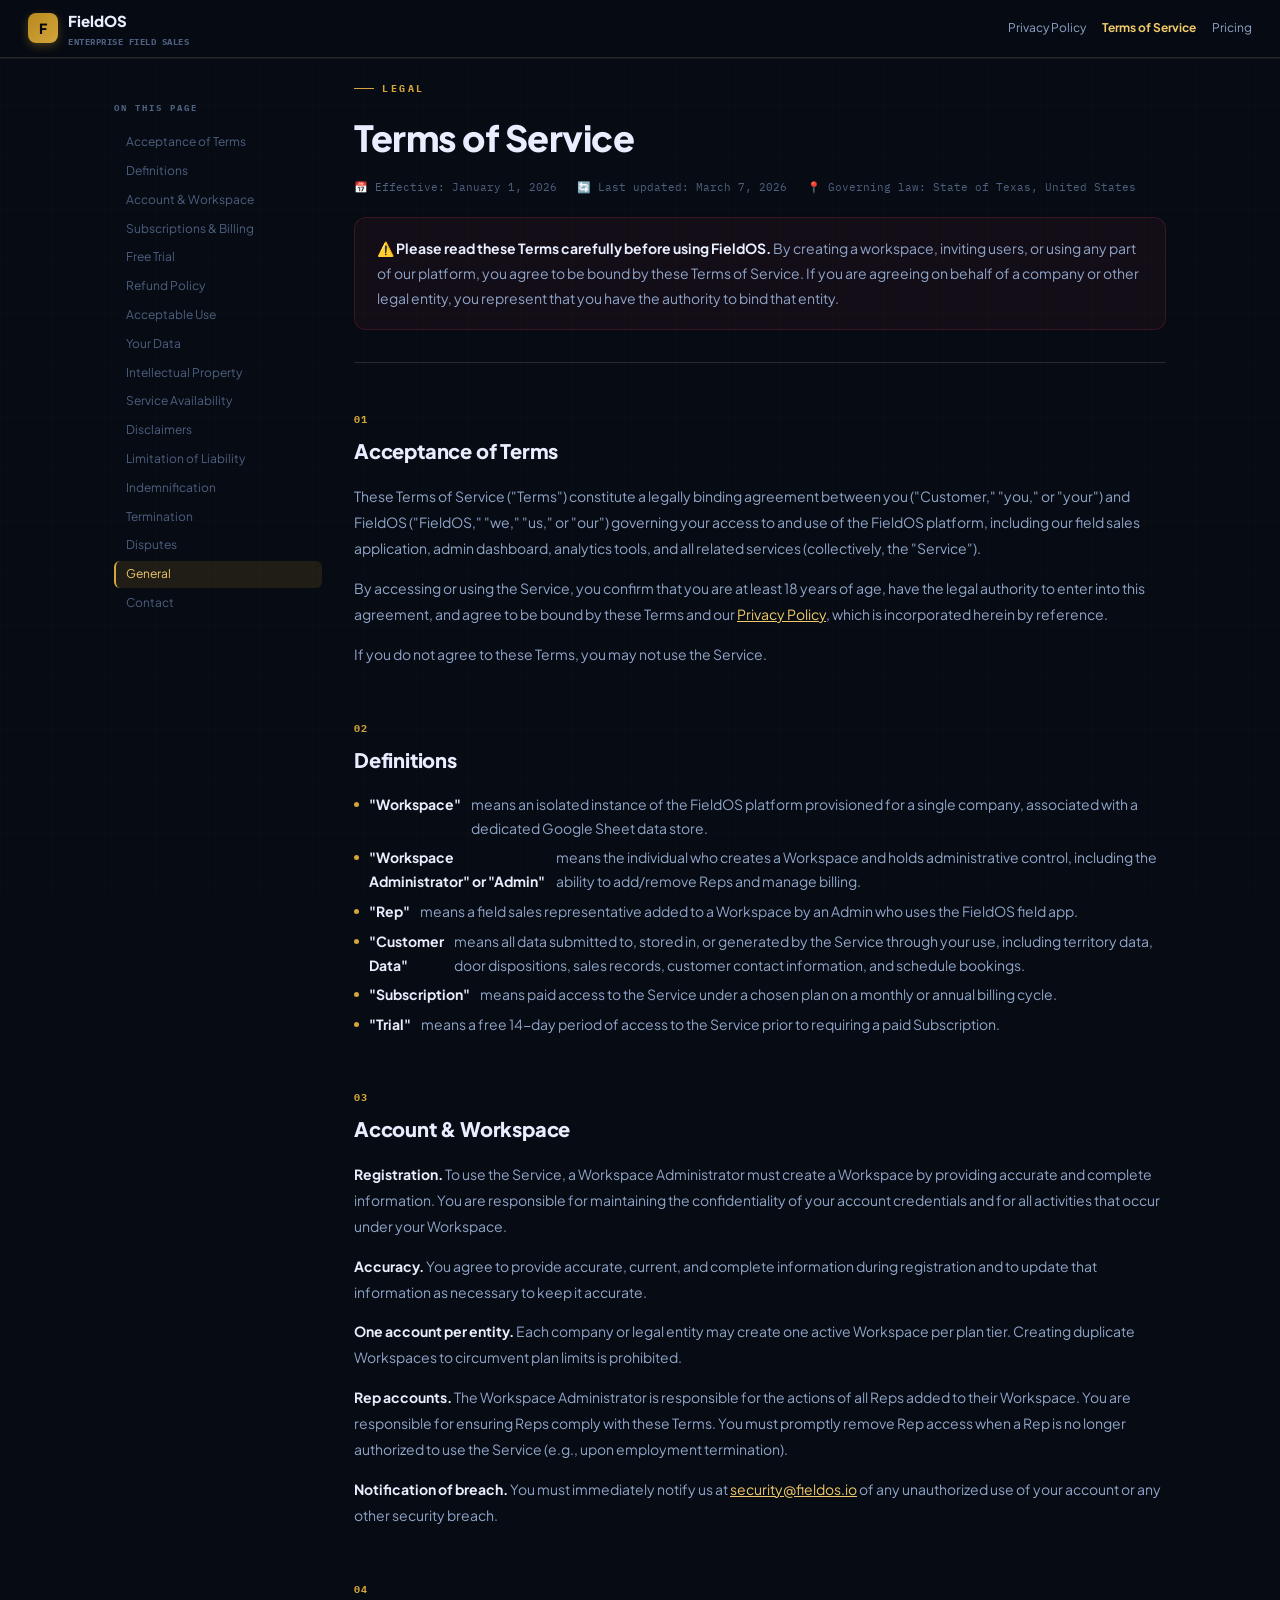
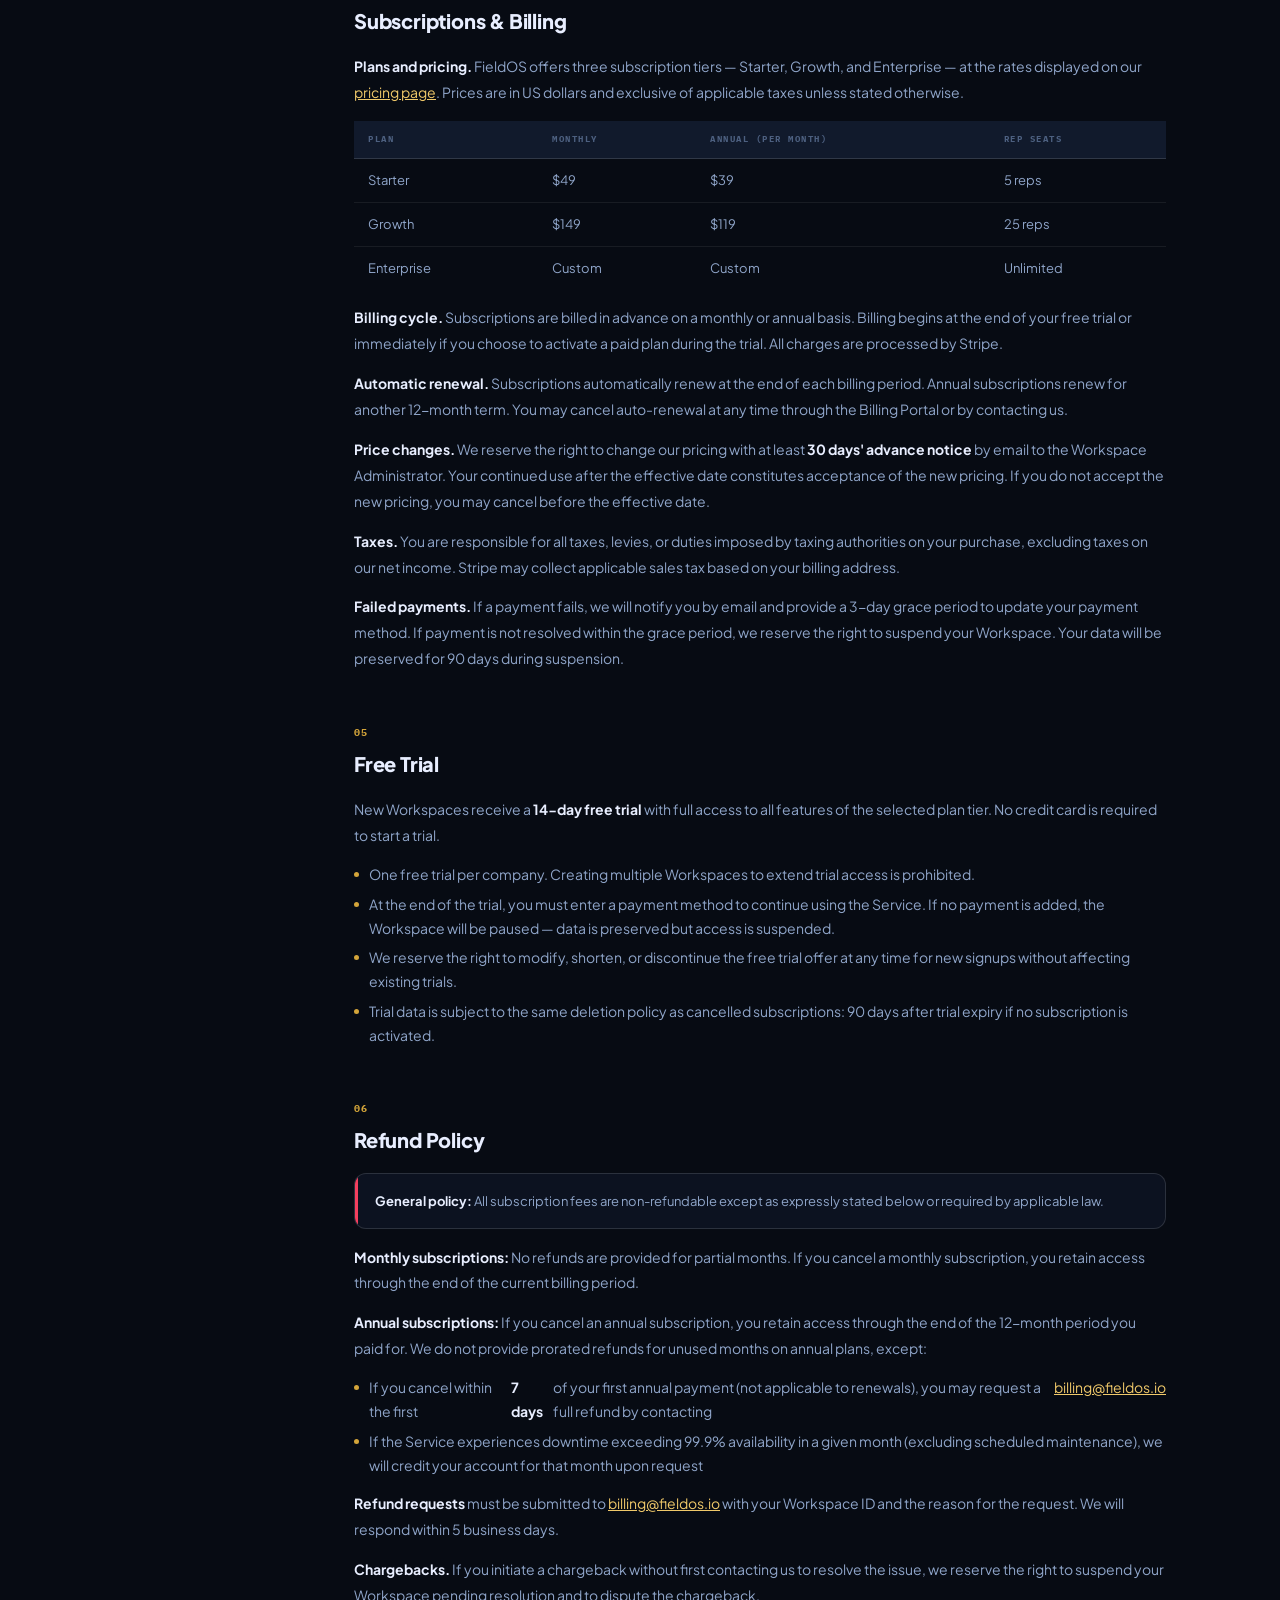
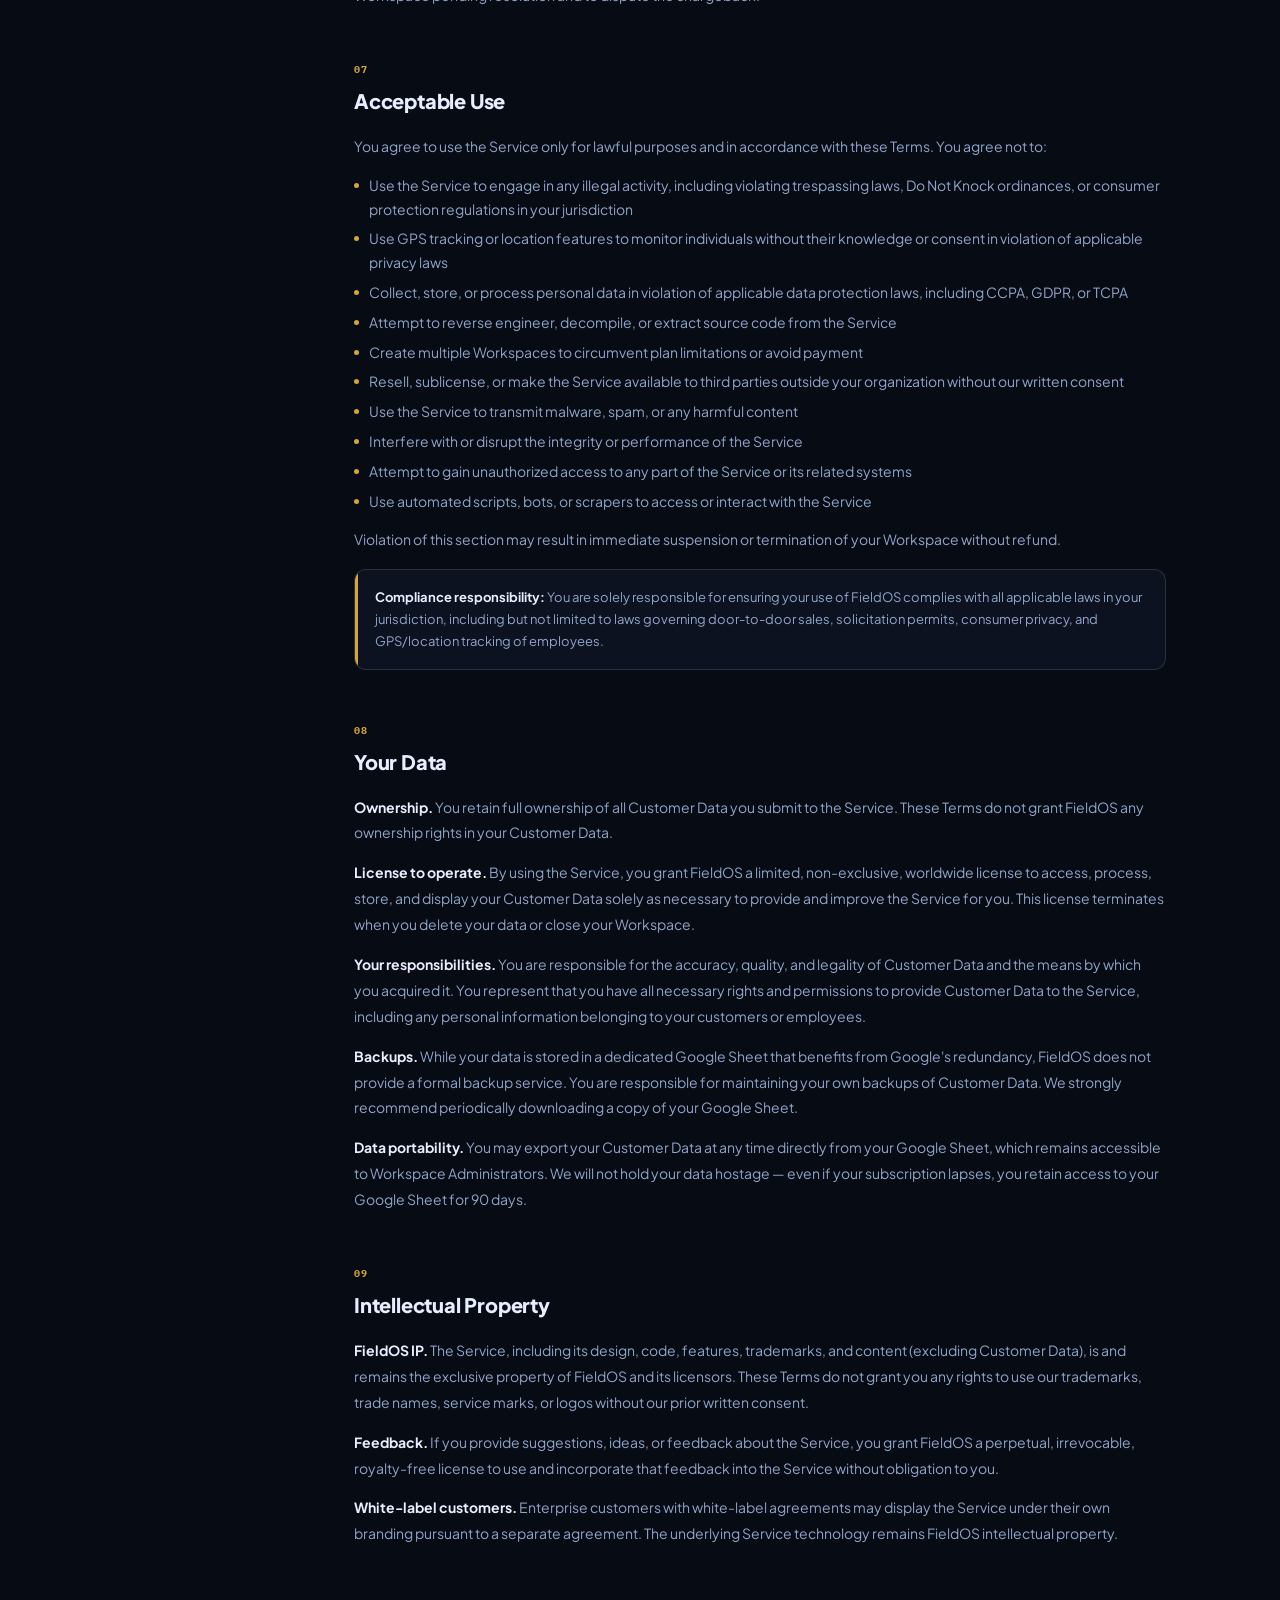
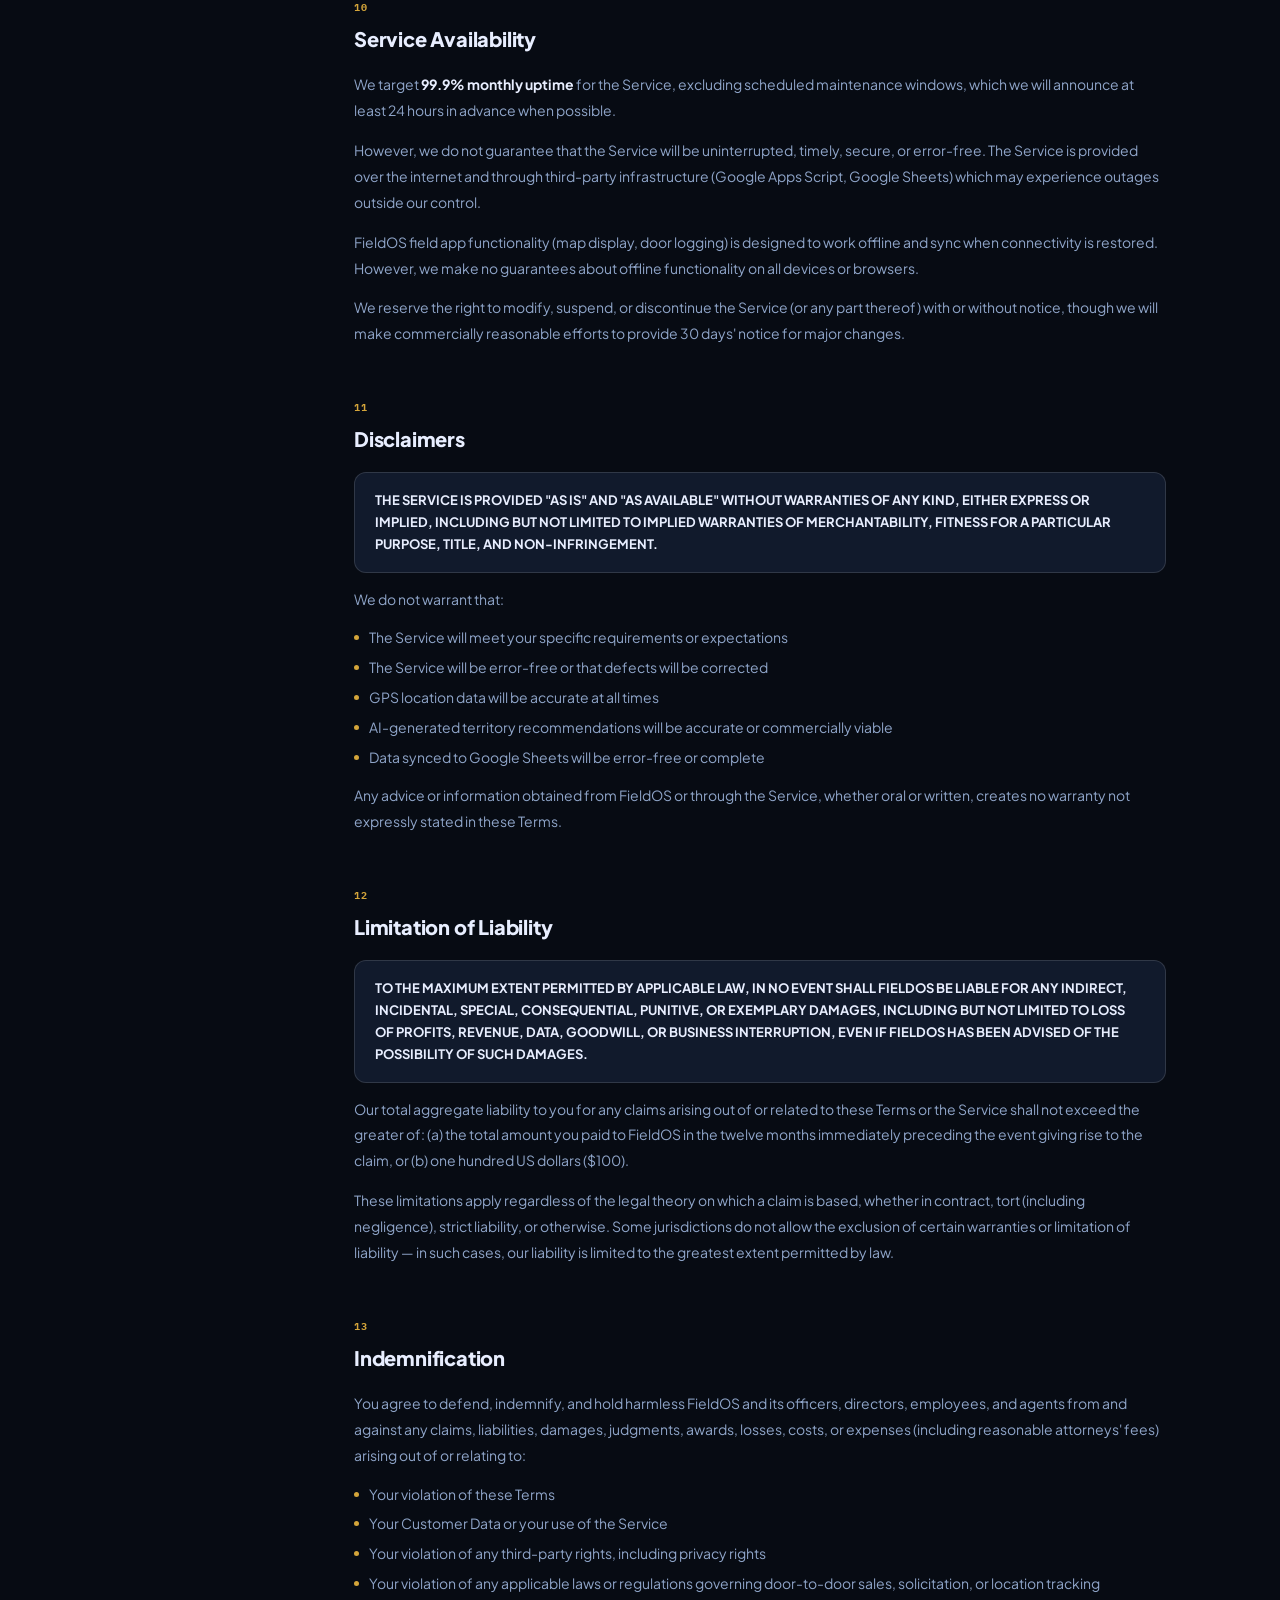
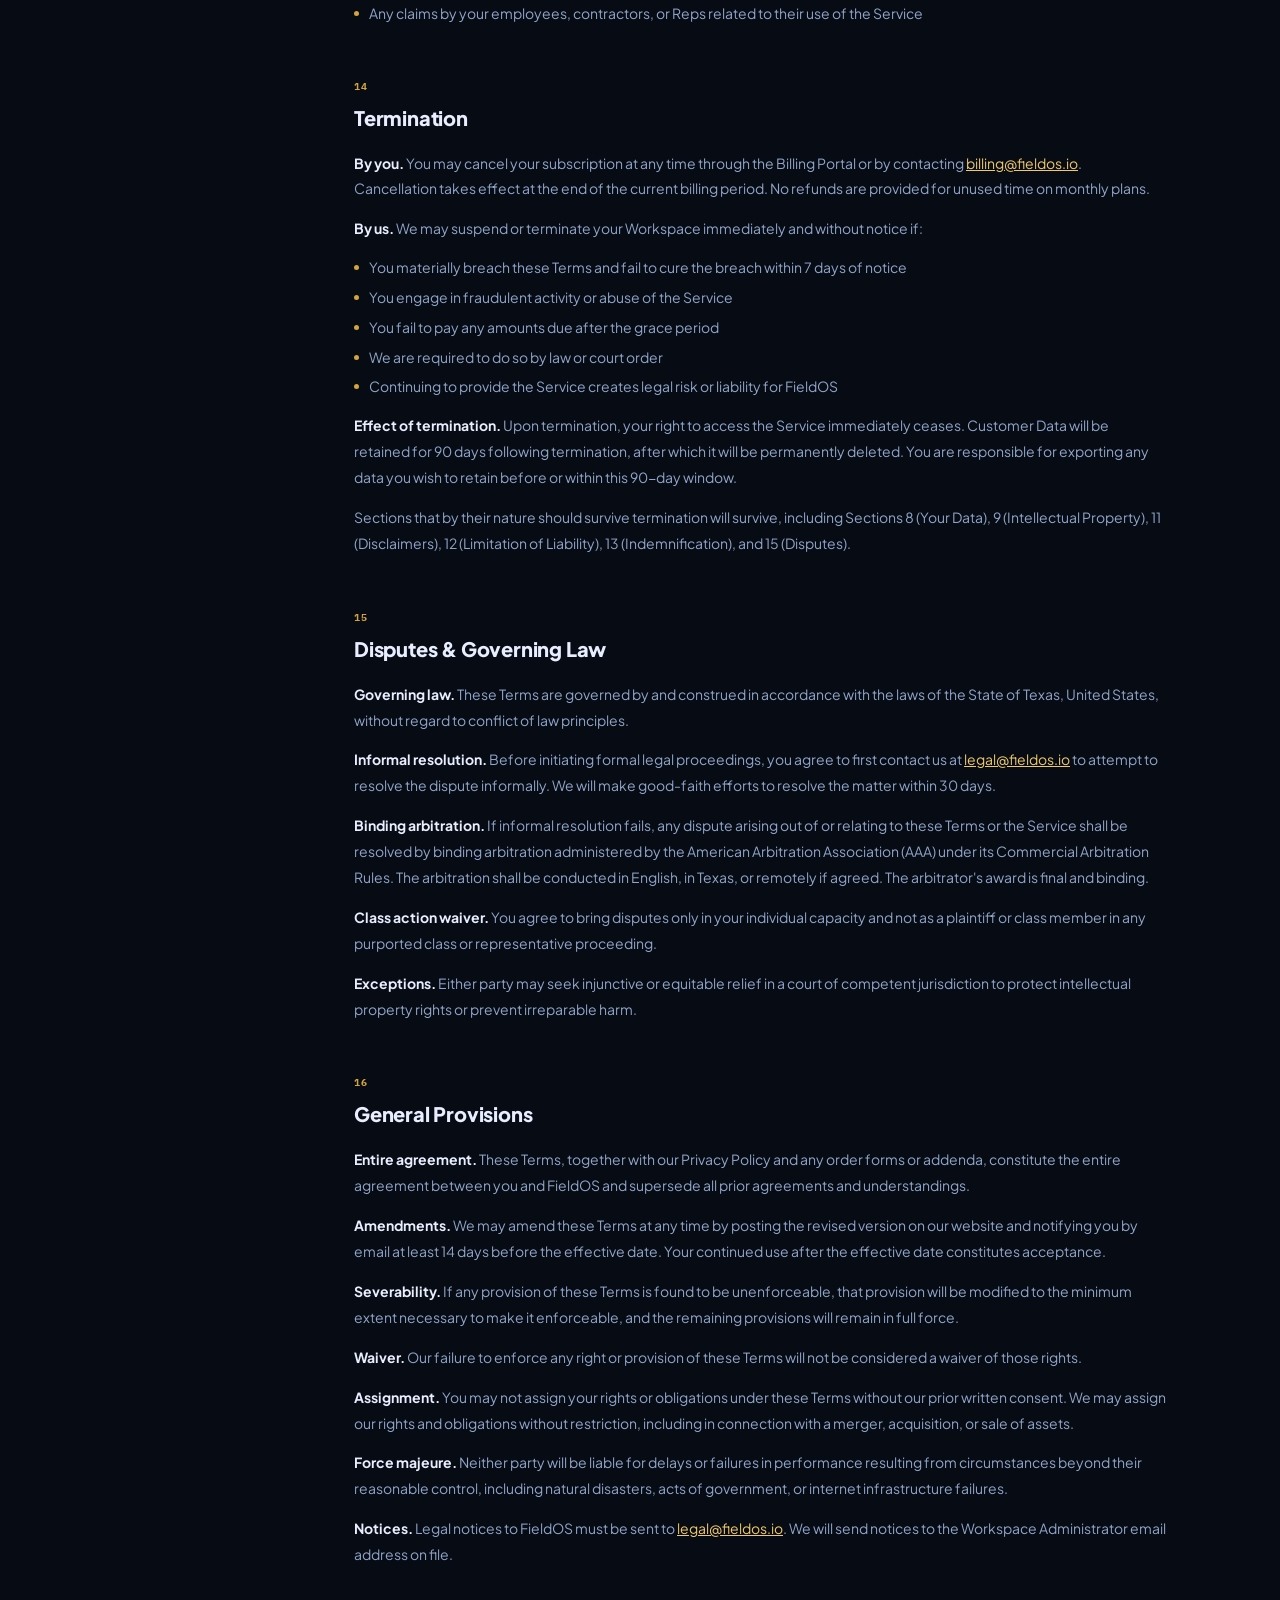
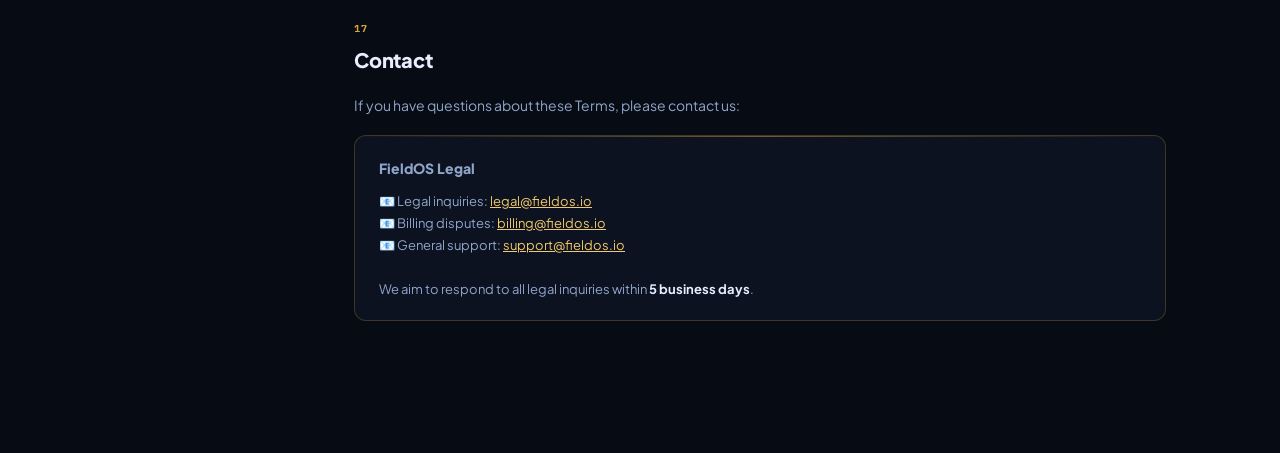
<file: terms.html>
<!DOCTYPE html>
<html lang="en">
<head>
<meta charset="UTF-8">
<meta name="viewport" content="width=device-width, initial-scale=1.0">
<title>Terms of Service — FieldOS</title>
<link rel="preconnect" href="https://fonts.googleapis.com">
<link href="https://fonts.googleapis.com/css2?family=Plus+Jakarta+Sans:wght@400;500;600;700;800&family=IBM+Plex+Mono:wght@400;500;600&display=swap" rel="stylesheet">
<style>
:root{--bg:#070b13;--surface:#0c1220;--s2:#111a2c;--border:rgba(255,255,255,.07);--border-s:rgba(255,255,255,.13);--gold:#d4a53a;--gold-dim:rgba(212,165,58,.12);--gold-t:#f0c96a;--gig:#2dd4bf;--danger:#f43f5e;--text:#e8eeff;--t2:#8fa5c9;--muted:#4d6080;--r:12px}
*{box-sizing:border-box;margin:0;padding:0}
html{scroll-behavior:smooth}
body{font-family:'Plus Jakarta Sans',sans-serif;background:var(--bg);color:var(--text);-webkit-font-smoothing:antialiased;line-height:1.7}
.bg-fixed{position:fixed;inset:0;z-index:0;pointer-events:none}
.bg-grid{position:absolute;inset:0;background-image:linear-gradient(rgba(212,165,58,.018) 1px,transparent 1px),linear-gradient(90deg,rgba(212,165,58,.018) 1px,transparent 1px);background-size:52px 52px}
#topbar{position:fixed;top:0;left:0;right:0;height:58px;display:flex;align-items:center;justify-content:space-between;padding:0 28px;background:rgba(7,11,19,.92);border-bottom:1px solid var(--border-s);backdrop-filter:blur(16px);z-index:100;box-shadow:0 1px 0 rgba(212,165,58,.08)}
.logo{display:flex;align-items:center;gap:10px;font-size:15px;font-weight:800;text-decoration:none;color:var(--text)}
.logo-mark{width:30px;height:30px;background:linear-gradient(135deg,#b8891e,var(--gold));border-radius:8px;display:flex;align-items:center;justify-content:center;font-size:14px;font-weight:900;color:#07090f;box-shadow:0 3px 10px rgba(212,165,58,.3)}
.logo-sub{font-size:9px;color:var(--muted);font-family:'IBM Plex Mono',monospace;letter-spacing:.5px;margin-top:1px}
.topbar-links{display:flex;gap:16px;font-size:12px}
.topbar-links a{color:var(--t2);text-decoration:none;transition:color .15s}
.topbar-links a:hover{color:var(--gold-t)}
.topbar-links a.active{color:var(--gold-t);font-weight:700}
.page-wrap{position:relative;z-index:1;display:grid;grid-template-columns:240px 1fr;gap:0;max-width:1100px;margin:0 auto;padding:80px 24px 80px;min-height:100vh}
.toc{position:sticky;top:80px;height:fit-content;padding:20px 0 20px 0;padding-right:32px}
.toc-label{font-size:9px;font-weight:700;text-transform:uppercase;letter-spacing:2px;color:var(--muted);font-family:'IBM Plex Mono',monospace;margin-bottom:14px}
.toc-list{display:flex;flex-direction:column;gap:2px}
.toc-item{font-size:12px;color:var(--muted);text-decoration:none;padding:5px 10px;border-radius:6px;transition:all .15s;border-left:2px solid transparent;line-height:1.4}
.toc-item:hover{color:var(--t2);background:rgba(255,255,255,.03)}
.toc-item.active{color:var(--gold-t);border-left-color:var(--gold);background:var(--gold-dim)}
.content{min-width:0}
.doc-header{margin-bottom:48px;padding-bottom:32px;border-bottom:1px solid var(--border-s)}
.doc-eyebrow{font-size:10px;font-weight:700;text-transform:uppercase;letter-spacing:2.5px;color:var(--gold);font-family:'IBM Plex Mono',monospace;margin-bottom:10px;display:flex;align-items:center;gap:8px}
.doc-eyebrow::before{content:'';width:20px;height:1px;background:var(--gold)}
.doc-title{font-size:36px;font-weight:800;letter-spacing:-.5px;margin-bottom:10px}
.doc-meta{display:flex;gap:20px;font-size:11px;color:var(--muted);font-family:'IBM Plex Mono',monospace;flex-wrap:wrap}
.doc-intro{margin-top:20px;font-size:14px;color:var(--t2);line-height:1.8;padding:18px 22px;background:rgba(244,63,94,.05);border:1px solid rgba(244,63,94,.18);border-radius:var(--r)}
.doc-section{margin-bottom:52px;scroll-margin-top:80px}
.section-num{font-size:10px;font-weight:700;font-family:'IBM Plex Mono',monospace;color:var(--gold);letter-spacing:1px;margin-bottom:6px}
.section-title{font-size:20px;font-weight:800;letter-spacing:-.2px;margin-bottom:16px;color:var(--text)}
.section-body{font-size:14px;color:var(--t2);line-height:1.85}
.section-body p{margin-bottom:14px}
.section-body p:last-child{margin-bottom:0}
.section-body strong{color:var(--text);font-weight:700}
.section-body a{color:var(--gold-t);text-decoration:underline}
.doc-list{margin:10px 0 14px 0;display:flex;flex-direction:column;gap:6px}
.doc-list li{font-size:14px;color:var(--t2);line-height:1.7;display:flex;align-items:flex-start;gap:10px;list-style:none}
.doc-list li::before{content:'';width:5px;height:5px;border-radius:50%;background:var(--gold);flex-shrink:0;margin-top:9px}
.info-box{background:var(--surface);border:1px solid var(--border-s);border-radius:var(--r);padding:16px 20px;margin:16px 0;font-size:13px;color:var(--t2);line-height:1.7;position:relative;overflow:hidden}
.info-box::before{content:'';position:absolute;left:0;top:0;bottom:0;width:3px;background:var(--gold)}
.info-box.danger::before{background:var(--danger)}
.info-box.teal::before{background:var(--gig)}
.info-box strong{color:var(--text)}
.doc-table{width:100%;border-collapse:collapse;margin:16px 0;font-size:13px}
.doc-table th{text-align:left;padding:10px 14px;font-size:9px;font-weight:700;text-transform:uppercase;letter-spacing:1.5px;color:var(--muted);font-family:'IBM Plex Mono',monospace;border-bottom:1px solid var(--border-s);background:var(--s2)}
.doc-table td{padding:11px 14px;border-bottom:1px solid var(--border);color:var(--t2);vertical-align:top;line-height:1.6}
.doc-table tr:last-child td{border-bottom:none}
.doc-table tr:hover td{background:rgba(255,255,255,.015)}
.contact-box{background:var(--surface);border:1px solid rgba(212,165,58,.25);border-radius:var(--r);padding:20px 24px;margin-top:16px;position:relative;overflow:hidden}
.contact-box::before{content:'';position:absolute;top:0;left:0;right:0;height:1px;background:linear-gradient(90deg,transparent,var(--gold),transparent);opacity:.5}
.contact-box h4{font-size:14px;font-weight:800;margin-bottom:8px}
.contact-box p{font-size:13px;color:var(--t2);line-height:1.7}
.contact-box a{color:var(--gold-t)}
.caps-warning{font-size:13px;font-weight:700;color:var(--text);line-height:1.7;background:var(--s2);border:1px solid var(--border-s);border-radius:var(--r);padding:16px 20px;margin:14px 0}
@media(max-width:800px){.page-wrap{grid-template-columns:1fr;padding:74px 20px 60px}.toc{display:none}.doc-title{font-size:28px}}
</style>
</head>
<body>
<div class="bg-fixed"><div class="bg-grid"></div></div>

<nav id="topbar">
  <a class="logo" href="landing.html">
    <div class="logo-mark">F</div>
    <div><div>FieldOS</div><div class="logo-sub">ENTERPRISE FIELD SALES</div></div>
  </a>
  <div class="topbar-links">
    <a href="privacy.html">Privacy Policy</a>
    <a href="terms.html" class="active">Terms of Service</a>
    <a href="landing.html#pricing">Pricing</a>
  </div>
</nav>

<div class="page-wrap">
  <aside class="toc">
    <div class="toc-label">On this page</div>
    <div class="toc-list">
      <a class="toc-item active" href="#acceptance">Acceptance of Terms</a>
      <a class="toc-item" href="#definitions">Definitions</a>
      <a class="toc-item" href="#account">Account & Workspace</a>
      <a class="toc-item" href="#subscriptions">Subscriptions & Billing</a>
      <a class="toc-item" href="#trial">Free Trial</a>
      <a class="toc-item" href="#refunds">Refund Policy</a>
      <a class="toc-item" href="#acceptable-use">Acceptable Use</a>
      <a class="toc-item" href="#your-data">Your Data</a>
      <a class="toc-item" href="#ip">Intellectual Property</a>
      <a class="toc-item" href="#availability">Service Availability</a>
      <a class="toc-item" href="#disclaimers">Disclaimers</a>
      <a class="toc-item" href="#liability">Limitation of Liability</a>
      <a class="toc-item" href="#indemnification">Indemnification</a>
      <a class="toc-item" href="#termination">Termination</a>
      <a class="toc-item" href="#disputes">Disputes</a>
      <a class="toc-item" href="#general">General</a>
      <a class="toc-item" href="#contact">Contact</a>
    </div>
  </aside>

  <main class="content">

    <div class="doc-header">
      <div class="doc-eyebrow">Legal</div>
      <h1 class="doc-title">Terms of Service</h1>
      <div class="doc-meta">
        <span>📅 Effective: January 1, 2026</span>
        <span>🔄 Last updated: March 7, 2026</span>
        <span>📍 Governing law: State of Texas, United States</span>
      </div>
      <div class="doc-intro">
        ⚠️ <strong style="color:var(--text)">Please read these Terms carefully before using FieldOS.</strong> By creating a workspace, inviting users, or using any part of our platform, you agree to be bound by these Terms of Service. If you are agreeing on behalf of a company or other legal entity, you represent that you have the authority to bind that entity.
      </div>
    </div>

    <!-- 1. ACCEPTANCE -->
    <div class="doc-section" id="acceptance">
      <div class="section-num">01</div>
      <h2 class="section-title">Acceptance of Terms</h2>
      <div class="section-body">
        <p>These Terms of Service ("Terms") constitute a legally binding agreement between you ("Customer," "you," or "your") and FieldOS ("FieldOS," "we," "us," or "our") governing your access to and use of the FieldOS platform, including our field sales application, admin dashboard, analytics tools, and all related services (collectively, the "Service").</p>
        <p>By accessing or using the Service, you confirm that you are at least 18 years of age, have the legal authority to enter into this agreement, and agree to be bound by these Terms and our <a href="privacy.html">Privacy Policy</a>, which is incorporated herein by reference.</p>
        <p>If you do not agree to these Terms, you may not use the Service.</p>
      </div>
    </div>

    <!-- 2. DEFINITIONS -->
    <div class="doc-section" id="definitions">
      <div class="section-num">02</div>
      <h2 class="section-title">Definitions</h2>
      <div class="section-body">
        <ul class="doc-list">
          <li><strong>"Workspace"</strong> means an isolated instance of the FieldOS platform provisioned for a single company, associated with a dedicated Google Sheet data store.</li>
          <li><strong>"Workspace Administrator" or "Admin"</strong> means the individual who creates a Workspace and holds administrative control, including the ability to add/remove Reps and manage billing.</li>
          <li><strong>"Rep"</strong> means a field sales representative added to a Workspace by an Admin who uses the FieldOS field app.</li>
          <li><strong>"Customer Data"</strong> means all data submitted to, stored in, or generated by the Service through your use, including territory data, door dispositions, sales records, customer contact information, and schedule bookings.</li>
          <li><strong>"Subscription"</strong> means paid access to the Service under a chosen plan on a monthly or annual billing cycle.</li>
          <li><strong>"Trial"</strong> means a free 14-day period of access to the Service prior to requiring a paid Subscription.</li>
        </ul>
      </div>
    </div>

    <!-- 3. ACCOUNT -->
    <div class="doc-section" id="account">
      <div class="section-num">03</div>
      <h2 class="section-title">Account &amp; Workspace</h2>
      <div class="section-body">
        <p><strong>Registration.</strong> To use the Service, a Workspace Administrator must create a Workspace by providing accurate and complete information. You are responsible for maintaining the confidentiality of your account credentials and for all activities that occur under your Workspace.</p>
        <p><strong>Accuracy.</strong> You agree to provide accurate, current, and complete information during registration and to update that information as necessary to keep it accurate.</p>
        <p><strong>One account per entity.</strong> Each company or legal entity may create one active Workspace per plan tier. Creating duplicate Workspaces to circumvent plan limits is prohibited.</p>
        <p><strong>Rep accounts.</strong> The Workspace Administrator is responsible for the actions of all Reps added to their Workspace. You are responsible for ensuring Reps comply with these Terms. You must promptly remove Rep access when a Rep is no longer authorized to use the Service (e.g., upon employment termination).</p>
        <p><strong>Notification of breach.</strong> You must immediately notify us at <a href="mailto:security@fieldos.io">security@fieldos.io</a> of any unauthorized use of your account or any other security breach.</p>
      </div>
    </div>

    <!-- 4. SUBSCRIPTIONS -->
    <div class="doc-section" id="subscriptions">
      <div class="section-num">04</div>
      <h2 class="section-title">Subscriptions &amp; Billing</h2>
      <div class="section-body">
        <p><strong>Plans and pricing.</strong> FieldOS offers three subscription tiers — Starter, Growth, and Enterprise — at the rates displayed on our <a href="landing.html#pricing">pricing page</a>. Prices are in US dollars and exclusive of applicable taxes unless stated otherwise.</p>

        <table class="doc-table">
          <thead><tr><th>Plan</th><th>Monthly</th><th>Annual (per month)</th><th>Rep Seats</th></tr></thead>
          <tbody>
            <tr><td>Starter</td><td>$49</td><td>$39</td><td>5 reps</td></tr>
            <tr><td>Growth</td><td>$149</td><td>$119</td><td>25 reps</td></tr>
            <tr><td>Enterprise</td><td>Custom</td><td>Custom</td><td>Unlimited</td></tr>
          </tbody>
        </table>

        <p><strong>Billing cycle.</strong> Subscriptions are billed in advance on a monthly or annual basis. Billing begins at the end of your free trial or immediately if you choose to activate a paid plan during the trial. All charges are processed by Stripe.</p>
        <p><strong>Automatic renewal.</strong> Subscriptions automatically renew at the end of each billing period. Annual subscriptions renew for another 12-month term. You may cancel auto-renewal at any time through the Billing Portal or by contacting us.</p>
        <p><strong>Price changes.</strong> We reserve the right to change our pricing with at least <strong>30 days' advance notice</strong> by email to the Workspace Administrator. Your continued use after the effective date constitutes acceptance of the new pricing. If you do not accept the new pricing, you may cancel before the effective date.</p>
        <p><strong>Taxes.</strong> You are responsible for all taxes, levies, or duties imposed by taxing authorities on your purchase, excluding taxes on our net income. Stripe may collect applicable sales tax based on your billing address.</p>
        <p><strong>Failed payments.</strong> If a payment fails, we will notify you by email and provide a 3-day grace period to update your payment method. If payment is not resolved within the grace period, we reserve the right to suspend your Workspace. Your data will be preserved for 90 days during suspension.</p>
      </div>
    </div>

    <!-- 5. TRIAL -->
    <div class="doc-section" id="trial">
      <div class="section-num">05</div>
      <h2 class="section-title">Free Trial</h2>
      <div class="section-body">
        <p>New Workspaces receive a <strong>14-day free trial</strong> with full access to all features of the selected plan tier. No credit card is required to start a trial.</p>
        <ul class="doc-list">
          <li>One free trial per company. Creating multiple Workspaces to extend trial access is prohibited.</li>
          <li>At the end of the trial, you must enter a payment method to continue using the Service. If no payment is added, the Workspace will be paused — data is preserved but access is suspended.</li>
          <li>We reserve the right to modify, shorten, or discontinue the free trial offer at any time for new signups without affecting existing trials.</li>
          <li>Trial data is subject to the same deletion policy as cancelled subscriptions: 90 days after trial expiry if no subscription is activated.</li>
        </ul>
      </div>
    </div>

    <!-- 6. REFUNDS -->
    <div class="doc-section" id="refunds">
      <div class="section-num">06</div>
      <h2 class="section-title">Refund Policy</h2>
      <div class="section-body">
        <div class="info-box danger">
          <strong>General policy:</strong> All subscription fees are non-refundable except as expressly stated below or required by applicable law.
        </div>
        <p><strong>Monthly subscriptions:</strong> No refunds are provided for partial months. If you cancel a monthly subscription, you retain access through the end of the current billing period.</p>
        <p><strong>Annual subscriptions:</strong> If you cancel an annual subscription, you retain access through the end of the 12-month period you paid for. We do not provide prorated refunds for unused months on annual plans, except:</p>
        <ul class="doc-list">
          <li>If you cancel within the first <strong>7 days</strong> of your first annual payment (not applicable to renewals), you may request a full refund by contacting <a href="mailto:billing@fieldos.io">billing@fieldos.io</a></li>
          <li>If the Service experiences downtime exceeding 99.9% availability in a given month (excluding scheduled maintenance), we will credit your account for that month upon request</li>
        </ul>
        <p><strong>Refund requests</strong> must be submitted to <a href="mailto:billing@fieldos.io">billing@fieldos.io</a> with your Workspace ID and the reason for the request. We will respond within 5 business days.</p>
        <p><strong>Chargebacks.</strong> If you initiate a chargeback without first contacting us to resolve the issue, we reserve the right to suspend your Workspace pending resolution and to dispute the chargeback.</p>
      </div>
    </div>

    <!-- 7. ACCEPTABLE USE -->
    <div class="doc-section" id="acceptable-use">
      <div class="section-num">07</div>
      <h2 class="section-title">Acceptable Use</h2>
      <div class="section-body">
        <p>You agree to use the Service only for lawful purposes and in accordance with these Terms. You agree not to:</p>
        <ul class="doc-list">
          <li>Use the Service to engage in any illegal activity, including violating trespassing laws, Do Not Knock ordinances, or consumer protection regulations in your jurisdiction</li>
          <li>Use GPS tracking or location features to monitor individuals without their knowledge or consent in violation of applicable privacy laws</li>
          <li>Collect, store, or process personal data in violation of applicable data protection laws, including CCPA, GDPR, or TCPA</li>
          <li>Attempt to reverse engineer, decompile, or extract source code from the Service</li>
          <li>Create multiple Workspaces to circumvent plan limitations or avoid payment</li>
          <li>Resell, sublicense, or make the Service available to third parties outside your organization without our written consent</li>
          <li>Use the Service to transmit malware, spam, or any harmful content</li>
          <li>Interfere with or disrupt the integrity or performance of the Service</li>
          <li>Attempt to gain unauthorized access to any part of the Service or its related systems</li>
          <li>Use automated scripts, bots, or scrapers to access or interact with the Service</li>
        </ul>
        <p>Violation of this section may result in immediate suspension or termination of your Workspace without refund.</p>
        <div class="info-box">
          <strong>Compliance responsibility:</strong> You are solely responsible for ensuring your use of FieldOS complies with all applicable laws in your jurisdiction, including but not limited to laws governing door-to-door sales, solicitation permits, consumer privacy, and GPS/location tracking of employees.
        </div>
      </div>
    </div>

    <!-- 8. YOUR DATA -->
    <div class="doc-section" id="your-data">
      <div class="section-num">08</div>
      <h2 class="section-title">Your Data</h2>
      <div class="section-body">
        <p><strong>Ownership.</strong> You retain full ownership of all Customer Data you submit to the Service. These Terms do not grant FieldOS any ownership rights in your Customer Data.</p>
        <p><strong>License to operate.</strong> By using the Service, you grant FieldOS a limited, non-exclusive, worldwide license to access, process, store, and display your Customer Data solely as necessary to provide and improve the Service for you. This license terminates when you delete your data or close your Workspace.</p>
        <p><strong>Your responsibilities.</strong> You are responsible for the accuracy, quality, and legality of Customer Data and the means by which you acquired it. You represent that you have all necessary rights and permissions to provide Customer Data to the Service, including any personal information belonging to your customers or employees.</p>
        <p><strong>Backups.</strong> While your data is stored in a dedicated Google Sheet that benefits from Google's redundancy, FieldOS does not provide a formal backup service. You are responsible for maintaining your own backups of Customer Data. We strongly recommend periodically downloading a copy of your Google Sheet.</p>
        <p><strong>Data portability.</strong> You may export your Customer Data at any time directly from your Google Sheet, which remains accessible to Workspace Administrators. We will not hold your data hostage — even if your subscription lapses, you retain access to your Google Sheet for 90 days.</p>
      </div>
    </div>

    <!-- 9. IP -->
    <div class="doc-section" id="ip">
      <div class="section-num">09</div>
      <h2 class="section-title">Intellectual Property</h2>
      <div class="section-body">
        <p><strong>FieldOS IP.</strong> The Service, including its design, code, features, trademarks, and content (excluding Customer Data), is and remains the exclusive property of FieldOS and its licensors. These Terms do not grant you any rights to use our trademarks, trade names, service marks, or logos without our prior written consent.</p>
        <p><strong>Feedback.</strong> If you provide suggestions, ideas, or feedback about the Service, you grant FieldOS a perpetual, irrevocable, royalty-free license to use and incorporate that feedback into the Service without obligation to you.</p>
        <p><strong>White-label customers.</strong> Enterprise customers with white-label agreements may display the Service under their own branding pursuant to a separate agreement. The underlying Service technology remains FieldOS intellectual property.</p>
      </div>
    </div>

    <!-- 10. AVAILABILITY -->
    <div class="doc-section" id="availability">
      <div class="section-num">10</div>
      <h2 class="section-title">Service Availability</h2>
      <div class="section-body">
        <p>We target <strong>99.9% monthly uptime</strong> for the Service, excluding scheduled maintenance windows, which we will announce at least 24 hours in advance when possible.</p>
        <p>However, we do not guarantee that the Service will be uninterrupted, timely, secure, or error-free. The Service is provided over the internet and through third-party infrastructure (Google Apps Script, Google Sheets) which may experience outages outside our control.</p>
        <p>FieldOS field app functionality (map display, door logging) is designed to work offline and sync when connectivity is restored. However, we make no guarantees about offline functionality on all devices or browsers.</p>
        <p>We reserve the right to modify, suspend, or discontinue the Service (or any part thereof) with or without notice, though we will make commercially reasonable efforts to provide 30 days' notice for major changes.</p>
      </div>
    </div>

    <!-- 11. DISCLAIMERS -->
    <div class="doc-section" id="disclaimers">
      <div class="section-num">11</div>
      <h2 class="section-title">Disclaimers</h2>
      <div class="section-body">
        <div class="caps-warning">THE SERVICE IS PROVIDED "AS IS" AND "AS AVAILABLE" WITHOUT WARRANTIES OF ANY KIND, EITHER EXPRESS OR IMPLIED, INCLUDING BUT NOT LIMITED TO IMPLIED WARRANTIES OF MERCHANTABILITY, FITNESS FOR A PARTICULAR PURPOSE, TITLE, AND NON-INFRINGEMENT.</div>
        <p>We do not warrant that:</p>
        <ul class="doc-list">
          <li>The Service will meet your specific requirements or expectations</li>
          <li>The Service will be error-free or that defects will be corrected</li>
          <li>GPS location data will be accurate at all times</li>
          <li>AI-generated territory recommendations will be accurate or commercially viable</li>
          <li>Data synced to Google Sheets will be error-free or complete</li>
        </ul>
        <p>Any advice or information obtained from FieldOS or through the Service, whether oral or written, creates no warranty not expressly stated in these Terms.</p>
      </div>
    </div>

    <!-- 12. LIABILITY -->
    <div class="doc-section" id="liability">
      <div class="section-num">12</div>
      <h2 class="section-title">Limitation of Liability</h2>
      <div class="section-body">
        <div class="caps-warning">TO THE MAXIMUM EXTENT PERMITTED BY APPLICABLE LAW, IN NO EVENT SHALL FIELDOS BE LIABLE FOR ANY INDIRECT, INCIDENTAL, SPECIAL, CONSEQUENTIAL, PUNITIVE, OR EXEMPLARY DAMAGES, INCLUDING BUT NOT LIMITED TO LOSS OF PROFITS, REVENUE, DATA, GOODWILL, OR BUSINESS INTERRUPTION, EVEN IF FIELDOS HAS BEEN ADVISED OF THE POSSIBILITY OF SUCH DAMAGES.</div>
        <p>Our total aggregate liability to you for any claims arising out of or related to these Terms or the Service shall not exceed the greater of: (a) the total amount you paid to FieldOS in the twelve months immediately preceding the event giving rise to the claim, or (b) one hundred US dollars ($100).</p>
        <p>These limitations apply regardless of the legal theory on which a claim is based, whether in contract, tort (including negligence), strict liability, or otherwise. Some jurisdictions do not allow the exclusion of certain warranties or limitation of liability — in such cases, our liability is limited to the greatest extent permitted by law.</p>
      </div>
    </div>

    <!-- 13. INDEMNIFICATION -->
    <div class="doc-section" id="indemnification">
      <div class="section-num">13</div>
      <h2 class="section-title">Indemnification</h2>
      <div class="section-body">
        <p>You agree to defend, indemnify, and hold harmless FieldOS and its officers, directors, employees, and agents from and against any claims, liabilities, damages, judgments, awards, losses, costs, or expenses (including reasonable attorneys' fees) arising out of or relating to:</p>
        <ul class="doc-list">
          <li>Your violation of these Terms</li>
          <li>Your Customer Data or your use of the Service</li>
          <li>Your violation of any third-party rights, including privacy rights</li>
          <li>Your violation of any applicable laws or regulations governing door-to-door sales, solicitation, or location tracking</li>
          <li>Any claims by your employees, contractors, or Reps related to their use of the Service</li>
        </ul>
      </div>
    </div>

    <!-- 14. TERMINATION -->
    <div class="doc-section" id="termination">
      <div class="section-num">14</div>
      <h2 class="section-title">Termination</h2>
      <div class="section-body">
        <p><strong>By you.</strong> You may cancel your subscription at any time through the Billing Portal or by contacting <a href="mailto:billing@fieldos.io">billing@fieldos.io</a>. Cancellation takes effect at the end of the current billing period. No refunds are provided for unused time on monthly plans.</p>
        <p><strong>By us.</strong> We may suspend or terminate your Workspace immediately and without notice if:</p>
        <ul class="doc-list">
          <li>You materially breach these Terms and fail to cure the breach within 7 days of notice</li>
          <li>You engage in fraudulent activity or abuse of the Service</li>
          <li>You fail to pay any amounts due after the grace period</li>
          <li>We are required to do so by law or court order</li>
          <li>Continuing to provide the Service creates legal risk or liability for FieldOS</li>
        </ul>
        <p><strong>Effect of termination.</strong> Upon termination, your right to access the Service immediately ceases. Customer Data will be retained for 90 days following termination, after which it will be permanently deleted. You are responsible for exporting any data you wish to retain before or within this 90-day window.</p>
        <p>Sections that by their nature should survive termination will survive, including Sections 8 (Your Data), 9 (Intellectual Property), 11 (Disclaimers), 12 (Limitation of Liability), 13 (Indemnification), and 15 (Disputes).</p>
      </div>
    </div>

    <!-- 15. DISPUTES -->
    <div class="doc-section" id="disputes">
      <div class="section-num">15</div>
      <h2 class="section-title">Disputes &amp; Governing Law</h2>
      <div class="section-body">
        <p><strong>Governing law.</strong> These Terms are governed by and construed in accordance with the laws of the State of Texas, United States, without regard to conflict of law principles.</p>
        <p><strong>Informal resolution.</strong> Before initiating formal legal proceedings, you agree to first contact us at <a href="mailto:legal@fieldos.io">legal@fieldos.io</a> to attempt to resolve the dispute informally. We will make good-faith efforts to resolve the matter within 30 days.</p>
        <p><strong>Binding arbitration.</strong> If informal resolution fails, any dispute arising out of or relating to these Terms or the Service shall be resolved by binding arbitration administered by the American Arbitration Association (AAA) under its Commercial Arbitration Rules. The arbitration shall be conducted in English, in Texas, or remotely if agreed. The arbitrator's award is final and binding.</p>
        <p><strong>Class action waiver.</strong> You agree to bring disputes only in your individual capacity and not as a plaintiff or class member in any purported class or representative proceeding.</p>
        <p><strong>Exceptions.</strong> Either party may seek injunctive or equitable relief in a court of competent jurisdiction to protect intellectual property rights or prevent irreparable harm.</p>
      </div>
    </div>

    <!-- 16. GENERAL -->
    <div class="doc-section" id="general">
      <div class="section-num">16</div>
      <h2 class="section-title">General Provisions</h2>
      <div class="section-body">
        <p><strong>Entire agreement.</strong> These Terms, together with our Privacy Policy and any order forms or addenda, constitute the entire agreement between you and FieldOS and supersede all prior agreements and understandings.</p>
        <p><strong>Amendments.</strong> We may amend these Terms at any time by posting the revised version on our website and notifying you by email at least 14 days before the effective date. Your continued use after the effective date constitutes acceptance.</p>
        <p><strong>Severability.</strong> If any provision of these Terms is found to be unenforceable, that provision will be modified to the minimum extent necessary to make it enforceable, and the remaining provisions will remain in full force.</p>
        <p><strong>Waiver.</strong> Our failure to enforce any right or provision of these Terms will not be considered a waiver of those rights.</p>
        <p><strong>Assignment.</strong> You may not assign your rights or obligations under these Terms without our prior written consent. We may assign our rights and obligations without restriction, including in connection with a merger, acquisition, or sale of assets.</p>
        <p><strong>Force majeure.</strong> Neither party will be liable for delays or failures in performance resulting from circumstances beyond their reasonable control, including natural disasters, acts of government, or internet infrastructure failures.</p>
        <p><strong>Notices.</strong> Legal notices to FieldOS must be sent to <a href="mailto:legal@fieldos.io">legal@fieldos.io</a>. We will send notices to the Workspace Administrator email address on file.</p>
      </div>
    </div>

    <!-- 17. CONTACT -->
    <div class="doc-section" id="contact">
      <div class="section-num">17</div>
      <h2 class="section-title">Contact</h2>
      <div class="section-body">
        <p>If you have questions about these Terms, please contact us:</p>
        <div class="contact-box">
          <h4>FieldOS Legal</h4>
          <p>
            📧 Legal inquiries: <a href="mailto:legal@fieldos.io">legal@fieldos.io</a><br>
            📧 Billing disputes: <a href="mailto:billing@fieldos.io">billing@fieldos.io</a><br>
            📧 General support: <a href="mailto:support@fieldos.io">support@fieldos.io</a><br><br>
            We aim to respond to all legal inquiries within <strong>5 business days</strong>.
          </p>
        </div>
      </div>
    </div>

  </main>
</div>

<script>
const sections = document.querySelectorAll('.doc-section');
const tocItems = document.querySelectorAll('.toc-item');
const observer = new IntersectionObserver(entries => {
  entries.forEach(e => {
    if (e.isIntersecting) {
      tocItems.forEach(t => t.classList.remove('active'));
      const match = document.querySelector(`.toc-item[href="#${e.target.id}"]`);
      if (match) match.classList.add('active');
    }
  });
}, { rootMargin:'-20% 0px -70% 0px' });
sections.forEach(s => observer.observe(s));
</script>
</body>
</html>
</file>
